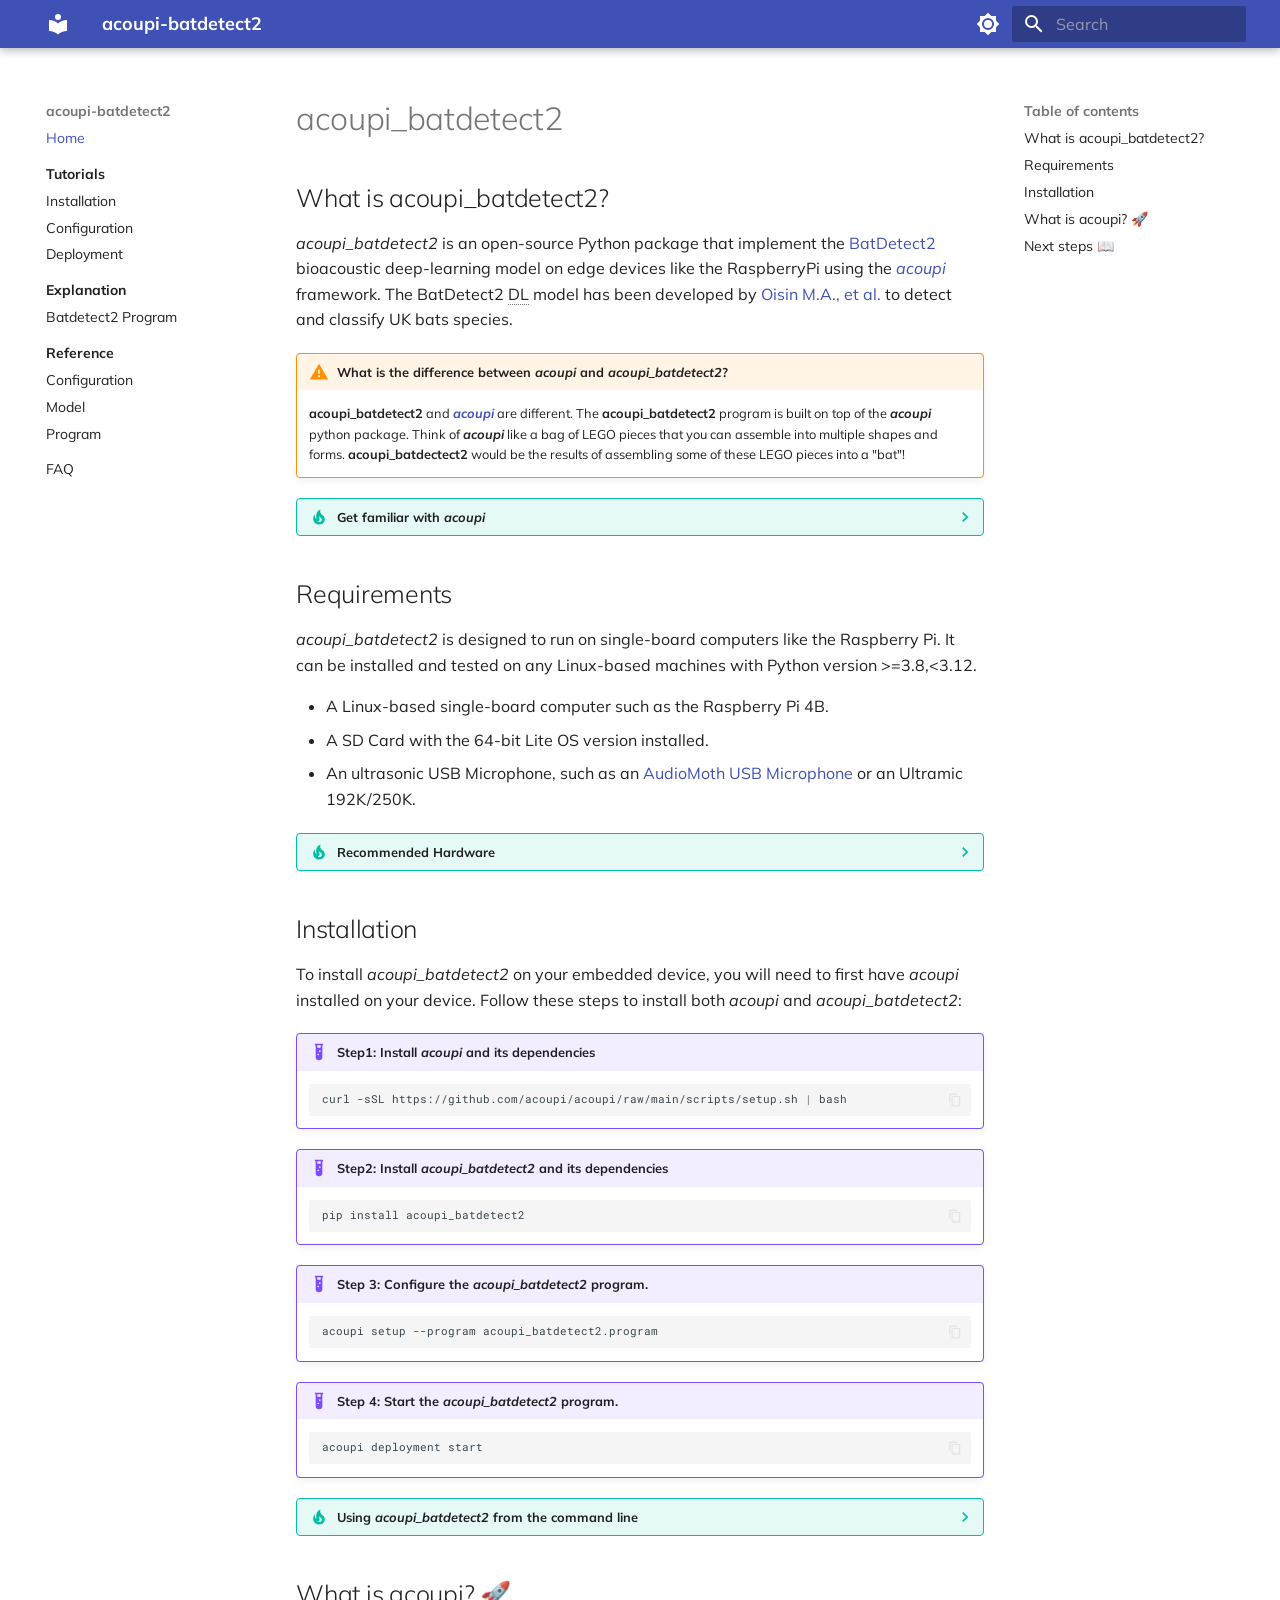
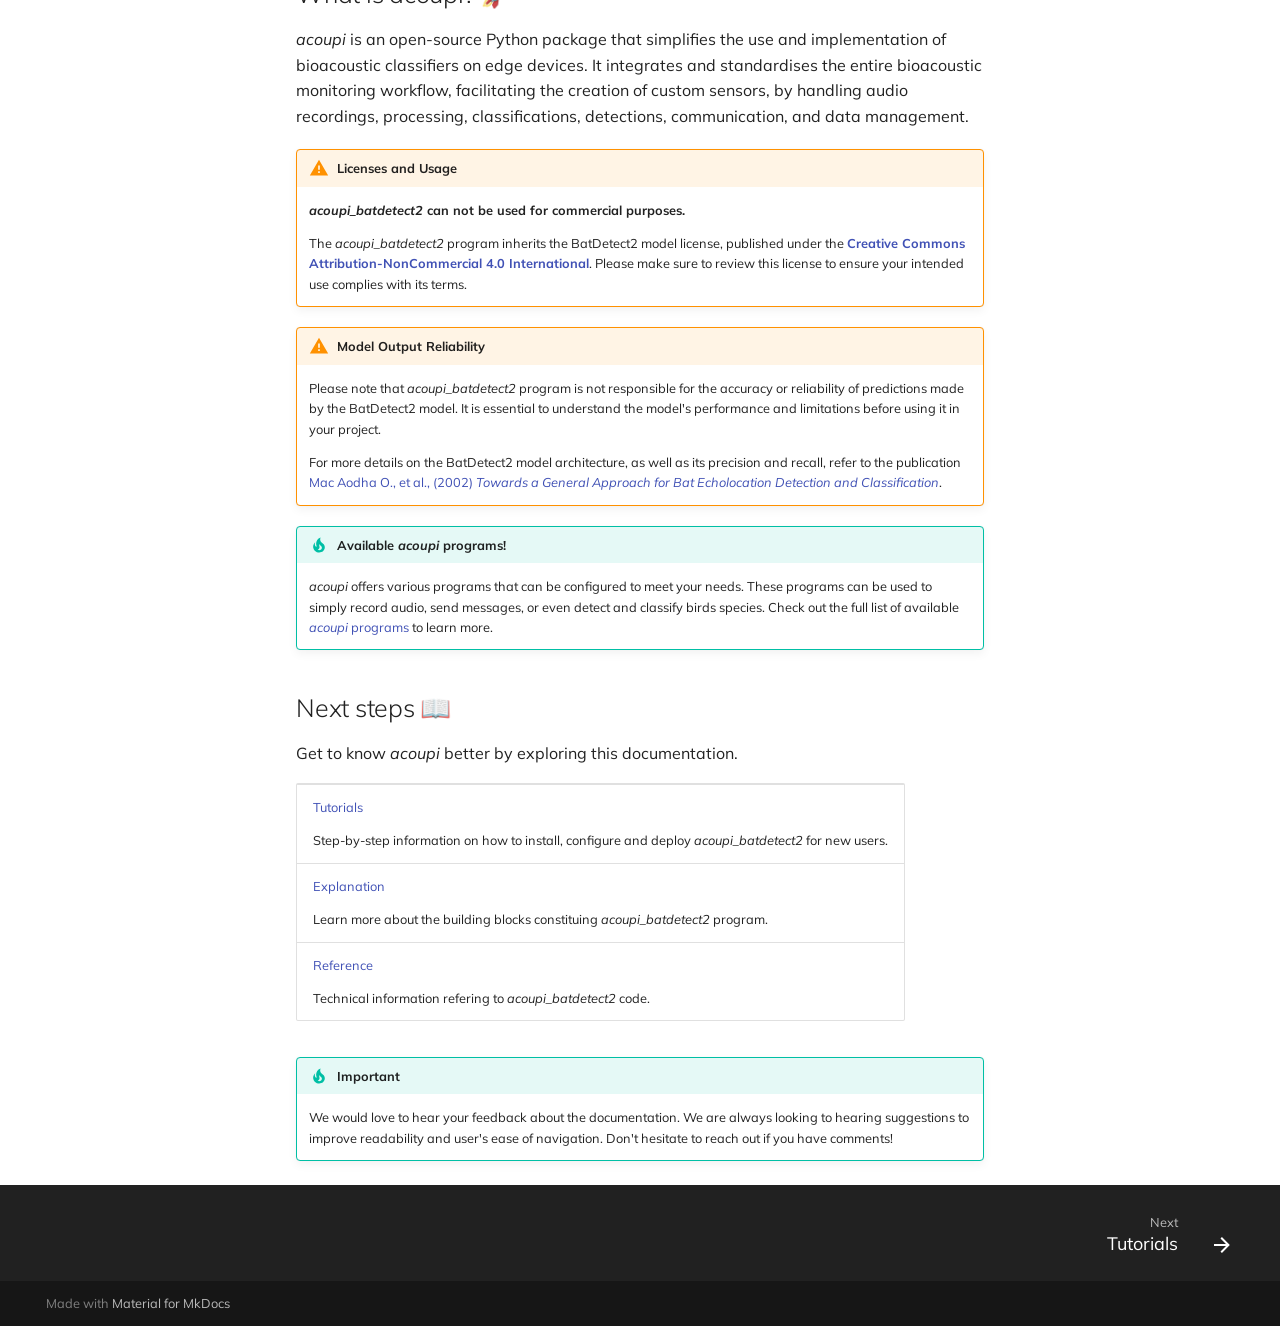
<file: index.html>
<!doctype html>
<html lang="en" class="no-js">
  <head>
    
      <meta charset="utf-8">
      <meta name="viewport" content="width=device-width,initial-scale=1">
      
      
      
        <link rel="canonical" href="https://acoupi.github.io/acoupi-batdetect2/">
      
      
      
        <link rel="next" href="tutorials/">
      
      
      <link rel="icon" href="assets/favicon.svg">
      <meta name="generator" content="mkdocs-1.6.1, mkdocs-material-9.5.42">
    
    
      
        <title>acoupi-batdetect2</title>
      
    
    
      <link rel="stylesheet" href="assets/stylesheets/main.0253249f.min.css">
      
        
        <link rel="stylesheet" href="assets/stylesheets/palette.06af60db.min.css">
      
      


    
    
      
    
    
      
        
        
        <link rel="preconnect" href="https://fonts.gstatic.com" crossorigin>
        <link rel="stylesheet" href="https://fonts.googleapis.com/css?family=Mulish:300,300i,400,400i,700,700i%7CRoboto+Mono:400,400i,700,700i&display=fallback">
        <style>:root{--md-text-font:"Mulish";--md-code-font:"Roboto Mono"}</style>
      
    
    
      <link rel="stylesheet" href="assets/_mkdocstrings.css">
    
      <link rel="stylesheet" href="css/style.css">
    
    <script>__md_scope=new URL(".",location),__md_hash=e=>[...e].reduce(((e,_)=>(e<<5)-e+_.charCodeAt(0)),0),__md_get=(e,_=localStorage,t=__md_scope)=>JSON.parse(_.getItem(t.pathname+"."+e)),__md_set=(e,_,t=localStorage,a=__md_scope)=>{try{t.setItem(a.pathname+"."+e,JSON.stringify(_))}catch(e){}}</script>
    
      

    
    
    
  </head>
  
  
    
    
      
    
    
    
    
    <body dir="ltr" data-md-color-scheme="default" data-md-color-primary="indigo" data-md-color-accent="indigo">
  
    
    <input class="md-toggle" data-md-toggle="drawer" type="checkbox" id="__drawer" autocomplete="off">
    <input class="md-toggle" data-md-toggle="search" type="checkbox" id="__search" autocomplete="off">
    <label class="md-overlay" for="__drawer"></label>
    <div data-md-component="skip">
      
        
        <a href="#acoupi_batdetect2" class="md-skip">
          Skip to content
        </a>
      
    </div>
    <div data-md-component="announce">
      
    </div>
    
    
      

  

<header class="md-header md-header--shadow" data-md-component="header">
  <nav class="md-header__inner md-grid" aria-label="Header">
    <a href="." title="acoupi-batdetect2" class="md-header__button md-logo" aria-label="acoupi-batdetect2" data-md-component="logo">
      
  
  <svg xmlns="http://www.w3.org/2000/svg" viewBox="0 0 24 24"><path d="M12 8a3 3 0 0 0 3-3 3 3 0 0 0-3-3 3 3 0 0 0-3 3 3 3 0 0 0 3 3m0 3.54C9.64 9.35 6.5 8 3 8v11c3.5 0 6.64 1.35 9 3.54 2.36-2.19 5.5-3.54 9-3.54V8c-3.5 0-6.64 1.35-9 3.54"/></svg>

    </a>
    <label class="md-header__button md-icon" for="__drawer">
      
      <svg xmlns="http://www.w3.org/2000/svg" viewBox="0 0 24 24"><path d="M3 6h18v2H3zm0 5h18v2H3zm0 5h18v2H3z"/></svg>
    </label>
    <div class="md-header__title" data-md-component="header-title">
      <div class="md-header__ellipsis">
        <div class="md-header__topic">
          <span class="md-ellipsis">
            acoupi-batdetect2
          </span>
        </div>
        <div class="md-header__topic" data-md-component="header-topic">
          <span class="md-ellipsis">
            
              Home
            
          </span>
        </div>
      </div>
    </div>
    
      
        <form class="md-header__option" data-md-component="palette">
  
    
    
    
    <input class="md-option" data-md-color-media="" data-md-color-scheme="default" data-md-color-primary="indigo" data-md-color-accent="indigo"  aria-label="Switch to dark mode"  type="radio" name="__palette" id="__palette_0">
    
      <label class="md-header__button md-icon" title="Switch to dark mode" for="__palette_1" hidden>
        <svg xmlns="http://www.w3.org/2000/svg" viewBox="0 0 24 24"><path d="M12 8a4 4 0 0 0-4 4 4 4 0 0 0 4 4 4 4 0 0 0 4-4 4 4 0 0 0-4-4m0 10a6 6 0 0 1-6-6 6 6 0 0 1 6-6 6 6 0 0 1 6 6 6 6 0 0 1-6 6m8-9.31V4h-4.69L12 .69 8.69 4H4v4.69L.69 12 4 15.31V20h4.69L12 23.31 15.31 20H20v-4.69L23.31 12z"/></svg>
      </label>
    
  
    
    
    
    <input class="md-option" data-md-color-media="" data-md-color-scheme="slate" data-md-color-primary="indigo" data-md-color-accent="indigo"  aria-label="Switch to light mode"  type="radio" name="__palette" id="__palette_1">
    
      <label class="md-header__button md-icon" title="Switch to light mode" for="__palette_0" hidden>
        <svg xmlns="http://www.w3.org/2000/svg" viewBox="0 0 24 24"><path d="M12 18c-.89 0-1.74-.2-2.5-.55C11.56 16.5 13 14.42 13 12s-1.44-4.5-3.5-5.45C10.26 6.2 11.11 6 12 6a6 6 0 0 1 6 6 6 6 0 0 1-6 6m8-9.31V4h-4.69L12 .69 8.69 4H4v4.69L.69 12 4 15.31V20h4.69L12 23.31 15.31 20H20v-4.69L23.31 12z"/></svg>
      </label>
    
  
</form>
      
    
    
      <script>var palette=__md_get("__palette");if(palette&&palette.color){if("(prefers-color-scheme)"===palette.color.media){var media=matchMedia("(prefers-color-scheme: light)"),input=document.querySelector(media.matches?"[data-md-color-media='(prefers-color-scheme: light)']":"[data-md-color-media='(prefers-color-scheme: dark)']");palette.color.media=input.getAttribute("data-md-color-media"),palette.color.scheme=input.getAttribute("data-md-color-scheme"),palette.color.primary=input.getAttribute("data-md-color-primary"),palette.color.accent=input.getAttribute("data-md-color-accent")}for(var[key,value]of Object.entries(palette.color))document.body.setAttribute("data-md-color-"+key,value)}</script>
    
    
    
      <label class="md-header__button md-icon" for="__search">
        
        <svg xmlns="http://www.w3.org/2000/svg" viewBox="0 0 24 24"><path d="M9.5 3A6.5 6.5 0 0 1 16 9.5c0 1.61-.59 3.09-1.56 4.23l.27.27h.79l5 5-1.5 1.5-5-5v-.79l-.27-.27A6.52 6.52 0 0 1 9.5 16 6.5 6.5 0 0 1 3 9.5 6.5 6.5 0 0 1 9.5 3m0 2C7 5 5 7 5 9.5S7 14 9.5 14 14 12 14 9.5 12 5 9.5 5"/></svg>
      </label>
      <div class="md-search" data-md-component="search" role="dialog">
  <label class="md-search__overlay" for="__search"></label>
  <div class="md-search__inner" role="search">
    <form class="md-search__form" name="search">
      <input type="text" class="md-search__input" name="query" aria-label="Search" placeholder="Search" autocapitalize="off" autocorrect="off" autocomplete="off" spellcheck="false" data-md-component="search-query" required>
      <label class="md-search__icon md-icon" for="__search">
        
        <svg xmlns="http://www.w3.org/2000/svg" viewBox="0 0 24 24"><path d="M9.5 3A6.5 6.5 0 0 1 16 9.5c0 1.61-.59 3.09-1.56 4.23l.27.27h.79l5 5-1.5 1.5-5-5v-.79l-.27-.27A6.52 6.52 0 0 1 9.5 16 6.5 6.5 0 0 1 3 9.5 6.5 6.5 0 0 1 9.5 3m0 2C7 5 5 7 5 9.5S7 14 9.5 14 14 12 14 9.5 12 5 9.5 5"/></svg>
        
        <svg xmlns="http://www.w3.org/2000/svg" viewBox="0 0 24 24"><path d="M20 11v2H8l5.5 5.5-1.42 1.42L4.16 12l7.92-7.92L13.5 5.5 8 11z"/></svg>
      </label>
      <nav class="md-search__options" aria-label="Search">
        
        <button type="reset" class="md-search__icon md-icon" title="Clear" aria-label="Clear" tabindex="-1">
          
          <svg xmlns="http://www.w3.org/2000/svg" viewBox="0 0 24 24"><path d="M19 6.41 17.59 5 12 10.59 6.41 5 5 6.41 10.59 12 5 17.59 6.41 19 12 13.41 17.59 19 19 17.59 13.41 12z"/></svg>
        </button>
      </nav>
      
    </form>
    <div class="md-search__output">
      <div class="md-search__scrollwrap" tabindex="0" data-md-scrollfix>
        <div class="md-search-result" data-md-component="search-result">
          <div class="md-search-result__meta">
            Initializing search
          </div>
          <ol class="md-search-result__list" role="presentation"></ol>
        </div>
      </div>
    </div>
  </div>
</div>
    
    
  </nav>
  
</header>
    
    <div class="md-container" data-md-component="container">
      
      
        
          
        
      
      <main class="md-main" data-md-component="main">
        <div class="md-main__inner md-grid">
          
            
              
              <div class="md-sidebar md-sidebar--primary" data-md-component="sidebar" data-md-type="navigation" >
                <div class="md-sidebar__scrollwrap">
                  <div class="md-sidebar__inner">
                    



<nav class="md-nav md-nav--primary" aria-label="Navigation" data-md-level="0">
  <label class="md-nav__title" for="__drawer">
    <a href="." title="acoupi-batdetect2" class="md-nav__button md-logo" aria-label="acoupi-batdetect2" data-md-component="logo">
      
  
  <svg xmlns="http://www.w3.org/2000/svg" viewBox="0 0 24 24"><path d="M12 8a3 3 0 0 0 3-3 3 3 0 0 0-3-3 3 3 0 0 0-3 3 3 3 0 0 0 3 3m0 3.54C9.64 9.35 6.5 8 3 8v11c3.5 0 6.64 1.35 9 3.54 2.36-2.19 5.5-3.54 9-3.54V8c-3.5 0-6.64 1.35-9 3.54"/></svg>

    </a>
    acoupi-batdetect2
  </label>
  
  <ul class="md-nav__list" data-md-scrollfix>
    
      
      
  
  
    
  
  
  
    <li class="md-nav__item md-nav__item--active">
      
      <input class="md-nav__toggle md-toggle" type="checkbox" id="__toc">
      
      
        
      
      
        <label class="md-nav__link md-nav__link--active" for="__toc">
          
  
  <span class="md-ellipsis">
    Home
  </span>
  

          <span class="md-nav__icon md-icon"></span>
        </label>
      
      <a href="." class="md-nav__link md-nav__link--active">
        
  
  <span class="md-ellipsis">
    Home
  </span>
  

      </a>
      
        

<nav class="md-nav md-nav--secondary" aria-label="Table of contents">
  
  
  
    
  
  
    <label class="md-nav__title" for="__toc">
      <span class="md-nav__icon md-icon"></span>
      Table of contents
    </label>
    <ul class="md-nav__list" data-md-component="toc" data-md-scrollfix>
      
        <li class="md-nav__item">
  <a href="#what_is_acoupi_batdetect2" class="md-nav__link">
    <span class="md-ellipsis">
      What is acoupi_batdetect2?
    </span>
  </a>
  
</li>
      
        <li class="md-nav__item">
  <a href="#requirements" class="md-nav__link">
    <span class="md-ellipsis">
      Requirements
    </span>
  </a>
  
</li>
      
        <li class="md-nav__item">
  <a href="#installation" class="md-nav__link">
    <span class="md-ellipsis">
      Installation
    </span>
  </a>
  
</li>
      
        <li class="md-nav__item">
  <a href="#what_is_acoupi" class="md-nav__link">
    <span class="md-ellipsis">
      What is acoupi? 🚀
    </span>
  </a>
  
</li>
      
        <li class="md-nav__item">
  <a href="#next_steps" class="md-nav__link">
    <span class="md-ellipsis">
      Next steps 📖
    </span>
  </a>
  
</li>
      
    </ul>
  
</nav>
      
    </li>
  

    
      
      
  
  
  
  
    
    
      
        
          
        
      
        
      
        
      
        
      
    
    
      
        
        
      
    
    
    <li class="md-nav__item md-nav__item--section md-nav__item--nested">
      
        
        
        <input class="md-nav__toggle md-toggle " type="checkbox" id="__nav_2" >
        
          
          
          <div class="md-nav__link md-nav__container">
            <a href="tutorials/" class="md-nav__link ">
              
  
  <span class="md-ellipsis">
    Tutorials
  </span>
  

            </a>
            
              
              <label class="md-nav__link " for="__nav_2" id="__nav_2_label" tabindex="">
                <span class="md-nav__icon md-icon"></span>
              </label>
            
          </div>
        
        <nav class="md-nav" data-md-level="1" aria-labelledby="__nav_2_label" aria-expanded="false">
          <label class="md-nav__title" for="__nav_2">
            <span class="md-nav__icon md-icon"></span>
            Tutorials
          </label>
          <ul class="md-nav__list" data-md-scrollfix>
            
              
            
              
                
  
  
  
  
    <li class="md-nav__item">
      <a href="tutorials/installation/" class="md-nav__link">
        
  
  <span class="md-ellipsis">
    Installation
  </span>
  

      </a>
    </li>
  

              
            
              
                
  
  
  
  
    <li class="md-nav__item">
      <a href="tutorials/configuration/" class="md-nav__link">
        
  
  <span class="md-ellipsis">
    Configuration
  </span>
  

      </a>
    </li>
  

              
            
              
                
  
  
  
  
    <li class="md-nav__item">
      <a href="tutorials/deployment/" class="md-nav__link">
        
  
  <span class="md-ellipsis">
    Deployment
  </span>
  

      </a>
    </li>
  

              
            
          </ul>
        </nav>
      
    </li>
  

    
      
      
  
  
  
  
    
    
      
        
          
        
      
        
      
    
    
      
        
        
      
    
    
    <li class="md-nav__item md-nav__item--section md-nav__item--nested">
      
        
        
        <input class="md-nav__toggle md-toggle " type="checkbox" id="__nav_3" >
        
          
          
          <div class="md-nav__link md-nav__container">
            <a href="explanation/" class="md-nav__link ">
              
  
  <span class="md-ellipsis">
    Explanation
  </span>
  

            </a>
            
              
              <label class="md-nav__link " for="__nav_3" id="__nav_3_label" tabindex="">
                <span class="md-nav__icon md-icon"></span>
              </label>
            
          </div>
        
        <nav class="md-nav" data-md-level="1" aria-labelledby="__nav_3_label" aria-expanded="false">
          <label class="md-nav__title" for="__nav_3">
            <span class="md-nav__icon md-icon"></span>
            Explanation
          </label>
          <ul class="md-nav__list" data-md-scrollfix>
            
              
            
              
                
  
  
  
  
    <li class="md-nav__item">
      <a href="explanation/batdetect2_program/" class="md-nav__link">
        
  
  <span class="md-ellipsis">
    Batdetect2 Program
  </span>
  

      </a>
    </li>
  

              
            
          </ul>
        </nav>
      
    </li>
  

    
      
      
  
  
  
  
    
    
      
        
          
        
      
        
      
        
      
        
      
    
    
      
        
        
      
    
    
    <li class="md-nav__item md-nav__item--section md-nav__item--nested">
      
        
        
        <input class="md-nav__toggle md-toggle " type="checkbox" id="__nav_4" >
        
          
          
          <div class="md-nav__link md-nav__container">
            <a href="reference/" class="md-nav__link ">
              
  
  <span class="md-ellipsis">
    Reference
  </span>
  

            </a>
            
              
              <label class="md-nav__link " for="__nav_4" id="__nav_4_label" tabindex="">
                <span class="md-nav__icon md-icon"></span>
              </label>
            
          </div>
        
        <nav class="md-nav" data-md-level="1" aria-labelledby="__nav_4_label" aria-expanded="false">
          <label class="md-nav__title" for="__nav_4">
            <span class="md-nav__icon md-icon"></span>
            Reference
          </label>
          <ul class="md-nav__list" data-md-scrollfix>
            
              
            
              
                
  
  
  
  
    <li class="md-nav__item">
      <a href="reference/configuration/" class="md-nav__link">
        
  
  <span class="md-ellipsis">
    Configuration
  </span>
  

      </a>
    </li>
  

              
            
              
                
  
  
  
  
    <li class="md-nav__item">
      <a href="reference/model/" class="md-nav__link">
        
  
  <span class="md-ellipsis">
    Model
  </span>
  

      </a>
    </li>
  

              
            
              
                
  
  
  
  
    <li class="md-nav__item">
      <a href="reference/program/" class="md-nav__link">
        
  
  <span class="md-ellipsis">
    Program
  </span>
  

      </a>
    </li>
  

              
            
          </ul>
        </nav>
      
    </li>
  

    
      
      
  
  
  
  
    <li class="md-nav__item">
      <a href="faq/" class="md-nav__link">
        
  
  <span class="md-ellipsis">
    FAQ
  </span>
  

      </a>
    </li>
  

    
  </ul>
</nav>
                  </div>
                </div>
              </div>
            
            
              
              <div class="md-sidebar md-sidebar--secondary" data-md-component="sidebar" data-md-type="toc" >
                <div class="md-sidebar__scrollwrap">
                  <div class="md-sidebar__inner">
                    

<nav class="md-nav md-nav--secondary" aria-label="Table of contents">
  
  
  
    
  
  
    <label class="md-nav__title" for="__toc">
      <span class="md-nav__icon md-icon"></span>
      Table of contents
    </label>
    <ul class="md-nav__list" data-md-component="toc" data-md-scrollfix>
      
        <li class="md-nav__item">
  <a href="#what_is_acoupi_batdetect2" class="md-nav__link">
    <span class="md-ellipsis">
      What is acoupi_batdetect2?
    </span>
  </a>
  
</li>
      
        <li class="md-nav__item">
  <a href="#requirements" class="md-nav__link">
    <span class="md-ellipsis">
      Requirements
    </span>
  </a>
  
</li>
      
        <li class="md-nav__item">
  <a href="#installation" class="md-nav__link">
    <span class="md-ellipsis">
      Installation
    </span>
  </a>
  
</li>
      
        <li class="md-nav__item">
  <a href="#what_is_acoupi" class="md-nav__link">
    <span class="md-ellipsis">
      What is acoupi? 🚀
    </span>
  </a>
  
</li>
      
        <li class="md-nav__item">
  <a href="#next_steps" class="md-nav__link">
    <span class="md-ellipsis">
      Next steps 📖
    </span>
  </a>
  
</li>
      
    </ul>
  
</nav>
                  </div>
                </div>
              </div>
            
          
          
            <div class="md-content" data-md-component="content">
              <article class="md-content__inner md-typeset">
                
                  


<div><h1 id="acoupi_batdetect2">acoupi_batdetect2<a class="headerlink" href="#acoupi_batdetect2" title="Permanent link">#</a></h1>
<h2 id="what_is_acoupi_batdetect2">What is acoupi_batdetect2?<a class="headerlink" href="#what_is_acoupi_batdetect2" title="Permanent link">#</a></h2>
<p><em>acoupi_batdetect2</em> is an open-source Python package that implement the <a href="https://github.com/macaodha/batdetect2">BatDetect2</a> bioacoustic deep-learning model on edge devices like the RaspberryPi using the <a href="https://github.com/acoupi"><em>acoupi</em></a> framework. The BatDetect2 <abbr title="Deep Learning">DL</abbr> model has been developed by <a href="https://doi.org/10.1101/2022.12.14.520490">Oisin M.A., et al.</a> to detect and classify UK bats species. </p>
<div class="admonition warning">
<p class="admonition-title">What is the difference between <em>acoupi</em> and <em>acoupi_batdetect2</em>?</p>
<p><strong>acoupi_batdetect2</strong> and <a href="https://acoupi.github.io/acoupi"><strong><em>acoupi</em></strong></a> are different. The <strong>acoupi_batdetect2</strong> program is built on top of the <strong><em>acoupi</em></strong> python package. Think of <strong><em>acoupi</em></strong> like a bag of LEGO pieces that you can assemble into multiple shapes and forms. <strong>acoupi_batdectect2</strong> would be the results of assembling some of these LEGO pieces into a "bat"!</p>
</div>
<details class="tip">
<summary>Get familiar with <em>acoupi</em></summary>
<p><em>acoupi_batdetect2</em> builds on and inherits features from <em>acoupi</em>. If you want to learn more the <a href="https://acoupi.github.io/acoupi"><em>acoupi</em></a> framework, we recommand starting with <em>acoupi's</em> home documentation. </p>
</details>
<h2 id="requirements">Requirements<a class="headerlink" href="#requirements" title="Permanent link">#</a></h2>
<p><em>acoupi_batdetect2</em> is designed to run on single-board computers like the Raspberry Pi.
It can be installed and tested on any Linux-based machines with Python version &gt;=3.8,&lt;3.12.</p>
<ul>
<li>A Linux-based single-board computer such as the Raspberry Pi 4B.</li>
<li>A SD Card with the 64-bit Lite OS version installed.</li>
<li>An ultrasonic USB Microphone, such as an <a href="https://www.openacousticdevices.info/audiomoth">AudioMoth USB Microphone</a> or an Ultramic 192K/250K.</li>
</ul>
<details class="tip">
<summary>Recommended Hardware</summary>
<p>The software has been extensively developed and tested with the <abbr title="Raspberry Pi">RPi</abbr> 4B.
We advise users to select the <abbr title="Raspberry Pi">RPi</abbr> 4B or a device featuring similar specifications.</p>
</details>
<h2 id="installation">Installation<a class="headerlink" href="#installation" title="Permanent link">#</a></h2>
<p>To install <em>acoupi_batdetect2</em> on your embedded device, you will need to first have <em>acoupi</em> installed on your device. Follow these steps to install both <em>acoupi</em> and <em>acoupi_batdetect2</em>:</p>
<div class="admonition example">
<p class="admonition-title">Step1: Install <em>acoupi</em> and its dependencies</p>
<div class="language-bash highlight"><pre><span></span><code><span id="__span-0-1"><a id="__codelineno-0-1" name="__codelineno-0-1" href="#__codelineno-0-1"></a>curl<span class="w"> </span>-sSL<span class="w"> </span>https://github.com/acoupi/acoupi/raw/main/scripts/setup.sh<span class="w"> </span><span class="p">|</span><span class="w"> </span>bash
</span></code></pre></div>
</div>
<div class="admonition example">
<p class="admonition-title">Step2: Install <em>acoupi_batdetect2</em> and its dependencies</p>
<div class="language-bash highlight"><pre><span></span><code><span id="__span-1-1"><a id="__codelineno-1-1" name="__codelineno-1-1" href="#__codelineno-1-1"></a>pip<span class="w"> </span>install<span class="w"> </span>acoupi_batdetect2
</span></code></pre></div>
</div>
<div class="admonition example">
<p class="admonition-title">Step 3: Configure the <em>acoupi_batdetect2</em> program.</p>
<div class="language-bash highlight"><pre><span></span><code><span id="__span-2-1"><a id="__codelineno-2-1" name="__codelineno-2-1" href="#__codelineno-2-1"></a>acoupi<span class="w"> </span>setup<span class="w"> </span>--program<span class="w"> </span>acoupi_batdetect2.program
</span></code></pre></div>
</div>
<div class="admonition example">
<p class="admonition-title">Step 4: Start the <em>acoupi_batdetect2</em> program.</p>
<div class="language-bash highlight"><pre><span></span><code><span id="__span-3-1"><a id="__codelineno-3-1" name="__codelineno-3-1" href="#__codelineno-3-1"></a>acoupi<span class="w"> </span>deployment<span class="w"> </span>start
</span></code></pre></div>
</div>
<details class="tip">
<summary>Using <em>acoupi_batdetect2</em> from the command line</summary>
<p>To check what are the available commands for <em>acoupi_batdetect2</em>, enter <code>acoupi --help</code>. For more details about each of the commands, refer to the <em>acoupi</em> <a href="https://acoupi.github.io/acoupi/reference/cli/"><abbr title="Command Line Interface">CLI</abbr> documentation</a> for further info.</p>
</details>
<h2 id="what_is_acoupi">What is acoupi? 🚀<a class="headerlink" href="#what_is_acoupi" title="Permanent link">#</a></h2>
<p><em>acoupi</em> is an open-source Python package that simplifies the use and implementation of bioacoustic classifiers on edge devices. 
It integrates and standardises the entire bioacoustic monitoring workflow, facilitating the creation of custom sensors, by handling audio recordings, processing, classifications, detections, communication, and data management.</p>
<div class="admonition warning">
<p class="admonition-title">Licenses and Usage</p>
<p><strong><em>acoupi_batdetect2</em> can not be used for commercial purposes.</strong></p>
<p>The <em>acoupi_batdetect2</em> program inherits the BatDetect2 model license, published under the <a href="https://github.com/macaodha/batdetect2?tab=License-1-ov-file#readme"><strong>Creative Commons Attribution-NonCommercial 4.0 International</strong></a>. Please make sure to review this license to ensure your intended use complies with its terms.</p>
</div>
<div class="admonition warning">
<p class="admonition-title">Model Output Reliability</p>
<p>Please note that <em>acoupi_batdetect2</em> program is not responsible for the accuracy or reliability of predictions made by the BatDetect2 model. It is essential to understand the model's performance and limitations before using it in your project.</p>
<p>For more details on the BatDetect2 model architecture, as well as its precision and recall, refer to the publication <a href="https://doi.org/10.1101/2022.12.14.520490">Mac Aodha O., et al., (2002) <em>Towards a General Approach for Bat Echolocation Detection and Classification</em></a>.</p>
</div>
<div class="admonition tip">
<p class="admonition-title">Available <em>acoupi</em> programs!</p>
<p><em>acoupi</em> offers various programs that can be configured to meet your needs. These programs can be used to simply record audio, send messages, or even detect and classify birds species. Check out the full list of available <a href="https://acoupi.github.io/acoupi/explanation/programs/#pre-built_programs"><em>acoupi</em> programs</a> to learn more. </p>
</div>
<h2 id="next_steps">Next steps 📖<a class="headerlink" href="#next_steps" title="Permanent link">#</a></h2>
<p>Get to know <em>acoupi</em> better by exploring this documentation.</p>
<table>
    <tr>
        <td>
            <a href="tutorials">Tutorials</a>
            <p>Step-by-step information on how to install, configure and deploy <i>acoupi_batdetect2</i> for new users.</p>
        </td>
    </tr>
    <tr>
        <td>
            <a href="explanation">Explanation</a>
            <p>Learn more about the building blocks constituing <i>acoupi_batdetect2</i> program.</p>
        </td>
    </tr>
    <tr>
        <td>
            <a href="reference">Reference</a>
            <p>Technical information refering to <i>acoupi_batdetect2</i> code.</p>
        </td>
    </tr>
</table>

<div class="admonition tip">
<p class="admonition-title">Important</p>
<p>We would love to hear your feedback about the documentation. We are always looking to hearing suggestions to improve readability and user's ease of navigation. Don't hesitate to reach out if you have comments!</p>
</div></div>












                
              </article>
            </div>
          
          
<script>var target=document.getElementById(location.hash.slice(1));target&&target.name&&(target.checked=target.name.startsWith("__tabbed_"))</script>
        </div>
        
          <button type="button" class="md-top md-icon" data-md-component="top" hidden>
  
  <svg xmlns="http://www.w3.org/2000/svg" viewBox="0 0 24 24"><path d="M13 20h-2V8l-5.5 5.5-1.42-1.42L12 4.16l7.92 7.92-1.42 1.42L13 8z"/></svg>
  Back to top
</button>
        
      </main>
      
        <footer class="md-footer">
  
    
      
      <nav class="md-footer__inner md-grid" aria-label="Footer" >
        
        
          
          <a href="tutorials/" class="md-footer__link md-footer__link--next" aria-label="Next: Tutorials">
            <div class="md-footer__title">
              <span class="md-footer__direction">
                Next
              </span>
              <div class="md-ellipsis">
                Tutorials
              </div>
            </div>
            <div class="md-footer__button md-icon">
              
              <svg xmlns="http://www.w3.org/2000/svg" viewBox="0 0 24 24"><path d="M4 11v2h12l-5.5 5.5 1.42 1.42L19.84 12l-7.92-7.92L10.5 5.5 16 11z"/></svg>
            </div>
          </a>
        
      </nav>
    
  
  <div class="md-footer-meta md-typeset">
    <div class="md-footer-meta__inner md-grid">
      <div class="md-copyright">
  
  
    Made with
    <a href="https://squidfunk.github.io/mkdocs-material/" target="_blank" rel="noopener">
      Material for MkDocs
    </a>
  
</div>
      
    </div>
  </div>
</footer>
      
    </div>
    <div class="md-dialog" data-md-component="dialog">
      <div class="md-dialog__inner md-typeset"></div>
    </div>
    
    
    <script id="__config" type="application/json">{"base": ".", "features": ["content.code.copy", "navigation.tracking", "navigation.indexes", "navigation.sections", "navigation.top", "navigation.footer", "toc.follow"], "search": "assets/javascripts/workers/search.6ce7567c.min.js", "translations": {"clipboard.copied": "Copied to clipboard", "clipboard.copy": "Copy to clipboard", "search.result.more.one": "1 more on this page", "search.result.more.other": "# more on this page", "search.result.none": "No matching documents", "search.result.one": "1 matching document", "search.result.other": "# matching documents", "search.result.placeholder": "Type to start searching", "search.result.term.missing": "Missing", "select.version": "Select version"}}</script>
    
    
      <script src="assets/javascripts/bundle.83f73b43.min.js"></script>
      
    
  </body>
</html>
</file>
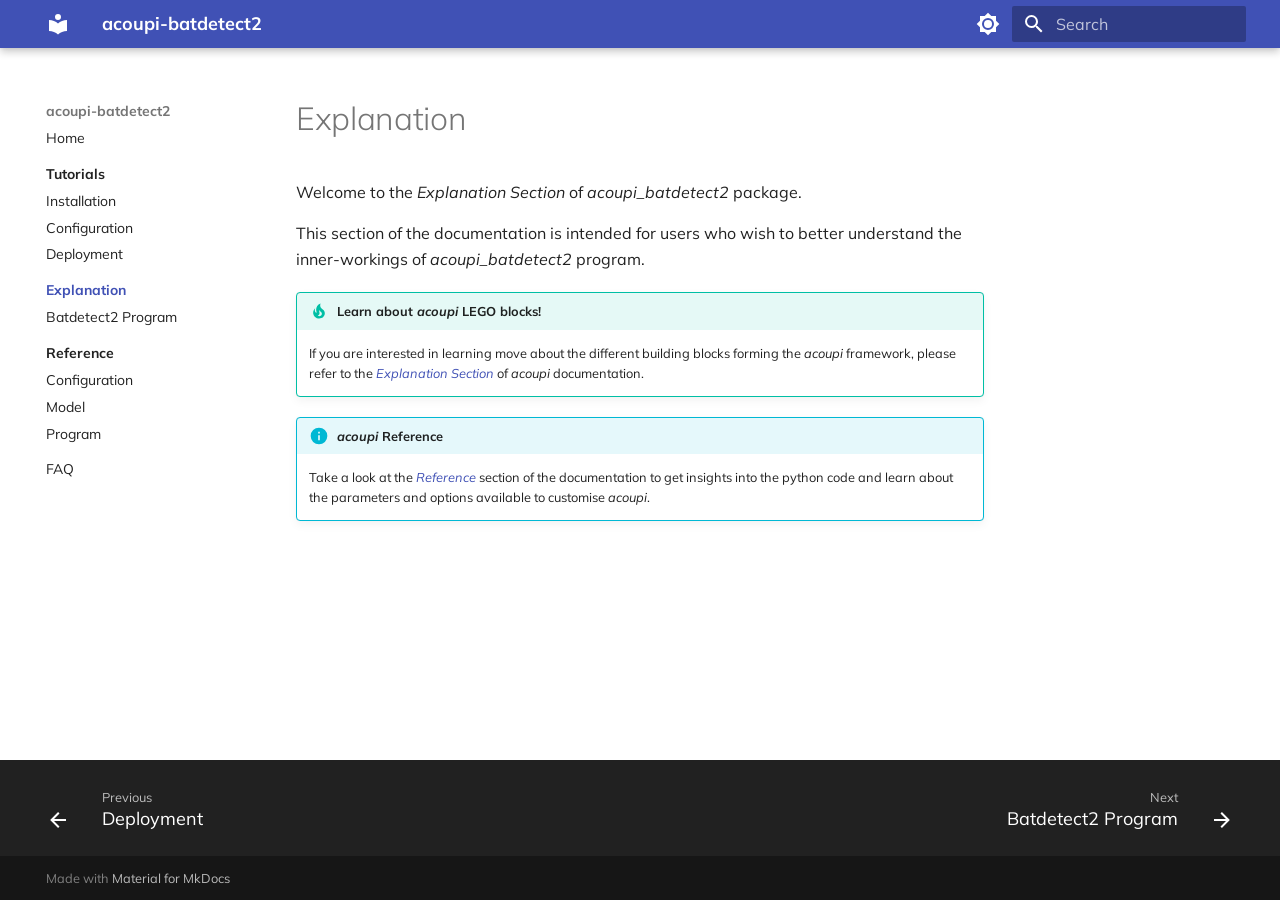
<file: explanation/index.html>
<!doctype html>
<html lang="en" class="no-js">
  <head>
    
      <meta charset="utf-8">
      <meta name="viewport" content="width=device-width,initial-scale=1">
      
      
      
        <link rel="canonical" href="https://acoupi.github.io/acoupi-batdetect2/explanation/">
      
      
        <link rel="prev" href="../tutorials/deployment/">
      
      
        <link rel="next" href="batdetect2_program/">
      
      
      <link rel="icon" href="../assets/favicon.svg">
      <meta name="generator" content="mkdocs-1.6.1, mkdocs-material-9.5.42">
    
    
      
        <title>Explanation - acoupi-batdetect2</title>
      
    
    
      <link rel="stylesheet" href="../assets/stylesheets/main.0253249f.min.css">
      
        
        <link rel="stylesheet" href="../assets/stylesheets/palette.06af60db.min.css">
      
      


    
    
      
    
    
      
        
        
        <link rel="preconnect" href="https://fonts.gstatic.com" crossorigin>
        <link rel="stylesheet" href="https://fonts.googleapis.com/css?family=Mulish:300,300i,400,400i,700,700i%7CRoboto+Mono:400,400i,700,700i&display=fallback">
        <style>:root{--md-text-font:"Mulish";--md-code-font:"Roboto Mono"}</style>
      
    
    
      <link rel="stylesheet" href="../assets/_mkdocstrings.css">
    
      <link rel="stylesheet" href="../css/style.css">
    
    <script>__md_scope=new URL("..",location),__md_hash=e=>[...e].reduce(((e,_)=>(e<<5)-e+_.charCodeAt(0)),0),__md_get=(e,_=localStorage,t=__md_scope)=>JSON.parse(_.getItem(t.pathname+"."+e)),__md_set=(e,_,t=localStorage,a=__md_scope)=>{try{t.setItem(a.pathname+"."+e,JSON.stringify(_))}catch(e){}}</script>
    
      

    
    
    
  </head>
  
  
    
    
      
    
    
    
    
    <body dir="ltr" data-md-color-scheme="default" data-md-color-primary="indigo" data-md-color-accent="indigo">
  
    
    <input class="md-toggle" data-md-toggle="drawer" type="checkbox" id="__drawer" autocomplete="off">
    <input class="md-toggle" data-md-toggle="search" type="checkbox" id="__search" autocomplete="off">
    <label class="md-overlay" for="__drawer"></label>
    <div data-md-component="skip">
      
        
        <a href="#explanation" class="md-skip">
          Skip to content
        </a>
      
    </div>
    <div data-md-component="announce">
      
    </div>
    
    
      

  

<header class="md-header md-header--shadow" data-md-component="header">
  <nav class="md-header__inner md-grid" aria-label="Header">
    <a href=".." title="acoupi-batdetect2" class="md-header__button md-logo" aria-label="acoupi-batdetect2" data-md-component="logo">
      
  
  <svg xmlns="http://www.w3.org/2000/svg" viewBox="0 0 24 24"><path d="M12 8a3 3 0 0 0 3-3 3 3 0 0 0-3-3 3 3 0 0 0-3 3 3 3 0 0 0 3 3m0 3.54C9.64 9.35 6.5 8 3 8v11c3.5 0 6.64 1.35 9 3.54 2.36-2.19 5.5-3.54 9-3.54V8c-3.5 0-6.64 1.35-9 3.54"/></svg>

    </a>
    <label class="md-header__button md-icon" for="__drawer">
      
      <svg xmlns="http://www.w3.org/2000/svg" viewBox="0 0 24 24"><path d="M3 6h18v2H3zm0 5h18v2H3zm0 5h18v2H3z"/></svg>
    </label>
    <div class="md-header__title" data-md-component="header-title">
      <div class="md-header__ellipsis">
        <div class="md-header__topic">
          <span class="md-ellipsis">
            acoupi-batdetect2
          </span>
        </div>
        <div class="md-header__topic" data-md-component="header-topic">
          <span class="md-ellipsis">
            
              Explanation
            
          </span>
        </div>
      </div>
    </div>
    
      
        <form class="md-header__option" data-md-component="palette">
  
    
    
    
    <input class="md-option" data-md-color-media="" data-md-color-scheme="default" data-md-color-primary="indigo" data-md-color-accent="indigo"  aria-label="Switch to dark mode"  type="radio" name="__palette" id="__palette_0">
    
      <label class="md-header__button md-icon" title="Switch to dark mode" for="__palette_1" hidden>
        <svg xmlns="http://www.w3.org/2000/svg" viewBox="0 0 24 24"><path d="M12 8a4 4 0 0 0-4 4 4 4 0 0 0 4 4 4 4 0 0 0 4-4 4 4 0 0 0-4-4m0 10a6 6 0 0 1-6-6 6 6 0 0 1 6-6 6 6 0 0 1 6 6 6 6 0 0 1-6 6m8-9.31V4h-4.69L12 .69 8.69 4H4v4.69L.69 12 4 15.31V20h4.69L12 23.31 15.31 20H20v-4.69L23.31 12z"/></svg>
      </label>
    
  
    
    
    
    <input class="md-option" data-md-color-media="" data-md-color-scheme="slate" data-md-color-primary="indigo" data-md-color-accent="indigo"  aria-label="Switch to light mode"  type="radio" name="__palette" id="__palette_1">
    
      <label class="md-header__button md-icon" title="Switch to light mode" for="__palette_0" hidden>
        <svg xmlns="http://www.w3.org/2000/svg" viewBox="0 0 24 24"><path d="M12 18c-.89 0-1.74-.2-2.5-.55C11.56 16.5 13 14.42 13 12s-1.44-4.5-3.5-5.45C10.26 6.2 11.11 6 12 6a6 6 0 0 1 6 6 6 6 0 0 1-6 6m8-9.31V4h-4.69L12 .69 8.69 4H4v4.69L.69 12 4 15.31V20h4.69L12 23.31 15.31 20H20v-4.69L23.31 12z"/></svg>
      </label>
    
  
</form>
      
    
    
      <script>var palette=__md_get("__palette");if(palette&&palette.color){if("(prefers-color-scheme)"===palette.color.media){var media=matchMedia("(prefers-color-scheme: light)"),input=document.querySelector(media.matches?"[data-md-color-media='(prefers-color-scheme: light)']":"[data-md-color-media='(prefers-color-scheme: dark)']");palette.color.media=input.getAttribute("data-md-color-media"),palette.color.scheme=input.getAttribute("data-md-color-scheme"),palette.color.primary=input.getAttribute("data-md-color-primary"),palette.color.accent=input.getAttribute("data-md-color-accent")}for(var[key,value]of Object.entries(palette.color))document.body.setAttribute("data-md-color-"+key,value)}</script>
    
    
    
      <label class="md-header__button md-icon" for="__search">
        
        <svg xmlns="http://www.w3.org/2000/svg" viewBox="0 0 24 24"><path d="M9.5 3A6.5 6.5 0 0 1 16 9.5c0 1.61-.59 3.09-1.56 4.23l.27.27h.79l5 5-1.5 1.5-5-5v-.79l-.27-.27A6.52 6.52 0 0 1 9.5 16 6.5 6.5 0 0 1 3 9.5 6.5 6.5 0 0 1 9.5 3m0 2C7 5 5 7 5 9.5S7 14 9.5 14 14 12 14 9.5 12 5 9.5 5"/></svg>
      </label>
      <div class="md-search" data-md-component="search" role="dialog">
  <label class="md-search__overlay" for="__search"></label>
  <div class="md-search__inner" role="search">
    <form class="md-search__form" name="search">
      <input type="text" class="md-search__input" name="query" aria-label="Search" placeholder="Search" autocapitalize="off" autocorrect="off" autocomplete="off" spellcheck="false" data-md-component="search-query" required>
      <label class="md-search__icon md-icon" for="__search">
        
        <svg xmlns="http://www.w3.org/2000/svg" viewBox="0 0 24 24"><path d="M9.5 3A6.5 6.5 0 0 1 16 9.5c0 1.61-.59 3.09-1.56 4.23l.27.27h.79l5 5-1.5 1.5-5-5v-.79l-.27-.27A6.52 6.52 0 0 1 9.5 16 6.5 6.5 0 0 1 3 9.5 6.5 6.5 0 0 1 9.5 3m0 2C7 5 5 7 5 9.5S7 14 9.5 14 14 12 14 9.5 12 5 9.5 5"/></svg>
        
        <svg xmlns="http://www.w3.org/2000/svg" viewBox="0 0 24 24"><path d="M20 11v2H8l5.5 5.5-1.42 1.42L4.16 12l7.92-7.92L13.5 5.5 8 11z"/></svg>
      </label>
      <nav class="md-search__options" aria-label="Search">
        
        <button type="reset" class="md-search__icon md-icon" title="Clear" aria-label="Clear" tabindex="-1">
          
          <svg xmlns="http://www.w3.org/2000/svg" viewBox="0 0 24 24"><path d="M19 6.41 17.59 5 12 10.59 6.41 5 5 6.41 10.59 12 5 17.59 6.41 19 12 13.41 17.59 19 19 17.59 13.41 12z"/></svg>
        </button>
      </nav>
      
    </form>
    <div class="md-search__output">
      <div class="md-search__scrollwrap" tabindex="0" data-md-scrollfix>
        <div class="md-search-result" data-md-component="search-result">
          <div class="md-search-result__meta">
            Initializing search
          </div>
          <ol class="md-search-result__list" role="presentation"></ol>
        </div>
      </div>
    </div>
  </div>
</div>
    
    
  </nav>
  
</header>
    
    <div class="md-container" data-md-component="container">
      
      
        
          
        
      
      <main class="md-main" data-md-component="main">
        <div class="md-main__inner md-grid">
          
            
              
              <div class="md-sidebar md-sidebar--primary" data-md-component="sidebar" data-md-type="navigation" >
                <div class="md-sidebar__scrollwrap">
                  <div class="md-sidebar__inner">
                    



<nav class="md-nav md-nav--primary" aria-label="Navigation" data-md-level="0">
  <label class="md-nav__title" for="__drawer">
    <a href=".." title="acoupi-batdetect2" class="md-nav__button md-logo" aria-label="acoupi-batdetect2" data-md-component="logo">
      
  
  <svg xmlns="http://www.w3.org/2000/svg" viewBox="0 0 24 24"><path d="M12 8a3 3 0 0 0 3-3 3 3 0 0 0-3-3 3 3 0 0 0-3 3 3 3 0 0 0 3 3m0 3.54C9.64 9.35 6.5 8 3 8v11c3.5 0 6.64 1.35 9 3.54 2.36-2.19 5.5-3.54 9-3.54V8c-3.5 0-6.64 1.35-9 3.54"/></svg>

    </a>
    acoupi-batdetect2
  </label>
  
  <ul class="md-nav__list" data-md-scrollfix>
    
      
      
  
  
  
  
    <li class="md-nav__item">
      <a href=".." class="md-nav__link">
        
  
  <span class="md-ellipsis">
    Home
  </span>
  

      </a>
    </li>
  

    
      
      
  
  
  
  
    
    
      
        
          
        
      
        
      
        
      
        
      
    
    
      
        
        
      
    
    
    <li class="md-nav__item md-nav__item--section md-nav__item--nested">
      
        
        
        <input class="md-nav__toggle md-toggle " type="checkbox" id="__nav_2" >
        
          
          
          <div class="md-nav__link md-nav__container">
            <a href="../tutorials/" class="md-nav__link ">
              
  
  <span class="md-ellipsis">
    Tutorials
  </span>
  

            </a>
            
              
              <label class="md-nav__link " for="__nav_2" id="__nav_2_label" tabindex="">
                <span class="md-nav__icon md-icon"></span>
              </label>
            
          </div>
        
        <nav class="md-nav" data-md-level="1" aria-labelledby="__nav_2_label" aria-expanded="false">
          <label class="md-nav__title" for="__nav_2">
            <span class="md-nav__icon md-icon"></span>
            Tutorials
          </label>
          <ul class="md-nav__list" data-md-scrollfix>
            
              
            
              
                
  
  
  
  
    <li class="md-nav__item">
      <a href="../tutorials/installation/" class="md-nav__link">
        
  
  <span class="md-ellipsis">
    Installation
  </span>
  

      </a>
    </li>
  

              
            
              
                
  
  
  
  
    <li class="md-nav__item">
      <a href="../tutorials/configuration/" class="md-nav__link">
        
  
  <span class="md-ellipsis">
    Configuration
  </span>
  

      </a>
    </li>
  

              
            
              
                
  
  
  
  
    <li class="md-nav__item">
      <a href="../tutorials/deployment/" class="md-nav__link">
        
  
  <span class="md-ellipsis">
    Deployment
  </span>
  

      </a>
    </li>
  

              
            
          </ul>
        </nav>
      
    </li>
  

    
      
      
  
  
    
  
  
  
    
    
      
        
          
        
      
        
      
    
    
      
        
        
      
    
    
    <li class="md-nav__item md-nav__item--active md-nav__item--section md-nav__item--nested">
      
        
        
        <input class="md-nav__toggle md-toggle " type="checkbox" id="__nav_3" checked>
        
          
          
          <div class="md-nav__link md-nav__container">
            <a href="./" class="md-nav__link md-nav__link--active">
              
  
  <span class="md-ellipsis">
    Explanation
  </span>
  

            </a>
            
              
              <label class="md-nav__link md-nav__link--active" for="__nav_3" id="__nav_3_label" tabindex="">
                <span class="md-nav__icon md-icon"></span>
              </label>
            
          </div>
        
        <nav class="md-nav" data-md-level="1" aria-labelledby="__nav_3_label" aria-expanded="true">
          <label class="md-nav__title" for="__nav_3">
            <span class="md-nav__icon md-icon"></span>
            Explanation
          </label>
          <ul class="md-nav__list" data-md-scrollfix>
            
              
            
              
                
  
  
  
  
    <li class="md-nav__item">
      <a href="batdetect2_program/" class="md-nav__link">
        
  
  <span class="md-ellipsis">
    Batdetect2 Program
  </span>
  

      </a>
    </li>
  

              
            
          </ul>
        </nav>
      
    </li>
  

    
      
      
  
  
  
  
    
    
      
        
          
        
      
        
      
        
      
        
      
    
    
      
        
        
      
    
    
    <li class="md-nav__item md-nav__item--section md-nav__item--nested">
      
        
        
        <input class="md-nav__toggle md-toggle " type="checkbox" id="__nav_4" >
        
          
          
          <div class="md-nav__link md-nav__container">
            <a href="../reference/" class="md-nav__link ">
              
  
  <span class="md-ellipsis">
    Reference
  </span>
  

            </a>
            
              
              <label class="md-nav__link " for="__nav_4" id="__nav_4_label" tabindex="">
                <span class="md-nav__icon md-icon"></span>
              </label>
            
          </div>
        
        <nav class="md-nav" data-md-level="1" aria-labelledby="__nav_4_label" aria-expanded="false">
          <label class="md-nav__title" for="__nav_4">
            <span class="md-nav__icon md-icon"></span>
            Reference
          </label>
          <ul class="md-nav__list" data-md-scrollfix>
            
              
            
              
                
  
  
  
  
    <li class="md-nav__item">
      <a href="../reference/configuration/" class="md-nav__link">
        
  
  <span class="md-ellipsis">
    Configuration
  </span>
  

      </a>
    </li>
  

              
            
              
                
  
  
  
  
    <li class="md-nav__item">
      <a href="../reference/model/" class="md-nav__link">
        
  
  <span class="md-ellipsis">
    Model
  </span>
  

      </a>
    </li>
  

              
            
              
                
  
  
  
  
    <li class="md-nav__item">
      <a href="../reference/program/" class="md-nav__link">
        
  
  <span class="md-ellipsis">
    Program
  </span>
  

      </a>
    </li>
  

              
            
          </ul>
        </nav>
      
    </li>
  

    
      
      
  
  
  
  
    <li class="md-nav__item">
      <a href="../faq/" class="md-nav__link">
        
  
  <span class="md-ellipsis">
    FAQ
  </span>
  

      </a>
    </li>
  

    
  </ul>
</nav>
                  </div>
                </div>
              </div>
            
            
              
              <div class="md-sidebar md-sidebar--secondary" data-md-component="sidebar" data-md-type="toc" >
                <div class="md-sidebar__scrollwrap">
                  <div class="md-sidebar__inner">
                    

<nav class="md-nav md-nav--secondary" aria-label="Table of contents">
  
  
  
    
  
  
</nav>
                  </div>
                </div>
              </div>
            
          
          
            <div class="md-content" data-md-component="content">
              <article class="md-content__inner md-typeset">
                
                  


<div><h1 id="explanation">Explanation<a class="headerlink" href="#explanation" title="Permanent link">#</a></h1>
<p>Welcome to the <em>Explanation Section</em> of <em>acoupi_batdetect2</em> package.</p>
<p>This section of the documentation is intended for users who wish to better understand the inner-workings of <em>acoupi_batdetect2</em> program.</p>
<div class="admonition tip">
<p class="admonition-title">Learn about <em>acoupi</em> LEGO blocks!</p>
<p>If you are interested in learning move about the different building blocks forming the <em>acoupi</em> framework, please refer to the <a href="https://acoupi.github.io/acoupi/explanation/architecture/"><em>Explanation Section</em></a> of <em>acoupi</em> documentation.  </p>
</div>
<div class="admonition info">
<p class="admonition-title"><em>acoupi</em> Reference</p>
<p>Take a look at the <a href="../reference/"><em>Reference</em></a> section of the documentation to get insights into the python code and learn about the parameters and options available to customise <em>acoupi</em>.</p>
</div></div>












                
              </article>
            </div>
          
          
<script>var target=document.getElementById(location.hash.slice(1));target&&target.name&&(target.checked=target.name.startsWith("__tabbed_"))</script>
        </div>
        
          <button type="button" class="md-top md-icon" data-md-component="top" hidden>
  
  <svg xmlns="http://www.w3.org/2000/svg" viewBox="0 0 24 24"><path d="M13 20h-2V8l-5.5 5.5-1.42-1.42L12 4.16l7.92 7.92-1.42 1.42L13 8z"/></svg>
  Back to top
</button>
        
      </main>
      
        <footer class="md-footer">
  
    
      
      <nav class="md-footer__inner md-grid" aria-label="Footer" >
        
          
          <a href="../tutorials/deployment/" class="md-footer__link md-footer__link--prev" aria-label="Previous: Deployment">
            <div class="md-footer__button md-icon">
              
              <svg xmlns="http://www.w3.org/2000/svg" viewBox="0 0 24 24"><path d="M20 11v2H8l5.5 5.5-1.42 1.42L4.16 12l7.92-7.92L13.5 5.5 8 11z"/></svg>
            </div>
            <div class="md-footer__title">
              <span class="md-footer__direction">
                Previous
              </span>
              <div class="md-ellipsis">
                Deployment
              </div>
            </div>
          </a>
        
        
          
          <a href="batdetect2_program/" class="md-footer__link md-footer__link--next" aria-label="Next: Batdetect2 Program">
            <div class="md-footer__title">
              <span class="md-footer__direction">
                Next
              </span>
              <div class="md-ellipsis">
                Batdetect2 Program
              </div>
            </div>
            <div class="md-footer__button md-icon">
              
              <svg xmlns="http://www.w3.org/2000/svg" viewBox="0 0 24 24"><path d="M4 11v2h12l-5.5 5.5 1.42 1.42L19.84 12l-7.92-7.92L10.5 5.5 16 11z"/></svg>
            </div>
          </a>
        
      </nav>
    
  
  <div class="md-footer-meta md-typeset">
    <div class="md-footer-meta__inner md-grid">
      <div class="md-copyright">
  
  
    Made with
    <a href="https://squidfunk.github.io/mkdocs-material/" target="_blank" rel="noopener">
      Material for MkDocs
    </a>
  
</div>
      
    </div>
  </div>
</footer>
      
    </div>
    <div class="md-dialog" data-md-component="dialog">
      <div class="md-dialog__inner md-typeset"></div>
    </div>
    
    
    <script id="__config" type="application/json">{"base": "..", "features": ["content.code.copy", "navigation.tracking", "navigation.indexes", "navigation.sections", "navigation.top", "navigation.footer", "toc.follow"], "search": "../assets/javascripts/workers/search.6ce7567c.min.js", "translations": {"clipboard.copied": "Copied to clipboard", "clipboard.copy": "Copy to clipboard", "search.result.more.one": "1 more on this page", "search.result.more.other": "# more on this page", "search.result.none": "No matching documents", "search.result.one": "1 matching document", "search.result.other": "# matching documents", "search.result.placeholder": "Type to start searching", "search.result.term.missing": "Missing", "select.version": "Select version"}}</script>
    
    
      <script src="../assets/javascripts/bundle.83f73b43.min.js"></script>
      
    
  </body>
</html>
</file>
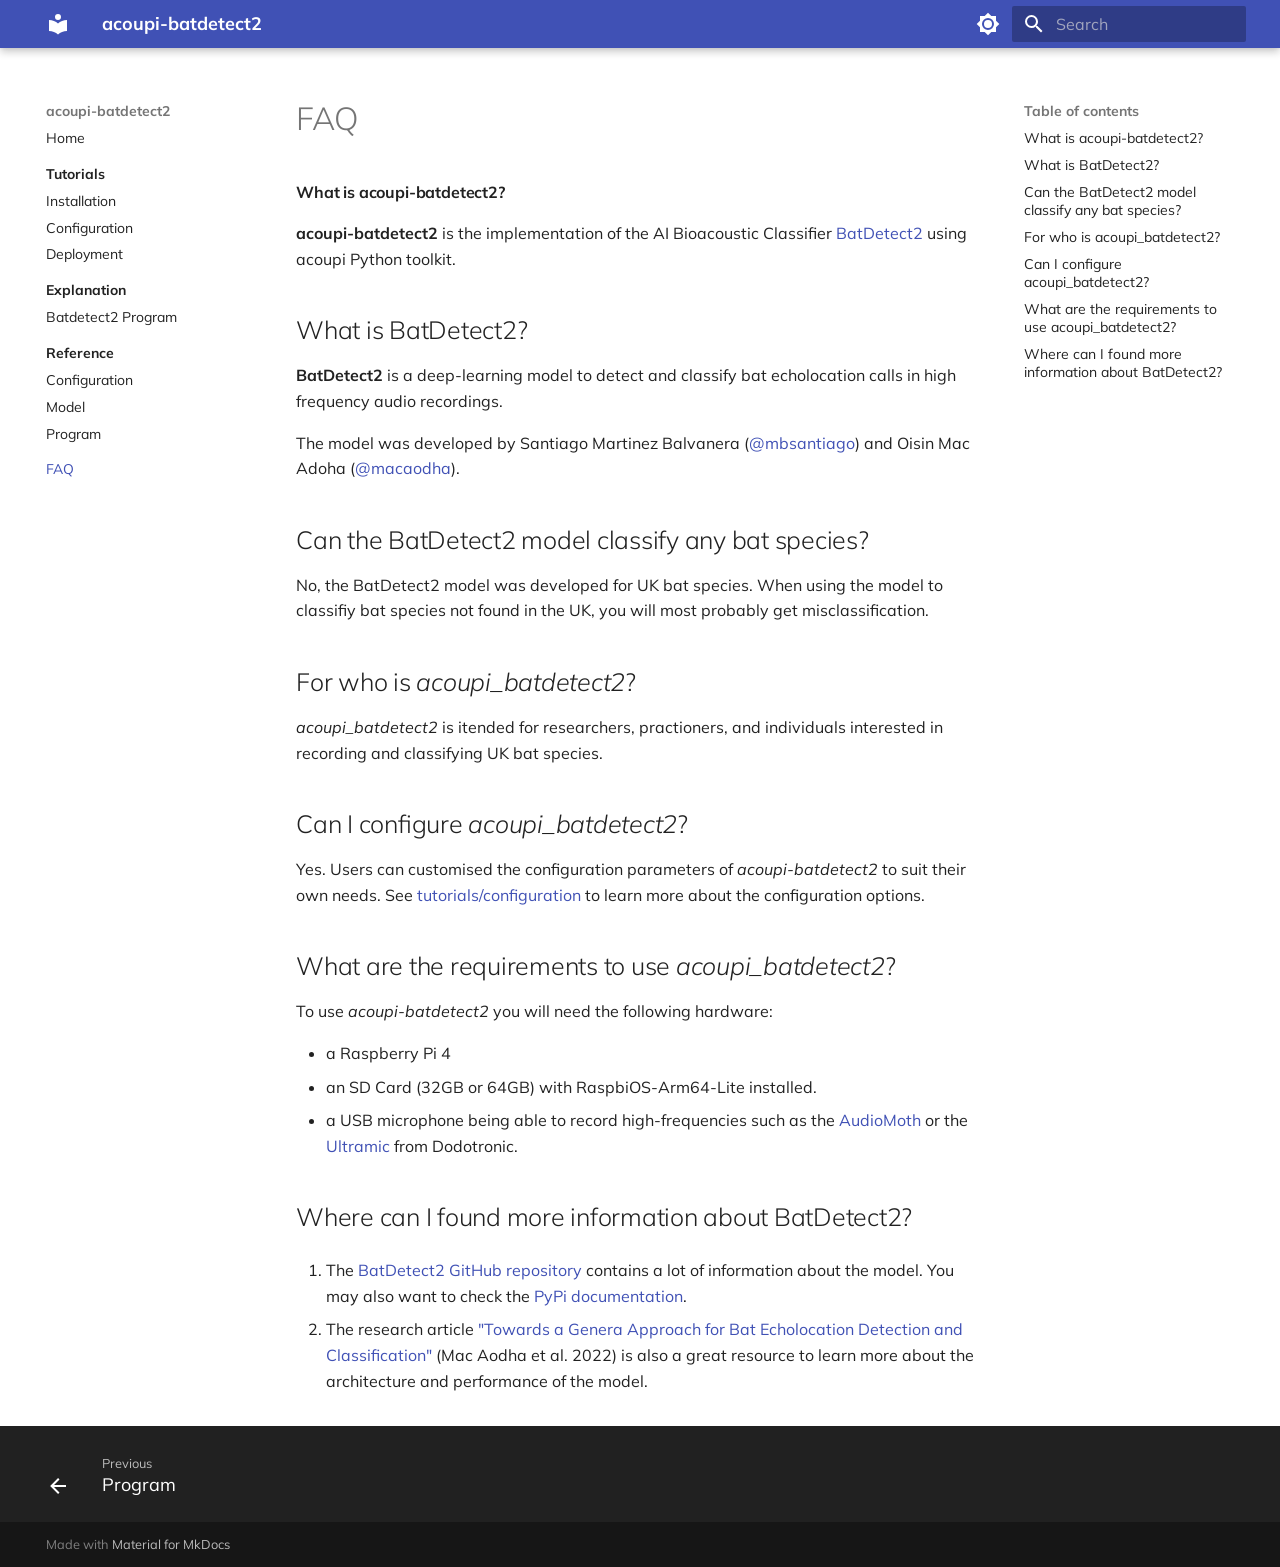
<file: faq/index.html>
<!doctype html>
<html lang="en" class="no-js">
  <head>
    
      <meta charset="utf-8">
      <meta name="viewport" content="width=device-width,initial-scale=1">
      
      
      
        <link rel="canonical" href="https://acoupi.github.io/acoupi-batdetect2/faq/">
      
      
        <link rel="prev" href="../reference/program/">
      
      
      
      <link rel="icon" href="../assets/favicon.svg">
      <meta name="generator" content="mkdocs-1.6.1, mkdocs-material-9.5.42">
    
    
      
        <title>FAQ - acoupi-batdetect2</title>
      
    
    
      <link rel="stylesheet" href="../assets/stylesheets/main.0253249f.min.css">
      
        
        <link rel="stylesheet" href="../assets/stylesheets/palette.06af60db.min.css">
      
      


    
    
      
    
    
      
        
        
        <link rel="preconnect" href="https://fonts.gstatic.com" crossorigin>
        <link rel="stylesheet" href="https://fonts.googleapis.com/css?family=Mulish:300,300i,400,400i,700,700i%7CRoboto+Mono:400,400i,700,700i&display=fallback">
        <style>:root{--md-text-font:"Mulish";--md-code-font:"Roboto Mono"}</style>
      
    
    
      <link rel="stylesheet" href="../assets/_mkdocstrings.css">
    
      <link rel="stylesheet" href="../css/style.css">
    
    <script>__md_scope=new URL("..",location),__md_hash=e=>[...e].reduce(((e,_)=>(e<<5)-e+_.charCodeAt(0)),0),__md_get=(e,_=localStorage,t=__md_scope)=>JSON.parse(_.getItem(t.pathname+"."+e)),__md_set=(e,_,t=localStorage,a=__md_scope)=>{try{t.setItem(a.pathname+"."+e,JSON.stringify(_))}catch(e){}}</script>
    
      

    
    
    
  </head>
  
  
    
    
      
    
    
    
    
    <body dir="ltr" data-md-color-scheme="default" data-md-color-primary="indigo" data-md-color-accent="indigo">
  
    
    <input class="md-toggle" data-md-toggle="drawer" type="checkbox" id="__drawer" autocomplete="off">
    <input class="md-toggle" data-md-toggle="search" type="checkbox" id="__search" autocomplete="off">
    <label class="md-overlay" for="__drawer"></label>
    <div data-md-component="skip">
      
        
        <a href="#faq" class="md-skip">
          Skip to content
        </a>
      
    </div>
    <div data-md-component="announce">
      
    </div>
    
    
      

  

<header class="md-header md-header--shadow" data-md-component="header">
  <nav class="md-header__inner md-grid" aria-label="Header">
    <a href=".." title="acoupi-batdetect2" class="md-header__button md-logo" aria-label="acoupi-batdetect2" data-md-component="logo">
      
  
  <svg xmlns="http://www.w3.org/2000/svg" viewBox="0 0 24 24"><path d="M12 8a3 3 0 0 0 3-3 3 3 0 0 0-3-3 3 3 0 0 0-3 3 3 3 0 0 0 3 3m0 3.54C9.64 9.35 6.5 8 3 8v11c3.5 0 6.64 1.35 9 3.54 2.36-2.19 5.5-3.54 9-3.54V8c-3.5 0-6.64 1.35-9 3.54"/></svg>

    </a>
    <label class="md-header__button md-icon" for="__drawer">
      
      <svg xmlns="http://www.w3.org/2000/svg" viewBox="0 0 24 24"><path d="M3 6h18v2H3zm0 5h18v2H3zm0 5h18v2H3z"/></svg>
    </label>
    <div class="md-header__title" data-md-component="header-title">
      <div class="md-header__ellipsis">
        <div class="md-header__topic">
          <span class="md-ellipsis">
            acoupi-batdetect2
          </span>
        </div>
        <div class="md-header__topic" data-md-component="header-topic">
          <span class="md-ellipsis">
            
              FAQ
            
          </span>
        </div>
      </div>
    </div>
    
      
        <form class="md-header__option" data-md-component="palette">
  
    
    
    
    <input class="md-option" data-md-color-media="" data-md-color-scheme="default" data-md-color-primary="indigo" data-md-color-accent="indigo"  aria-label="Switch to dark mode"  type="radio" name="__palette" id="__palette_0">
    
      <label class="md-header__button md-icon" title="Switch to dark mode" for="__palette_1" hidden>
        <svg xmlns="http://www.w3.org/2000/svg" viewBox="0 0 24 24"><path d="M12 8a4 4 0 0 0-4 4 4 4 0 0 0 4 4 4 4 0 0 0 4-4 4 4 0 0 0-4-4m0 10a6 6 0 0 1-6-6 6 6 0 0 1 6-6 6 6 0 0 1 6 6 6 6 0 0 1-6 6m8-9.31V4h-4.69L12 .69 8.69 4H4v4.69L.69 12 4 15.31V20h4.69L12 23.31 15.31 20H20v-4.69L23.31 12z"/></svg>
      </label>
    
  
    
    
    
    <input class="md-option" data-md-color-media="" data-md-color-scheme="slate" data-md-color-primary="indigo" data-md-color-accent="indigo"  aria-label="Switch to light mode"  type="radio" name="__palette" id="__palette_1">
    
      <label class="md-header__button md-icon" title="Switch to light mode" for="__palette_0" hidden>
        <svg xmlns="http://www.w3.org/2000/svg" viewBox="0 0 24 24"><path d="M12 18c-.89 0-1.74-.2-2.5-.55C11.56 16.5 13 14.42 13 12s-1.44-4.5-3.5-5.45C10.26 6.2 11.11 6 12 6a6 6 0 0 1 6 6 6 6 0 0 1-6 6m8-9.31V4h-4.69L12 .69 8.69 4H4v4.69L.69 12 4 15.31V20h4.69L12 23.31 15.31 20H20v-4.69L23.31 12z"/></svg>
      </label>
    
  
</form>
      
    
    
      <script>var palette=__md_get("__palette");if(palette&&palette.color){if("(prefers-color-scheme)"===palette.color.media){var media=matchMedia("(prefers-color-scheme: light)"),input=document.querySelector(media.matches?"[data-md-color-media='(prefers-color-scheme: light)']":"[data-md-color-media='(prefers-color-scheme: dark)']");palette.color.media=input.getAttribute("data-md-color-media"),palette.color.scheme=input.getAttribute("data-md-color-scheme"),palette.color.primary=input.getAttribute("data-md-color-primary"),palette.color.accent=input.getAttribute("data-md-color-accent")}for(var[key,value]of Object.entries(palette.color))document.body.setAttribute("data-md-color-"+key,value)}</script>
    
    
    
      <label class="md-header__button md-icon" for="__search">
        
        <svg xmlns="http://www.w3.org/2000/svg" viewBox="0 0 24 24"><path d="M9.5 3A6.5 6.5 0 0 1 16 9.5c0 1.61-.59 3.09-1.56 4.23l.27.27h.79l5 5-1.5 1.5-5-5v-.79l-.27-.27A6.52 6.52 0 0 1 9.5 16 6.5 6.5 0 0 1 3 9.5 6.5 6.5 0 0 1 9.5 3m0 2C7 5 5 7 5 9.5S7 14 9.5 14 14 12 14 9.5 12 5 9.5 5"/></svg>
      </label>
      <div class="md-search" data-md-component="search" role="dialog">
  <label class="md-search__overlay" for="__search"></label>
  <div class="md-search__inner" role="search">
    <form class="md-search__form" name="search">
      <input type="text" class="md-search__input" name="query" aria-label="Search" placeholder="Search" autocapitalize="off" autocorrect="off" autocomplete="off" spellcheck="false" data-md-component="search-query" required>
      <label class="md-search__icon md-icon" for="__search">
        
        <svg xmlns="http://www.w3.org/2000/svg" viewBox="0 0 24 24"><path d="M9.5 3A6.5 6.5 0 0 1 16 9.5c0 1.61-.59 3.09-1.56 4.23l.27.27h.79l5 5-1.5 1.5-5-5v-.79l-.27-.27A6.52 6.52 0 0 1 9.5 16 6.5 6.5 0 0 1 3 9.5 6.5 6.5 0 0 1 9.5 3m0 2C7 5 5 7 5 9.5S7 14 9.5 14 14 12 14 9.5 12 5 9.5 5"/></svg>
        
        <svg xmlns="http://www.w3.org/2000/svg" viewBox="0 0 24 24"><path d="M20 11v2H8l5.5 5.5-1.42 1.42L4.16 12l7.92-7.92L13.5 5.5 8 11z"/></svg>
      </label>
      <nav class="md-search__options" aria-label="Search">
        
        <button type="reset" class="md-search__icon md-icon" title="Clear" aria-label="Clear" tabindex="-1">
          
          <svg xmlns="http://www.w3.org/2000/svg" viewBox="0 0 24 24"><path d="M19 6.41 17.59 5 12 10.59 6.41 5 5 6.41 10.59 12 5 17.59 6.41 19 12 13.41 17.59 19 19 17.59 13.41 12z"/></svg>
        </button>
      </nav>
      
    </form>
    <div class="md-search__output">
      <div class="md-search__scrollwrap" tabindex="0" data-md-scrollfix>
        <div class="md-search-result" data-md-component="search-result">
          <div class="md-search-result__meta">
            Initializing search
          </div>
          <ol class="md-search-result__list" role="presentation"></ol>
        </div>
      </div>
    </div>
  </div>
</div>
    
    
  </nav>
  
</header>
    
    <div class="md-container" data-md-component="container">
      
      
        
          
        
      
      <main class="md-main" data-md-component="main">
        <div class="md-main__inner md-grid">
          
            
              
              <div class="md-sidebar md-sidebar--primary" data-md-component="sidebar" data-md-type="navigation" >
                <div class="md-sidebar__scrollwrap">
                  <div class="md-sidebar__inner">
                    



<nav class="md-nav md-nav--primary" aria-label="Navigation" data-md-level="0">
  <label class="md-nav__title" for="__drawer">
    <a href=".." title="acoupi-batdetect2" class="md-nav__button md-logo" aria-label="acoupi-batdetect2" data-md-component="logo">
      
  
  <svg xmlns="http://www.w3.org/2000/svg" viewBox="0 0 24 24"><path d="M12 8a3 3 0 0 0 3-3 3 3 0 0 0-3-3 3 3 0 0 0-3 3 3 3 0 0 0 3 3m0 3.54C9.64 9.35 6.5 8 3 8v11c3.5 0 6.64 1.35 9 3.54 2.36-2.19 5.5-3.54 9-3.54V8c-3.5 0-6.64 1.35-9 3.54"/></svg>

    </a>
    acoupi-batdetect2
  </label>
  
  <ul class="md-nav__list" data-md-scrollfix>
    
      
      
  
  
  
  
    <li class="md-nav__item">
      <a href=".." class="md-nav__link">
        
  
  <span class="md-ellipsis">
    Home
  </span>
  

      </a>
    </li>
  

    
      
      
  
  
  
  
    
    
      
        
          
        
      
        
      
        
      
        
      
    
    
      
        
        
      
    
    
    <li class="md-nav__item md-nav__item--section md-nav__item--nested">
      
        
        
        <input class="md-nav__toggle md-toggle " type="checkbox" id="__nav_2" >
        
          
          
          <div class="md-nav__link md-nav__container">
            <a href="../tutorials/" class="md-nav__link ">
              
  
  <span class="md-ellipsis">
    Tutorials
  </span>
  

            </a>
            
              
              <label class="md-nav__link " for="__nav_2" id="__nav_2_label" tabindex="">
                <span class="md-nav__icon md-icon"></span>
              </label>
            
          </div>
        
        <nav class="md-nav" data-md-level="1" aria-labelledby="__nav_2_label" aria-expanded="false">
          <label class="md-nav__title" for="__nav_2">
            <span class="md-nav__icon md-icon"></span>
            Tutorials
          </label>
          <ul class="md-nav__list" data-md-scrollfix>
            
              
            
              
                
  
  
  
  
    <li class="md-nav__item">
      <a href="../tutorials/installation/" class="md-nav__link">
        
  
  <span class="md-ellipsis">
    Installation
  </span>
  

      </a>
    </li>
  

              
            
              
                
  
  
  
  
    <li class="md-nav__item">
      <a href="../tutorials/configuration/" class="md-nav__link">
        
  
  <span class="md-ellipsis">
    Configuration
  </span>
  

      </a>
    </li>
  

              
            
              
                
  
  
  
  
    <li class="md-nav__item">
      <a href="../tutorials/deployment/" class="md-nav__link">
        
  
  <span class="md-ellipsis">
    Deployment
  </span>
  

      </a>
    </li>
  

              
            
          </ul>
        </nav>
      
    </li>
  

    
      
      
  
  
  
  
    
    
      
        
          
        
      
        
      
    
    
      
        
        
      
    
    
    <li class="md-nav__item md-nav__item--section md-nav__item--nested">
      
        
        
        <input class="md-nav__toggle md-toggle " type="checkbox" id="__nav_3" >
        
          
          
          <div class="md-nav__link md-nav__container">
            <a href="../explanation/" class="md-nav__link ">
              
  
  <span class="md-ellipsis">
    Explanation
  </span>
  

            </a>
            
              
              <label class="md-nav__link " for="__nav_3" id="__nav_3_label" tabindex="">
                <span class="md-nav__icon md-icon"></span>
              </label>
            
          </div>
        
        <nav class="md-nav" data-md-level="1" aria-labelledby="__nav_3_label" aria-expanded="false">
          <label class="md-nav__title" for="__nav_3">
            <span class="md-nav__icon md-icon"></span>
            Explanation
          </label>
          <ul class="md-nav__list" data-md-scrollfix>
            
              
            
              
                
  
  
  
  
    <li class="md-nav__item">
      <a href="../explanation/batdetect2_program/" class="md-nav__link">
        
  
  <span class="md-ellipsis">
    Batdetect2 Program
  </span>
  

      </a>
    </li>
  

              
            
          </ul>
        </nav>
      
    </li>
  

    
      
      
  
  
  
  
    
    
      
        
          
        
      
        
      
        
      
        
      
    
    
      
        
        
      
    
    
    <li class="md-nav__item md-nav__item--section md-nav__item--nested">
      
        
        
        <input class="md-nav__toggle md-toggle " type="checkbox" id="__nav_4" >
        
          
          
          <div class="md-nav__link md-nav__container">
            <a href="../reference/" class="md-nav__link ">
              
  
  <span class="md-ellipsis">
    Reference
  </span>
  

            </a>
            
              
              <label class="md-nav__link " for="__nav_4" id="__nav_4_label" tabindex="">
                <span class="md-nav__icon md-icon"></span>
              </label>
            
          </div>
        
        <nav class="md-nav" data-md-level="1" aria-labelledby="__nav_4_label" aria-expanded="false">
          <label class="md-nav__title" for="__nav_4">
            <span class="md-nav__icon md-icon"></span>
            Reference
          </label>
          <ul class="md-nav__list" data-md-scrollfix>
            
              
            
              
                
  
  
  
  
    <li class="md-nav__item">
      <a href="../reference/configuration/" class="md-nav__link">
        
  
  <span class="md-ellipsis">
    Configuration
  </span>
  

      </a>
    </li>
  

              
            
              
                
  
  
  
  
    <li class="md-nav__item">
      <a href="../reference/model/" class="md-nav__link">
        
  
  <span class="md-ellipsis">
    Model
  </span>
  

      </a>
    </li>
  

              
            
              
                
  
  
  
  
    <li class="md-nav__item">
      <a href="../reference/program/" class="md-nav__link">
        
  
  <span class="md-ellipsis">
    Program
  </span>
  

      </a>
    </li>
  

              
            
          </ul>
        </nav>
      
    </li>
  

    
      
      
  
  
    
  
  
  
    <li class="md-nav__item md-nav__item--active">
      
      <input class="md-nav__toggle md-toggle" type="checkbox" id="__toc">
      
      
        
      
      
        <label class="md-nav__link md-nav__link--active" for="__toc">
          
  
  <span class="md-ellipsis">
    FAQ
  </span>
  

          <span class="md-nav__icon md-icon"></span>
        </label>
      
      <a href="./" class="md-nav__link md-nav__link--active">
        
  
  <span class="md-ellipsis">
    FAQ
  </span>
  

      </a>
      
        

<nav class="md-nav md-nav--secondary" aria-label="Table of contents">
  
  
  
    
  
  
    <label class="md-nav__title" for="__toc">
      <span class="md-nav__icon md-icon"></span>
      Table of contents
    </label>
    <ul class="md-nav__list" data-md-component="toc" data-md-scrollfix>
      
        <li class="md-nav__item">
  <a href="#what_is_acoupi-batdetect2" class="md-nav__link">
    <span class="md-ellipsis">
      What is acoupi-batdetect2?
    </span>
  </a>
  
</li>
      
        <li class="md-nav__item">
  <a href="#what_is_batdetect2" class="md-nav__link">
    <span class="md-ellipsis">
      What is BatDetect2?
    </span>
  </a>
  
</li>
      
        <li class="md-nav__item">
  <a href="#can_the_batdetect2_model_classify_any_bat_species" class="md-nav__link">
    <span class="md-ellipsis">
      Can the BatDetect2 model classify any bat species?
    </span>
  </a>
  
</li>
      
        <li class="md-nav__item">
  <a href="#for_who_is_acoupi_batdetect2" class="md-nav__link">
    <span class="md-ellipsis">
      For who is acoupi_batdetect2?
    </span>
  </a>
  
</li>
      
        <li class="md-nav__item">
  <a href="#can_i_configure_acoupi_batdetect2" class="md-nav__link">
    <span class="md-ellipsis">
      Can I configure acoupi_batdetect2?
    </span>
  </a>
  
</li>
      
        <li class="md-nav__item">
  <a href="#what_are_the_requirements_to_use_acoupi_batdetect2" class="md-nav__link">
    <span class="md-ellipsis">
      What are the requirements to use acoupi_batdetect2?
    </span>
  </a>
  
</li>
      
        <li class="md-nav__item">
  <a href="#where_can_i_found_more_information_about_batdetect2" class="md-nav__link">
    <span class="md-ellipsis">
      Where can I found more information about BatDetect2?
    </span>
  </a>
  
</li>
      
    </ul>
  
</nav>
      
    </li>
  

    
  </ul>
</nav>
                  </div>
                </div>
              </div>
            
            
              
              <div class="md-sidebar md-sidebar--secondary" data-md-component="sidebar" data-md-type="toc" >
                <div class="md-sidebar__scrollwrap">
                  <div class="md-sidebar__inner">
                    

<nav class="md-nav md-nav--secondary" aria-label="Table of contents">
  
  
  
    
  
  
    <label class="md-nav__title" for="__toc">
      <span class="md-nav__icon md-icon"></span>
      Table of contents
    </label>
    <ul class="md-nav__list" data-md-component="toc" data-md-scrollfix>
      
        <li class="md-nav__item">
  <a href="#what_is_acoupi-batdetect2" class="md-nav__link">
    <span class="md-ellipsis">
      What is acoupi-batdetect2?
    </span>
  </a>
  
</li>
      
        <li class="md-nav__item">
  <a href="#what_is_batdetect2" class="md-nav__link">
    <span class="md-ellipsis">
      What is BatDetect2?
    </span>
  </a>
  
</li>
      
        <li class="md-nav__item">
  <a href="#can_the_batdetect2_model_classify_any_bat_species" class="md-nav__link">
    <span class="md-ellipsis">
      Can the BatDetect2 model classify any bat species?
    </span>
  </a>
  
</li>
      
        <li class="md-nav__item">
  <a href="#for_who_is_acoupi_batdetect2" class="md-nav__link">
    <span class="md-ellipsis">
      For who is acoupi_batdetect2?
    </span>
  </a>
  
</li>
      
        <li class="md-nav__item">
  <a href="#can_i_configure_acoupi_batdetect2" class="md-nav__link">
    <span class="md-ellipsis">
      Can I configure acoupi_batdetect2?
    </span>
  </a>
  
</li>
      
        <li class="md-nav__item">
  <a href="#what_are_the_requirements_to_use_acoupi_batdetect2" class="md-nav__link">
    <span class="md-ellipsis">
      What are the requirements to use acoupi_batdetect2?
    </span>
  </a>
  
</li>
      
        <li class="md-nav__item">
  <a href="#where_can_i_found_more_information_about_batdetect2" class="md-nav__link">
    <span class="md-ellipsis">
      Where can I found more information about BatDetect2?
    </span>
  </a>
  
</li>
      
    </ul>
  
</nav>
                  </div>
                </div>
              </div>
            
          
          
            <div class="md-content" data-md-component="content">
              <article class="md-content__inner md-typeset">
                
                  


<div><h1 id="faq">FAQ<a class="headerlink" href="#faq" title="Permanent link">#</a></h1>
<h4 id="what_is_acoupi-batdetect2">What is acoupi-batdetect2?<a class="headerlink" href="#what_is_acoupi-batdetect2" title="Permanent link">#</a></h4>
<p><strong>acoupi-batdetect2</strong> is the implementation of the AI Bioacoustic Classifier <a href="https://github.com/macaodha/batdetect2/tree/main">BatDetect2</a> using acoupi Python toolkit. </p>
<h2 id="what_is_batdetect2">What is BatDetect2?<a class="headerlink" href="#what_is_batdetect2" title="Permanent link">#</a></h2>
<p><strong>BatDetect2</strong> is a deep-learning model to detect and classify bat echolocation calls in high frequency audio recordings. </p>
<p>The model was developed by Santiago Martinez Balvanera (<a href="https://github.com/mbsantiago">@mbsantiago</a>) and Oisin Mac Adoha (<a href="https://github.com/macaodha">@macaodha</a>). </p>
<h2 id="can_the_batdetect2_model_classify_any_bat_species">Can the BatDetect2 model classify any bat species?<a class="headerlink" href="#can_the_batdetect2_model_classify_any_bat_species" title="Permanent link">#</a></h2>
<p>No, the BatDetect2 model was developed for UK bat species. When using the model to classifiy bat species not found in the UK, you will most probably get misclassification. </p>
<h2 id="for_who_is_acoupi_batdetect2">For who is <em>acoupi_batdetect2</em>?<a class="headerlink" href="#for_who_is_acoupi_batdetect2" title="Permanent link">#</a></h2>
<p><em>acoupi_batdetect2</em> is itended for researchers, practioners, and individuals interested in recording and classifying UK bat species. </p>
<h2 id="can_i_configure_acoupi_batdetect2">Can I configure <em>acoupi_batdetect2</em>?<a class="headerlink" href="#can_i_configure_acoupi_batdetect2" title="Permanent link">#</a></h2>
<p>Yes. Users can customised the configuration parameters of <em>acoupi-batdetect2</em> to suit their own needs. See <a href="../tutorials/configuration/">tutorials/configuration</a> to learn more about the configuration options.</p>
<h2 id="what_are_the_requirements_to_use_acoupi_batdetect2">What are the requirements to use <em>acoupi_batdetect2</em>?<a class="headerlink" href="#what_are_the_requirements_to_use_acoupi_batdetect2" title="Permanent link">#</a></h2>
<p>To use <em>acoupi-batdetect2</em> you will need the following hardware:</p>
<ul>
<li>a Raspberry Pi 4</li>
<li>an SD Card (32GB or 64GB) with RaspbiOS-Arm64-Lite installed. </li>
<li>a USB microphone being able to record high-frequencies such as the <a href="https://www.openacousticdevices.info/audiomoth">AudioMoth</a> or the <a href="https://www.dodotronic.com/product/ultramic-um192k/">Ultramic</a> from Dodotronic. </li>
</ul>
<h2 id="where_can_i_found_more_information_about_batdetect2">Where can I found more information about BatDetect2?<a class="headerlink" href="#where_can_i_found_more_information_about_batdetect2" title="Permanent link">#</a></h2>
<ol>
<li>
<p>The <a href="https://github.com/macaodha/batdetect2/tree/main">BatDetect2 GitHub repository</a> contains a lot of information about the model. You may also want to check the <a href="https://pypi.org/project/batdetect2/">PyPi documentation</a>. </p>
</li>
<li>
<p>The research article <a href="https://www.biorxiv.org/content/biorxiv/early/2022/12/16/2022.12.14.520490.full.pdf">"Towards a Genera Approach for Bat Echolocation Detection and Classification"</a> (Mac Aodha et al. 2022) is also a great resource to learn more about the architecture and performance of the model. </p>
</li>
</ol></div>












                
              </article>
            </div>
          
          
<script>var target=document.getElementById(location.hash.slice(1));target&&target.name&&(target.checked=target.name.startsWith("__tabbed_"))</script>
        </div>
        
          <button type="button" class="md-top md-icon" data-md-component="top" hidden>
  
  <svg xmlns="http://www.w3.org/2000/svg" viewBox="0 0 24 24"><path d="M13 20h-2V8l-5.5 5.5-1.42-1.42L12 4.16l7.92 7.92-1.42 1.42L13 8z"/></svg>
  Back to top
</button>
        
      </main>
      
        <footer class="md-footer">
  
    
      
      <nav class="md-footer__inner md-grid" aria-label="Footer" >
        
          
          <a href="../reference/program/" class="md-footer__link md-footer__link--prev" aria-label="Previous: Program">
            <div class="md-footer__button md-icon">
              
              <svg xmlns="http://www.w3.org/2000/svg" viewBox="0 0 24 24"><path d="M20 11v2H8l5.5 5.5-1.42 1.42L4.16 12l7.92-7.92L13.5 5.5 8 11z"/></svg>
            </div>
            <div class="md-footer__title">
              <span class="md-footer__direction">
                Previous
              </span>
              <div class="md-ellipsis">
                Program
              </div>
            </div>
          </a>
        
        
      </nav>
    
  
  <div class="md-footer-meta md-typeset">
    <div class="md-footer-meta__inner md-grid">
      <div class="md-copyright">
  
  
    Made with
    <a href="https://squidfunk.github.io/mkdocs-material/" target="_blank" rel="noopener">
      Material for MkDocs
    </a>
  
</div>
      
    </div>
  </div>
</footer>
      
    </div>
    <div class="md-dialog" data-md-component="dialog">
      <div class="md-dialog__inner md-typeset"></div>
    </div>
    
    
    <script id="__config" type="application/json">{"base": "..", "features": ["content.code.copy", "navigation.tracking", "navigation.indexes", "navigation.sections", "navigation.top", "navigation.footer", "toc.follow"], "search": "../assets/javascripts/workers/search.6ce7567c.min.js", "translations": {"clipboard.copied": "Copied to clipboard", "clipboard.copy": "Copy to clipboard", "search.result.more.one": "1 more on this page", "search.result.more.other": "# more on this page", "search.result.none": "No matching documents", "search.result.one": "1 matching document", "search.result.other": "# matching documents", "search.result.placeholder": "Type to start searching", "search.result.term.missing": "Missing", "select.version": "Select version"}}</script>
    
    
      <script src="../assets/javascripts/bundle.83f73b43.min.js"></script>
      
    
  </body>
</html>
</file>
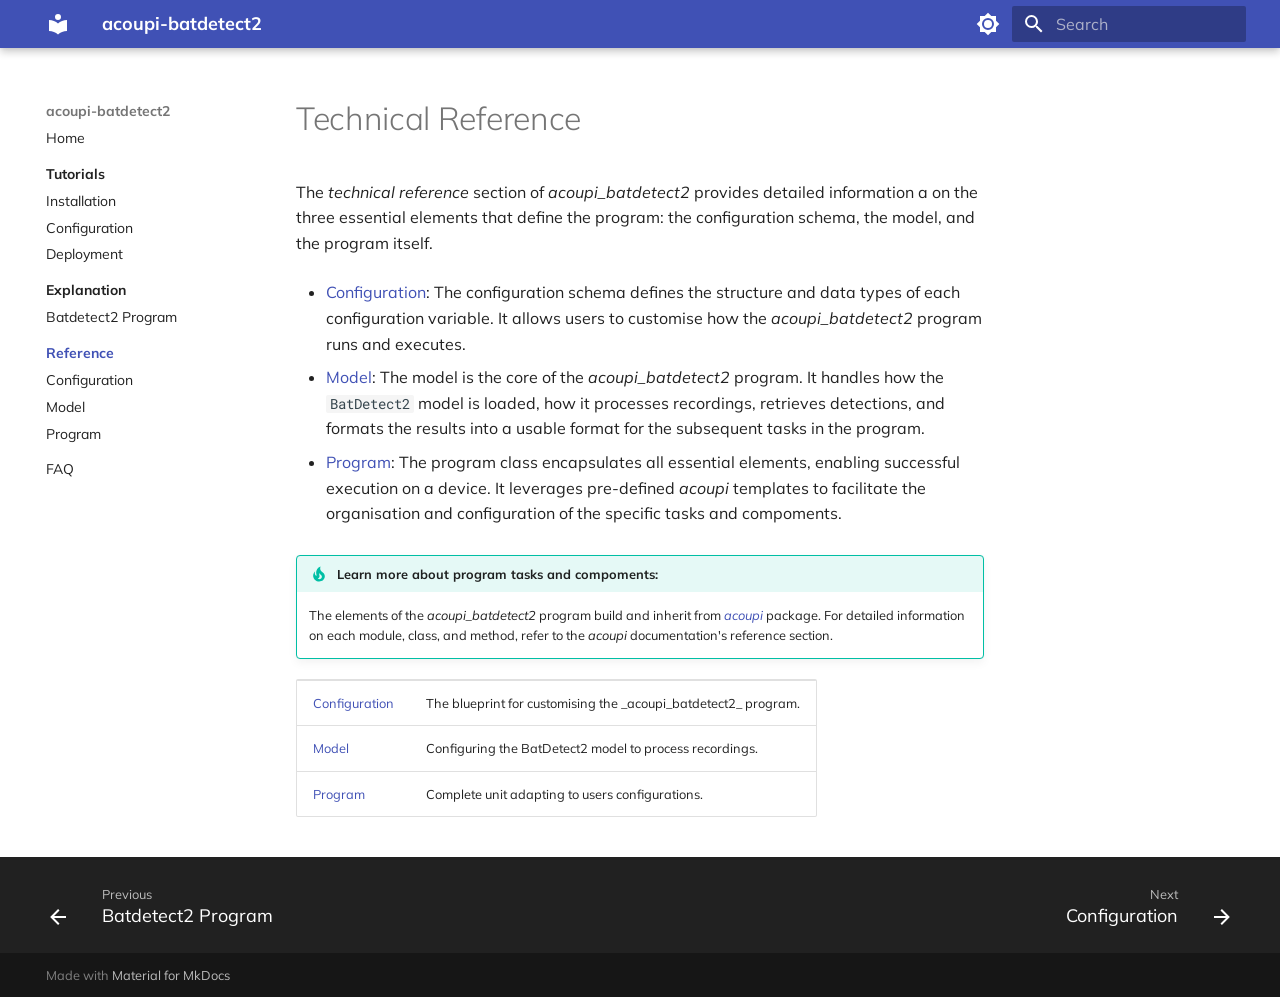
<file: reference/index.html>
<!doctype html>
<html lang="en" class="no-js">
  <head>
    
      <meta charset="utf-8">
      <meta name="viewport" content="width=device-width,initial-scale=1">
      
      
      
        <link rel="canonical" href="https://acoupi.github.io/acoupi-batdetect2/reference/">
      
      
        <link rel="prev" href="../explanation/batdetect2_program/">
      
      
        <link rel="next" href="configuration/">
      
      
      <link rel="icon" href="../assets/favicon.svg">
      <meta name="generator" content="mkdocs-1.6.1, mkdocs-material-9.5.42">
    
    
      
        <title>Technical Reference - acoupi-batdetect2</title>
      
    
    
      <link rel="stylesheet" href="../assets/stylesheets/main.0253249f.min.css">
      
        
        <link rel="stylesheet" href="../assets/stylesheets/palette.06af60db.min.css">
      
      


    
    
      
    
    
      
        
        
        <link rel="preconnect" href="https://fonts.gstatic.com" crossorigin>
        <link rel="stylesheet" href="https://fonts.googleapis.com/css?family=Mulish:300,300i,400,400i,700,700i%7CRoboto+Mono:400,400i,700,700i&display=fallback">
        <style>:root{--md-text-font:"Mulish";--md-code-font:"Roboto Mono"}</style>
      
    
    
      <link rel="stylesheet" href="../assets/_mkdocstrings.css">
    
      <link rel="stylesheet" href="../css/style.css">
    
    <script>__md_scope=new URL("..",location),__md_hash=e=>[...e].reduce(((e,_)=>(e<<5)-e+_.charCodeAt(0)),0),__md_get=(e,_=localStorage,t=__md_scope)=>JSON.parse(_.getItem(t.pathname+"."+e)),__md_set=(e,_,t=localStorage,a=__md_scope)=>{try{t.setItem(a.pathname+"."+e,JSON.stringify(_))}catch(e){}}</script>
    
      

    
    
    
  </head>
  
  
    
    
      
    
    
    
    
    <body dir="ltr" data-md-color-scheme="default" data-md-color-primary="indigo" data-md-color-accent="indigo">
  
    
    <input class="md-toggle" data-md-toggle="drawer" type="checkbox" id="__drawer" autocomplete="off">
    <input class="md-toggle" data-md-toggle="search" type="checkbox" id="__search" autocomplete="off">
    <label class="md-overlay" for="__drawer"></label>
    <div data-md-component="skip">
      
        
        <a href="#technical_reference" class="md-skip">
          Skip to content
        </a>
      
    </div>
    <div data-md-component="announce">
      
    </div>
    
    
      

  

<header class="md-header md-header--shadow" data-md-component="header">
  <nav class="md-header__inner md-grid" aria-label="Header">
    <a href=".." title="acoupi-batdetect2" class="md-header__button md-logo" aria-label="acoupi-batdetect2" data-md-component="logo">
      
  
  <svg xmlns="http://www.w3.org/2000/svg" viewBox="0 0 24 24"><path d="M12 8a3 3 0 0 0 3-3 3 3 0 0 0-3-3 3 3 0 0 0-3 3 3 3 0 0 0 3 3m0 3.54C9.64 9.35 6.5 8 3 8v11c3.5 0 6.64 1.35 9 3.54 2.36-2.19 5.5-3.54 9-3.54V8c-3.5 0-6.64 1.35-9 3.54"/></svg>

    </a>
    <label class="md-header__button md-icon" for="__drawer">
      
      <svg xmlns="http://www.w3.org/2000/svg" viewBox="0 0 24 24"><path d="M3 6h18v2H3zm0 5h18v2H3zm0 5h18v2H3z"/></svg>
    </label>
    <div class="md-header__title" data-md-component="header-title">
      <div class="md-header__ellipsis">
        <div class="md-header__topic">
          <span class="md-ellipsis">
            acoupi-batdetect2
          </span>
        </div>
        <div class="md-header__topic" data-md-component="header-topic">
          <span class="md-ellipsis">
            
              Technical Reference
            
          </span>
        </div>
      </div>
    </div>
    
      
        <form class="md-header__option" data-md-component="palette">
  
    
    
    
    <input class="md-option" data-md-color-media="" data-md-color-scheme="default" data-md-color-primary="indigo" data-md-color-accent="indigo"  aria-label="Switch to dark mode"  type="radio" name="__palette" id="__palette_0">
    
      <label class="md-header__button md-icon" title="Switch to dark mode" for="__palette_1" hidden>
        <svg xmlns="http://www.w3.org/2000/svg" viewBox="0 0 24 24"><path d="M12 8a4 4 0 0 0-4 4 4 4 0 0 0 4 4 4 4 0 0 0 4-4 4 4 0 0 0-4-4m0 10a6 6 0 0 1-6-6 6 6 0 0 1 6-6 6 6 0 0 1 6 6 6 6 0 0 1-6 6m8-9.31V4h-4.69L12 .69 8.69 4H4v4.69L.69 12 4 15.31V20h4.69L12 23.31 15.31 20H20v-4.69L23.31 12z"/></svg>
      </label>
    
  
    
    
    
    <input class="md-option" data-md-color-media="" data-md-color-scheme="slate" data-md-color-primary="indigo" data-md-color-accent="indigo"  aria-label="Switch to light mode"  type="radio" name="__palette" id="__palette_1">
    
      <label class="md-header__button md-icon" title="Switch to light mode" for="__palette_0" hidden>
        <svg xmlns="http://www.w3.org/2000/svg" viewBox="0 0 24 24"><path d="M12 18c-.89 0-1.74-.2-2.5-.55C11.56 16.5 13 14.42 13 12s-1.44-4.5-3.5-5.45C10.26 6.2 11.11 6 12 6a6 6 0 0 1 6 6 6 6 0 0 1-6 6m8-9.31V4h-4.69L12 .69 8.69 4H4v4.69L.69 12 4 15.31V20h4.69L12 23.31 15.31 20H20v-4.69L23.31 12z"/></svg>
      </label>
    
  
</form>
      
    
    
      <script>var palette=__md_get("__palette");if(palette&&palette.color){if("(prefers-color-scheme)"===palette.color.media){var media=matchMedia("(prefers-color-scheme: light)"),input=document.querySelector(media.matches?"[data-md-color-media='(prefers-color-scheme: light)']":"[data-md-color-media='(prefers-color-scheme: dark)']");palette.color.media=input.getAttribute("data-md-color-media"),palette.color.scheme=input.getAttribute("data-md-color-scheme"),palette.color.primary=input.getAttribute("data-md-color-primary"),palette.color.accent=input.getAttribute("data-md-color-accent")}for(var[key,value]of Object.entries(palette.color))document.body.setAttribute("data-md-color-"+key,value)}</script>
    
    
    
      <label class="md-header__button md-icon" for="__search">
        
        <svg xmlns="http://www.w3.org/2000/svg" viewBox="0 0 24 24"><path d="M9.5 3A6.5 6.5 0 0 1 16 9.5c0 1.61-.59 3.09-1.56 4.23l.27.27h.79l5 5-1.5 1.5-5-5v-.79l-.27-.27A6.52 6.52 0 0 1 9.5 16 6.5 6.5 0 0 1 3 9.5 6.5 6.5 0 0 1 9.5 3m0 2C7 5 5 7 5 9.5S7 14 9.5 14 14 12 14 9.5 12 5 9.5 5"/></svg>
      </label>
      <div class="md-search" data-md-component="search" role="dialog">
  <label class="md-search__overlay" for="__search"></label>
  <div class="md-search__inner" role="search">
    <form class="md-search__form" name="search">
      <input type="text" class="md-search__input" name="query" aria-label="Search" placeholder="Search" autocapitalize="off" autocorrect="off" autocomplete="off" spellcheck="false" data-md-component="search-query" required>
      <label class="md-search__icon md-icon" for="__search">
        
        <svg xmlns="http://www.w3.org/2000/svg" viewBox="0 0 24 24"><path d="M9.5 3A6.5 6.5 0 0 1 16 9.5c0 1.61-.59 3.09-1.56 4.23l.27.27h.79l5 5-1.5 1.5-5-5v-.79l-.27-.27A6.52 6.52 0 0 1 9.5 16 6.5 6.5 0 0 1 3 9.5 6.5 6.5 0 0 1 9.5 3m0 2C7 5 5 7 5 9.5S7 14 9.5 14 14 12 14 9.5 12 5 9.5 5"/></svg>
        
        <svg xmlns="http://www.w3.org/2000/svg" viewBox="0 0 24 24"><path d="M20 11v2H8l5.5 5.5-1.42 1.42L4.16 12l7.92-7.92L13.5 5.5 8 11z"/></svg>
      </label>
      <nav class="md-search__options" aria-label="Search">
        
        <button type="reset" class="md-search__icon md-icon" title="Clear" aria-label="Clear" tabindex="-1">
          
          <svg xmlns="http://www.w3.org/2000/svg" viewBox="0 0 24 24"><path d="M19 6.41 17.59 5 12 10.59 6.41 5 5 6.41 10.59 12 5 17.59 6.41 19 12 13.41 17.59 19 19 17.59 13.41 12z"/></svg>
        </button>
      </nav>
      
    </form>
    <div class="md-search__output">
      <div class="md-search__scrollwrap" tabindex="0" data-md-scrollfix>
        <div class="md-search-result" data-md-component="search-result">
          <div class="md-search-result__meta">
            Initializing search
          </div>
          <ol class="md-search-result__list" role="presentation"></ol>
        </div>
      </div>
    </div>
  </div>
</div>
    
    
  </nav>
  
</header>
    
    <div class="md-container" data-md-component="container">
      
      
        
          
        
      
      <main class="md-main" data-md-component="main">
        <div class="md-main__inner md-grid">
          
            
              
              <div class="md-sidebar md-sidebar--primary" data-md-component="sidebar" data-md-type="navigation" >
                <div class="md-sidebar__scrollwrap">
                  <div class="md-sidebar__inner">
                    



<nav class="md-nav md-nav--primary" aria-label="Navigation" data-md-level="0">
  <label class="md-nav__title" for="__drawer">
    <a href=".." title="acoupi-batdetect2" class="md-nav__button md-logo" aria-label="acoupi-batdetect2" data-md-component="logo">
      
  
  <svg xmlns="http://www.w3.org/2000/svg" viewBox="0 0 24 24"><path d="M12 8a3 3 0 0 0 3-3 3 3 0 0 0-3-3 3 3 0 0 0-3 3 3 3 0 0 0 3 3m0 3.54C9.64 9.35 6.5 8 3 8v11c3.5 0 6.64 1.35 9 3.54 2.36-2.19 5.5-3.54 9-3.54V8c-3.5 0-6.64 1.35-9 3.54"/></svg>

    </a>
    acoupi-batdetect2
  </label>
  
  <ul class="md-nav__list" data-md-scrollfix>
    
      
      
  
  
  
  
    <li class="md-nav__item">
      <a href=".." class="md-nav__link">
        
  
  <span class="md-ellipsis">
    Home
  </span>
  

      </a>
    </li>
  

    
      
      
  
  
  
  
    
    
      
        
          
        
      
        
      
        
      
        
      
    
    
      
        
        
      
    
    
    <li class="md-nav__item md-nav__item--section md-nav__item--nested">
      
        
        
        <input class="md-nav__toggle md-toggle " type="checkbox" id="__nav_2" >
        
          
          
          <div class="md-nav__link md-nav__container">
            <a href="../tutorials/" class="md-nav__link ">
              
  
  <span class="md-ellipsis">
    Tutorials
  </span>
  

            </a>
            
              
              <label class="md-nav__link " for="__nav_2" id="__nav_2_label" tabindex="">
                <span class="md-nav__icon md-icon"></span>
              </label>
            
          </div>
        
        <nav class="md-nav" data-md-level="1" aria-labelledby="__nav_2_label" aria-expanded="false">
          <label class="md-nav__title" for="__nav_2">
            <span class="md-nav__icon md-icon"></span>
            Tutorials
          </label>
          <ul class="md-nav__list" data-md-scrollfix>
            
              
            
              
                
  
  
  
  
    <li class="md-nav__item">
      <a href="../tutorials/installation/" class="md-nav__link">
        
  
  <span class="md-ellipsis">
    Installation
  </span>
  

      </a>
    </li>
  

              
            
              
                
  
  
  
  
    <li class="md-nav__item">
      <a href="../tutorials/configuration/" class="md-nav__link">
        
  
  <span class="md-ellipsis">
    Configuration
  </span>
  

      </a>
    </li>
  

              
            
              
                
  
  
  
  
    <li class="md-nav__item">
      <a href="../tutorials/deployment/" class="md-nav__link">
        
  
  <span class="md-ellipsis">
    Deployment
  </span>
  

      </a>
    </li>
  

              
            
          </ul>
        </nav>
      
    </li>
  

    
      
      
  
  
  
  
    
    
      
        
          
        
      
        
      
    
    
      
        
        
      
    
    
    <li class="md-nav__item md-nav__item--section md-nav__item--nested">
      
        
        
        <input class="md-nav__toggle md-toggle " type="checkbox" id="__nav_3" >
        
          
          
          <div class="md-nav__link md-nav__container">
            <a href="../explanation/" class="md-nav__link ">
              
  
  <span class="md-ellipsis">
    Explanation
  </span>
  

            </a>
            
              
              <label class="md-nav__link " for="__nav_3" id="__nav_3_label" tabindex="">
                <span class="md-nav__icon md-icon"></span>
              </label>
            
          </div>
        
        <nav class="md-nav" data-md-level="1" aria-labelledby="__nav_3_label" aria-expanded="false">
          <label class="md-nav__title" for="__nav_3">
            <span class="md-nav__icon md-icon"></span>
            Explanation
          </label>
          <ul class="md-nav__list" data-md-scrollfix>
            
              
            
              
                
  
  
  
  
    <li class="md-nav__item">
      <a href="../explanation/batdetect2_program/" class="md-nav__link">
        
  
  <span class="md-ellipsis">
    Batdetect2 Program
  </span>
  

      </a>
    </li>
  

              
            
          </ul>
        </nav>
      
    </li>
  

    
      
      
  
  
    
  
  
  
    
    
      
        
          
        
      
        
      
        
      
        
      
    
    
      
        
        
      
    
    
    <li class="md-nav__item md-nav__item--active md-nav__item--section md-nav__item--nested">
      
        
        
        <input class="md-nav__toggle md-toggle " type="checkbox" id="__nav_4" checked>
        
          
          
          <div class="md-nav__link md-nav__container">
            <a href="./" class="md-nav__link md-nav__link--active">
              
  
  <span class="md-ellipsis">
    Reference
  </span>
  

            </a>
            
              
              <label class="md-nav__link md-nav__link--active" for="__nav_4" id="__nav_4_label" tabindex="">
                <span class="md-nav__icon md-icon"></span>
              </label>
            
          </div>
        
        <nav class="md-nav" data-md-level="1" aria-labelledby="__nav_4_label" aria-expanded="true">
          <label class="md-nav__title" for="__nav_4">
            <span class="md-nav__icon md-icon"></span>
            Reference
          </label>
          <ul class="md-nav__list" data-md-scrollfix>
            
              
            
              
                
  
  
  
  
    <li class="md-nav__item">
      <a href="configuration/" class="md-nav__link">
        
  
  <span class="md-ellipsis">
    Configuration
  </span>
  

      </a>
    </li>
  

              
            
              
                
  
  
  
  
    <li class="md-nav__item">
      <a href="model/" class="md-nav__link">
        
  
  <span class="md-ellipsis">
    Model
  </span>
  

      </a>
    </li>
  

              
            
              
                
  
  
  
  
    <li class="md-nav__item">
      <a href="program/" class="md-nav__link">
        
  
  <span class="md-ellipsis">
    Program
  </span>
  

      </a>
    </li>
  

              
            
          </ul>
        </nav>
      
    </li>
  

    
      
      
  
  
  
  
    <li class="md-nav__item">
      <a href="../faq/" class="md-nav__link">
        
  
  <span class="md-ellipsis">
    FAQ
  </span>
  

      </a>
    </li>
  

    
  </ul>
</nav>
                  </div>
                </div>
              </div>
            
            
              
              <div class="md-sidebar md-sidebar--secondary" data-md-component="sidebar" data-md-type="toc" >
                <div class="md-sidebar__scrollwrap">
                  <div class="md-sidebar__inner">
                    

<nav class="md-nav md-nav--secondary" aria-label="Table of contents">
  
  
  
    
  
  
</nav>
                  </div>
                </div>
              </div>
            
          
          
            <div class="md-content" data-md-component="content">
              <article class="md-content__inner md-typeset">
                
                  


<div><h1 id="technical_reference">Technical Reference<a class="headerlink" href="#technical_reference" title="Permanent link">#</a></h1>
<p>The <em>technical reference</em> section of <em>acoupi_batdetect2</em> provides detailed information a
on the three essential elements that define the program: the configuration schema, the model, 
and the program itself.</p>
<ul>
<li>
<p><a href="configuration/">Configuration</a>: The configuration schema defines the structure and data types of each configuration variable. It allows users to customise how the <em>acoupi_batdetect2</em> program runs and executes. </p>
</li>
<li>
<p><a href="model/">Model</a>: The model is the core of the <em>acoupi_batdetect2</em> program. It handles how the <code>BatDetect2</code> model is loaded, how it processes recordings, retrieves detections, and formats the results into a usable format for the subsequent tasks in the program.</p>
</li>
<li>
<p><a href="program/">Program</a>: The program class encapsulates all essential elements, enabling successful execution on a device. It leverages pre-defined <em>acoupi</em> templates to facilitate the organisation and configuration of the specific tasks and compoments. </p>
</li>
</ul>
<div class="admonition tip">
<p class="admonition-title">Learn more about program tasks and compoments:</p>
<p>The elements of the <em>acoupi_batdetect2</em> program build and inherit from <a href="https://acoupi.github.io/acoupi/reference"><em>acoupi</em></a> package. For detailed information on each module, class, and method, refer to the <em>acoupi</em> documentation's reference section.</p>
</div>
<table>
  <tr>
    <td>
      <a href="configuration">Configuration</a>
    </td>
    <td>
      <p>The blueprint for customising the _acoupi_batdetect2_ program.</p>
    </td>
  </tr>
  <tr>
    <td>
      <a href="model">Model</a>
    </td>
    <td>
      <p>Configuring the BatDetect2 model to process recordings.</p>
    </td>
  </tr>
  <tr>
    <td>
      <a href="Program">Program</a>
    </td>
    <td>
      <p>Complete unit adapting to users configurations.</p>
    </td>
  </tr>
</table></div>












                
              </article>
            </div>
          
          
<script>var target=document.getElementById(location.hash.slice(1));target&&target.name&&(target.checked=target.name.startsWith("__tabbed_"))</script>
        </div>
        
          <button type="button" class="md-top md-icon" data-md-component="top" hidden>
  
  <svg xmlns="http://www.w3.org/2000/svg" viewBox="0 0 24 24"><path d="M13 20h-2V8l-5.5 5.5-1.42-1.42L12 4.16l7.92 7.92-1.42 1.42L13 8z"/></svg>
  Back to top
</button>
        
      </main>
      
        <footer class="md-footer">
  
    
      
      <nav class="md-footer__inner md-grid" aria-label="Footer" >
        
          
          <a href="../explanation/batdetect2_program/" class="md-footer__link md-footer__link--prev" aria-label="Previous: Batdetect2 Program">
            <div class="md-footer__button md-icon">
              
              <svg xmlns="http://www.w3.org/2000/svg" viewBox="0 0 24 24"><path d="M20 11v2H8l5.5 5.5-1.42 1.42L4.16 12l7.92-7.92L13.5 5.5 8 11z"/></svg>
            </div>
            <div class="md-footer__title">
              <span class="md-footer__direction">
                Previous
              </span>
              <div class="md-ellipsis">
                Batdetect2 Program
              </div>
            </div>
          </a>
        
        
          
          <a href="configuration/" class="md-footer__link md-footer__link--next" aria-label="Next: Configuration">
            <div class="md-footer__title">
              <span class="md-footer__direction">
                Next
              </span>
              <div class="md-ellipsis">
                Configuration
              </div>
            </div>
            <div class="md-footer__button md-icon">
              
              <svg xmlns="http://www.w3.org/2000/svg" viewBox="0 0 24 24"><path d="M4 11v2h12l-5.5 5.5 1.42 1.42L19.84 12l-7.92-7.92L10.5 5.5 16 11z"/></svg>
            </div>
          </a>
        
      </nav>
    
  
  <div class="md-footer-meta md-typeset">
    <div class="md-footer-meta__inner md-grid">
      <div class="md-copyright">
  
  
    Made with
    <a href="https://squidfunk.github.io/mkdocs-material/" target="_blank" rel="noopener">
      Material for MkDocs
    </a>
  
</div>
      
    </div>
  </div>
</footer>
      
    </div>
    <div class="md-dialog" data-md-component="dialog">
      <div class="md-dialog__inner md-typeset"></div>
    </div>
    
    
    <script id="__config" type="application/json">{"base": "..", "features": ["content.code.copy", "navigation.tracking", "navigation.indexes", "navigation.sections", "navigation.top", "navigation.footer", "toc.follow"], "search": "../assets/javascripts/workers/search.6ce7567c.min.js", "translations": {"clipboard.copied": "Copied to clipboard", "clipboard.copy": "Copy to clipboard", "search.result.more.one": "1 more on this page", "search.result.more.other": "# more on this page", "search.result.none": "No matching documents", "search.result.one": "1 matching document", "search.result.other": "# matching documents", "search.result.placeholder": "Type to start searching", "search.result.term.missing": "Missing", "select.version": "Select version"}}</script>
    
    
      <script src="../assets/javascripts/bundle.83f73b43.min.js"></script>
      
    
  </body>
</html>
</file>
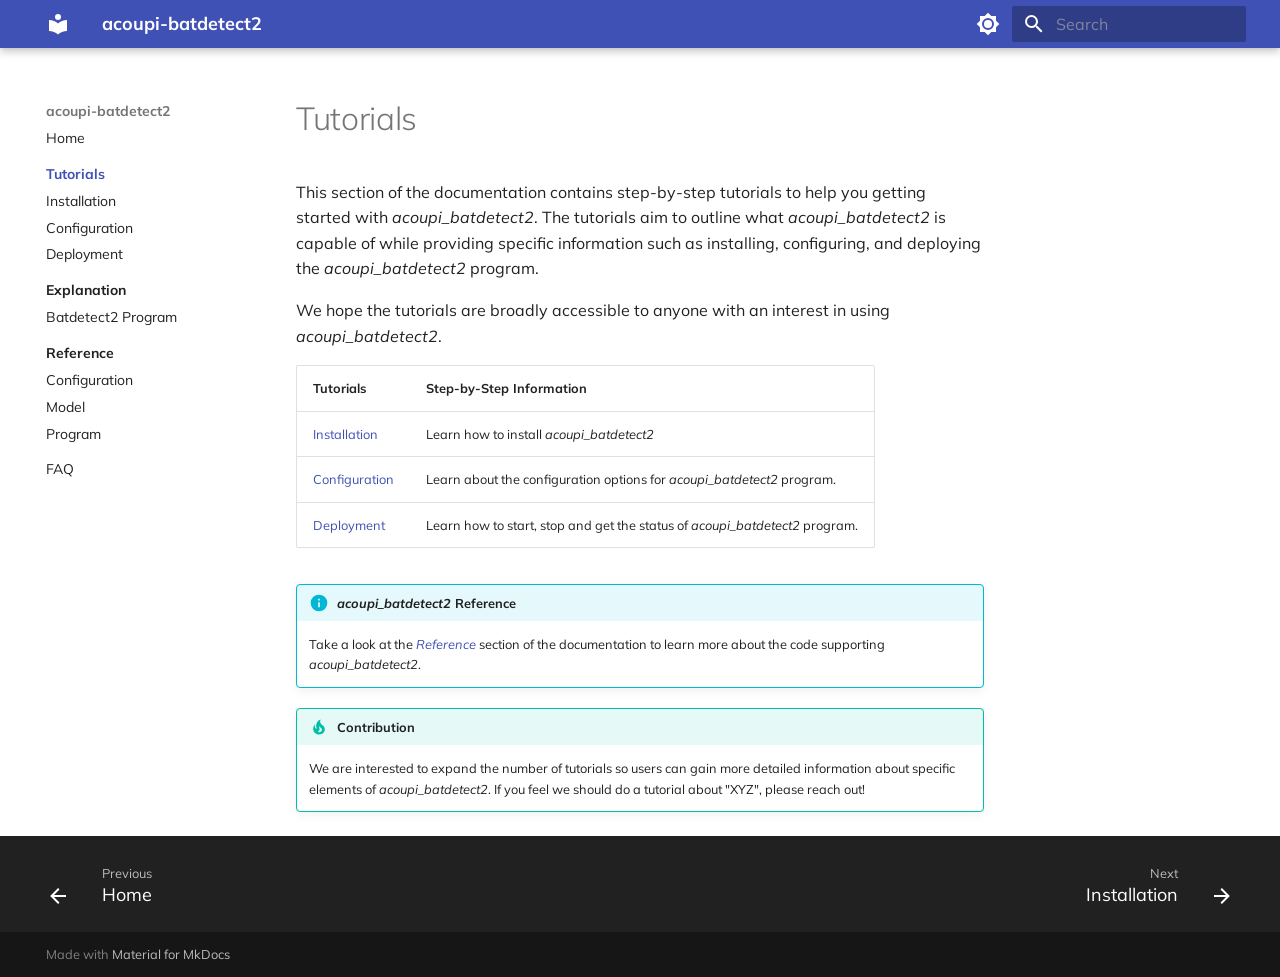
<file: tutorials/index.html>
<!doctype html>
<html lang="en" class="no-js">
  <head>
    
      <meta charset="utf-8">
      <meta name="viewport" content="width=device-width,initial-scale=1">
      
      
      
        <link rel="canonical" href="https://acoupi.github.io/acoupi-batdetect2/tutorials/">
      
      
        <link rel="prev" href="..">
      
      
        <link rel="next" href="installation/">
      
      
      <link rel="icon" href="../assets/favicon.svg">
      <meta name="generator" content="mkdocs-1.6.1, mkdocs-material-9.5.42">
    
    
      
        <title>Tutorials - acoupi-batdetect2</title>
      
    
    
      <link rel="stylesheet" href="../assets/stylesheets/main.0253249f.min.css">
      
        
        <link rel="stylesheet" href="../assets/stylesheets/palette.06af60db.min.css">
      
      


    
    
      
    
    
      
        
        
        <link rel="preconnect" href="https://fonts.gstatic.com" crossorigin>
        <link rel="stylesheet" href="https://fonts.googleapis.com/css?family=Mulish:300,300i,400,400i,700,700i%7CRoboto+Mono:400,400i,700,700i&display=fallback">
        <style>:root{--md-text-font:"Mulish";--md-code-font:"Roboto Mono"}</style>
      
    
    
      <link rel="stylesheet" href="../assets/_mkdocstrings.css">
    
      <link rel="stylesheet" href="../css/style.css">
    
    <script>__md_scope=new URL("..",location),__md_hash=e=>[...e].reduce(((e,_)=>(e<<5)-e+_.charCodeAt(0)),0),__md_get=(e,_=localStorage,t=__md_scope)=>JSON.parse(_.getItem(t.pathname+"."+e)),__md_set=(e,_,t=localStorage,a=__md_scope)=>{try{t.setItem(a.pathname+"."+e,JSON.stringify(_))}catch(e){}}</script>
    
      

    
    
    
  </head>
  
  
    
    
      
    
    
    
    
    <body dir="ltr" data-md-color-scheme="default" data-md-color-primary="indigo" data-md-color-accent="indigo">
  
    
    <input class="md-toggle" data-md-toggle="drawer" type="checkbox" id="__drawer" autocomplete="off">
    <input class="md-toggle" data-md-toggle="search" type="checkbox" id="__search" autocomplete="off">
    <label class="md-overlay" for="__drawer"></label>
    <div data-md-component="skip">
      
        
        <a href="#tutorials" class="md-skip">
          Skip to content
        </a>
      
    </div>
    <div data-md-component="announce">
      
    </div>
    
    
      

  

<header class="md-header md-header--shadow" data-md-component="header">
  <nav class="md-header__inner md-grid" aria-label="Header">
    <a href=".." title="acoupi-batdetect2" class="md-header__button md-logo" aria-label="acoupi-batdetect2" data-md-component="logo">
      
  
  <svg xmlns="http://www.w3.org/2000/svg" viewBox="0 0 24 24"><path d="M12 8a3 3 0 0 0 3-3 3 3 0 0 0-3-3 3 3 0 0 0-3 3 3 3 0 0 0 3 3m0 3.54C9.64 9.35 6.5 8 3 8v11c3.5 0 6.64 1.35 9 3.54 2.36-2.19 5.5-3.54 9-3.54V8c-3.5 0-6.64 1.35-9 3.54"/></svg>

    </a>
    <label class="md-header__button md-icon" for="__drawer">
      
      <svg xmlns="http://www.w3.org/2000/svg" viewBox="0 0 24 24"><path d="M3 6h18v2H3zm0 5h18v2H3zm0 5h18v2H3z"/></svg>
    </label>
    <div class="md-header__title" data-md-component="header-title">
      <div class="md-header__ellipsis">
        <div class="md-header__topic">
          <span class="md-ellipsis">
            acoupi-batdetect2
          </span>
        </div>
        <div class="md-header__topic" data-md-component="header-topic">
          <span class="md-ellipsis">
            
              Tutorials
            
          </span>
        </div>
      </div>
    </div>
    
      
        <form class="md-header__option" data-md-component="palette">
  
    
    
    
    <input class="md-option" data-md-color-media="" data-md-color-scheme="default" data-md-color-primary="indigo" data-md-color-accent="indigo"  aria-label="Switch to dark mode"  type="radio" name="__palette" id="__palette_0">
    
      <label class="md-header__button md-icon" title="Switch to dark mode" for="__palette_1" hidden>
        <svg xmlns="http://www.w3.org/2000/svg" viewBox="0 0 24 24"><path d="M12 8a4 4 0 0 0-4 4 4 4 0 0 0 4 4 4 4 0 0 0 4-4 4 4 0 0 0-4-4m0 10a6 6 0 0 1-6-6 6 6 0 0 1 6-6 6 6 0 0 1 6 6 6 6 0 0 1-6 6m8-9.31V4h-4.69L12 .69 8.69 4H4v4.69L.69 12 4 15.31V20h4.69L12 23.31 15.31 20H20v-4.69L23.31 12z"/></svg>
      </label>
    
  
    
    
    
    <input class="md-option" data-md-color-media="" data-md-color-scheme="slate" data-md-color-primary="indigo" data-md-color-accent="indigo"  aria-label="Switch to light mode"  type="radio" name="__palette" id="__palette_1">
    
      <label class="md-header__button md-icon" title="Switch to light mode" for="__palette_0" hidden>
        <svg xmlns="http://www.w3.org/2000/svg" viewBox="0 0 24 24"><path d="M12 18c-.89 0-1.74-.2-2.5-.55C11.56 16.5 13 14.42 13 12s-1.44-4.5-3.5-5.45C10.26 6.2 11.11 6 12 6a6 6 0 0 1 6 6 6 6 0 0 1-6 6m8-9.31V4h-4.69L12 .69 8.69 4H4v4.69L.69 12 4 15.31V20h4.69L12 23.31 15.31 20H20v-4.69L23.31 12z"/></svg>
      </label>
    
  
</form>
      
    
    
      <script>var palette=__md_get("__palette");if(palette&&palette.color){if("(prefers-color-scheme)"===palette.color.media){var media=matchMedia("(prefers-color-scheme: light)"),input=document.querySelector(media.matches?"[data-md-color-media='(prefers-color-scheme: light)']":"[data-md-color-media='(prefers-color-scheme: dark)']");palette.color.media=input.getAttribute("data-md-color-media"),palette.color.scheme=input.getAttribute("data-md-color-scheme"),palette.color.primary=input.getAttribute("data-md-color-primary"),palette.color.accent=input.getAttribute("data-md-color-accent")}for(var[key,value]of Object.entries(palette.color))document.body.setAttribute("data-md-color-"+key,value)}</script>
    
    
    
      <label class="md-header__button md-icon" for="__search">
        
        <svg xmlns="http://www.w3.org/2000/svg" viewBox="0 0 24 24"><path d="M9.5 3A6.5 6.5 0 0 1 16 9.5c0 1.61-.59 3.09-1.56 4.23l.27.27h.79l5 5-1.5 1.5-5-5v-.79l-.27-.27A6.52 6.52 0 0 1 9.5 16 6.5 6.5 0 0 1 3 9.5 6.5 6.5 0 0 1 9.5 3m0 2C7 5 5 7 5 9.5S7 14 9.5 14 14 12 14 9.5 12 5 9.5 5"/></svg>
      </label>
      <div class="md-search" data-md-component="search" role="dialog">
  <label class="md-search__overlay" for="__search"></label>
  <div class="md-search__inner" role="search">
    <form class="md-search__form" name="search">
      <input type="text" class="md-search__input" name="query" aria-label="Search" placeholder="Search" autocapitalize="off" autocorrect="off" autocomplete="off" spellcheck="false" data-md-component="search-query" required>
      <label class="md-search__icon md-icon" for="__search">
        
        <svg xmlns="http://www.w3.org/2000/svg" viewBox="0 0 24 24"><path d="M9.5 3A6.5 6.5 0 0 1 16 9.5c0 1.61-.59 3.09-1.56 4.23l.27.27h.79l5 5-1.5 1.5-5-5v-.79l-.27-.27A6.52 6.52 0 0 1 9.5 16 6.5 6.5 0 0 1 3 9.5 6.5 6.5 0 0 1 9.5 3m0 2C7 5 5 7 5 9.5S7 14 9.5 14 14 12 14 9.5 12 5 9.5 5"/></svg>
        
        <svg xmlns="http://www.w3.org/2000/svg" viewBox="0 0 24 24"><path d="M20 11v2H8l5.5 5.5-1.42 1.42L4.16 12l7.92-7.92L13.5 5.5 8 11z"/></svg>
      </label>
      <nav class="md-search__options" aria-label="Search">
        
        <button type="reset" class="md-search__icon md-icon" title="Clear" aria-label="Clear" tabindex="-1">
          
          <svg xmlns="http://www.w3.org/2000/svg" viewBox="0 0 24 24"><path d="M19 6.41 17.59 5 12 10.59 6.41 5 5 6.41 10.59 12 5 17.59 6.41 19 12 13.41 17.59 19 19 17.59 13.41 12z"/></svg>
        </button>
      </nav>
      
    </form>
    <div class="md-search__output">
      <div class="md-search__scrollwrap" tabindex="0" data-md-scrollfix>
        <div class="md-search-result" data-md-component="search-result">
          <div class="md-search-result__meta">
            Initializing search
          </div>
          <ol class="md-search-result__list" role="presentation"></ol>
        </div>
      </div>
    </div>
  </div>
</div>
    
    
  </nav>
  
</header>
    
    <div class="md-container" data-md-component="container">
      
      
        
          
        
      
      <main class="md-main" data-md-component="main">
        <div class="md-main__inner md-grid">
          
            
              
              <div class="md-sidebar md-sidebar--primary" data-md-component="sidebar" data-md-type="navigation" >
                <div class="md-sidebar__scrollwrap">
                  <div class="md-sidebar__inner">
                    



<nav class="md-nav md-nav--primary" aria-label="Navigation" data-md-level="0">
  <label class="md-nav__title" for="__drawer">
    <a href=".." title="acoupi-batdetect2" class="md-nav__button md-logo" aria-label="acoupi-batdetect2" data-md-component="logo">
      
  
  <svg xmlns="http://www.w3.org/2000/svg" viewBox="0 0 24 24"><path d="M12 8a3 3 0 0 0 3-3 3 3 0 0 0-3-3 3 3 0 0 0-3 3 3 3 0 0 0 3 3m0 3.54C9.64 9.35 6.5 8 3 8v11c3.5 0 6.64 1.35 9 3.54 2.36-2.19 5.5-3.54 9-3.54V8c-3.5 0-6.64 1.35-9 3.54"/></svg>

    </a>
    acoupi-batdetect2
  </label>
  
  <ul class="md-nav__list" data-md-scrollfix>
    
      
      
  
  
  
  
    <li class="md-nav__item">
      <a href=".." class="md-nav__link">
        
  
  <span class="md-ellipsis">
    Home
  </span>
  

      </a>
    </li>
  

    
      
      
  
  
    
  
  
  
    
    
      
        
          
        
      
        
      
        
      
        
      
    
    
      
        
        
      
    
    
    <li class="md-nav__item md-nav__item--active md-nav__item--section md-nav__item--nested">
      
        
        
        <input class="md-nav__toggle md-toggle " type="checkbox" id="__nav_2" checked>
        
          
          
          <div class="md-nav__link md-nav__container">
            <a href="./" class="md-nav__link md-nav__link--active">
              
  
  <span class="md-ellipsis">
    Tutorials
  </span>
  

            </a>
            
              
              <label class="md-nav__link md-nav__link--active" for="__nav_2" id="__nav_2_label" tabindex="">
                <span class="md-nav__icon md-icon"></span>
              </label>
            
          </div>
        
        <nav class="md-nav" data-md-level="1" aria-labelledby="__nav_2_label" aria-expanded="true">
          <label class="md-nav__title" for="__nav_2">
            <span class="md-nav__icon md-icon"></span>
            Tutorials
          </label>
          <ul class="md-nav__list" data-md-scrollfix>
            
              
            
              
                
  
  
  
  
    <li class="md-nav__item">
      <a href="installation/" class="md-nav__link">
        
  
  <span class="md-ellipsis">
    Installation
  </span>
  

      </a>
    </li>
  

              
            
              
                
  
  
  
  
    <li class="md-nav__item">
      <a href="configuration/" class="md-nav__link">
        
  
  <span class="md-ellipsis">
    Configuration
  </span>
  

      </a>
    </li>
  

              
            
              
                
  
  
  
  
    <li class="md-nav__item">
      <a href="deployment/" class="md-nav__link">
        
  
  <span class="md-ellipsis">
    Deployment
  </span>
  

      </a>
    </li>
  

              
            
          </ul>
        </nav>
      
    </li>
  

    
      
      
  
  
  
  
    
    
      
        
          
        
      
        
      
    
    
      
        
        
      
    
    
    <li class="md-nav__item md-nav__item--section md-nav__item--nested">
      
        
        
        <input class="md-nav__toggle md-toggle " type="checkbox" id="__nav_3" >
        
          
          
          <div class="md-nav__link md-nav__container">
            <a href="../explanation/" class="md-nav__link ">
              
  
  <span class="md-ellipsis">
    Explanation
  </span>
  

            </a>
            
              
              <label class="md-nav__link " for="__nav_3" id="__nav_3_label" tabindex="">
                <span class="md-nav__icon md-icon"></span>
              </label>
            
          </div>
        
        <nav class="md-nav" data-md-level="1" aria-labelledby="__nav_3_label" aria-expanded="false">
          <label class="md-nav__title" for="__nav_3">
            <span class="md-nav__icon md-icon"></span>
            Explanation
          </label>
          <ul class="md-nav__list" data-md-scrollfix>
            
              
            
              
                
  
  
  
  
    <li class="md-nav__item">
      <a href="../explanation/batdetect2_program/" class="md-nav__link">
        
  
  <span class="md-ellipsis">
    Batdetect2 Program
  </span>
  

      </a>
    </li>
  

              
            
          </ul>
        </nav>
      
    </li>
  

    
      
      
  
  
  
  
    
    
      
        
          
        
      
        
      
        
      
        
      
    
    
      
        
        
      
    
    
    <li class="md-nav__item md-nav__item--section md-nav__item--nested">
      
        
        
        <input class="md-nav__toggle md-toggle " type="checkbox" id="__nav_4" >
        
          
          
          <div class="md-nav__link md-nav__container">
            <a href="../reference/" class="md-nav__link ">
              
  
  <span class="md-ellipsis">
    Reference
  </span>
  

            </a>
            
              
              <label class="md-nav__link " for="__nav_4" id="__nav_4_label" tabindex="">
                <span class="md-nav__icon md-icon"></span>
              </label>
            
          </div>
        
        <nav class="md-nav" data-md-level="1" aria-labelledby="__nav_4_label" aria-expanded="false">
          <label class="md-nav__title" for="__nav_4">
            <span class="md-nav__icon md-icon"></span>
            Reference
          </label>
          <ul class="md-nav__list" data-md-scrollfix>
            
              
            
              
                
  
  
  
  
    <li class="md-nav__item">
      <a href="../reference/configuration/" class="md-nav__link">
        
  
  <span class="md-ellipsis">
    Configuration
  </span>
  

      </a>
    </li>
  

              
            
              
                
  
  
  
  
    <li class="md-nav__item">
      <a href="../reference/model/" class="md-nav__link">
        
  
  <span class="md-ellipsis">
    Model
  </span>
  

      </a>
    </li>
  

              
            
              
                
  
  
  
  
    <li class="md-nav__item">
      <a href="../reference/program/" class="md-nav__link">
        
  
  <span class="md-ellipsis">
    Program
  </span>
  

      </a>
    </li>
  

              
            
          </ul>
        </nav>
      
    </li>
  

    
      
      
  
  
  
  
    <li class="md-nav__item">
      <a href="../faq/" class="md-nav__link">
        
  
  <span class="md-ellipsis">
    FAQ
  </span>
  

      </a>
    </li>
  

    
  </ul>
</nav>
                  </div>
                </div>
              </div>
            
            
              
              <div class="md-sidebar md-sidebar--secondary" data-md-component="sidebar" data-md-type="toc" >
                <div class="md-sidebar__scrollwrap">
                  <div class="md-sidebar__inner">
                    

<nav class="md-nav md-nav--secondary" aria-label="Table of contents">
  
  
  
    
  
  
</nav>
                  </div>
                </div>
              </div>
            
          
          
            <div class="md-content" data-md-component="content">
              <article class="md-content__inner md-typeset">
                
                  


<div><h1 id="tutorials">Tutorials<a class="headerlink" href="#tutorials" title="Permanent link">#</a></h1>
<p>This section of the documentation contains step-by-step tutorials to help you getting started with <em>acoupi_batdetect2</em>.
The tutorials aim to outline what <em>acoupi_batdetect2</em> is capable of while providing specific information such as installing, configuring, and deploying the <em>acoupi_batdetect2</em> program.</p>
<p>We hope the tutorials are broadly accessible to anyone with an interest in using <em>acoupi_batdetect2</em>.</p>
<div class="md-table">
  <table>
    <thead>
      <tr>
        <th>
          <strong>Tutorials</strong>
        </th>
        <th>Step-by-Step Information</th>
      </tr>
    </thead>
    <tbody>
      <tr>
        <td>
          <a href="installation">Installation</a>
        </td>
        <td>Learn how to install <i>acoupi_batdetect2</i></td>
      </tr>
      <tr>
        <td>
          <a href="configuration">Configuration</a>
        </td>
        <td>Learn about the configuration options for <i>acoupi_batdetect2</i> program.</td>
      </tr>
      <tr>
        <td>
          <a href="deployment">Deployment</a>
        </td>
        <td>Learn how to start, stop and get the status of <i>acoupi_batdetect2</i> program.</td>
      </tr>
    </tbody>
  </table>
</div>

<div class="admonition info">
<p class="admonition-title"><em>acoupi_batdetect2</em> Reference</p>
<p>Take a look at the <a href="../reference/"><em>Reference</em></a> section of the documentation to learn more about the code supporting <em>acoupi_batdetect2</em>.</p>
</div>
<div class="admonition tip">
<p class="admonition-title">Contribution</p>
<p>We are interested to expand the number of tutorials so users can gain more detailed information about specific elements of <em>acoupi_batdetect2</em>. If you feel we should do a tutorial about "XYZ", please reach out!</p>
</div></div>












                
              </article>
            </div>
          
          
<script>var target=document.getElementById(location.hash.slice(1));target&&target.name&&(target.checked=target.name.startsWith("__tabbed_"))</script>
        </div>
        
          <button type="button" class="md-top md-icon" data-md-component="top" hidden>
  
  <svg xmlns="http://www.w3.org/2000/svg" viewBox="0 0 24 24"><path d="M13 20h-2V8l-5.5 5.5-1.42-1.42L12 4.16l7.92 7.92-1.42 1.42L13 8z"/></svg>
  Back to top
</button>
        
      </main>
      
        <footer class="md-footer">
  
    
      
      <nav class="md-footer__inner md-grid" aria-label="Footer" >
        
          
          <a href=".." class="md-footer__link md-footer__link--prev" aria-label="Previous: Home">
            <div class="md-footer__button md-icon">
              
              <svg xmlns="http://www.w3.org/2000/svg" viewBox="0 0 24 24"><path d="M20 11v2H8l5.5 5.5-1.42 1.42L4.16 12l7.92-7.92L13.5 5.5 8 11z"/></svg>
            </div>
            <div class="md-footer__title">
              <span class="md-footer__direction">
                Previous
              </span>
              <div class="md-ellipsis">
                Home
              </div>
            </div>
          </a>
        
        
          
          <a href="installation/" class="md-footer__link md-footer__link--next" aria-label="Next: Installation">
            <div class="md-footer__title">
              <span class="md-footer__direction">
                Next
              </span>
              <div class="md-ellipsis">
                Installation
              </div>
            </div>
            <div class="md-footer__button md-icon">
              
              <svg xmlns="http://www.w3.org/2000/svg" viewBox="0 0 24 24"><path d="M4 11v2h12l-5.5 5.5 1.42 1.42L19.84 12l-7.92-7.92L10.5 5.5 16 11z"/></svg>
            </div>
          </a>
        
      </nav>
    
  
  <div class="md-footer-meta md-typeset">
    <div class="md-footer-meta__inner md-grid">
      <div class="md-copyright">
  
  
    Made with
    <a href="https://squidfunk.github.io/mkdocs-material/" target="_blank" rel="noopener">
      Material for MkDocs
    </a>
  
</div>
      
    </div>
  </div>
</footer>
      
    </div>
    <div class="md-dialog" data-md-component="dialog">
      <div class="md-dialog__inner md-typeset"></div>
    </div>
    
    
    <script id="__config" type="application/json">{"base": "..", "features": ["content.code.copy", "navigation.tracking", "navigation.indexes", "navigation.sections", "navigation.top", "navigation.footer", "toc.follow"], "search": "../assets/javascripts/workers/search.6ce7567c.min.js", "translations": {"clipboard.copied": "Copied to clipboard", "clipboard.copy": "Copy to clipboard", "search.result.more.one": "1 more on this page", "search.result.more.other": "# more on this page", "search.result.none": "No matching documents", "search.result.one": "1 matching document", "search.result.other": "# matching documents", "search.result.placeholder": "Type to start searching", "search.result.term.missing": "Missing", "select.version": "Select version"}}</script>
    
    
      <script src="../assets/javascripts/bundle.83f73b43.min.js"></script>
      
    
  </body>
</html>
</file>
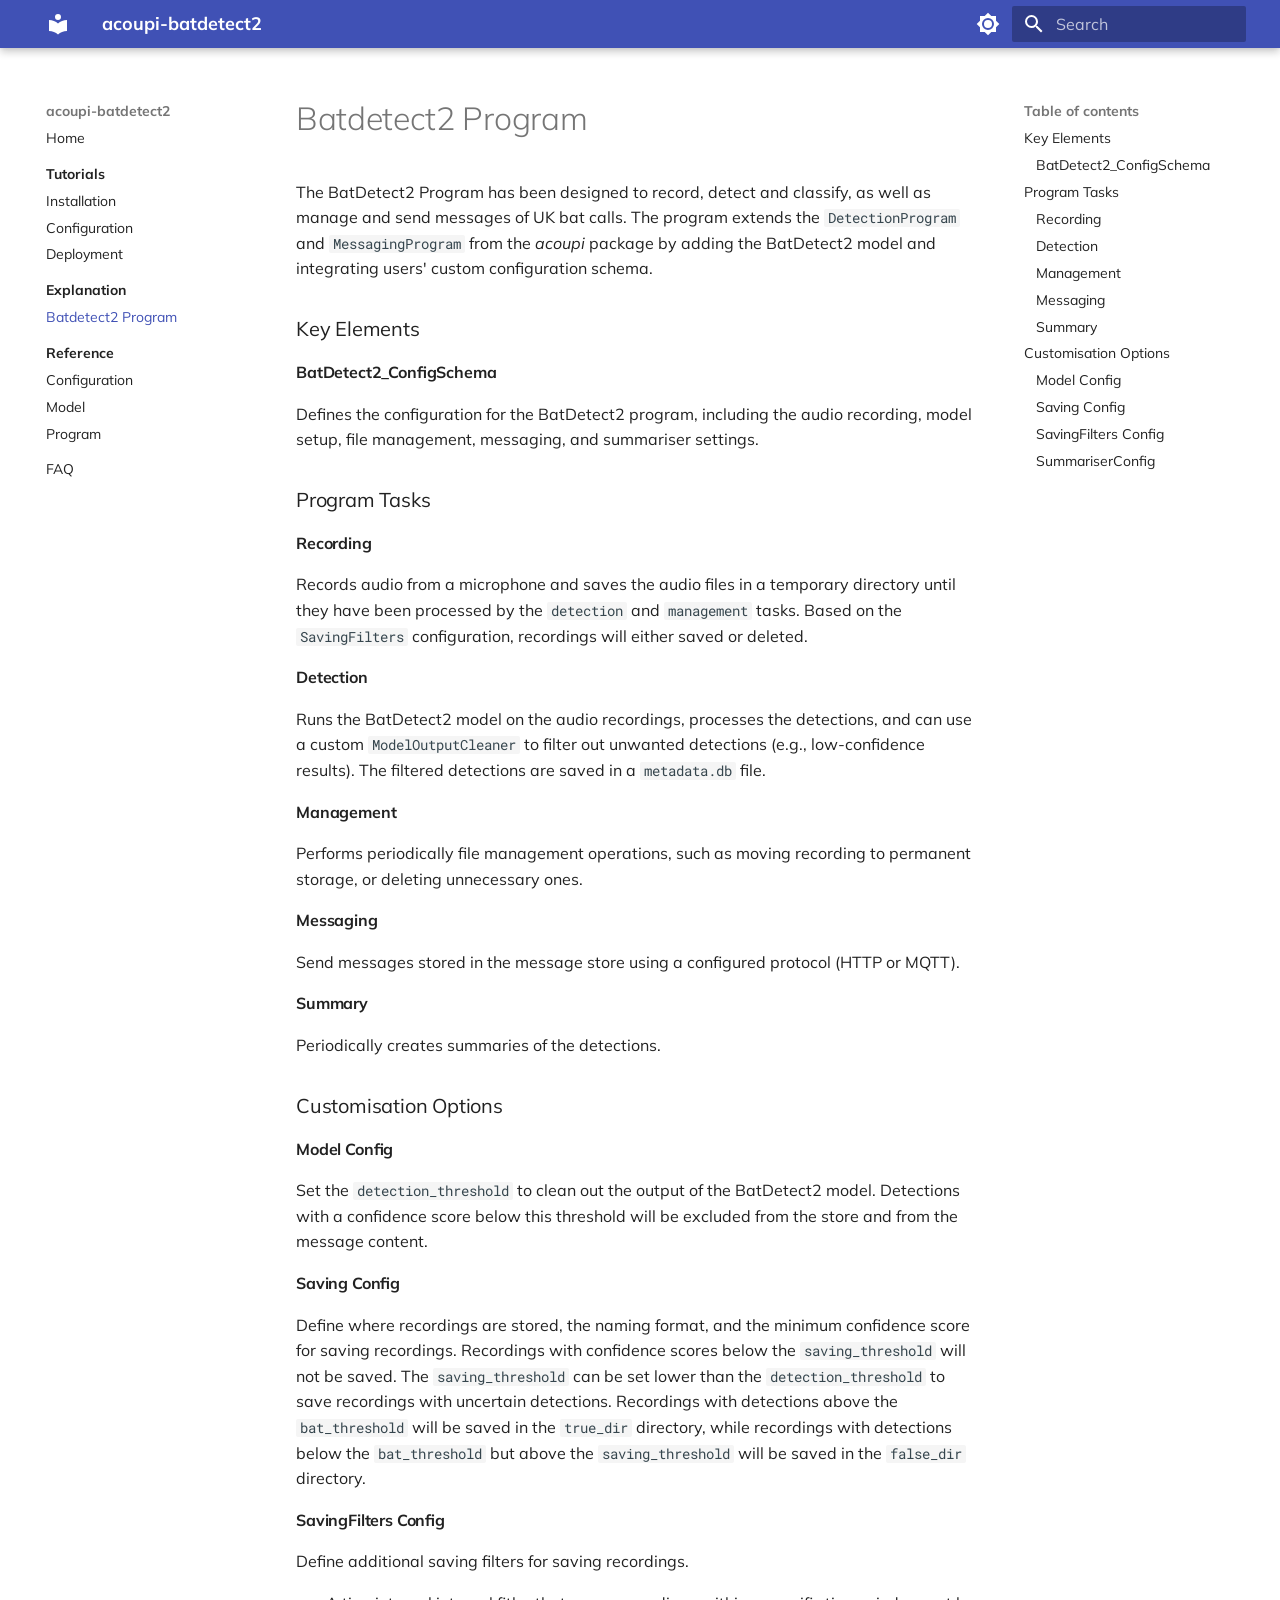
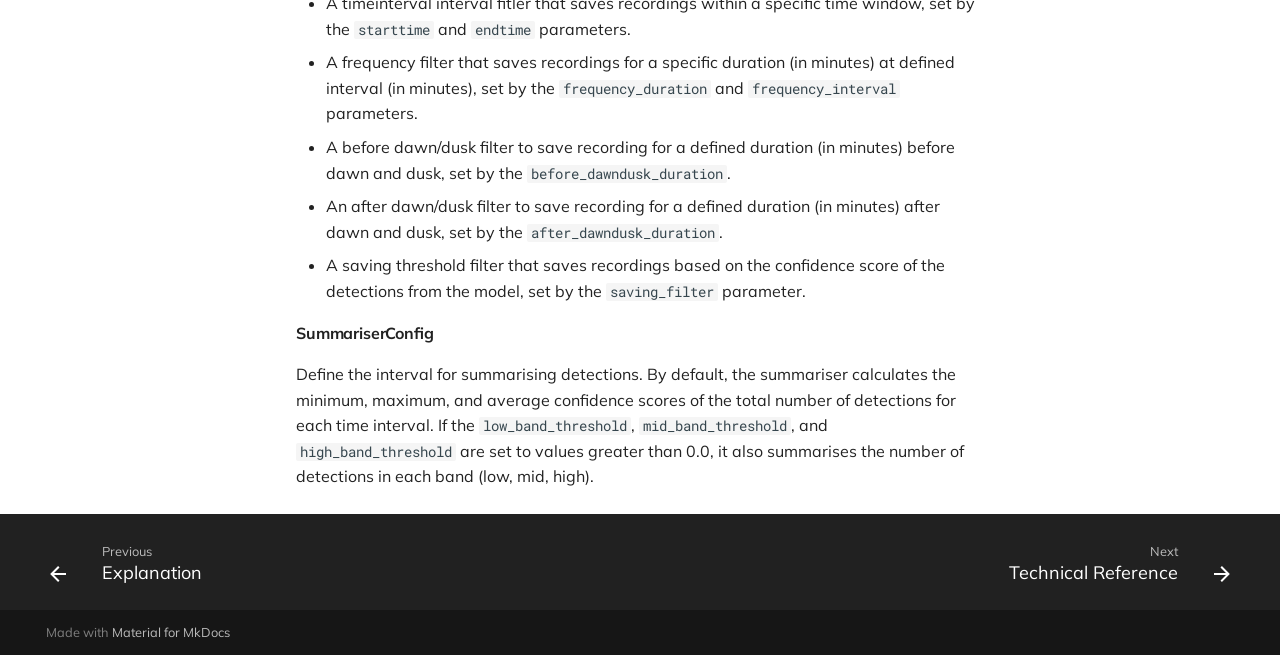
<file: explanation/batdetect2_program/index.html>
<!doctype html>
<html lang="en" class="no-js">
  <head>
    
      <meta charset="utf-8">
      <meta name="viewport" content="width=device-width,initial-scale=1">
      
      
      
        <link rel="canonical" href="https://acoupi.github.io/acoupi-batdetect2/explanation/batdetect2_program/">
      
      
        <link rel="prev" href="../">
      
      
        <link rel="next" href="../../reference/">
      
      
      <link rel="icon" href="../../assets/favicon.svg">
      <meta name="generator" content="mkdocs-1.6.1, mkdocs-material-9.5.42">
    
    
      
        <title>Batdetect2 Program - acoupi-batdetect2</title>
      
    
    
      <link rel="stylesheet" href="../../assets/stylesheets/main.0253249f.min.css">
      
        
        <link rel="stylesheet" href="../../assets/stylesheets/palette.06af60db.min.css">
      
      


    
    
      
    
    
      
        
        
        <link rel="preconnect" href="https://fonts.gstatic.com" crossorigin>
        <link rel="stylesheet" href="https://fonts.googleapis.com/css?family=Mulish:300,300i,400,400i,700,700i%7CRoboto+Mono:400,400i,700,700i&display=fallback">
        <style>:root{--md-text-font:"Mulish";--md-code-font:"Roboto Mono"}</style>
      
    
    
      <link rel="stylesheet" href="../../assets/_mkdocstrings.css">
    
      <link rel="stylesheet" href="../../css/style.css">
    
    <script>__md_scope=new URL("../..",location),__md_hash=e=>[...e].reduce(((e,_)=>(e<<5)-e+_.charCodeAt(0)),0),__md_get=(e,_=localStorage,t=__md_scope)=>JSON.parse(_.getItem(t.pathname+"."+e)),__md_set=(e,_,t=localStorage,a=__md_scope)=>{try{t.setItem(a.pathname+"."+e,JSON.stringify(_))}catch(e){}}</script>
    
      

    
    
    
  </head>
  
  
    
    
      
    
    
    
    
    <body dir="ltr" data-md-color-scheme="default" data-md-color-primary="indigo" data-md-color-accent="indigo">
  
    
    <input class="md-toggle" data-md-toggle="drawer" type="checkbox" id="__drawer" autocomplete="off">
    <input class="md-toggle" data-md-toggle="search" type="checkbox" id="__search" autocomplete="off">
    <label class="md-overlay" for="__drawer"></label>
    <div data-md-component="skip">
      
        
        <a href="#batdetect2_program" class="md-skip">
          Skip to content
        </a>
      
    </div>
    <div data-md-component="announce">
      
    </div>
    
    
      

  

<header class="md-header md-header--shadow" data-md-component="header">
  <nav class="md-header__inner md-grid" aria-label="Header">
    <a href="../.." title="acoupi-batdetect2" class="md-header__button md-logo" aria-label="acoupi-batdetect2" data-md-component="logo">
      
  
  <svg xmlns="http://www.w3.org/2000/svg" viewBox="0 0 24 24"><path d="M12 8a3 3 0 0 0 3-3 3 3 0 0 0-3-3 3 3 0 0 0-3 3 3 3 0 0 0 3 3m0 3.54C9.64 9.35 6.5 8 3 8v11c3.5 0 6.64 1.35 9 3.54 2.36-2.19 5.5-3.54 9-3.54V8c-3.5 0-6.64 1.35-9 3.54"/></svg>

    </a>
    <label class="md-header__button md-icon" for="__drawer">
      
      <svg xmlns="http://www.w3.org/2000/svg" viewBox="0 0 24 24"><path d="M3 6h18v2H3zm0 5h18v2H3zm0 5h18v2H3z"/></svg>
    </label>
    <div class="md-header__title" data-md-component="header-title">
      <div class="md-header__ellipsis">
        <div class="md-header__topic">
          <span class="md-ellipsis">
            acoupi-batdetect2
          </span>
        </div>
        <div class="md-header__topic" data-md-component="header-topic">
          <span class="md-ellipsis">
            
              Batdetect2 Program
            
          </span>
        </div>
      </div>
    </div>
    
      
        <form class="md-header__option" data-md-component="palette">
  
    
    
    
    <input class="md-option" data-md-color-media="" data-md-color-scheme="default" data-md-color-primary="indigo" data-md-color-accent="indigo"  aria-label="Switch to dark mode"  type="radio" name="__palette" id="__palette_0">
    
      <label class="md-header__button md-icon" title="Switch to dark mode" for="__palette_1" hidden>
        <svg xmlns="http://www.w3.org/2000/svg" viewBox="0 0 24 24"><path d="M12 8a4 4 0 0 0-4 4 4 4 0 0 0 4 4 4 4 0 0 0 4-4 4 4 0 0 0-4-4m0 10a6 6 0 0 1-6-6 6 6 0 0 1 6-6 6 6 0 0 1 6 6 6 6 0 0 1-6 6m8-9.31V4h-4.69L12 .69 8.69 4H4v4.69L.69 12 4 15.31V20h4.69L12 23.31 15.31 20H20v-4.69L23.31 12z"/></svg>
      </label>
    
  
    
    
    
    <input class="md-option" data-md-color-media="" data-md-color-scheme="slate" data-md-color-primary="indigo" data-md-color-accent="indigo"  aria-label="Switch to light mode"  type="radio" name="__palette" id="__palette_1">
    
      <label class="md-header__button md-icon" title="Switch to light mode" for="__palette_0" hidden>
        <svg xmlns="http://www.w3.org/2000/svg" viewBox="0 0 24 24"><path d="M12 18c-.89 0-1.74-.2-2.5-.55C11.56 16.5 13 14.42 13 12s-1.44-4.5-3.5-5.45C10.26 6.2 11.11 6 12 6a6 6 0 0 1 6 6 6 6 0 0 1-6 6m8-9.31V4h-4.69L12 .69 8.69 4H4v4.69L.69 12 4 15.31V20h4.69L12 23.31 15.31 20H20v-4.69L23.31 12z"/></svg>
      </label>
    
  
</form>
      
    
    
      <script>var palette=__md_get("__palette");if(palette&&palette.color){if("(prefers-color-scheme)"===palette.color.media){var media=matchMedia("(prefers-color-scheme: light)"),input=document.querySelector(media.matches?"[data-md-color-media='(prefers-color-scheme: light)']":"[data-md-color-media='(prefers-color-scheme: dark)']");palette.color.media=input.getAttribute("data-md-color-media"),palette.color.scheme=input.getAttribute("data-md-color-scheme"),palette.color.primary=input.getAttribute("data-md-color-primary"),palette.color.accent=input.getAttribute("data-md-color-accent")}for(var[key,value]of Object.entries(palette.color))document.body.setAttribute("data-md-color-"+key,value)}</script>
    
    
    
      <label class="md-header__button md-icon" for="__search">
        
        <svg xmlns="http://www.w3.org/2000/svg" viewBox="0 0 24 24"><path d="M9.5 3A6.5 6.5 0 0 1 16 9.5c0 1.61-.59 3.09-1.56 4.23l.27.27h.79l5 5-1.5 1.5-5-5v-.79l-.27-.27A6.52 6.52 0 0 1 9.5 16 6.5 6.5 0 0 1 3 9.5 6.5 6.5 0 0 1 9.5 3m0 2C7 5 5 7 5 9.5S7 14 9.5 14 14 12 14 9.5 12 5 9.5 5"/></svg>
      </label>
      <div class="md-search" data-md-component="search" role="dialog">
  <label class="md-search__overlay" for="__search"></label>
  <div class="md-search__inner" role="search">
    <form class="md-search__form" name="search">
      <input type="text" class="md-search__input" name="query" aria-label="Search" placeholder="Search" autocapitalize="off" autocorrect="off" autocomplete="off" spellcheck="false" data-md-component="search-query" required>
      <label class="md-search__icon md-icon" for="__search">
        
        <svg xmlns="http://www.w3.org/2000/svg" viewBox="0 0 24 24"><path d="M9.5 3A6.5 6.5 0 0 1 16 9.5c0 1.61-.59 3.09-1.56 4.23l.27.27h.79l5 5-1.5 1.5-5-5v-.79l-.27-.27A6.52 6.52 0 0 1 9.5 16 6.5 6.5 0 0 1 3 9.5 6.5 6.5 0 0 1 9.5 3m0 2C7 5 5 7 5 9.5S7 14 9.5 14 14 12 14 9.5 12 5 9.5 5"/></svg>
        
        <svg xmlns="http://www.w3.org/2000/svg" viewBox="0 0 24 24"><path d="M20 11v2H8l5.5 5.5-1.42 1.42L4.16 12l7.92-7.92L13.5 5.5 8 11z"/></svg>
      </label>
      <nav class="md-search__options" aria-label="Search">
        
        <button type="reset" class="md-search__icon md-icon" title="Clear" aria-label="Clear" tabindex="-1">
          
          <svg xmlns="http://www.w3.org/2000/svg" viewBox="0 0 24 24"><path d="M19 6.41 17.59 5 12 10.59 6.41 5 5 6.41 10.59 12 5 17.59 6.41 19 12 13.41 17.59 19 19 17.59 13.41 12z"/></svg>
        </button>
      </nav>
      
    </form>
    <div class="md-search__output">
      <div class="md-search__scrollwrap" tabindex="0" data-md-scrollfix>
        <div class="md-search-result" data-md-component="search-result">
          <div class="md-search-result__meta">
            Initializing search
          </div>
          <ol class="md-search-result__list" role="presentation"></ol>
        </div>
      </div>
    </div>
  </div>
</div>
    
    
  </nav>
  
</header>
    
    <div class="md-container" data-md-component="container">
      
      
        
          
        
      
      <main class="md-main" data-md-component="main">
        <div class="md-main__inner md-grid">
          
            
              
              <div class="md-sidebar md-sidebar--primary" data-md-component="sidebar" data-md-type="navigation" >
                <div class="md-sidebar__scrollwrap">
                  <div class="md-sidebar__inner">
                    



<nav class="md-nav md-nav--primary" aria-label="Navigation" data-md-level="0">
  <label class="md-nav__title" for="__drawer">
    <a href="../.." title="acoupi-batdetect2" class="md-nav__button md-logo" aria-label="acoupi-batdetect2" data-md-component="logo">
      
  
  <svg xmlns="http://www.w3.org/2000/svg" viewBox="0 0 24 24"><path d="M12 8a3 3 0 0 0 3-3 3 3 0 0 0-3-3 3 3 0 0 0-3 3 3 3 0 0 0 3 3m0 3.54C9.64 9.35 6.5 8 3 8v11c3.5 0 6.64 1.35 9 3.54 2.36-2.19 5.5-3.54 9-3.54V8c-3.5 0-6.64 1.35-9 3.54"/></svg>

    </a>
    acoupi-batdetect2
  </label>
  
  <ul class="md-nav__list" data-md-scrollfix>
    
      
      
  
  
  
  
    <li class="md-nav__item">
      <a href="../.." class="md-nav__link">
        
  
  <span class="md-ellipsis">
    Home
  </span>
  

      </a>
    </li>
  

    
      
      
  
  
  
  
    
    
      
        
          
        
      
        
      
        
      
        
      
    
    
      
        
        
      
    
    
    <li class="md-nav__item md-nav__item--section md-nav__item--nested">
      
        
        
        <input class="md-nav__toggle md-toggle " type="checkbox" id="__nav_2" >
        
          
          
          <div class="md-nav__link md-nav__container">
            <a href="../../tutorials/" class="md-nav__link ">
              
  
  <span class="md-ellipsis">
    Tutorials
  </span>
  

            </a>
            
              
              <label class="md-nav__link " for="__nav_2" id="__nav_2_label" tabindex="">
                <span class="md-nav__icon md-icon"></span>
              </label>
            
          </div>
        
        <nav class="md-nav" data-md-level="1" aria-labelledby="__nav_2_label" aria-expanded="false">
          <label class="md-nav__title" for="__nav_2">
            <span class="md-nav__icon md-icon"></span>
            Tutorials
          </label>
          <ul class="md-nav__list" data-md-scrollfix>
            
              
            
              
                
  
  
  
  
    <li class="md-nav__item">
      <a href="../../tutorials/installation/" class="md-nav__link">
        
  
  <span class="md-ellipsis">
    Installation
  </span>
  

      </a>
    </li>
  

              
            
              
                
  
  
  
  
    <li class="md-nav__item">
      <a href="../../tutorials/configuration/" class="md-nav__link">
        
  
  <span class="md-ellipsis">
    Configuration
  </span>
  

      </a>
    </li>
  

              
            
              
                
  
  
  
  
    <li class="md-nav__item">
      <a href="../../tutorials/deployment/" class="md-nav__link">
        
  
  <span class="md-ellipsis">
    Deployment
  </span>
  

      </a>
    </li>
  

              
            
          </ul>
        </nav>
      
    </li>
  

    
      
      
  
  
    
  
  
  
    
    
      
        
          
        
      
        
      
    
    
      
        
        
      
    
    
    <li class="md-nav__item md-nav__item--active md-nav__item--section md-nav__item--nested">
      
        
        
        <input class="md-nav__toggle md-toggle " type="checkbox" id="__nav_3" checked>
        
          
          
          <div class="md-nav__link md-nav__container">
            <a href="../" class="md-nav__link ">
              
  
  <span class="md-ellipsis">
    Explanation
  </span>
  

            </a>
            
              
              <label class="md-nav__link " for="__nav_3" id="__nav_3_label" tabindex="">
                <span class="md-nav__icon md-icon"></span>
              </label>
            
          </div>
        
        <nav class="md-nav" data-md-level="1" aria-labelledby="__nav_3_label" aria-expanded="true">
          <label class="md-nav__title" for="__nav_3">
            <span class="md-nav__icon md-icon"></span>
            Explanation
          </label>
          <ul class="md-nav__list" data-md-scrollfix>
            
              
            
              
                
  
  
    
  
  
  
    <li class="md-nav__item md-nav__item--active">
      
      <input class="md-nav__toggle md-toggle" type="checkbox" id="__toc">
      
      
        
      
      
        <label class="md-nav__link md-nav__link--active" for="__toc">
          
  
  <span class="md-ellipsis">
    Batdetect2 Program
  </span>
  

          <span class="md-nav__icon md-icon"></span>
        </label>
      
      <a href="./" class="md-nav__link md-nav__link--active">
        
  
  <span class="md-ellipsis">
    Batdetect2 Program
  </span>
  

      </a>
      
        

<nav class="md-nav md-nav--secondary" aria-label="Table of contents">
  
  
  
    
  
  
    <label class="md-nav__title" for="__toc">
      <span class="md-nav__icon md-icon"></span>
      Table of contents
    </label>
    <ul class="md-nav__list" data-md-component="toc" data-md-scrollfix>
      
        <li class="md-nav__item">
  <a href="#key_elements" class="md-nav__link">
    <span class="md-ellipsis">
      Key Elements
    </span>
  </a>
  
    <nav class="md-nav" aria-label="Key Elements">
      <ul class="md-nav__list">
        
          <li class="md-nav__item">
  <a href="#batdetect2_configschema" class="md-nav__link">
    <span class="md-ellipsis">
      BatDetect2_ConfigSchema
    </span>
  </a>
  
</li>
        
      </ul>
    </nav>
  
</li>
      
        <li class="md-nav__item">
  <a href="#program_tasks" class="md-nav__link">
    <span class="md-ellipsis">
      Program Tasks
    </span>
  </a>
  
    <nav class="md-nav" aria-label="Program Tasks">
      <ul class="md-nav__list">
        
          <li class="md-nav__item">
  <a href="#recording" class="md-nav__link">
    <span class="md-ellipsis">
      Recording
    </span>
  </a>
  
</li>
        
          <li class="md-nav__item">
  <a href="#detection" class="md-nav__link">
    <span class="md-ellipsis">
      Detection
    </span>
  </a>
  
</li>
        
          <li class="md-nav__item">
  <a href="#management" class="md-nav__link">
    <span class="md-ellipsis">
      Management
    </span>
  </a>
  
</li>
        
          <li class="md-nav__item">
  <a href="#messaging" class="md-nav__link">
    <span class="md-ellipsis">
      Messaging
    </span>
  </a>
  
</li>
        
          <li class="md-nav__item">
  <a href="#summary" class="md-nav__link">
    <span class="md-ellipsis">
      Summary
    </span>
  </a>
  
</li>
        
      </ul>
    </nav>
  
</li>
      
        <li class="md-nav__item">
  <a href="#customisation_options" class="md-nav__link">
    <span class="md-ellipsis">
      Customisation Options
    </span>
  </a>
  
    <nav class="md-nav" aria-label="Customisation Options">
      <ul class="md-nav__list">
        
          <li class="md-nav__item">
  <a href="#model_config" class="md-nav__link">
    <span class="md-ellipsis">
      Model Config
    </span>
  </a>
  
</li>
        
          <li class="md-nav__item">
  <a href="#saving_config" class="md-nav__link">
    <span class="md-ellipsis">
      Saving Config
    </span>
  </a>
  
</li>
        
          <li class="md-nav__item">
  <a href="#savingfilters_config" class="md-nav__link">
    <span class="md-ellipsis">
      SavingFilters Config
    </span>
  </a>
  
</li>
        
          <li class="md-nav__item">
  <a href="#summariserconfig" class="md-nav__link">
    <span class="md-ellipsis">
      SummariserConfig
    </span>
  </a>
  
</li>
        
      </ul>
    </nav>
  
</li>
      
    </ul>
  
</nav>
      
    </li>
  

              
            
          </ul>
        </nav>
      
    </li>
  

    
      
      
  
  
  
  
    
    
      
        
          
        
      
        
      
        
      
        
      
    
    
      
        
        
      
    
    
    <li class="md-nav__item md-nav__item--section md-nav__item--nested">
      
        
        
        <input class="md-nav__toggle md-toggle " type="checkbox" id="__nav_4" >
        
          
          
          <div class="md-nav__link md-nav__container">
            <a href="../../reference/" class="md-nav__link ">
              
  
  <span class="md-ellipsis">
    Reference
  </span>
  

            </a>
            
              
              <label class="md-nav__link " for="__nav_4" id="__nav_4_label" tabindex="">
                <span class="md-nav__icon md-icon"></span>
              </label>
            
          </div>
        
        <nav class="md-nav" data-md-level="1" aria-labelledby="__nav_4_label" aria-expanded="false">
          <label class="md-nav__title" for="__nav_4">
            <span class="md-nav__icon md-icon"></span>
            Reference
          </label>
          <ul class="md-nav__list" data-md-scrollfix>
            
              
            
              
                
  
  
  
  
    <li class="md-nav__item">
      <a href="../../reference/configuration/" class="md-nav__link">
        
  
  <span class="md-ellipsis">
    Configuration
  </span>
  

      </a>
    </li>
  

              
            
              
                
  
  
  
  
    <li class="md-nav__item">
      <a href="../../reference/model/" class="md-nav__link">
        
  
  <span class="md-ellipsis">
    Model
  </span>
  

      </a>
    </li>
  

              
            
              
                
  
  
  
  
    <li class="md-nav__item">
      <a href="../../reference/program/" class="md-nav__link">
        
  
  <span class="md-ellipsis">
    Program
  </span>
  

      </a>
    </li>
  

              
            
          </ul>
        </nav>
      
    </li>
  

    
      
      
  
  
  
  
    <li class="md-nav__item">
      <a href="../../faq/" class="md-nav__link">
        
  
  <span class="md-ellipsis">
    FAQ
  </span>
  

      </a>
    </li>
  

    
  </ul>
</nav>
                  </div>
                </div>
              </div>
            
            
              
              <div class="md-sidebar md-sidebar--secondary" data-md-component="sidebar" data-md-type="toc" >
                <div class="md-sidebar__scrollwrap">
                  <div class="md-sidebar__inner">
                    

<nav class="md-nav md-nav--secondary" aria-label="Table of contents">
  
  
  
    
  
  
    <label class="md-nav__title" for="__toc">
      <span class="md-nav__icon md-icon"></span>
      Table of contents
    </label>
    <ul class="md-nav__list" data-md-component="toc" data-md-scrollfix>
      
        <li class="md-nav__item">
  <a href="#key_elements" class="md-nav__link">
    <span class="md-ellipsis">
      Key Elements
    </span>
  </a>
  
    <nav class="md-nav" aria-label="Key Elements">
      <ul class="md-nav__list">
        
          <li class="md-nav__item">
  <a href="#batdetect2_configschema" class="md-nav__link">
    <span class="md-ellipsis">
      BatDetect2_ConfigSchema
    </span>
  </a>
  
</li>
        
      </ul>
    </nav>
  
</li>
      
        <li class="md-nav__item">
  <a href="#program_tasks" class="md-nav__link">
    <span class="md-ellipsis">
      Program Tasks
    </span>
  </a>
  
    <nav class="md-nav" aria-label="Program Tasks">
      <ul class="md-nav__list">
        
          <li class="md-nav__item">
  <a href="#recording" class="md-nav__link">
    <span class="md-ellipsis">
      Recording
    </span>
  </a>
  
</li>
        
          <li class="md-nav__item">
  <a href="#detection" class="md-nav__link">
    <span class="md-ellipsis">
      Detection
    </span>
  </a>
  
</li>
        
          <li class="md-nav__item">
  <a href="#management" class="md-nav__link">
    <span class="md-ellipsis">
      Management
    </span>
  </a>
  
</li>
        
          <li class="md-nav__item">
  <a href="#messaging" class="md-nav__link">
    <span class="md-ellipsis">
      Messaging
    </span>
  </a>
  
</li>
        
          <li class="md-nav__item">
  <a href="#summary" class="md-nav__link">
    <span class="md-ellipsis">
      Summary
    </span>
  </a>
  
</li>
        
      </ul>
    </nav>
  
</li>
      
        <li class="md-nav__item">
  <a href="#customisation_options" class="md-nav__link">
    <span class="md-ellipsis">
      Customisation Options
    </span>
  </a>
  
    <nav class="md-nav" aria-label="Customisation Options">
      <ul class="md-nav__list">
        
          <li class="md-nav__item">
  <a href="#model_config" class="md-nav__link">
    <span class="md-ellipsis">
      Model Config
    </span>
  </a>
  
</li>
        
          <li class="md-nav__item">
  <a href="#saving_config" class="md-nav__link">
    <span class="md-ellipsis">
      Saving Config
    </span>
  </a>
  
</li>
        
          <li class="md-nav__item">
  <a href="#savingfilters_config" class="md-nav__link">
    <span class="md-ellipsis">
      SavingFilters Config
    </span>
  </a>
  
</li>
        
          <li class="md-nav__item">
  <a href="#summariserconfig" class="md-nav__link">
    <span class="md-ellipsis">
      SummariserConfig
    </span>
  </a>
  
</li>
        
      </ul>
    </nav>
  
</li>
      
    </ul>
  
</nav>
                  </div>
                </div>
              </div>
            
          
          
            <div class="md-content" data-md-component="content">
              <article class="md-content__inner md-typeset">
                
                  


<div><h1 id="batdetect2_program">Batdetect2 Program<a class="headerlink" href="#batdetect2_program" title="Permanent link">#</a></h1>
<p>The BatDetect2 Program has been designed to record, detect and classify, as well as manage and send messages of UK bat calls. The program extends the <code>DetectionProgram</code> and <code>MessagingProgram</code> from the <em>acoupi</em> package by adding the BatDetect2 model and integrating users' custom configuration schema.</p>
<h3 id="key_elements">Key Elements<a class="headerlink" href="#key_elements" title="Permanent link">#</a></h3>
<h4 id="batdetect2_configschema">BatDetect2_ConfigSchema<a class="headerlink" href="#batdetect2_configschema" title="Permanent link">#</a></h4>
<p>Defines the configuration for the BatDetect2 program, including the audio recording, model setup, file management, messaging, and summariser settings.</p>
<h3 id="program_tasks">Program Tasks<a class="headerlink" href="#program_tasks" title="Permanent link">#</a></h3>
<h4 id="recording">Recording<a class="headerlink" href="#recording" title="Permanent link">#</a></h4>
<p>Records audio from a microphone and saves the audio files
in a temporary directory until they have been processed by the <code>detection</code> 
and <code>management</code> tasks. Based on the <code>SavingFilters</code> configuration, recordings 
will either saved or deleted.</p>
<h4 id="detection">Detection<a class="headerlink" href="#detection" title="Permanent link">#</a></h4>
<p>Runs the BatDetect2 model on the audio recordings, processes
the detections, and can use a custom <code>ModelOutputCleaner</code> to filter out unwanted
detections (e.g., low-confidence results). The filtered detections are saved in
a <code>metadata.db</code> file. </p>
<h4 id="management">Management<a class="headerlink" href="#management" title="Permanent link">#</a></h4>
<p>Performs periodically file management operations, 
such as moving recording to permanent storage, or deleting unnecessary ones.</p>
<h4 id="messaging">Messaging<a class="headerlink" href="#messaging" title="Permanent link">#</a></h4>
<p>Send messages stored in the message store using a configured protocol (HTTP or MQTT). </p>
<h4 id="summary">Summary<a class="headerlink" href="#summary" title="Permanent link">#</a></h4>
<p>Periodically creates summaries of the detections. </p>
<h3 id="customisation_options">Customisation Options<a class="headerlink" href="#customisation_options" title="Permanent link">#</a></h3>
<h4 id="model_config">Model Config<a class="headerlink" href="#model_config" title="Permanent link">#</a></h4>
<p>Set the <code>detection_threshold</code> to clean out the output of the 
BatDetect2 model. Detections with a confidence score below this threshold 
will be excluded from the store and from the message content.</p>
<h4 id="saving_config">Saving Config<a class="headerlink" href="#saving_config" title="Permanent link">#</a></h4>
<p>Define where recordings are stored, the naming format, and 
the minimum confidence score for saving recordings. Recordings with confidence 
scores below the <code>saving_threshold</code> will not be saved. The <code>saving_threshold</code> 
can be set lower than the <code>detection_threshold</code> to save recordings with uncertain detections. Recordings with detections above the <code>bat_threshold</code> will be 
saved in the <code>true_dir</code> directory, while recordings with detections below 
the <code>bat_threshold</code> but above the <code>saving_threshold</code> will be saved in 
the <code>false_dir</code> directory. </p>
<h4 id="savingfilters_config">SavingFilters Config<a class="headerlink" href="#savingfilters_config" title="Permanent link">#</a></h4>
<p>Define additional saving filters for saving recordings. </p>
<ul>
<li>A timeinterval interval fitler that saves recordings within a specific time window, set by the <code>starttime</code> and <code>endtime</code> parameters. </li>
<li>A frequency filter that saves recordings for a specific duration (in minutes) at defined interval (in minutes), set by the <code>frequency_duration</code> and <code>frequency_interval</code> parameters.</li>
<li>A before dawn/dusk filter to save recording for a defined duration (in minutes) before dawn and dusk, set by the <code>before_dawndusk_duration</code>.</li>
<li>An after dawn/dusk filter to save recording for a defined duration (in minutes) after dawn and dusk, set by the <code>after_dawndusk_duration</code>.</li>
<li>A saving threshold filter that saves recordings based on the confidence score of the detections from the model, set by the <code>saving_filter</code> parameter.</li>
</ul>
<h4 id="summariserconfig">SummariserConfig<a class="headerlink" href="#summariserconfig" title="Permanent link">#</a></h4>
<p>Define the interval for summarising detections. 
By default, the summariser calculates the minimum, maximum, and average 
confidence scores of the total number of detections for each time interval. 
If the <code>low_band_threshold</code>, <code>mid_band_threshold</code>, and <code>high_band_threshold</code> are 
set to values greater than 0.0, it also summarises the number of detections in 
each band (low, mid, high).</p></div>












                
              </article>
            </div>
          
          
<script>var target=document.getElementById(location.hash.slice(1));target&&target.name&&(target.checked=target.name.startsWith("__tabbed_"))</script>
        </div>
        
          <button type="button" class="md-top md-icon" data-md-component="top" hidden>
  
  <svg xmlns="http://www.w3.org/2000/svg" viewBox="0 0 24 24"><path d="M13 20h-2V8l-5.5 5.5-1.42-1.42L12 4.16l7.92 7.92-1.42 1.42L13 8z"/></svg>
  Back to top
</button>
        
      </main>
      
        <footer class="md-footer">
  
    
      
      <nav class="md-footer__inner md-grid" aria-label="Footer" >
        
          
          <a href="../" class="md-footer__link md-footer__link--prev" aria-label="Previous: Explanation">
            <div class="md-footer__button md-icon">
              
              <svg xmlns="http://www.w3.org/2000/svg" viewBox="0 0 24 24"><path d="M20 11v2H8l5.5 5.5-1.42 1.42L4.16 12l7.92-7.92L13.5 5.5 8 11z"/></svg>
            </div>
            <div class="md-footer__title">
              <span class="md-footer__direction">
                Previous
              </span>
              <div class="md-ellipsis">
                Explanation
              </div>
            </div>
          </a>
        
        
          
          <a href="../../reference/" class="md-footer__link md-footer__link--next" aria-label="Next: Technical Reference">
            <div class="md-footer__title">
              <span class="md-footer__direction">
                Next
              </span>
              <div class="md-ellipsis">
                Technical Reference
              </div>
            </div>
            <div class="md-footer__button md-icon">
              
              <svg xmlns="http://www.w3.org/2000/svg" viewBox="0 0 24 24"><path d="M4 11v2h12l-5.5 5.5 1.42 1.42L19.84 12l-7.92-7.92L10.5 5.5 16 11z"/></svg>
            </div>
          </a>
        
      </nav>
    
  
  <div class="md-footer-meta md-typeset">
    <div class="md-footer-meta__inner md-grid">
      <div class="md-copyright">
  
  
    Made with
    <a href="https://squidfunk.github.io/mkdocs-material/" target="_blank" rel="noopener">
      Material for MkDocs
    </a>
  
</div>
      
    </div>
  </div>
</footer>
      
    </div>
    <div class="md-dialog" data-md-component="dialog">
      <div class="md-dialog__inner md-typeset"></div>
    </div>
    
    
    <script id="__config" type="application/json">{"base": "../..", "features": ["content.code.copy", "navigation.tracking", "navigation.indexes", "navigation.sections", "navigation.top", "navigation.footer", "toc.follow"], "search": "../../assets/javascripts/workers/search.6ce7567c.min.js", "translations": {"clipboard.copied": "Copied to clipboard", "clipboard.copy": "Copy to clipboard", "search.result.more.one": "1 more on this page", "search.result.more.other": "# more on this page", "search.result.none": "No matching documents", "search.result.one": "1 matching document", "search.result.other": "# matching documents", "search.result.placeholder": "Type to start searching", "search.result.term.missing": "Missing", "select.version": "Select version"}}</script>
    
    
      <script src="../../assets/javascripts/bundle.83f73b43.min.js"></script>
      
    
  </body>
</html>
</file>
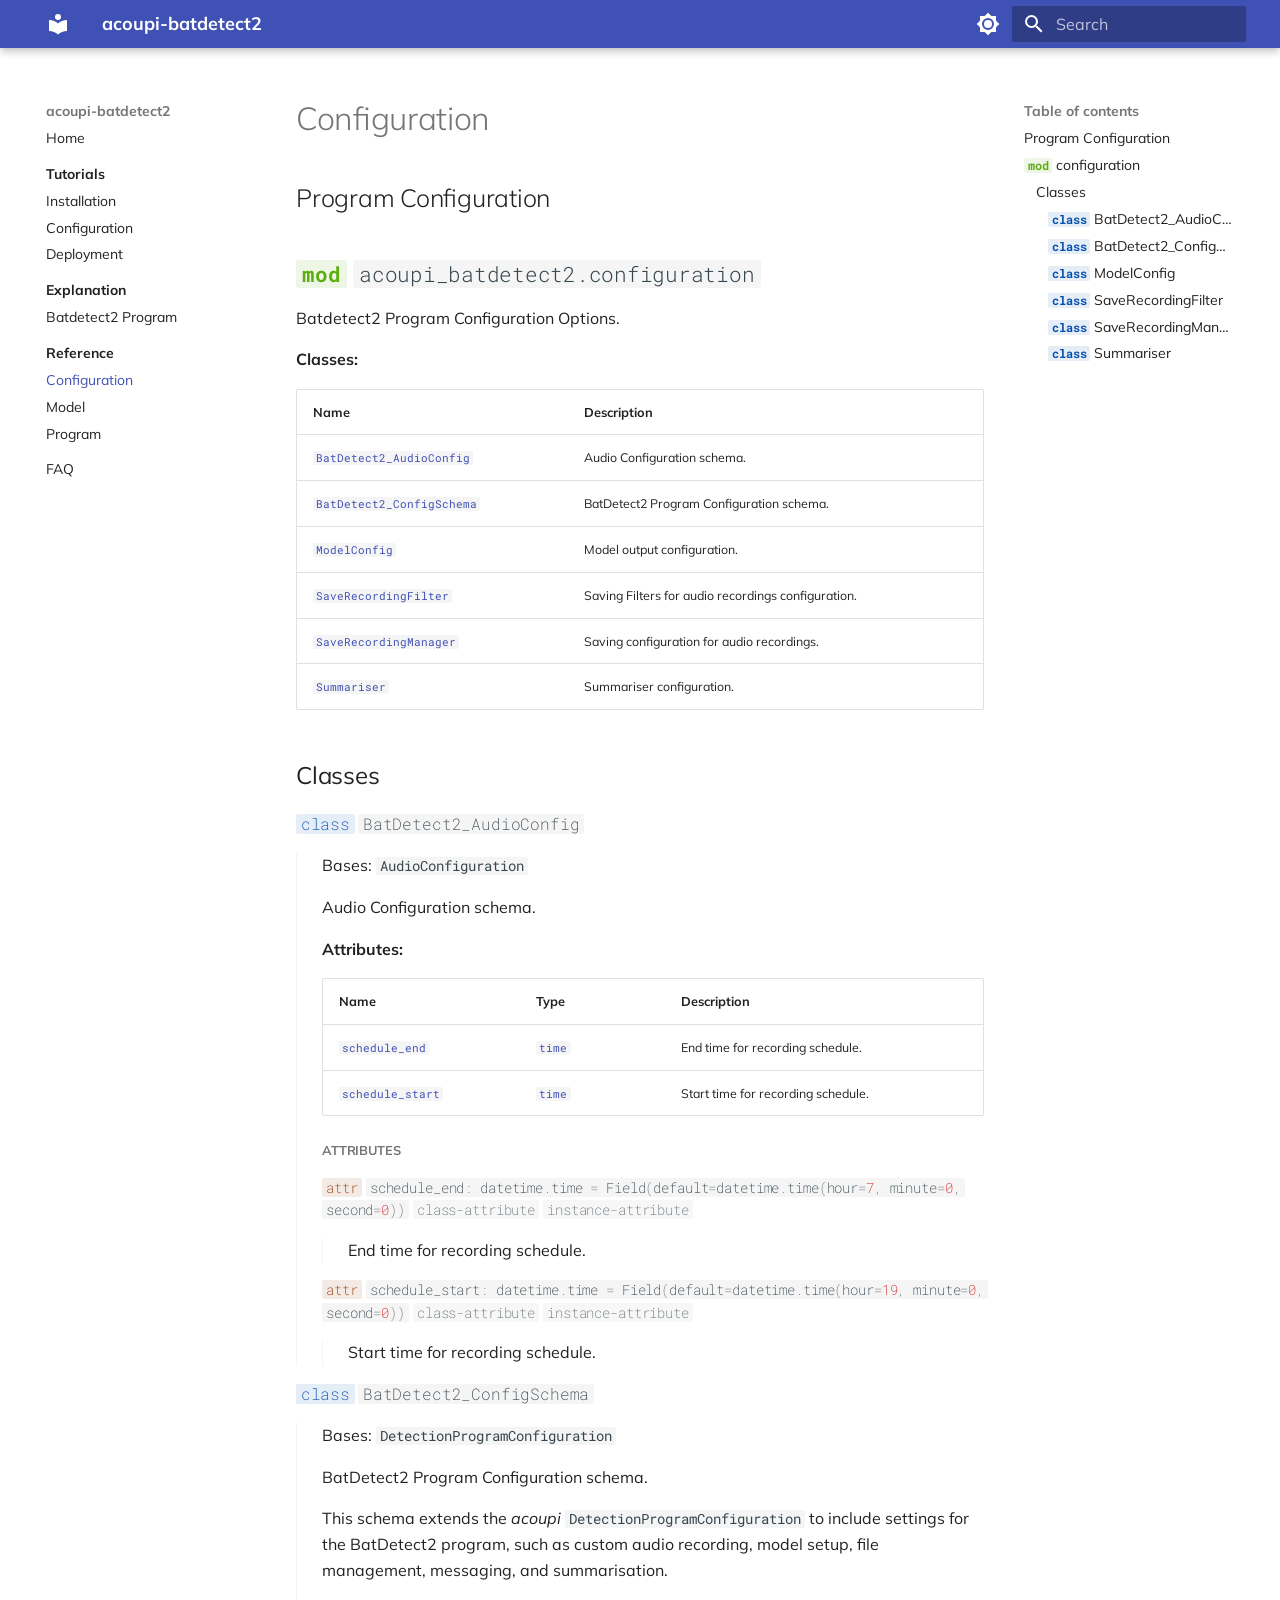
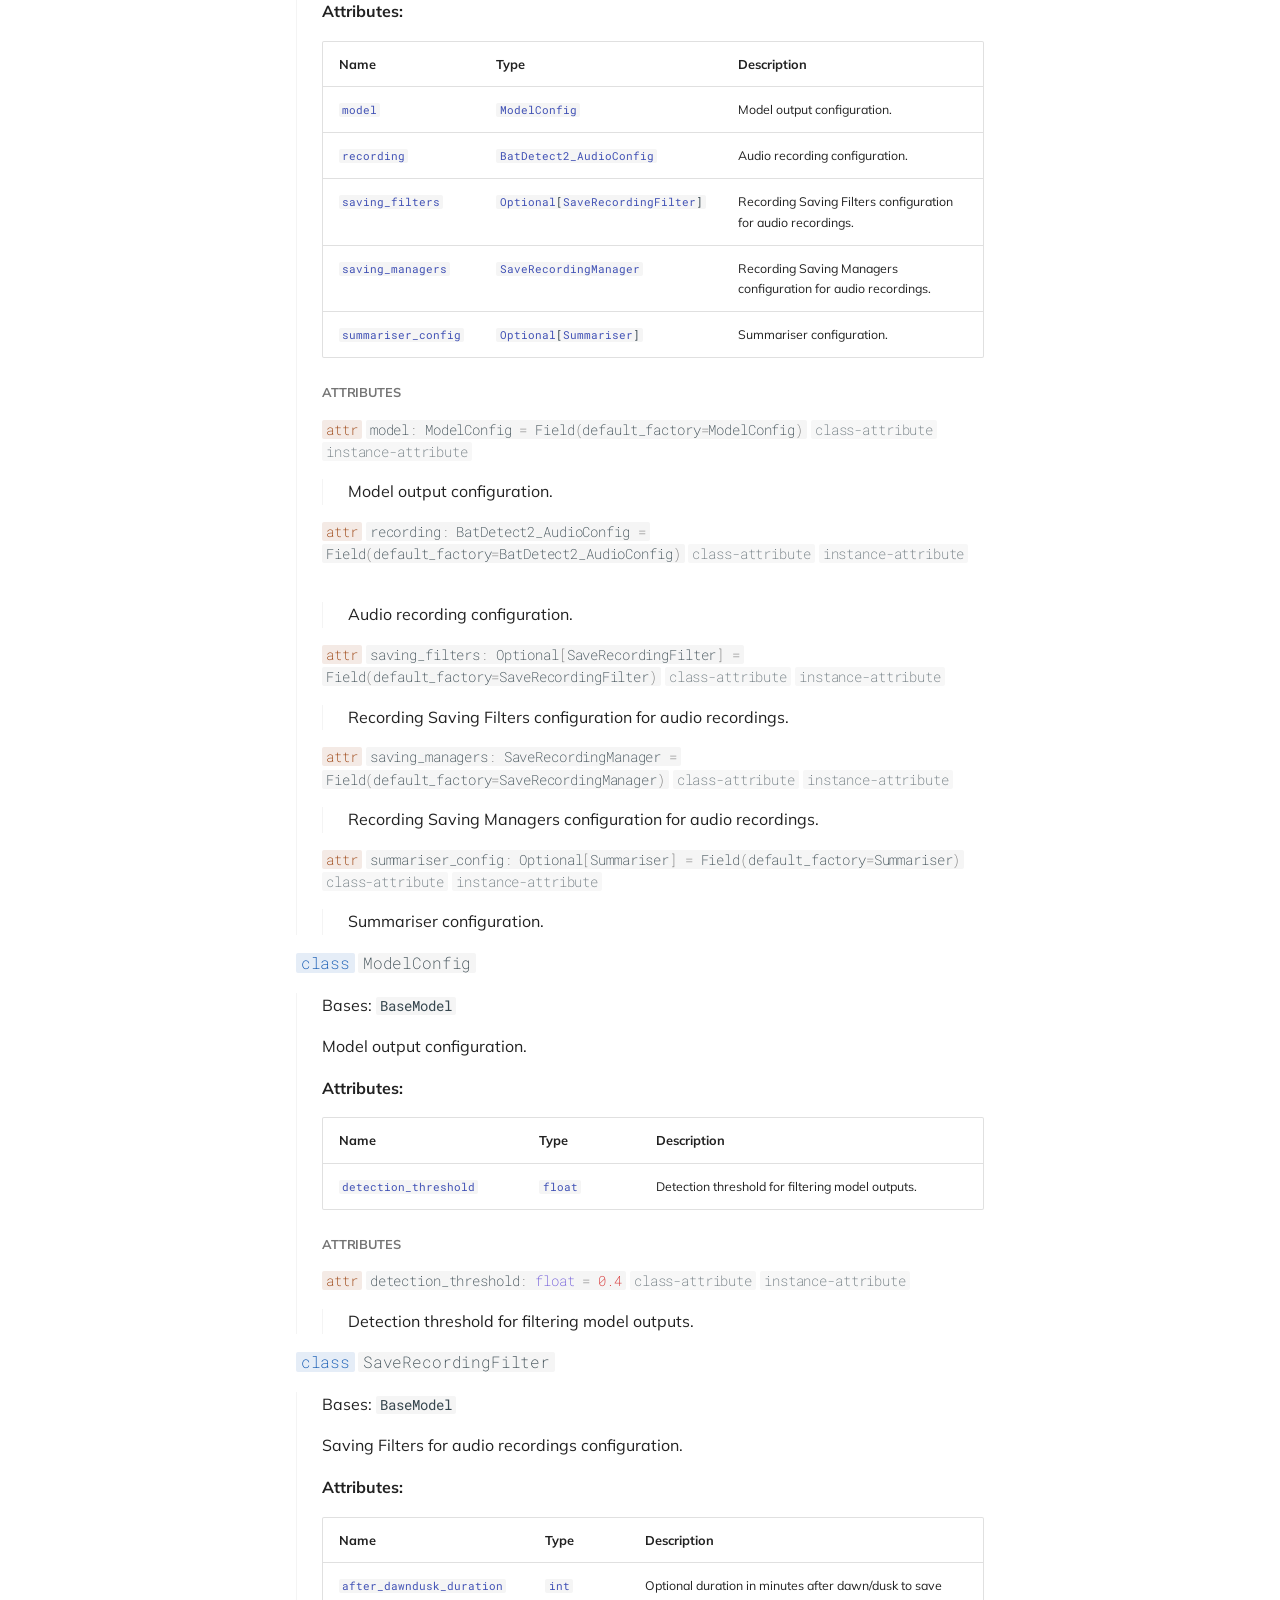
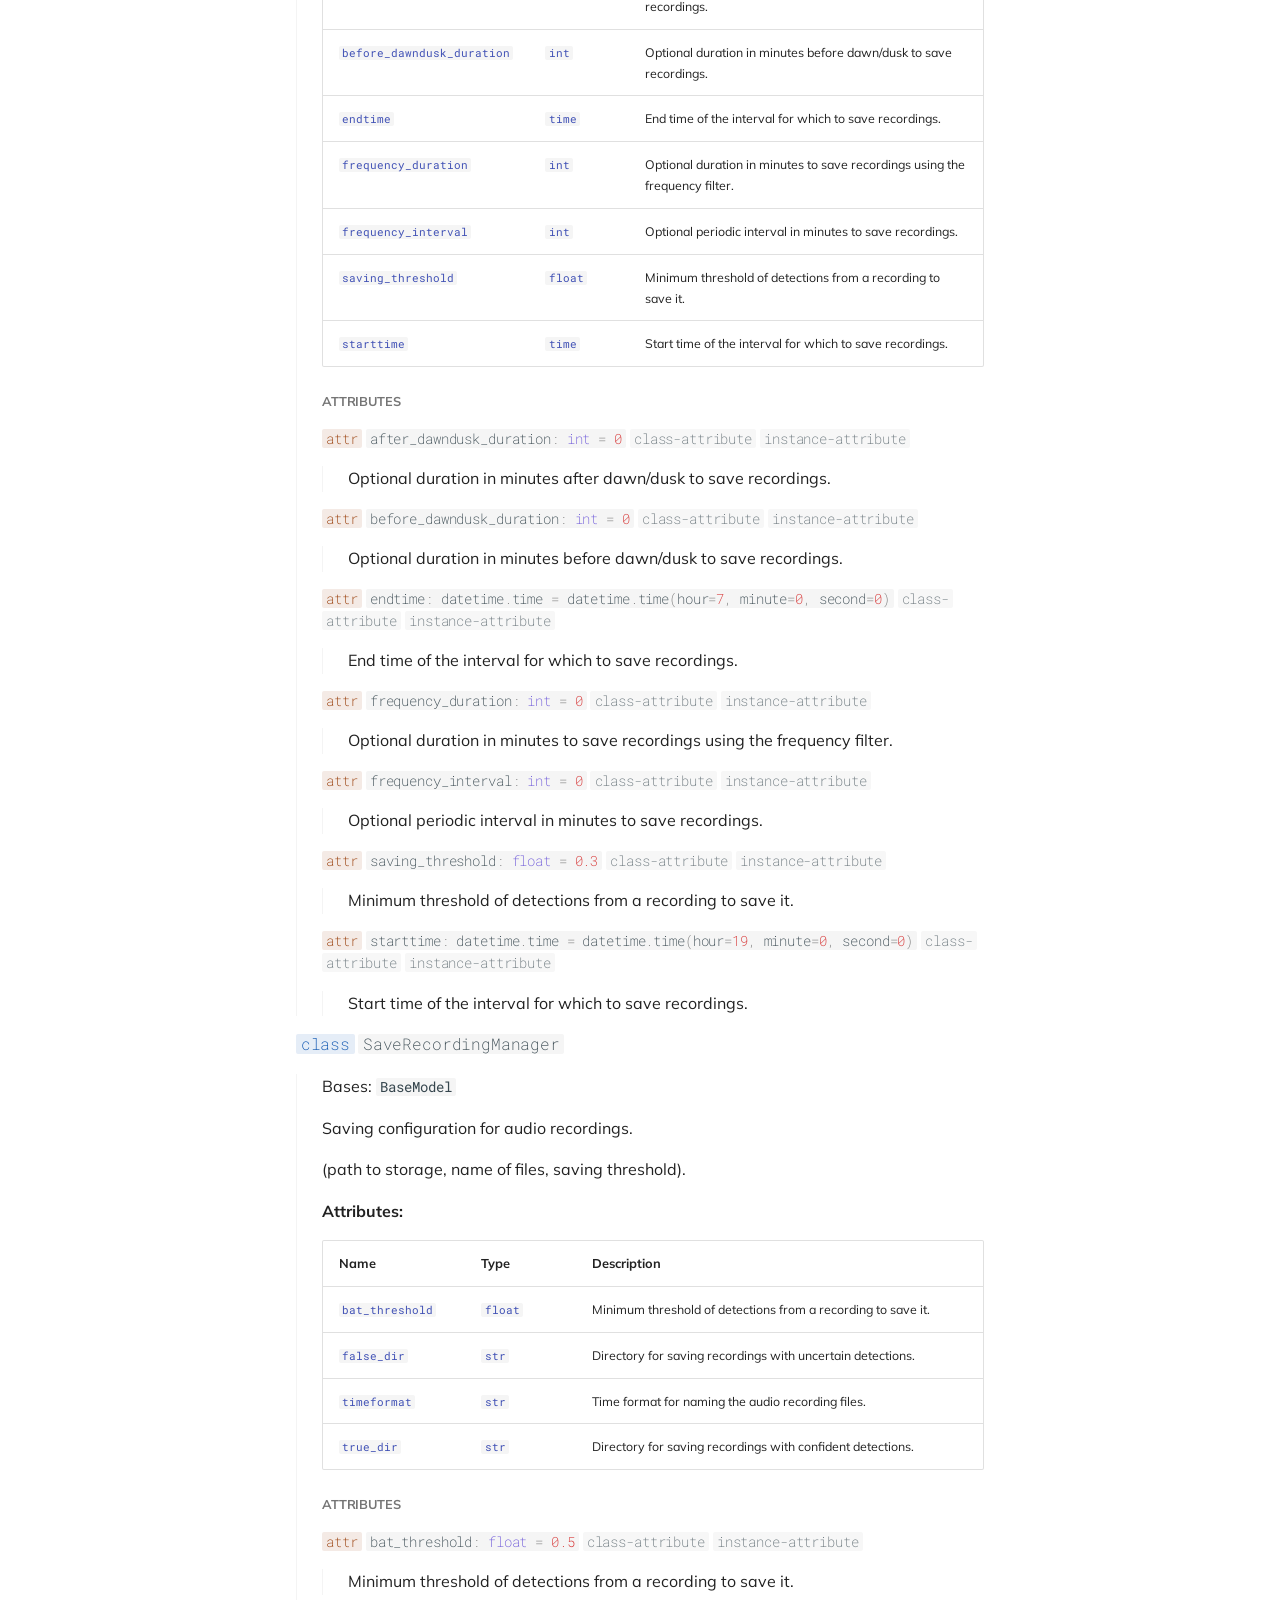
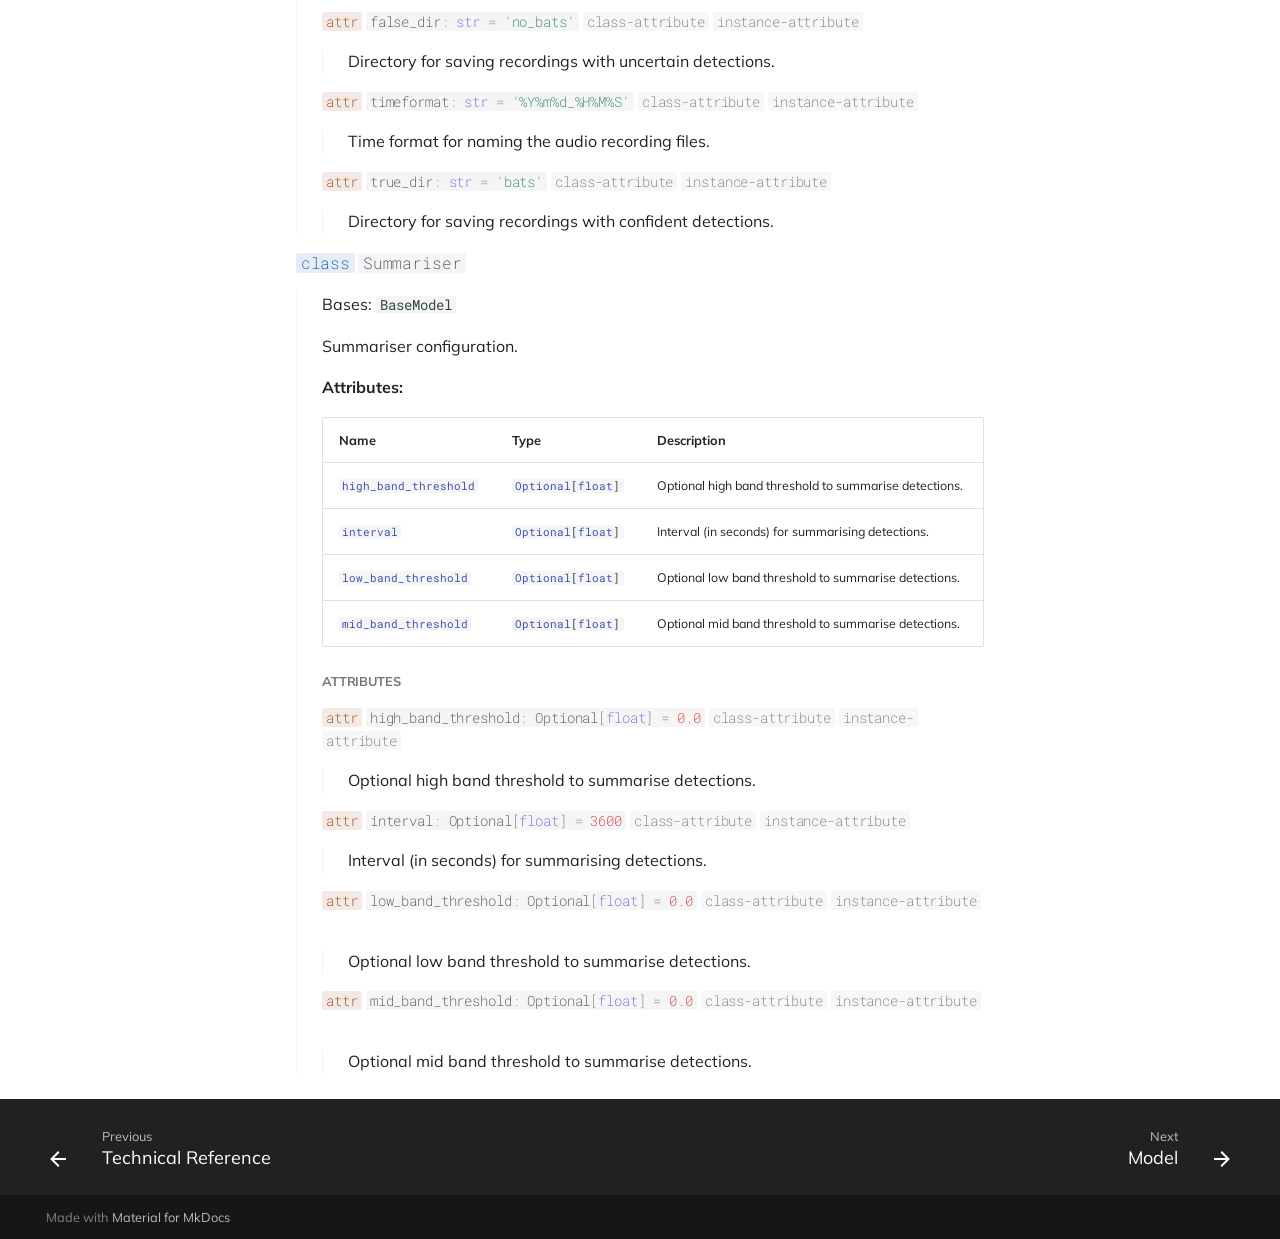
<file: reference/configuration/index.html>
<!doctype html>
<html lang="en" class="no-js">
  <head>
    
      <meta charset="utf-8">
      <meta name="viewport" content="width=device-width,initial-scale=1">
      
      
      
        <link rel="canonical" href="https://acoupi.github.io/acoupi-batdetect2/reference/configuration/">
      
      
        <link rel="prev" href="../">
      
      
        <link rel="next" href="../model/">
      
      
      <link rel="icon" href="../../assets/favicon.svg">
      <meta name="generator" content="mkdocs-1.6.1, mkdocs-material-9.5.42">
    
    
      
        <title>Configuration - acoupi-batdetect2</title>
      
    
    
      <link rel="stylesheet" href="../../assets/stylesheets/main.0253249f.min.css">
      
        
        <link rel="stylesheet" href="../../assets/stylesheets/palette.06af60db.min.css">
      
      


    
    
      
    
    
      
        
        
        <link rel="preconnect" href="https://fonts.gstatic.com" crossorigin>
        <link rel="stylesheet" href="https://fonts.googleapis.com/css?family=Mulish:300,300i,400,400i,700,700i%7CRoboto+Mono:400,400i,700,700i&display=fallback">
        <style>:root{--md-text-font:"Mulish";--md-code-font:"Roboto Mono"}</style>
      
    
    
      <link rel="stylesheet" href="../../assets/_mkdocstrings.css">
    
      <link rel="stylesheet" href="../../css/style.css">
    
    <script>__md_scope=new URL("../..",location),__md_hash=e=>[...e].reduce(((e,_)=>(e<<5)-e+_.charCodeAt(0)),0),__md_get=(e,_=localStorage,t=__md_scope)=>JSON.parse(_.getItem(t.pathname+"."+e)),__md_set=(e,_,t=localStorage,a=__md_scope)=>{try{t.setItem(a.pathname+"."+e,JSON.stringify(_))}catch(e){}}</script>
    
      

    
    
    
  </head>
  
  
    
    
      
    
    
    
    
    <body dir="ltr" data-md-color-scheme="default" data-md-color-primary="indigo" data-md-color-accent="indigo">
  
    
    <input class="md-toggle" data-md-toggle="drawer" type="checkbox" id="__drawer" autocomplete="off">
    <input class="md-toggle" data-md-toggle="search" type="checkbox" id="__search" autocomplete="off">
    <label class="md-overlay" for="__drawer"></label>
    <div data-md-component="skip">
      
        
        <a href="#configuration" class="md-skip">
          Skip to content
        </a>
      
    </div>
    <div data-md-component="announce">
      
    </div>
    
    
      

  

<header class="md-header md-header--shadow" data-md-component="header">
  <nav class="md-header__inner md-grid" aria-label="Header">
    <a href="../.." title="acoupi-batdetect2" class="md-header__button md-logo" aria-label="acoupi-batdetect2" data-md-component="logo">
      
  
  <svg xmlns="http://www.w3.org/2000/svg" viewBox="0 0 24 24"><path d="M12 8a3 3 0 0 0 3-3 3 3 0 0 0-3-3 3 3 0 0 0-3 3 3 3 0 0 0 3 3m0 3.54C9.64 9.35 6.5 8 3 8v11c3.5 0 6.64 1.35 9 3.54 2.36-2.19 5.5-3.54 9-3.54V8c-3.5 0-6.64 1.35-9 3.54"/></svg>

    </a>
    <label class="md-header__button md-icon" for="__drawer">
      
      <svg xmlns="http://www.w3.org/2000/svg" viewBox="0 0 24 24"><path d="M3 6h18v2H3zm0 5h18v2H3zm0 5h18v2H3z"/></svg>
    </label>
    <div class="md-header__title" data-md-component="header-title">
      <div class="md-header__ellipsis">
        <div class="md-header__topic">
          <span class="md-ellipsis">
            acoupi-batdetect2
          </span>
        </div>
        <div class="md-header__topic" data-md-component="header-topic">
          <span class="md-ellipsis">
            
              Configuration
            
          </span>
        </div>
      </div>
    </div>
    
      
        <form class="md-header__option" data-md-component="palette">
  
    
    
    
    <input class="md-option" data-md-color-media="" data-md-color-scheme="default" data-md-color-primary="indigo" data-md-color-accent="indigo"  aria-label="Switch to dark mode"  type="radio" name="__palette" id="__palette_0">
    
      <label class="md-header__button md-icon" title="Switch to dark mode" for="__palette_1" hidden>
        <svg xmlns="http://www.w3.org/2000/svg" viewBox="0 0 24 24"><path d="M12 8a4 4 0 0 0-4 4 4 4 0 0 0 4 4 4 4 0 0 0 4-4 4 4 0 0 0-4-4m0 10a6 6 0 0 1-6-6 6 6 0 0 1 6-6 6 6 0 0 1 6 6 6 6 0 0 1-6 6m8-9.31V4h-4.69L12 .69 8.69 4H4v4.69L.69 12 4 15.31V20h4.69L12 23.31 15.31 20H20v-4.69L23.31 12z"/></svg>
      </label>
    
  
    
    
    
    <input class="md-option" data-md-color-media="" data-md-color-scheme="slate" data-md-color-primary="indigo" data-md-color-accent="indigo"  aria-label="Switch to light mode"  type="radio" name="__palette" id="__palette_1">
    
      <label class="md-header__button md-icon" title="Switch to light mode" for="__palette_0" hidden>
        <svg xmlns="http://www.w3.org/2000/svg" viewBox="0 0 24 24"><path d="M12 18c-.89 0-1.74-.2-2.5-.55C11.56 16.5 13 14.42 13 12s-1.44-4.5-3.5-5.45C10.26 6.2 11.11 6 12 6a6 6 0 0 1 6 6 6 6 0 0 1-6 6m8-9.31V4h-4.69L12 .69 8.69 4H4v4.69L.69 12 4 15.31V20h4.69L12 23.31 15.31 20H20v-4.69L23.31 12z"/></svg>
      </label>
    
  
</form>
      
    
    
      <script>var palette=__md_get("__palette");if(palette&&palette.color){if("(prefers-color-scheme)"===palette.color.media){var media=matchMedia("(prefers-color-scheme: light)"),input=document.querySelector(media.matches?"[data-md-color-media='(prefers-color-scheme: light)']":"[data-md-color-media='(prefers-color-scheme: dark)']");palette.color.media=input.getAttribute("data-md-color-media"),palette.color.scheme=input.getAttribute("data-md-color-scheme"),palette.color.primary=input.getAttribute("data-md-color-primary"),palette.color.accent=input.getAttribute("data-md-color-accent")}for(var[key,value]of Object.entries(palette.color))document.body.setAttribute("data-md-color-"+key,value)}</script>
    
    
    
      <label class="md-header__button md-icon" for="__search">
        
        <svg xmlns="http://www.w3.org/2000/svg" viewBox="0 0 24 24"><path d="M9.5 3A6.5 6.5 0 0 1 16 9.5c0 1.61-.59 3.09-1.56 4.23l.27.27h.79l5 5-1.5 1.5-5-5v-.79l-.27-.27A6.52 6.52 0 0 1 9.5 16 6.5 6.5 0 0 1 3 9.5 6.5 6.5 0 0 1 9.5 3m0 2C7 5 5 7 5 9.5S7 14 9.5 14 14 12 14 9.5 12 5 9.5 5"/></svg>
      </label>
      <div class="md-search" data-md-component="search" role="dialog">
  <label class="md-search__overlay" for="__search"></label>
  <div class="md-search__inner" role="search">
    <form class="md-search__form" name="search">
      <input type="text" class="md-search__input" name="query" aria-label="Search" placeholder="Search" autocapitalize="off" autocorrect="off" autocomplete="off" spellcheck="false" data-md-component="search-query" required>
      <label class="md-search__icon md-icon" for="__search">
        
        <svg xmlns="http://www.w3.org/2000/svg" viewBox="0 0 24 24"><path d="M9.5 3A6.5 6.5 0 0 1 16 9.5c0 1.61-.59 3.09-1.56 4.23l.27.27h.79l5 5-1.5 1.5-5-5v-.79l-.27-.27A6.52 6.52 0 0 1 9.5 16 6.5 6.5 0 0 1 3 9.5 6.5 6.5 0 0 1 9.5 3m0 2C7 5 5 7 5 9.5S7 14 9.5 14 14 12 14 9.5 12 5 9.5 5"/></svg>
        
        <svg xmlns="http://www.w3.org/2000/svg" viewBox="0 0 24 24"><path d="M20 11v2H8l5.5 5.5-1.42 1.42L4.16 12l7.92-7.92L13.5 5.5 8 11z"/></svg>
      </label>
      <nav class="md-search__options" aria-label="Search">
        
        <button type="reset" class="md-search__icon md-icon" title="Clear" aria-label="Clear" tabindex="-1">
          
          <svg xmlns="http://www.w3.org/2000/svg" viewBox="0 0 24 24"><path d="M19 6.41 17.59 5 12 10.59 6.41 5 5 6.41 10.59 12 5 17.59 6.41 19 12 13.41 17.59 19 19 17.59 13.41 12z"/></svg>
        </button>
      </nav>
      
    </form>
    <div class="md-search__output">
      <div class="md-search__scrollwrap" tabindex="0" data-md-scrollfix>
        <div class="md-search-result" data-md-component="search-result">
          <div class="md-search-result__meta">
            Initializing search
          </div>
          <ol class="md-search-result__list" role="presentation"></ol>
        </div>
      </div>
    </div>
  </div>
</div>
    
    
  </nav>
  
</header>
    
    <div class="md-container" data-md-component="container">
      
      
        
          
        
      
      <main class="md-main" data-md-component="main">
        <div class="md-main__inner md-grid">
          
            
              
              <div class="md-sidebar md-sidebar--primary" data-md-component="sidebar" data-md-type="navigation" >
                <div class="md-sidebar__scrollwrap">
                  <div class="md-sidebar__inner">
                    



<nav class="md-nav md-nav--primary" aria-label="Navigation" data-md-level="0">
  <label class="md-nav__title" for="__drawer">
    <a href="../.." title="acoupi-batdetect2" class="md-nav__button md-logo" aria-label="acoupi-batdetect2" data-md-component="logo">
      
  
  <svg xmlns="http://www.w3.org/2000/svg" viewBox="0 0 24 24"><path d="M12 8a3 3 0 0 0 3-3 3 3 0 0 0-3-3 3 3 0 0 0-3 3 3 3 0 0 0 3 3m0 3.54C9.64 9.35 6.5 8 3 8v11c3.5 0 6.64 1.35 9 3.54 2.36-2.19 5.5-3.54 9-3.54V8c-3.5 0-6.64 1.35-9 3.54"/></svg>

    </a>
    acoupi-batdetect2
  </label>
  
  <ul class="md-nav__list" data-md-scrollfix>
    
      
      
  
  
  
  
    <li class="md-nav__item">
      <a href="../.." class="md-nav__link">
        
  
  <span class="md-ellipsis">
    Home
  </span>
  

      </a>
    </li>
  

    
      
      
  
  
  
  
    
    
      
        
          
        
      
        
      
        
      
        
      
    
    
      
        
        
      
    
    
    <li class="md-nav__item md-nav__item--section md-nav__item--nested">
      
        
        
        <input class="md-nav__toggle md-toggle " type="checkbox" id="__nav_2" >
        
          
          
          <div class="md-nav__link md-nav__container">
            <a href="../../tutorials/" class="md-nav__link ">
              
  
  <span class="md-ellipsis">
    Tutorials
  </span>
  

            </a>
            
              
              <label class="md-nav__link " for="__nav_2" id="__nav_2_label" tabindex="">
                <span class="md-nav__icon md-icon"></span>
              </label>
            
          </div>
        
        <nav class="md-nav" data-md-level="1" aria-labelledby="__nav_2_label" aria-expanded="false">
          <label class="md-nav__title" for="__nav_2">
            <span class="md-nav__icon md-icon"></span>
            Tutorials
          </label>
          <ul class="md-nav__list" data-md-scrollfix>
            
              
            
              
                
  
  
  
  
    <li class="md-nav__item">
      <a href="../../tutorials/installation/" class="md-nav__link">
        
  
  <span class="md-ellipsis">
    Installation
  </span>
  

      </a>
    </li>
  

              
            
              
                
  
  
  
  
    <li class="md-nav__item">
      <a href="../../tutorials/configuration/" class="md-nav__link">
        
  
  <span class="md-ellipsis">
    Configuration
  </span>
  

      </a>
    </li>
  

              
            
              
                
  
  
  
  
    <li class="md-nav__item">
      <a href="../../tutorials/deployment/" class="md-nav__link">
        
  
  <span class="md-ellipsis">
    Deployment
  </span>
  

      </a>
    </li>
  

              
            
          </ul>
        </nav>
      
    </li>
  

    
      
      
  
  
  
  
    
    
      
        
          
        
      
        
      
    
    
      
        
        
      
    
    
    <li class="md-nav__item md-nav__item--section md-nav__item--nested">
      
        
        
        <input class="md-nav__toggle md-toggle " type="checkbox" id="__nav_3" >
        
          
          
          <div class="md-nav__link md-nav__container">
            <a href="../../explanation/" class="md-nav__link ">
              
  
  <span class="md-ellipsis">
    Explanation
  </span>
  

            </a>
            
              
              <label class="md-nav__link " for="__nav_3" id="__nav_3_label" tabindex="">
                <span class="md-nav__icon md-icon"></span>
              </label>
            
          </div>
        
        <nav class="md-nav" data-md-level="1" aria-labelledby="__nav_3_label" aria-expanded="false">
          <label class="md-nav__title" for="__nav_3">
            <span class="md-nav__icon md-icon"></span>
            Explanation
          </label>
          <ul class="md-nav__list" data-md-scrollfix>
            
              
            
              
                
  
  
  
  
    <li class="md-nav__item">
      <a href="../../explanation/batdetect2_program/" class="md-nav__link">
        
  
  <span class="md-ellipsis">
    Batdetect2 Program
  </span>
  

      </a>
    </li>
  

              
            
          </ul>
        </nav>
      
    </li>
  

    
      
      
  
  
    
  
  
  
    
    
      
        
          
        
      
        
      
        
      
        
      
    
    
      
        
        
      
    
    
    <li class="md-nav__item md-nav__item--active md-nav__item--section md-nav__item--nested">
      
        
        
        <input class="md-nav__toggle md-toggle " type="checkbox" id="__nav_4" checked>
        
          
          
          <div class="md-nav__link md-nav__container">
            <a href="../" class="md-nav__link ">
              
  
  <span class="md-ellipsis">
    Reference
  </span>
  

            </a>
            
              
              <label class="md-nav__link " for="__nav_4" id="__nav_4_label" tabindex="">
                <span class="md-nav__icon md-icon"></span>
              </label>
            
          </div>
        
        <nav class="md-nav" data-md-level="1" aria-labelledby="__nav_4_label" aria-expanded="true">
          <label class="md-nav__title" for="__nav_4">
            <span class="md-nav__icon md-icon"></span>
            Reference
          </label>
          <ul class="md-nav__list" data-md-scrollfix>
            
              
            
              
                
  
  
    
  
  
  
    <li class="md-nav__item md-nav__item--active">
      
      <input class="md-nav__toggle md-toggle" type="checkbox" id="__toc">
      
      
        
      
      
        <label class="md-nav__link md-nav__link--active" for="__toc">
          
  
  <span class="md-ellipsis">
    Configuration
  </span>
  

          <span class="md-nav__icon md-icon"></span>
        </label>
      
      <a href="./" class="md-nav__link md-nav__link--active">
        
  
  <span class="md-ellipsis">
    Configuration
  </span>
  

      </a>
      
        

<nav class="md-nav md-nav--secondary" aria-label="Table of contents">
  
  
  
    
  
  
    <label class="md-nav__title" for="__toc">
      <span class="md-nav__icon md-icon"></span>
      Table of contents
    </label>
    <ul class="md-nav__list" data-md-component="toc" data-md-scrollfix>
      
        <li class="md-nav__item">
  <a href="#program_configuration" class="md-nav__link">
    <span class="md-ellipsis">
      Program Configuration
    </span>
  </a>
  
</li>
      
        <li class="md-nav__item">
  <a href="#acoupi_batdetect2.configuration" class="md-nav__link">
    <span class="md-ellipsis">
      <code class="doc-symbol doc-symbol-toc doc-symbol-module"></code>&nbsp;configuration
    </span>
  </a>
  
    <nav class="md-nav" aria-label=" configuration">
      <ul class="md-nav__list">
        
          <li class="md-nav__item">
  <a href="#acoupi_batdetect2.configuration-classes" class="md-nav__link">
    <span class="md-ellipsis">
      Classes
    </span>
  </a>
  
    <nav class="md-nav" aria-label="Classes">
      <ul class="md-nav__list">
        
          <li class="md-nav__item">
  <a href="#acoupi_batdetect2.configuration.BatDetect2_AudioConfig" class="md-nav__link">
    <span class="md-ellipsis">
      <code class="doc-symbol doc-symbol-toc doc-symbol-class"></code>&nbsp;BatDetect2_AudioConfig
    </span>
  </a>
  
</li>
        
          <li class="md-nav__item">
  <a href="#acoupi_batdetect2.configuration.BatDetect2_ConfigSchema" class="md-nav__link">
    <span class="md-ellipsis">
      <code class="doc-symbol doc-symbol-toc doc-symbol-class"></code>&nbsp;BatDetect2_ConfigSchema
    </span>
  </a>
  
</li>
        
          <li class="md-nav__item">
  <a href="#acoupi_batdetect2.configuration.ModelConfig" class="md-nav__link">
    <span class="md-ellipsis">
      <code class="doc-symbol doc-symbol-toc doc-symbol-class"></code>&nbsp;ModelConfig
    </span>
  </a>
  
</li>
        
          <li class="md-nav__item">
  <a href="#acoupi_batdetect2.configuration.SaveRecordingFilter" class="md-nav__link">
    <span class="md-ellipsis">
      <code class="doc-symbol doc-symbol-toc doc-symbol-class"></code>&nbsp;SaveRecordingFilter
    </span>
  </a>
  
</li>
        
          <li class="md-nav__item">
  <a href="#acoupi_batdetect2.configuration.SaveRecordingManager" class="md-nav__link">
    <span class="md-ellipsis">
      <code class="doc-symbol doc-symbol-toc doc-symbol-class"></code>&nbsp;SaveRecordingManager
    </span>
  </a>
  
</li>
        
          <li class="md-nav__item">
  <a href="#acoupi_batdetect2.configuration.Summariser" class="md-nav__link">
    <span class="md-ellipsis">
      <code class="doc-symbol doc-symbol-toc doc-symbol-class"></code>&nbsp;Summariser
    </span>
  </a>
  
</li>
        
      </ul>
    </nav>
  
</li>
        
      </ul>
    </nav>
  
</li>
      
    </ul>
  
</nav>
      
    </li>
  

              
            
              
                
  
  
  
  
    <li class="md-nav__item">
      <a href="../model/" class="md-nav__link">
        
  
  <span class="md-ellipsis">
    Model
  </span>
  

      </a>
    </li>
  

              
            
              
                
  
  
  
  
    <li class="md-nav__item">
      <a href="../program/" class="md-nav__link">
        
  
  <span class="md-ellipsis">
    Program
  </span>
  

      </a>
    </li>
  

              
            
          </ul>
        </nav>
      
    </li>
  

    
      
      
  
  
  
  
    <li class="md-nav__item">
      <a href="../../faq/" class="md-nav__link">
        
  
  <span class="md-ellipsis">
    FAQ
  </span>
  

      </a>
    </li>
  

    
  </ul>
</nav>
                  </div>
                </div>
              </div>
            
            
              
              <div class="md-sidebar md-sidebar--secondary" data-md-component="sidebar" data-md-type="toc" >
                <div class="md-sidebar__scrollwrap">
                  <div class="md-sidebar__inner">
                    

<nav class="md-nav md-nav--secondary" aria-label="Table of contents">
  
  
  
    
  
  
    <label class="md-nav__title" for="__toc">
      <span class="md-nav__icon md-icon"></span>
      Table of contents
    </label>
    <ul class="md-nav__list" data-md-component="toc" data-md-scrollfix>
      
        <li class="md-nav__item">
  <a href="#program_configuration" class="md-nav__link">
    <span class="md-ellipsis">
      Program Configuration
    </span>
  </a>
  
</li>
      
        <li class="md-nav__item">
  <a href="#acoupi_batdetect2.configuration" class="md-nav__link">
    <span class="md-ellipsis">
      <code class="doc-symbol doc-symbol-toc doc-symbol-module"></code>&nbsp;configuration
    </span>
  </a>
  
    <nav class="md-nav" aria-label=" configuration">
      <ul class="md-nav__list">
        
          <li class="md-nav__item">
  <a href="#acoupi_batdetect2.configuration-classes" class="md-nav__link">
    <span class="md-ellipsis">
      Classes
    </span>
  </a>
  
    <nav class="md-nav" aria-label="Classes">
      <ul class="md-nav__list">
        
          <li class="md-nav__item">
  <a href="#acoupi_batdetect2.configuration.BatDetect2_AudioConfig" class="md-nav__link">
    <span class="md-ellipsis">
      <code class="doc-symbol doc-symbol-toc doc-symbol-class"></code>&nbsp;BatDetect2_AudioConfig
    </span>
  </a>
  
</li>
        
          <li class="md-nav__item">
  <a href="#acoupi_batdetect2.configuration.BatDetect2_ConfigSchema" class="md-nav__link">
    <span class="md-ellipsis">
      <code class="doc-symbol doc-symbol-toc doc-symbol-class"></code>&nbsp;BatDetect2_ConfigSchema
    </span>
  </a>
  
</li>
        
          <li class="md-nav__item">
  <a href="#acoupi_batdetect2.configuration.ModelConfig" class="md-nav__link">
    <span class="md-ellipsis">
      <code class="doc-symbol doc-symbol-toc doc-symbol-class"></code>&nbsp;ModelConfig
    </span>
  </a>
  
</li>
        
          <li class="md-nav__item">
  <a href="#acoupi_batdetect2.configuration.SaveRecordingFilter" class="md-nav__link">
    <span class="md-ellipsis">
      <code class="doc-symbol doc-symbol-toc doc-symbol-class"></code>&nbsp;SaveRecordingFilter
    </span>
  </a>
  
</li>
        
          <li class="md-nav__item">
  <a href="#acoupi_batdetect2.configuration.SaveRecordingManager" class="md-nav__link">
    <span class="md-ellipsis">
      <code class="doc-symbol doc-symbol-toc doc-symbol-class"></code>&nbsp;SaveRecordingManager
    </span>
  </a>
  
</li>
        
          <li class="md-nav__item">
  <a href="#acoupi_batdetect2.configuration.Summariser" class="md-nav__link">
    <span class="md-ellipsis">
      <code class="doc-symbol doc-symbol-toc doc-symbol-class"></code>&nbsp;Summariser
    </span>
  </a>
  
</li>
        
      </ul>
    </nav>
  
</li>
        
      </ul>
    </nav>
  
</li>
      
    </ul>
  
</nav>
                  </div>
                </div>
              </div>
            
          
          
            <div class="md-content" data-md-component="content">
              <article class="md-content__inner md-typeset">
                
                  


<div><h1 id="configuration">Configuration<a class="headerlink" href="#configuration" title="Permanent link">#</a></h1>
<h2 id="program_configuration">Program Configuration<a class="headerlink" href="#program_configuration" title="Permanent link">#</a></h2>


<div class="doc doc-object doc-module">



<h2 id="acoupi_batdetect2.configuration" class="doc doc-heading">
<code class="doc-symbol doc-symbol-heading doc-symbol-module"></code>            <code>acoupi_batdetect2.configuration</code>


<a href="#acoupi_batdetect2.configuration" class="headerlink" title="Permanent link">#</a></h2>

    <div class="doc doc-contents first">

        <p>Batdetect2 Program Configuration Options.</p>







<p><span class="doc-section-title">Classes:</span></p>
    <table>
      <thead>
        <tr>
          <th>Name</th>
          <th>Description</th>
        </tr>
      </thead>
      <tbody>
          <tr class="doc-section-item">
            <td><code><a class="autorefs autorefs-internal" title="acoupi_batdetect2.configuration.BatDetect2_AudioConfig" href="#acoupi_batdetect2.configuration.BatDetect2_AudioConfig">BatDetect2_AudioConfig</a></code></td>
            <td>
              <div class="doc-md-description">
                <p>Audio Configuration schema.</p>
              </div>
            </td>
          </tr>
          <tr class="doc-section-item">
            <td><code><a class="autorefs autorefs-internal" title="acoupi_batdetect2.configuration.BatDetect2_ConfigSchema" href="#acoupi_batdetect2.configuration.BatDetect2_ConfigSchema">BatDetect2_ConfigSchema</a></code></td>
            <td>
              <div class="doc-md-description">
                <p>BatDetect2 Program Configuration schema.</p>
              </div>
            </td>
          </tr>
          <tr class="doc-section-item">
            <td><code><a class="autorefs autorefs-internal" title="acoupi_batdetect2.configuration.ModelConfig" href="#acoupi_batdetect2.configuration.ModelConfig">ModelConfig</a></code></td>
            <td>
              <div class="doc-md-description">
                <p>Model output configuration.</p>
              </div>
            </td>
          </tr>
          <tr class="doc-section-item">
            <td><code><a class="autorefs autorefs-internal" title="acoupi_batdetect2.configuration.SaveRecordingFilter" href="#acoupi_batdetect2.configuration.SaveRecordingFilter">SaveRecordingFilter</a></code></td>
            <td>
              <div class="doc-md-description">
                <p>Saving Filters for audio recordings configuration.</p>
              </div>
            </td>
          </tr>
          <tr class="doc-section-item">
            <td><code><a class="autorefs autorefs-internal" title="acoupi_batdetect2.configuration.SaveRecordingManager" href="#acoupi_batdetect2.configuration.SaveRecordingManager">SaveRecordingManager</a></code></td>
            <td>
              <div class="doc-md-description">
                <p>Saving configuration for audio recordings.</p>
              </div>
            </td>
          </tr>
          <tr class="doc-section-item">
            <td><code><a class="autorefs autorefs-internal" title="acoupi_batdetect2.configuration.Summariser" href="#acoupi_batdetect2.configuration.Summariser">Summariser</a></code></td>
            <td>
              <div class="doc-md-description">
                <p>Summariser configuration.</p>
              </div>
            </td>
          </tr>
      </tbody>
    </table>







  <div class="doc doc-children">






<h3 id="acoupi_batdetect2.configuration-classes">Classes<a href="#acoupi_batdetect2.configuration-classes" class="headerlink" title="Permanent link">#</a></h3>

<div class="doc doc-object doc-class">



<h4 id="acoupi_batdetect2.configuration.BatDetect2_AudioConfig" class="doc doc-heading">
<code class="doc-symbol doc-symbol-heading doc-symbol-class"></code>            <code>BatDetect2_AudioConfig</code>


<a href="#acoupi_batdetect2.configuration.BatDetect2_AudioConfig" class="headerlink" title="Permanent link">#</a></h4>


    <div class="doc doc-contents ">
            <p class="doc doc-class-bases">
              Bases: <code><span title="acoupi.programs.templates.AudioConfiguration">AudioConfiguration</span></code></p>


        <p>Audio Configuration schema.</p>











<p><span class="doc-section-title">Attributes:</span></p>
    <table>
      <thead>
        <tr>
          <th>Name</th>
          <th>Type</th>
          <th>Description</th>
        </tr>
      </thead>
      <tbody>
          <tr class="doc-section-item">
            <td><code><a class="autorefs autorefs-internal" title="acoupi_batdetect2.configuration.BatDetect2_AudioConfig.schedule_end" href="#acoupi_batdetect2.configuration.BatDetect2_AudioConfig.schedule_end">schedule_end</a></code></td>
            <td>
                  <code><a class="autorefs autorefs-external" title="datetime.time" href="https://docs.python.org/3.11/library/datetime.html#datetime.time">time</a></code>
            </td>
            <td>
              <div class="doc-md-description">
                <p>End time for recording schedule.</p>
              </div>
            </td>
          </tr>
          <tr class="doc-section-item">
            <td><code><a class="autorefs autorefs-internal" title="acoupi_batdetect2.configuration.BatDetect2_AudioConfig.schedule_start" href="#acoupi_batdetect2.configuration.BatDetect2_AudioConfig.schedule_start">schedule_start</a></code></td>
            <td>
                  <code><a class="autorefs autorefs-external" title="datetime.time" href="https://docs.python.org/3.11/library/datetime.html#datetime.time">time</a></code>
            </td>
            <td>
              <div class="doc-md-description">
                <p>Start time for recording schedule.</p>
              </div>
            </td>
          </tr>
      </tbody>
    </table>




  <div class="doc doc-children">





<h5 id="acoupi_batdetect2.configuration.BatDetect2_AudioConfig-attributes">Attributes<a href="#acoupi_batdetect2.configuration.BatDetect2_AudioConfig-attributes" class="headerlink" title="Permanent link">#</a></h5>

<div class="doc doc-object doc-attribute">



<h6 id="acoupi_batdetect2.configuration.BatDetect2_AudioConfig.schedule_end" class="doc doc-heading">
<code class="doc-symbol doc-symbol-heading doc-symbol-attribute"></code>            <code class="highlight language-python"><span class="n">schedule_end</span><span class="p">:</span> <span class="n">datetime</span><span class="o">.</span><span class="n">time</span> <span class="o">=</span> <span class="n">Field</span><span class="p">(</span><span class="n">default</span><span class="o">=</span><span class="n">datetime</span><span class="o">.</span><span class="n">time</span><span class="p">(</span><span class="n">hour</span><span class="o">=</span><span class="mi">7</span><span class="p">,</span> <span class="n">minute</span><span class="o">=</span><span class="mi">0</span><span class="p">,</span> <span class="n">second</span><span class="o">=</span><span class="mi">0</span><span class="p">))</span></code>

  <span class="doc doc-labels">
      <small class="doc doc-label doc-label-class-attribute"><code>class-attribute</code></small>
      <small class="doc doc-label doc-label-instance-attribute"><code>instance-attribute</code></small>
  </span>

<a href="#acoupi_batdetect2.configuration.BatDetect2_AudioConfig.schedule_end" class="headerlink" title="Permanent link">#</a></h6>


    <div class="doc doc-contents ">

        <p>End time for recording schedule.</p>
    </div>

</div>

<div class="doc doc-object doc-attribute">



<h6 id="acoupi_batdetect2.configuration.BatDetect2_AudioConfig.schedule_start" class="doc doc-heading">
<code class="doc-symbol doc-symbol-heading doc-symbol-attribute"></code>            <code class="highlight language-python"><span class="n">schedule_start</span><span class="p">:</span> <span class="n">datetime</span><span class="o">.</span><span class="n">time</span> <span class="o">=</span> <span class="n">Field</span><span class="p">(</span><span class="n">default</span><span class="o">=</span><span class="n">datetime</span><span class="o">.</span><span class="n">time</span><span class="p">(</span><span class="n">hour</span><span class="o">=</span><span class="mi">19</span><span class="p">,</span> <span class="n">minute</span><span class="o">=</span><span class="mi">0</span><span class="p">,</span> <span class="n">second</span><span class="o">=</span><span class="mi">0</span><span class="p">))</span></code>

  <span class="doc doc-labels">
      <small class="doc doc-label doc-label-class-attribute"><code>class-attribute</code></small>
      <small class="doc doc-label doc-label-instance-attribute"><code>instance-attribute</code></small>
  </span>

<a href="#acoupi_batdetect2.configuration.BatDetect2_AudioConfig.schedule_start" class="headerlink" title="Permanent link">#</a></h6>


    <div class="doc doc-contents ">

        <p>Start time for recording schedule.</p>
    </div>

</div>





  </div>

    </div>

</div>

<div class="doc doc-object doc-class">



<h4 id="acoupi_batdetect2.configuration.BatDetect2_ConfigSchema" class="doc doc-heading">
<code class="doc-symbol doc-symbol-heading doc-symbol-class"></code>            <code>BatDetect2_ConfigSchema</code>


<a href="#acoupi_batdetect2.configuration.BatDetect2_ConfigSchema" class="headerlink" title="Permanent link">#</a></h4>


    <div class="doc doc-contents ">
            <p class="doc doc-class-bases">
              Bases: <code><span title="acoupi.programs.templates.DetectionProgramConfiguration">DetectionProgramConfiguration</span></code></p>


        <p>BatDetect2 Program Configuration schema.</p>
<p>This schema extends the <em>acoupi</em> <code>DetectionProgramConfiguration</code> to
include settings for the BatDetect2 program, such as custom audio recording,
model setup, file management, messaging, and summarisation.</p>











<p><span class="doc-section-title">Attributes:</span></p>
    <table>
      <thead>
        <tr>
          <th>Name</th>
          <th>Type</th>
          <th>Description</th>
        </tr>
      </thead>
      <tbody>
          <tr class="doc-section-item">
            <td><code><a class="autorefs autorefs-internal" title="acoupi_batdetect2.configuration.BatDetect2_ConfigSchema.model" href="#acoupi_batdetect2.configuration.BatDetect2_ConfigSchema.model">model</a></code></td>
            <td>
                  <code><a class="autorefs autorefs-internal" title="acoupi_batdetect2.configuration.ModelConfig" href="#acoupi_batdetect2.configuration.ModelConfig">ModelConfig</a></code>
            </td>
            <td>
              <div class="doc-md-description">
                <p>Model output configuration.</p>
              </div>
            </td>
          </tr>
          <tr class="doc-section-item">
            <td><code><a class="autorefs autorefs-internal" title="acoupi_batdetect2.configuration.BatDetect2_ConfigSchema.recording" href="#acoupi_batdetect2.configuration.BatDetect2_ConfigSchema.recording">recording</a></code></td>
            <td>
                  <code><a class="autorefs autorefs-internal" title="acoupi_batdetect2.configuration.BatDetect2_AudioConfig" href="#acoupi_batdetect2.configuration.BatDetect2_AudioConfig">BatDetect2_AudioConfig</a></code>
            </td>
            <td>
              <div class="doc-md-description">
                <p>Audio recording configuration.</p>
              </div>
            </td>
          </tr>
          <tr class="doc-section-item">
            <td><code><a class="autorefs autorefs-internal" title="acoupi_batdetect2.configuration.BatDetect2_ConfigSchema.saving_filters" href="#acoupi_batdetect2.configuration.BatDetect2_ConfigSchema.saving_filters">saving_filters</a></code></td>
            <td>
                  <code><a class="autorefs autorefs-external" title="typing.Optional" href="https://docs.python.org/3.11/library/typing.html#typing.Optional">Optional</a>[<a class="autorefs autorefs-internal" title="acoupi_batdetect2.configuration.SaveRecordingFilter" href="#acoupi_batdetect2.configuration.SaveRecordingFilter">SaveRecordingFilter</a>]</code>
            </td>
            <td>
              <div class="doc-md-description">
                <p>Recording Saving Filters configuration for audio recordings.</p>
              </div>
            </td>
          </tr>
          <tr class="doc-section-item">
            <td><code><a class="autorefs autorefs-internal" title="acoupi_batdetect2.configuration.BatDetect2_ConfigSchema.saving_managers" href="#acoupi_batdetect2.configuration.BatDetect2_ConfigSchema.saving_managers">saving_managers</a></code></td>
            <td>
                  <code><a class="autorefs autorefs-internal" title="acoupi_batdetect2.configuration.SaveRecordingManager" href="#acoupi_batdetect2.configuration.SaveRecordingManager">SaveRecordingManager</a></code>
            </td>
            <td>
              <div class="doc-md-description">
                <p>Recording Saving Managers configuration for audio recordings.</p>
              </div>
            </td>
          </tr>
          <tr class="doc-section-item">
            <td><code><a class="autorefs autorefs-internal" title="acoupi_batdetect2.configuration.BatDetect2_ConfigSchema.summariser_config" href="#acoupi_batdetect2.configuration.BatDetect2_ConfigSchema.summariser_config">summariser_config</a></code></td>
            <td>
                  <code><a class="autorefs autorefs-external" title="typing.Optional" href="https://docs.python.org/3.11/library/typing.html#typing.Optional">Optional</a>[<a class="autorefs autorefs-internal" title="acoupi_batdetect2.configuration.Summariser" href="#acoupi_batdetect2.configuration.Summariser">Summariser</a>]</code>
            </td>
            <td>
              <div class="doc-md-description">
                <p>Summariser configuration.</p>
              </div>
            </td>
          </tr>
      </tbody>
    </table>




  <div class="doc doc-children">





<h5 id="acoupi_batdetect2.configuration.BatDetect2_ConfigSchema-attributes">Attributes<a href="#acoupi_batdetect2.configuration.BatDetect2_ConfigSchema-attributes" class="headerlink" title="Permanent link">#</a></h5>

<div class="doc doc-object doc-attribute">



<h6 id="acoupi_batdetect2.configuration.BatDetect2_ConfigSchema.model" class="doc doc-heading">
<code class="doc-symbol doc-symbol-heading doc-symbol-attribute"></code>            <code class="highlight language-python"><span class="n">model</span><span class="p">:</span> <span class="n">ModelConfig</span> <span class="o">=</span> <span class="n">Field</span><span class="p">(</span><span class="n">default_factory</span><span class="o">=</span><span class="n">ModelConfig</span><span class="p">)</span></code>

  <span class="doc doc-labels">
      <small class="doc doc-label doc-label-class-attribute"><code>class-attribute</code></small>
      <small class="doc doc-label doc-label-instance-attribute"><code>instance-attribute</code></small>
  </span>

<a href="#acoupi_batdetect2.configuration.BatDetect2_ConfigSchema.model" class="headerlink" title="Permanent link">#</a></h6>


    <div class="doc doc-contents ">

        <p>Model output configuration.</p>
    </div>

</div>

<div class="doc doc-object doc-attribute">



<h6 id="acoupi_batdetect2.configuration.BatDetect2_ConfigSchema.recording" class="doc doc-heading">
<code class="doc-symbol doc-symbol-heading doc-symbol-attribute"></code>            <code class="highlight language-python"><span class="n">recording</span><span class="p">:</span> <span class="n">BatDetect2_AudioConfig</span> <span class="o">=</span> <span class="n">Field</span><span class="p">(</span><span class="n">default_factory</span><span class="o">=</span><span class="n">BatDetect2_AudioConfig</span><span class="p">)</span></code>

  <span class="doc doc-labels">
      <small class="doc doc-label doc-label-class-attribute"><code>class-attribute</code></small>
      <small class="doc doc-label doc-label-instance-attribute"><code>instance-attribute</code></small>
  </span>

<a href="#acoupi_batdetect2.configuration.BatDetect2_ConfigSchema.recording" class="headerlink" title="Permanent link">#</a></h6>


    <div class="doc doc-contents ">

        <p>Audio recording configuration.</p>
    </div>

</div>

<div class="doc doc-object doc-attribute">



<h6 id="acoupi_batdetect2.configuration.BatDetect2_ConfigSchema.saving_filters" class="doc doc-heading">
<code class="doc-symbol doc-symbol-heading doc-symbol-attribute"></code>            <code class="highlight language-python"><span class="n">saving_filters</span><span class="p">:</span> <span class="n">Optional</span><span class="p">[</span><span class="n">SaveRecordingFilter</span><span class="p">]</span> <span class="o">=</span> <span class="n">Field</span><span class="p">(</span><span class="n">default_factory</span><span class="o">=</span><span class="n">SaveRecordingFilter</span><span class="p">)</span></code>

  <span class="doc doc-labels">
      <small class="doc doc-label doc-label-class-attribute"><code>class-attribute</code></small>
      <small class="doc doc-label doc-label-instance-attribute"><code>instance-attribute</code></small>
  </span>

<a href="#acoupi_batdetect2.configuration.BatDetect2_ConfigSchema.saving_filters" class="headerlink" title="Permanent link">#</a></h6>


    <div class="doc doc-contents ">

        <p>Recording Saving Filters configuration for audio recordings.</p>
    </div>

</div>

<div class="doc doc-object doc-attribute">



<h6 id="acoupi_batdetect2.configuration.BatDetect2_ConfigSchema.saving_managers" class="doc doc-heading">
<code class="doc-symbol doc-symbol-heading doc-symbol-attribute"></code>            <code class="highlight language-python"><span class="n">saving_managers</span><span class="p">:</span> <span class="n">SaveRecordingManager</span> <span class="o">=</span> <span class="n">Field</span><span class="p">(</span><span class="n">default_factory</span><span class="o">=</span><span class="n">SaveRecordingManager</span><span class="p">)</span></code>

  <span class="doc doc-labels">
      <small class="doc doc-label doc-label-class-attribute"><code>class-attribute</code></small>
      <small class="doc doc-label doc-label-instance-attribute"><code>instance-attribute</code></small>
  </span>

<a href="#acoupi_batdetect2.configuration.BatDetect2_ConfigSchema.saving_managers" class="headerlink" title="Permanent link">#</a></h6>


    <div class="doc doc-contents ">

        <p>Recording Saving Managers configuration for audio recordings.</p>
    </div>

</div>

<div class="doc doc-object doc-attribute">



<h6 id="acoupi_batdetect2.configuration.BatDetect2_ConfigSchema.summariser_config" class="doc doc-heading">
<code class="doc-symbol doc-symbol-heading doc-symbol-attribute"></code>            <code class="highlight language-python"><span class="n">summariser_config</span><span class="p">:</span> <span class="n">Optional</span><span class="p">[</span><span class="n">Summariser</span><span class="p">]</span> <span class="o">=</span> <span class="n">Field</span><span class="p">(</span><span class="n">default_factory</span><span class="o">=</span><span class="n">Summariser</span><span class="p">)</span></code>

  <span class="doc doc-labels">
      <small class="doc doc-label doc-label-class-attribute"><code>class-attribute</code></small>
      <small class="doc doc-label doc-label-instance-attribute"><code>instance-attribute</code></small>
  </span>

<a href="#acoupi_batdetect2.configuration.BatDetect2_ConfigSchema.summariser_config" class="headerlink" title="Permanent link">#</a></h6>


    <div class="doc doc-contents ">

        <p>Summariser configuration.</p>
    </div>

</div>





  </div>

    </div>

</div>

<div class="doc doc-object doc-class">



<h4 id="acoupi_batdetect2.configuration.ModelConfig" class="doc doc-heading">
<code class="doc-symbol doc-symbol-heading doc-symbol-class"></code>            <code>ModelConfig</code>


<a href="#acoupi_batdetect2.configuration.ModelConfig" class="headerlink" title="Permanent link">#</a></h4>


    <div class="doc doc-contents ">
            <p class="doc doc-class-bases">
              Bases: <code><span title="pydantic.BaseModel">BaseModel</span></code></p>


        <p>Model output configuration.</p>











<p><span class="doc-section-title">Attributes:</span></p>
    <table>
      <thead>
        <tr>
          <th>Name</th>
          <th>Type</th>
          <th>Description</th>
        </tr>
      </thead>
      <tbody>
          <tr class="doc-section-item">
            <td><code><a class="autorefs autorefs-internal" title="acoupi_batdetect2.configuration.ModelConfig.detection_threshold" href="#acoupi_batdetect2.configuration.ModelConfig.detection_threshold">detection_threshold</a></code></td>
            <td>
                  <code><a class="autorefs autorefs-external" href="https://docs.python.org/3.11/library/functions.html#float">float</a></code>
            </td>
            <td>
              <div class="doc-md-description">
                <p>Detection threshold for filtering model outputs.</p>
              </div>
            </td>
          </tr>
      </tbody>
    </table>




  <div class="doc doc-children">





<h5 id="acoupi_batdetect2.configuration.ModelConfig-attributes">Attributes<a href="#acoupi_batdetect2.configuration.ModelConfig-attributes" class="headerlink" title="Permanent link">#</a></h5>

<div class="doc doc-object doc-attribute">



<h6 id="acoupi_batdetect2.configuration.ModelConfig.detection_threshold" class="doc doc-heading">
<code class="doc-symbol doc-symbol-heading doc-symbol-attribute"></code>            <code class="highlight language-python"><span class="n">detection_threshold</span><span class="p">:</span> <span class="nb">float</span> <span class="o">=</span> <span class="mf">0.4</span></code>

  <span class="doc doc-labels">
      <small class="doc doc-label doc-label-class-attribute"><code>class-attribute</code></small>
      <small class="doc doc-label doc-label-instance-attribute"><code>instance-attribute</code></small>
  </span>

<a href="#acoupi_batdetect2.configuration.ModelConfig.detection_threshold" class="headerlink" title="Permanent link">#</a></h6>


    <div class="doc doc-contents ">

        <p>Detection threshold for filtering model outputs.</p>
    </div>

</div>





  </div>

    </div>

</div>

<div class="doc doc-object doc-class">



<h4 id="acoupi_batdetect2.configuration.SaveRecordingFilter" class="doc doc-heading">
<code class="doc-symbol doc-symbol-heading doc-symbol-class"></code>            <code>SaveRecordingFilter</code>


<a href="#acoupi_batdetect2.configuration.SaveRecordingFilter" class="headerlink" title="Permanent link">#</a></h4>


    <div class="doc doc-contents ">
            <p class="doc doc-class-bases">
              Bases: <code><span title="pydantic.BaseModel">BaseModel</span></code></p>


        <p>Saving Filters for audio recordings configuration.</p>











<p><span class="doc-section-title">Attributes:</span></p>
    <table>
      <thead>
        <tr>
          <th>Name</th>
          <th>Type</th>
          <th>Description</th>
        </tr>
      </thead>
      <tbody>
          <tr class="doc-section-item">
            <td><code><a class="autorefs autorefs-internal" title="acoupi_batdetect2.configuration.SaveRecordingFilter.after_dawndusk_duration" href="#acoupi_batdetect2.configuration.SaveRecordingFilter.after_dawndusk_duration">after_dawndusk_duration</a></code></td>
            <td>
                  <code><a class="autorefs autorefs-external" href="https://docs.python.org/3.11/library/functions.html#int">int</a></code>
            </td>
            <td>
              <div class="doc-md-description">
                <p>Optional duration in minutes after dawn/dusk to save recordings.</p>
              </div>
            </td>
          </tr>
          <tr class="doc-section-item">
            <td><code><a class="autorefs autorefs-internal" title="acoupi_batdetect2.configuration.SaveRecordingFilter.before_dawndusk_duration" href="#acoupi_batdetect2.configuration.SaveRecordingFilter.before_dawndusk_duration">before_dawndusk_duration</a></code></td>
            <td>
                  <code><a class="autorefs autorefs-external" href="https://docs.python.org/3.11/library/functions.html#int">int</a></code>
            </td>
            <td>
              <div class="doc-md-description">
                <p>Optional duration in minutes before dawn/dusk to save recordings.</p>
              </div>
            </td>
          </tr>
          <tr class="doc-section-item">
            <td><code><a class="autorefs autorefs-internal" title="acoupi_batdetect2.configuration.SaveRecordingFilter.endtime" href="#acoupi_batdetect2.configuration.SaveRecordingFilter.endtime">endtime</a></code></td>
            <td>
                  <code><a class="autorefs autorefs-external" title="datetime.time" href="https://docs.python.org/3.11/library/datetime.html#datetime.time">time</a></code>
            </td>
            <td>
              <div class="doc-md-description">
                <p>End time of the interval for which to save recordings.</p>
              </div>
            </td>
          </tr>
          <tr class="doc-section-item">
            <td><code><a class="autorefs autorefs-internal" title="acoupi_batdetect2.configuration.SaveRecordingFilter.frequency_duration" href="#acoupi_batdetect2.configuration.SaveRecordingFilter.frequency_duration">frequency_duration</a></code></td>
            <td>
                  <code><a class="autorefs autorefs-external" href="https://docs.python.org/3.11/library/functions.html#int">int</a></code>
            </td>
            <td>
              <div class="doc-md-description">
                <p>Optional duration in minutes to save recordings using the frequency filter.</p>
              </div>
            </td>
          </tr>
          <tr class="doc-section-item">
            <td><code><a class="autorefs autorefs-internal" title="acoupi_batdetect2.configuration.SaveRecordingFilter.frequency_interval" href="#acoupi_batdetect2.configuration.SaveRecordingFilter.frequency_interval">frequency_interval</a></code></td>
            <td>
                  <code><a class="autorefs autorefs-external" href="https://docs.python.org/3.11/library/functions.html#int">int</a></code>
            </td>
            <td>
              <div class="doc-md-description">
                <p>Optional periodic interval in minutes to save recordings.</p>
              </div>
            </td>
          </tr>
          <tr class="doc-section-item">
            <td><code><a class="autorefs autorefs-internal" title="acoupi_batdetect2.configuration.SaveRecordingFilter.saving_threshold" href="#acoupi_batdetect2.configuration.SaveRecordingFilter.saving_threshold">saving_threshold</a></code></td>
            <td>
                  <code><a class="autorefs autorefs-external" href="https://docs.python.org/3.11/library/functions.html#float">float</a></code>
            </td>
            <td>
              <div class="doc-md-description">
                <p>Minimum threshold of detections from a recording to save it.</p>
              </div>
            </td>
          </tr>
          <tr class="doc-section-item">
            <td><code><a class="autorefs autorefs-internal" title="acoupi_batdetect2.configuration.SaveRecordingFilter.starttime" href="#acoupi_batdetect2.configuration.SaveRecordingFilter.starttime">starttime</a></code></td>
            <td>
                  <code><a class="autorefs autorefs-external" title="datetime.time" href="https://docs.python.org/3.11/library/datetime.html#datetime.time">time</a></code>
            </td>
            <td>
              <div class="doc-md-description">
                <p>Start time of the interval for which to save recordings.</p>
              </div>
            </td>
          </tr>
      </tbody>
    </table>




  <div class="doc doc-children">





<h5 id="acoupi_batdetect2.configuration.SaveRecordingFilter-attributes">Attributes<a href="#acoupi_batdetect2.configuration.SaveRecordingFilter-attributes" class="headerlink" title="Permanent link">#</a></h5>

<div class="doc doc-object doc-attribute">



<h6 id="acoupi_batdetect2.configuration.SaveRecordingFilter.after_dawndusk_duration" class="doc doc-heading">
<code class="doc-symbol doc-symbol-heading doc-symbol-attribute"></code>            <code class="highlight language-python"><span class="n">after_dawndusk_duration</span><span class="p">:</span> <span class="nb">int</span> <span class="o">=</span> <span class="mi">0</span></code>

  <span class="doc doc-labels">
      <small class="doc doc-label doc-label-class-attribute"><code>class-attribute</code></small>
      <small class="doc doc-label doc-label-instance-attribute"><code>instance-attribute</code></small>
  </span>

<a href="#acoupi_batdetect2.configuration.SaveRecordingFilter.after_dawndusk_duration" class="headerlink" title="Permanent link">#</a></h6>


    <div class="doc doc-contents ">

        <p>Optional duration in minutes after dawn/dusk to save recordings.</p>
    </div>

</div>

<div class="doc doc-object doc-attribute">



<h6 id="acoupi_batdetect2.configuration.SaveRecordingFilter.before_dawndusk_duration" class="doc doc-heading">
<code class="doc-symbol doc-symbol-heading doc-symbol-attribute"></code>            <code class="highlight language-python"><span class="n">before_dawndusk_duration</span><span class="p">:</span> <span class="nb">int</span> <span class="o">=</span> <span class="mi">0</span></code>

  <span class="doc doc-labels">
      <small class="doc doc-label doc-label-class-attribute"><code>class-attribute</code></small>
      <small class="doc doc-label doc-label-instance-attribute"><code>instance-attribute</code></small>
  </span>

<a href="#acoupi_batdetect2.configuration.SaveRecordingFilter.before_dawndusk_duration" class="headerlink" title="Permanent link">#</a></h6>


    <div class="doc doc-contents ">

        <p>Optional duration in minutes before dawn/dusk to save recordings.</p>
    </div>

</div>

<div class="doc doc-object doc-attribute">



<h6 id="acoupi_batdetect2.configuration.SaveRecordingFilter.endtime" class="doc doc-heading">
<code class="doc-symbol doc-symbol-heading doc-symbol-attribute"></code>            <code class="highlight language-python"><span class="n">endtime</span><span class="p">:</span> <span class="n">datetime</span><span class="o">.</span><span class="n">time</span> <span class="o">=</span> <span class="n">datetime</span><span class="o">.</span><span class="n">time</span><span class="p">(</span><span class="n">hour</span><span class="o">=</span><span class="mi">7</span><span class="p">,</span> <span class="n">minute</span><span class="o">=</span><span class="mi">0</span><span class="p">,</span> <span class="n">second</span><span class="o">=</span><span class="mi">0</span><span class="p">)</span></code>

  <span class="doc doc-labels">
      <small class="doc doc-label doc-label-class-attribute"><code>class-attribute</code></small>
      <small class="doc doc-label doc-label-instance-attribute"><code>instance-attribute</code></small>
  </span>

<a href="#acoupi_batdetect2.configuration.SaveRecordingFilter.endtime" class="headerlink" title="Permanent link">#</a></h6>


    <div class="doc doc-contents ">

        <p>End time of the interval for which to save recordings.</p>
    </div>

</div>

<div class="doc doc-object doc-attribute">



<h6 id="acoupi_batdetect2.configuration.SaveRecordingFilter.frequency_duration" class="doc doc-heading">
<code class="doc-symbol doc-symbol-heading doc-symbol-attribute"></code>            <code class="highlight language-python"><span class="n">frequency_duration</span><span class="p">:</span> <span class="nb">int</span> <span class="o">=</span> <span class="mi">0</span></code>

  <span class="doc doc-labels">
      <small class="doc doc-label doc-label-class-attribute"><code>class-attribute</code></small>
      <small class="doc doc-label doc-label-instance-attribute"><code>instance-attribute</code></small>
  </span>

<a href="#acoupi_batdetect2.configuration.SaveRecordingFilter.frequency_duration" class="headerlink" title="Permanent link">#</a></h6>


    <div class="doc doc-contents ">

        <p>Optional duration in minutes to save recordings using the frequency filter.</p>
    </div>

</div>

<div class="doc doc-object doc-attribute">



<h6 id="acoupi_batdetect2.configuration.SaveRecordingFilter.frequency_interval" class="doc doc-heading">
<code class="doc-symbol doc-symbol-heading doc-symbol-attribute"></code>            <code class="highlight language-python"><span class="n">frequency_interval</span><span class="p">:</span> <span class="nb">int</span> <span class="o">=</span> <span class="mi">0</span></code>

  <span class="doc doc-labels">
      <small class="doc doc-label doc-label-class-attribute"><code>class-attribute</code></small>
      <small class="doc doc-label doc-label-instance-attribute"><code>instance-attribute</code></small>
  </span>

<a href="#acoupi_batdetect2.configuration.SaveRecordingFilter.frequency_interval" class="headerlink" title="Permanent link">#</a></h6>


    <div class="doc doc-contents ">

        <p>Optional periodic interval in minutes to save recordings.</p>
    </div>

</div>

<div class="doc doc-object doc-attribute">



<h6 id="acoupi_batdetect2.configuration.SaveRecordingFilter.saving_threshold" class="doc doc-heading">
<code class="doc-symbol doc-symbol-heading doc-symbol-attribute"></code>            <code class="highlight language-python"><span class="n">saving_threshold</span><span class="p">:</span> <span class="nb">float</span> <span class="o">=</span> <span class="mf">0.3</span></code>

  <span class="doc doc-labels">
      <small class="doc doc-label doc-label-class-attribute"><code>class-attribute</code></small>
      <small class="doc doc-label doc-label-instance-attribute"><code>instance-attribute</code></small>
  </span>

<a href="#acoupi_batdetect2.configuration.SaveRecordingFilter.saving_threshold" class="headerlink" title="Permanent link">#</a></h6>


    <div class="doc doc-contents ">

        <p>Minimum threshold of detections from a recording to save it.</p>
    </div>

</div>

<div class="doc doc-object doc-attribute">



<h6 id="acoupi_batdetect2.configuration.SaveRecordingFilter.starttime" class="doc doc-heading">
<code class="doc-symbol doc-symbol-heading doc-symbol-attribute"></code>            <code class="highlight language-python"><span class="n">starttime</span><span class="p">:</span> <span class="n">datetime</span><span class="o">.</span><span class="n">time</span> <span class="o">=</span> <span class="n">datetime</span><span class="o">.</span><span class="n">time</span><span class="p">(</span><span class="n">hour</span><span class="o">=</span><span class="mi">19</span><span class="p">,</span> <span class="n">minute</span><span class="o">=</span><span class="mi">0</span><span class="p">,</span> <span class="n">second</span><span class="o">=</span><span class="mi">0</span><span class="p">)</span></code>

  <span class="doc doc-labels">
      <small class="doc doc-label doc-label-class-attribute"><code>class-attribute</code></small>
      <small class="doc doc-label doc-label-instance-attribute"><code>instance-attribute</code></small>
  </span>

<a href="#acoupi_batdetect2.configuration.SaveRecordingFilter.starttime" class="headerlink" title="Permanent link">#</a></h6>


    <div class="doc doc-contents ">

        <p>Start time of the interval for which to save recordings.</p>
    </div>

</div>





  </div>

    </div>

</div>

<div class="doc doc-object doc-class">



<h4 id="acoupi_batdetect2.configuration.SaveRecordingManager" class="doc doc-heading">
<code class="doc-symbol doc-symbol-heading doc-symbol-class"></code>            <code>SaveRecordingManager</code>


<a href="#acoupi_batdetect2.configuration.SaveRecordingManager" class="headerlink" title="Permanent link">#</a></h4>


    <div class="doc doc-contents ">
            <p class="doc doc-class-bases">
              Bases: <code><span title="pydantic.BaseModel">BaseModel</span></code></p>


        <p>Saving configuration for audio recordings.</p>
<p>(path to storage, name of files, saving threshold).</p>











<p><span class="doc-section-title">Attributes:</span></p>
    <table>
      <thead>
        <tr>
          <th>Name</th>
          <th>Type</th>
          <th>Description</th>
        </tr>
      </thead>
      <tbody>
          <tr class="doc-section-item">
            <td><code><a class="autorefs autorefs-internal" title="acoupi_batdetect2.configuration.SaveRecordingManager.bat_threshold" href="#acoupi_batdetect2.configuration.SaveRecordingManager.bat_threshold">bat_threshold</a></code></td>
            <td>
                  <code><a class="autorefs autorefs-external" href="https://docs.python.org/3.11/library/functions.html#float">float</a></code>
            </td>
            <td>
              <div class="doc-md-description">
                <p>Minimum threshold of detections from a recording to save it.</p>
              </div>
            </td>
          </tr>
          <tr class="doc-section-item">
            <td><code><a class="autorefs autorefs-internal" title="acoupi_batdetect2.configuration.SaveRecordingManager.false_dir" href="#acoupi_batdetect2.configuration.SaveRecordingManager.false_dir">false_dir</a></code></td>
            <td>
                  <code><a class="autorefs autorefs-external" href="https://docs.python.org/3.11/library/stdtypes.html#str">str</a></code>
            </td>
            <td>
              <div class="doc-md-description">
                <p>Directory for saving recordings with uncertain detections.</p>
              </div>
            </td>
          </tr>
          <tr class="doc-section-item">
            <td><code><a class="autorefs autorefs-internal" title="acoupi_batdetect2.configuration.SaveRecordingManager.timeformat" href="#acoupi_batdetect2.configuration.SaveRecordingManager.timeformat">timeformat</a></code></td>
            <td>
                  <code><a class="autorefs autorefs-external" href="https://docs.python.org/3.11/library/stdtypes.html#str">str</a></code>
            </td>
            <td>
              <div class="doc-md-description">
                <p>Time format for naming the audio recording files.</p>
              </div>
            </td>
          </tr>
          <tr class="doc-section-item">
            <td><code><a class="autorefs autorefs-internal" title="acoupi_batdetect2.configuration.SaveRecordingManager.true_dir" href="#acoupi_batdetect2.configuration.SaveRecordingManager.true_dir">true_dir</a></code></td>
            <td>
                  <code><a class="autorefs autorefs-external" href="https://docs.python.org/3.11/library/stdtypes.html#str">str</a></code>
            </td>
            <td>
              <div class="doc-md-description">
                <p>Directory for saving recordings with confident detections.</p>
              </div>
            </td>
          </tr>
      </tbody>
    </table>




  <div class="doc doc-children">





<h5 id="acoupi_batdetect2.configuration.SaveRecordingManager-attributes">Attributes<a href="#acoupi_batdetect2.configuration.SaveRecordingManager-attributes" class="headerlink" title="Permanent link">#</a></h5>

<div class="doc doc-object doc-attribute">



<h6 id="acoupi_batdetect2.configuration.SaveRecordingManager.bat_threshold" class="doc doc-heading">
<code class="doc-symbol doc-symbol-heading doc-symbol-attribute"></code>            <code class="highlight language-python"><span class="n">bat_threshold</span><span class="p">:</span> <span class="nb">float</span> <span class="o">=</span> <span class="mf">0.5</span></code>

  <span class="doc doc-labels">
      <small class="doc doc-label doc-label-class-attribute"><code>class-attribute</code></small>
      <small class="doc doc-label doc-label-instance-attribute"><code>instance-attribute</code></small>
  </span>

<a href="#acoupi_batdetect2.configuration.SaveRecordingManager.bat_threshold" class="headerlink" title="Permanent link">#</a></h6>


    <div class="doc doc-contents ">

        <p>Minimum threshold of detections from a recording to save it.</p>
    </div>

</div>

<div class="doc doc-object doc-attribute">



<h6 id="acoupi_batdetect2.configuration.SaveRecordingManager.false_dir" class="doc doc-heading">
<code class="doc-symbol doc-symbol-heading doc-symbol-attribute"></code>            <code class="highlight language-python"><span class="n">false_dir</span><span class="p">:</span> <span class="nb">str</span> <span class="o">=</span> <span class="s1">'no_bats'</span></code>

  <span class="doc doc-labels">
      <small class="doc doc-label doc-label-class-attribute"><code>class-attribute</code></small>
      <small class="doc doc-label doc-label-instance-attribute"><code>instance-attribute</code></small>
  </span>

<a href="#acoupi_batdetect2.configuration.SaveRecordingManager.false_dir" class="headerlink" title="Permanent link">#</a></h6>


    <div class="doc doc-contents ">

        <p>Directory for saving recordings with uncertain detections.</p>
    </div>

</div>

<div class="doc doc-object doc-attribute">



<h6 id="acoupi_batdetect2.configuration.SaveRecordingManager.timeformat" class="doc doc-heading">
<code class="doc-symbol doc-symbol-heading doc-symbol-attribute"></code>            <code class="highlight language-python"><span class="n">timeformat</span><span class="p">:</span> <span class="nb">str</span> <span class="o">=</span> <span class="s1">'%Y%m</span><span class="si">%d</span><span class="s1">_%H%M%S'</span></code>

  <span class="doc doc-labels">
      <small class="doc doc-label doc-label-class-attribute"><code>class-attribute</code></small>
      <small class="doc doc-label doc-label-instance-attribute"><code>instance-attribute</code></small>
  </span>

<a href="#acoupi_batdetect2.configuration.SaveRecordingManager.timeformat" class="headerlink" title="Permanent link">#</a></h6>


    <div class="doc doc-contents ">

        <p>Time format for naming the audio recording files.</p>
    </div>

</div>

<div class="doc doc-object doc-attribute">



<h6 id="acoupi_batdetect2.configuration.SaveRecordingManager.true_dir" class="doc doc-heading">
<code class="doc-symbol doc-symbol-heading doc-symbol-attribute"></code>            <code class="highlight language-python"><span class="n">true_dir</span><span class="p">:</span> <span class="nb">str</span> <span class="o">=</span> <span class="s1">'bats'</span></code>

  <span class="doc doc-labels">
      <small class="doc doc-label doc-label-class-attribute"><code>class-attribute</code></small>
      <small class="doc doc-label doc-label-instance-attribute"><code>instance-attribute</code></small>
  </span>

<a href="#acoupi_batdetect2.configuration.SaveRecordingManager.true_dir" class="headerlink" title="Permanent link">#</a></h6>


    <div class="doc doc-contents ">

        <p>Directory for saving recordings with confident detections.</p>
    </div>

</div>





  </div>

    </div>

</div>

<div class="doc doc-object doc-class">



<h4 id="acoupi_batdetect2.configuration.Summariser" class="doc doc-heading">
<code class="doc-symbol doc-symbol-heading doc-symbol-class"></code>            <code>Summariser</code>


<a href="#acoupi_batdetect2.configuration.Summariser" class="headerlink" title="Permanent link">#</a></h4>


    <div class="doc doc-contents ">
            <p class="doc doc-class-bases">
              Bases: <code><span title="pydantic.BaseModel">BaseModel</span></code></p>


        <p>Summariser configuration.</p>











<p><span class="doc-section-title">Attributes:</span></p>
    <table>
      <thead>
        <tr>
          <th>Name</th>
          <th>Type</th>
          <th>Description</th>
        </tr>
      </thead>
      <tbody>
          <tr class="doc-section-item">
            <td><code><a class="autorefs autorefs-internal" title="acoupi_batdetect2.configuration.Summariser.high_band_threshold" href="#acoupi_batdetect2.configuration.Summariser.high_band_threshold">high_band_threshold</a></code></td>
            <td>
                  <code><a class="autorefs autorefs-external" title="typing.Optional" href="https://docs.python.org/3.11/library/typing.html#typing.Optional">Optional</a>[<a class="autorefs autorefs-external" href="https://docs.python.org/3.11/library/functions.html#float">float</a>]</code>
            </td>
            <td>
              <div class="doc-md-description">
                <p>Optional high band threshold to summarise detections.</p>
              </div>
            </td>
          </tr>
          <tr class="doc-section-item">
            <td><code><a class="autorefs autorefs-internal" title="acoupi_batdetect2.configuration.Summariser.interval" href="#acoupi_batdetect2.configuration.Summariser.interval">interval</a></code></td>
            <td>
                  <code><a class="autorefs autorefs-external" title="typing.Optional" href="https://docs.python.org/3.11/library/typing.html#typing.Optional">Optional</a>[<a class="autorefs autorefs-external" href="https://docs.python.org/3.11/library/functions.html#float">float</a>]</code>
            </td>
            <td>
              <div class="doc-md-description">
                <p>Interval (in seconds) for summarising detections.</p>
              </div>
            </td>
          </tr>
          <tr class="doc-section-item">
            <td><code><a class="autorefs autorefs-internal" title="acoupi_batdetect2.configuration.Summariser.low_band_threshold" href="#acoupi_batdetect2.configuration.Summariser.low_band_threshold">low_band_threshold</a></code></td>
            <td>
                  <code><a class="autorefs autorefs-external" title="typing.Optional" href="https://docs.python.org/3.11/library/typing.html#typing.Optional">Optional</a>[<a class="autorefs autorefs-external" href="https://docs.python.org/3.11/library/functions.html#float">float</a>]</code>
            </td>
            <td>
              <div class="doc-md-description">
                <p>Optional low band threshold to summarise detections.</p>
              </div>
            </td>
          </tr>
          <tr class="doc-section-item">
            <td><code><a class="autorefs autorefs-internal" title="acoupi_batdetect2.configuration.Summariser.mid_band_threshold" href="#acoupi_batdetect2.configuration.Summariser.mid_band_threshold">mid_band_threshold</a></code></td>
            <td>
                  <code><a class="autorefs autorefs-external" title="typing.Optional" href="https://docs.python.org/3.11/library/typing.html#typing.Optional">Optional</a>[<a class="autorefs autorefs-external" href="https://docs.python.org/3.11/library/functions.html#float">float</a>]</code>
            </td>
            <td>
              <div class="doc-md-description">
                <p>Optional mid band threshold to summarise detections.</p>
              </div>
            </td>
          </tr>
      </tbody>
    </table>




  <div class="doc doc-children">





<h5 id="acoupi_batdetect2.configuration.Summariser-attributes">Attributes<a href="#acoupi_batdetect2.configuration.Summariser-attributes" class="headerlink" title="Permanent link">#</a></h5>

<div class="doc doc-object doc-attribute">



<h6 id="acoupi_batdetect2.configuration.Summariser.high_band_threshold" class="doc doc-heading">
<code class="doc-symbol doc-symbol-heading doc-symbol-attribute"></code>            <code class="highlight language-python"><span class="n">high_band_threshold</span><span class="p">:</span> <span class="n">Optional</span><span class="p">[</span><span class="nb">float</span><span class="p">]</span> <span class="o">=</span> <span class="mf">0.0</span></code>

  <span class="doc doc-labels">
      <small class="doc doc-label doc-label-class-attribute"><code>class-attribute</code></small>
      <small class="doc doc-label doc-label-instance-attribute"><code>instance-attribute</code></small>
  </span>

<a href="#acoupi_batdetect2.configuration.Summariser.high_band_threshold" class="headerlink" title="Permanent link">#</a></h6>


    <div class="doc doc-contents ">

        <p>Optional high band threshold to summarise detections.</p>
    </div>

</div>

<div class="doc doc-object doc-attribute">



<h6 id="acoupi_batdetect2.configuration.Summariser.interval" class="doc doc-heading">
<code class="doc-symbol doc-symbol-heading doc-symbol-attribute"></code>            <code class="highlight language-python"><span class="n">interval</span><span class="p">:</span> <span class="n">Optional</span><span class="p">[</span><span class="nb">float</span><span class="p">]</span> <span class="o">=</span> <span class="mi">3600</span></code>

  <span class="doc doc-labels">
      <small class="doc doc-label doc-label-class-attribute"><code>class-attribute</code></small>
      <small class="doc doc-label doc-label-instance-attribute"><code>instance-attribute</code></small>
  </span>

<a href="#acoupi_batdetect2.configuration.Summariser.interval" class="headerlink" title="Permanent link">#</a></h6>


    <div class="doc doc-contents ">

        <p>Interval (in seconds) for summarising detections.</p>
    </div>

</div>

<div class="doc doc-object doc-attribute">



<h6 id="acoupi_batdetect2.configuration.Summariser.low_band_threshold" class="doc doc-heading">
<code class="doc-symbol doc-symbol-heading doc-symbol-attribute"></code>            <code class="highlight language-python"><span class="n">low_band_threshold</span><span class="p">:</span> <span class="n">Optional</span><span class="p">[</span><span class="nb">float</span><span class="p">]</span> <span class="o">=</span> <span class="mf">0.0</span></code>

  <span class="doc doc-labels">
      <small class="doc doc-label doc-label-class-attribute"><code>class-attribute</code></small>
      <small class="doc doc-label doc-label-instance-attribute"><code>instance-attribute</code></small>
  </span>

<a href="#acoupi_batdetect2.configuration.Summariser.low_band_threshold" class="headerlink" title="Permanent link">#</a></h6>


    <div class="doc doc-contents ">

        <p>Optional low band threshold to summarise detections.</p>
    </div>

</div>

<div class="doc doc-object doc-attribute">



<h6 id="acoupi_batdetect2.configuration.Summariser.mid_band_threshold" class="doc doc-heading">
<code class="doc-symbol doc-symbol-heading doc-symbol-attribute"></code>            <code class="highlight language-python"><span class="n">mid_band_threshold</span><span class="p">:</span> <span class="n">Optional</span><span class="p">[</span><span class="nb">float</span><span class="p">]</span> <span class="o">=</span> <span class="mf">0.0</span></code>

  <span class="doc doc-labels">
      <small class="doc doc-label doc-label-class-attribute"><code>class-attribute</code></small>
      <small class="doc doc-label doc-label-instance-attribute"><code>instance-attribute</code></small>
  </span>

<a href="#acoupi_batdetect2.configuration.Summariser.mid_band_threshold" class="headerlink" title="Permanent link">#</a></h6>


    <div class="doc doc-contents ">

        <p>Optional mid band threshold to summarise detections.</p>
    </div>

</div>





  </div>

    </div>

</div>




  </div>

    </div>

</div></div>












                
              </article>
            </div>
          
          
<script>var target=document.getElementById(location.hash.slice(1));target&&target.name&&(target.checked=target.name.startsWith("__tabbed_"))</script>
        </div>
        
          <button type="button" class="md-top md-icon" data-md-component="top" hidden>
  
  <svg xmlns="http://www.w3.org/2000/svg" viewBox="0 0 24 24"><path d="M13 20h-2V8l-5.5 5.5-1.42-1.42L12 4.16l7.92 7.92-1.42 1.42L13 8z"/></svg>
  Back to top
</button>
        
      </main>
      
        <footer class="md-footer">
  
    
      
      <nav class="md-footer__inner md-grid" aria-label="Footer" >
        
          
          <a href="../" class="md-footer__link md-footer__link--prev" aria-label="Previous: Technical Reference">
            <div class="md-footer__button md-icon">
              
              <svg xmlns="http://www.w3.org/2000/svg" viewBox="0 0 24 24"><path d="M20 11v2H8l5.5 5.5-1.42 1.42L4.16 12l7.92-7.92L13.5 5.5 8 11z"/></svg>
            </div>
            <div class="md-footer__title">
              <span class="md-footer__direction">
                Previous
              </span>
              <div class="md-ellipsis">
                Technical Reference
              </div>
            </div>
          </a>
        
        
          
          <a href="../model/" class="md-footer__link md-footer__link--next" aria-label="Next: Model">
            <div class="md-footer__title">
              <span class="md-footer__direction">
                Next
              </span>
              <div class="md-ellipsis">
                Model
              </div>
            </div>
            <div class="md-footer__button md-icon">
              
              <svg xmlns="http://www.w3.org/2000/svg" viewBox="0 0 24 24"><path d="M4 11v2h12l-5.5 5.5 1.42 1.42L19.84 12l-7.92-7.92L10.5 5.5 16 11z"/></svg>
            </div>
          </a>
        
      </nav>
    
  
  <div class="md-footer-meta md-typeset">
    <div class="md-footer-meta__inner md-grid">
      <div class="md-copyright">
  
  
    Made with
    <a href="https://squidfunk.github.io/mkdocs-material/" target="_blank" rel="noopener">
      Material for MkDocs
    </a>
  
</div>
      
    </div>
  </div>
</footer>
      
    </div>
    <div class="md-dialog" data-md-component="dialog">
      <div class="md-dialog__inner md-typeset"></div>
    </div>
    
    
    <script id="__config" type="application/json">{"base": "../..", "features": ["content.code.copy", "navigation.tracking", "navigation.indexes", "navigation.sections", "navigation.top", "navigation.footer", "toc.follow"], "search": "../../assets/javascripts/workers/search.6ce7567c.min.js", "translations": {"clipboard.copied": "Copied to clipboard", "clipboard.copy": "Copy to clipboard", "search.result.more.one": "1 more on this page", "search.result.more.other": "# more on this page", "search.result.none": "No matching documents", "search.result.one": "1 matching document", "search.result.other": "# matching documents", "search.result.placeholder": "Type to start searching", "search.result.term.missing": "Missing", "select.version": "Select version"}}</script>
    
    
      <script src="../../assets/javascripts/bundle.83f73b43.min.js"></script>
      
    
  </body>
</html>
</file>
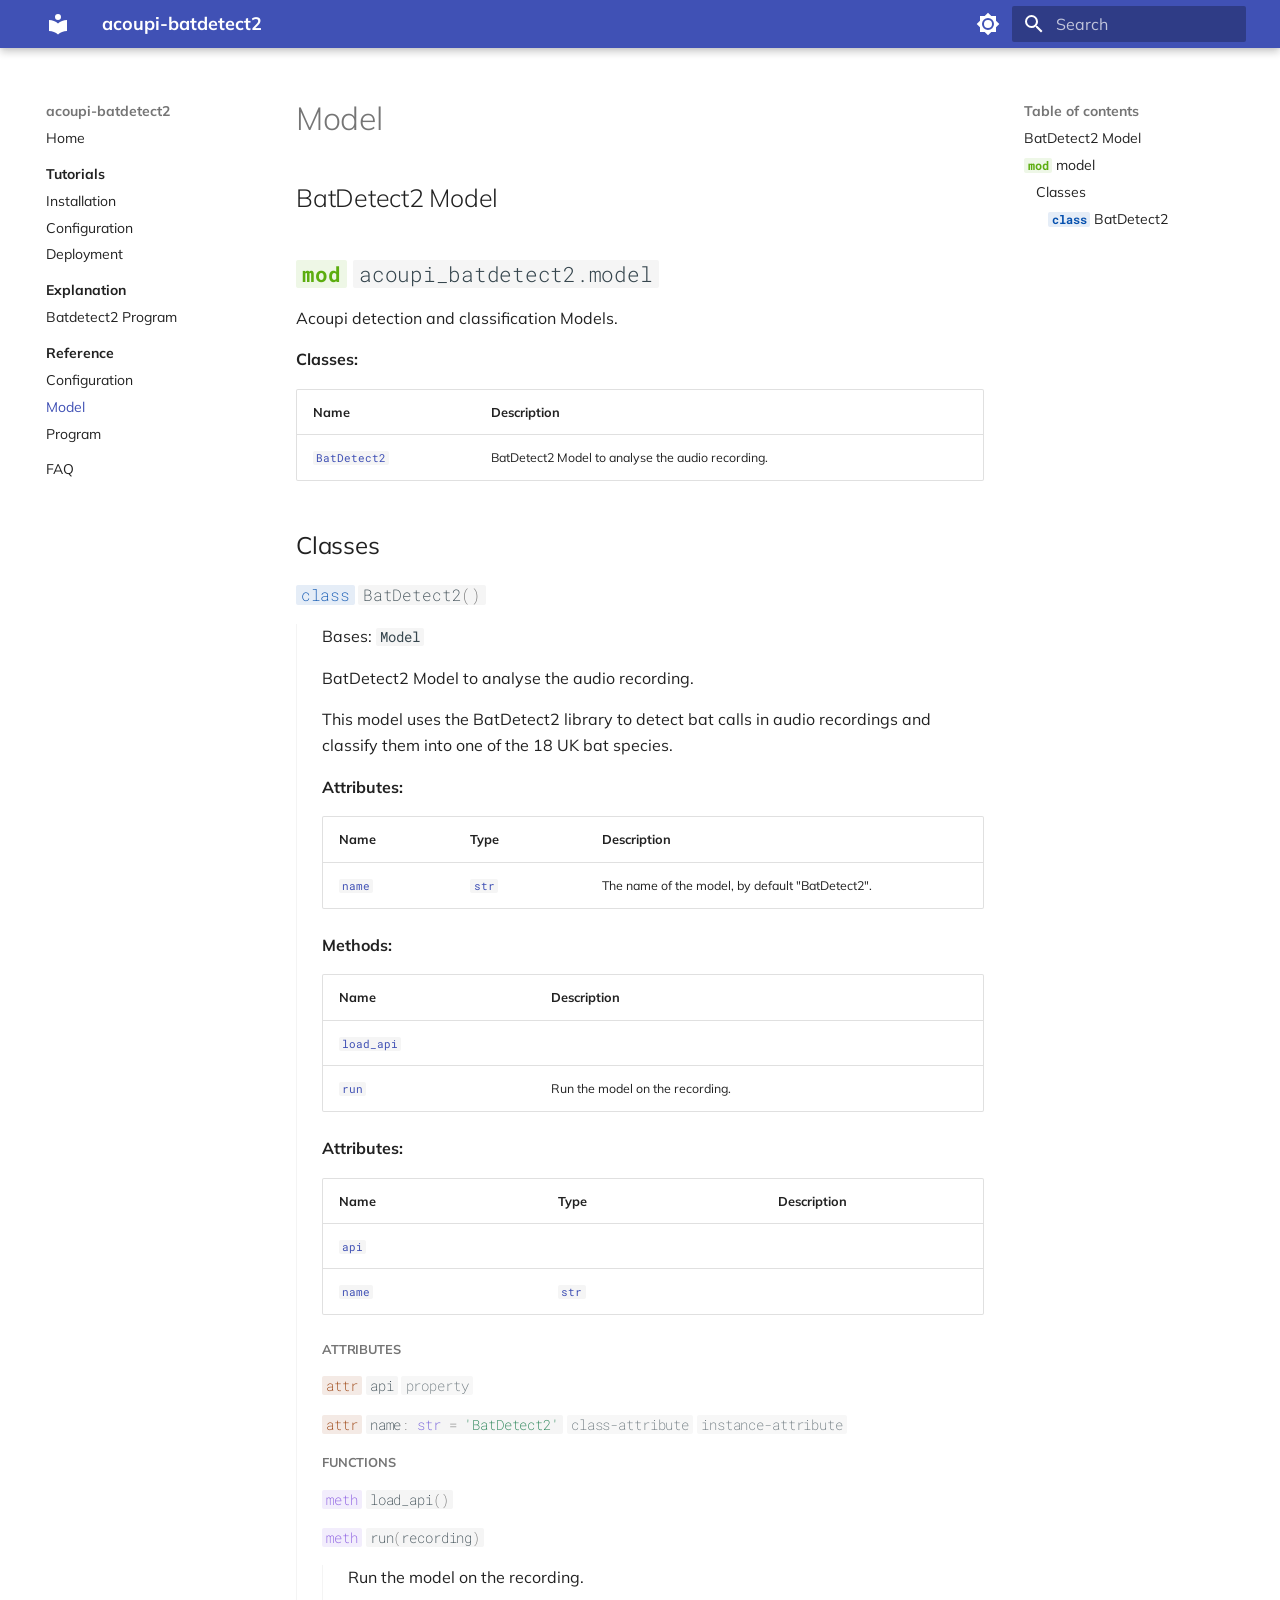
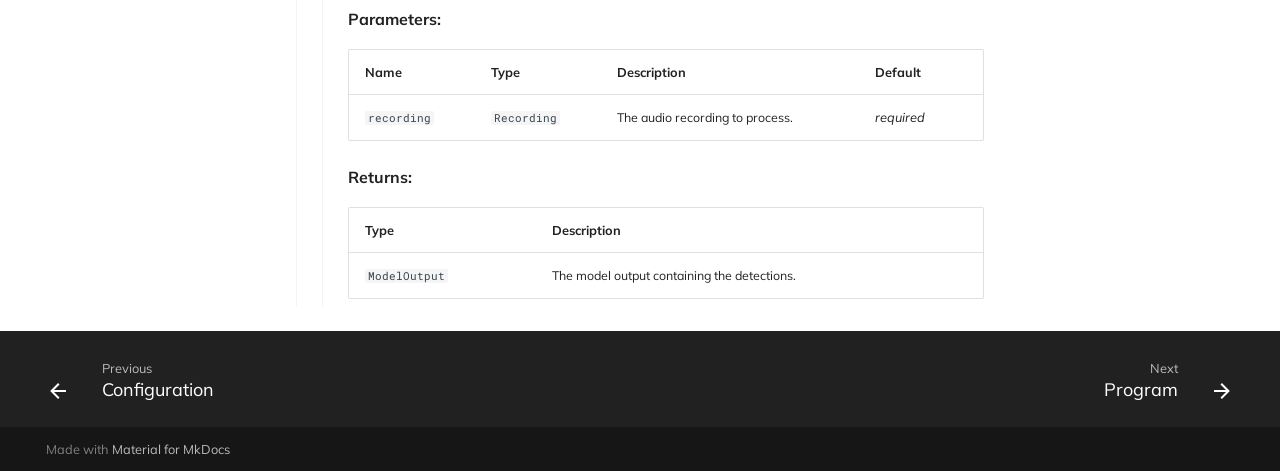
<file: reference/model/index.html>
<!doctype html>
<html lang="en" class="no-js">
  <head>
    
      <meta charset="utf-8">
      <meta name="viewport" content="width=device-width,initial-scale=1">
      
      
      
        <link rel="canonical" href="https://acoupi.github.io/acoupi-batdetect2/reference/model/">
      
      
        <link rel="prev" href="../configuration/">
      
      
        <link rel="next" href="../program/">
      
      
      <link rel="icon" href="../../assets/favicon.svg">
      <meta name="generator" content="mkdocs-1.6.1, mkdocs-material-9.5.42">
    
    
      
        <title>Model - acoupi-batdetect2</title>
      
    
    
      <link rel="stylesheet" href="../../assets/stylesheets/main.0253249f.min.css">
      
        
        <link rel="stylesheet" href="../../assets/stylesheets/palette.06af60db.min.css">
      
      


    
    
      
    
    
      
        
        
        <link rel="preconnect" href="https://fonts.gstatic.com" crossorigin>
        <link rel="stylesheet" href="https://fonts.googleapis.com/css?family=Mulish:300,300i,400,400i,700,700i%7CRoboto+Mono:400,400i,700,700i&display=fallback">
        <style>:root{--md-text-font:"Mulish";--md-code-font:"Roboto Mono"}</style>
      
    
    
      <link rel="stylesheet" href="../../assets/_mkdocstrings.css">
    
      <link rel="stylesheet" href="../../css/style.css">
    
    <script>__md_scope=new URL("../..",location),__md_hash=e=>[...e].reduce(((e,_)=>(e<<5)-e+_.charCodeAt(0)),0),__md_get=(e,_=localStorage,t=__md_scope)=>JSON.parse(_.getItem(t.pathname+"."+e)),__md_set=(e,_,t=localStorage,a=__md_scope)=>{try{t.setItem(a.pathname+"."+e,JSON.stringify(_))}catch(e){}}</script>
    
      

    
    
    
  </head>
  
  
    
    
      
    
    
    
    
    <body dir="ltr" data-md-color-scheme="default" data-md-color-primary="indigo" data-md-color-accent="indigo">
  
    
    <input class="md-toggle" data-md-toggle="drawer" type="checkbox" id="__drawer" autocomplete="off">
    <input class="md-toggle" data-md-toggle="search" type="checkbox" id="__search" autocomplete="off">
    <label class="md-overlay" for="__drawer"></label>
    <div data-md-component="skip">
      
        
        <a href="#model" class="md-skip">
          Skip to content
        </a>
      
    </div>
    <div data-md-component="announce">
      
    </div>
    
    
      

  

<header class="md-header md-header--shadow" data-md-component="header">
  <nav class="md-header__inner md-grid" aria-label="Header">
    <a href="../.." title="acoupi-batdetect2" class="md-header__button md-logo" aria-label="acoupi-batdetect2" data-md-component="logo">
      
  
  <svg xmlns="http://www.w3.org/2000/svg" viewBox="0 0 24 24"><path d="M12 8a3 3 0 0 0 3-3 3 3 0 0 0-3-3 3 3 0 0 0-3 3 3 3 0 0 0 3 3m0 3.54C9.64 9.35 6.5 8 3 8v11c3.5 0 6.64 1.35 9 3.54 2.36-2.19 5.5-3.54 9-3.54V8c-3.5 0-6.64 1.35-9 3.54"/></svg>

    </a>
    <label class="md-header__button md-icon" for="__drawer">
      
      <svg xmlns="http://www.w3.org/2000/svg" viewBox="0 0 24 24"><path d="M3 6h18v2H3zm0 5h18v2H3zm0 5h18v2H3z"/></svg>
    </label>
    <div class="md-header__title" data-md-component="header-title">
      <div class="md-header__ellipsis">
        <div class="md-header__topic">
          <span class="md-ellipsis">
            acoupi-batdetect2
          </span>
        </div>
        <div class="md-header__topic" data-md-component="header-topic">
          <span class="md-ellipsis">
            
              Model
            
          </span>
        </div>
      </div>
    </div>
    
      
        <form class="md-header__option" data-md-component="palette">
  
    
    
    
    <input class="md-option" data-md-color-media="" data-md-color-scheme="default" data-md-color-primary="indigo" data-md-color-accent="indigo"  aria-label="Switch to dark mode"  type="radio" name="__palette" id="__palette_0">
    
      <label class="md-header__button md-icon" title="Switch to dark mode" for="__palette_1" hidden>
        <svg xmlns="http://www.w3.org/2000/svg" viewBox="0 0 24 24"><path d="M12 8a4 4 0 0 0-4 4 4 4 0 0 0 4 4 4 4 0 0 0 4-4 4 4 0 0 0-4-4m0 10a6 6 0 0 1-6-6 6 6 0 0 1 6-6 6 6 0 0 1 6 6 6 6 0 0 1-6 6m8-9.31V4h-4.69L12 .69 8.69 4H4v4.69L.69 12 4 15.31V20h4.69L12 23.31 15.31 20H20v-4.69L23.31 12z"/></svg>
      </label>
    
  
    
    
    
    <input class="md-option" data-md-color-media="" data-md-color-scheme="slate" data-md-color-primary="indigo" data-md-color-accent="indigo"  aria-label="Switch to light mode"  type="radio" name="__palette" id="__palette_1">
    
      <label class="md-header__button md-icon" title="Switch to light mode" for="__palette_0" hidden>
        <svg xmlns="http://www.w3.org/2000/svg" viewBox="0 0 24 24"><path d="M12 18c-.89 0-1.74-.2-2.5-.55C11.56 16.5 13 14.42 13 12s-1.44-4.5-3.5-5.45C10.26 6.2 11.11 6 12 6a6 6 0 0 1 6 6 6 6 0 0 1-6 6m8-9.31V4h-4.69L12 .69 8.69 4H4v4.69L.69 12 4 15.31V20h4.69L12 23.31 15.31 20H20v-4.69L23.31 12z"/></svg>
      </label>
    
  
</form>
      
    
    
      <script>var palette=__md_get("__palette");if(palette&&palette.color){if("(prefers-color-scheme)"===palette.color.media){var media=matchMedia("(prefers-color-scheme: light)"),input=document.querySelector(media.matches?"[data-md-color-media='(prefers-color-scheme: light)']":"[data-md-color-media='(prefers-color-scheme: dark)']");palette.color.media=input.getAttribute("data-md-color-media"),palette.color.scheme=input.getAttribute("data-md-color-scheme"),palette.color.primary=input.getAttribute("data-md-color-primary"),palette.color.accent=input.getAttribute("data-md-color-accent")}for(var[key,value]of Object.entries(palette.color))document.body.setAttribute("data-md-color-"+key,value)}</script>
    
    
    
      <label class="md-header__button md-icon" for="__search">
        
        <svg xmlns="http://www.w3.org/2000/svg" viewBox="0 0 24 24"><path d="M9.5 3A6.5 6.5 0 0 1 16 9.5c0 1.61-.59 3.09-1.56 4.23l.27.27h.79l5 5-1.5 1.5-5-5v-.79l-.27-.27A6.52 6.52 0 0 1 9.5 16 6.5 6.5 0 0 1 3 9.5 6.5 6.5 0 0 1 9.5 3m0 2C7 5 5 7 5 9.5S7 14 9.5 14 14 12 14 9.5 12 5 9.5 5"/></svg>
      </label>
      <div class="md-search" data-md-component="search" role="dialog">
  <label class="md-search__overlay" for="__search"></label>
  <div class="md-search__inner" role="search">
    <form class="md-search__form" name="search">
      <input type="text" class="md-search__input" name="query" aria-label="Search" placeholder="Search" autocapitalize="off" autocorrect="off" autocomplete="off" spellcheck="false" data-md-component="search-query" required>
      <label class="md-search__icon md-icon" for="__search">
        
        <svg xmlns="http://www.w3.org/2000/svg" viewBox="0 0 24 24"><path d="M9.5 3A6.5 6.5 0 0 1 16 9.5c0 1.61-.59 3.09-1.56 4.23l.27.27h.79l5 5-1.5 1.5-5-5v-.79l-.27-.27A6.52 6.52 0 0 1 9.5 16 6.5 6.5 0 0 1 3 9.5 6.5 6.5 0 0 1 9.5 3m0 2C7 5 5 7 5 9.5S7 14 9.5 14 14 12 14 9.5 12 5 9.5 5"/></svg>
        
        <svg xmlns="http://www.w3.org/2000/svg" viewBox="0 0 24 24"><path d="M20 11v2H8l5.5 5.5-1.42 1.42L4.16 12l7.92-7.92L13.5 5.5 8 11z"/></svg>
      </label>
      <nav class="md-search__options" aria-label="Search">
        
        <button type="reset" class="md-search__icon md-icon" title="Clear" aria-label="Clear" tabindex="-1">
          
          <svg xmlns="http://www.w3.org/2000/svg" viewBox="0 0 24 24"><path d="M19 6.41 17.59 5 12 10.59 6.41 5 5 6.41 10.59 12 5 17.59 6.41 19 12 13.41 17.59 19 19 17.59 13.41 12z"/></svg>
        </button>
      </nav>
      
    </form>
    <div class="md-search__output">
      <div class="md-search__scrollwrap" tabindex="0" data-md-scrollfix>
        <div class="md-search-result" data-md-component="search-result">
          <div class="md-search-result__meta">
            Initializing search
          </div>
          <ol class="md-search-result__list" role="presentation"></ol>
        </div>
      </div>
    </div>
  </div>
</div>
    
    
  </nav>
  
</header>
    
    <div class="md-container" data-md-component="container">
      
      
        
          
        
      
      <main class="md-main" data-md-component="main">
        <div class="md-main__inner md-grid">
          
            
              
              <div class="md-sidebar md-sidebar--primary" data-md-component="sidebar" data-md-type="navigation" >
                <div class="md-sidebar__scrollwrap">
                  <div class="md-sidebar__inner">
                    



<nav class="md-nav md-nav--primary" aria-label="Navigation" data-md-level="0">
  <label class="md-nav__title" for="__drawer">
    <a href="../.." title="acoupi-batdetect2" class="md-nav__button md-logo" aria-label="acoupi-batdetect2" data-md-component="logo">
      
  
  <svg xmlns="http://www.w3.org/2000/svg" viewBox="0 0 24 24"><path d="M12 8a3 3 0 0 0 3-3 3 3 0 0 0-3-3 3 3 0 0 0-3 3 3 3 0 0 0 3 3m0 3.54C9.64 9.35 6.5 8 3 8v11c3.5 0 6.64 1.35 9 3.54 2.36-2.19 5.5-3.54 9-3.54V8c-3.5 0-6.64 1.35-9 3.54"/></svg>

    </a>
    acoupi-batdetect2
  </label>
  
  <ul class="md-nav__list" data-md-scrollfix>
    
      
      
  
  
  
  
    <li class="md-nav__item">
      <a href="../.." class="md-nav__link">
        
  
  <span class="md-ellipsis">
    Home
  </span>
  

      </a>
    </li>
  

    
      
      
  
  
  
  
    
    
      
        
          
        
      
        
      
        
      
        
      
    
    
      
        
        
      
    
    
    <li class="md-nav__item md-nav__item--section md-nav__item--nested">
      
        
        
        <input class="md-nav__toggle md-toggle " type="checkbox" id="__nav_2" >
        
          
          
          <div class="md-nav__link md-nav__container">
            <a href="../../tutorials/" class="md-nav__link ">
              
  
  <span class="md-ellipsis">
    Tutorials
  </span>
  

            </a>
            
              
              <label class="md-nav__link " for="__nav_2" id="__nav_2_label" tabindex="">
                <span class="md-nav__icon md-icon"></span>
              </label>
            
          </div>
        
        <nav class="md-nav" data-md-level="1" aria-labelledby="__nav_2_label" aria-expanded="false">
          <label class="md-nav__title" for="__nav_2">
            <span class="md-nav__icon md-icon"></span>
            Tutorials
          </label>
          <ul class="md-nav__list" data-md-scrollfix>
            
              
            
              
                
  
  
  
  
    <li class="md-nav__item">
      <a href="../../tutorials/installation/" class="md-nav__link">
        
  
  <span class="md-ellipsis">
    Installation
  </span>
  

      </a>
    </li>
  

              
            
              
                
  
  
  
  
    <li class="md-nav__item">
      <a href="../../tutorials/configuration/" class="md-nav__link">
        
  
  <span class="md-ellipsis">
    Configuration
  </span>
  

      </a>
    </li>
  

              
            
              
                
  
  
  
  
    <li class="md-nav__item">
      <a href="../../tutorials/deployment/" class="md-nav__link">
        
  
  <span class="md-ellipsis">
    Deployment
  </span>
  

      </a>
    </li>
  

              
            
          </ul>
        </nav>
      
    </li>
  

    
      
      
  
  
  
  
    
    
      
        
          
        
      
        
      
    
    
      
        
        
      
    
    
    <li class="md-nav__item md-nav__item--section md-nav__item--nested">
      
        
        
        <input class="md-nav__toggle md-toggle " type="checkbox" id="__nav_3" >
        
          
          
          <div class="md-nav__link md-nav__container">
            <a href="../../explanation/" class="md-nav__link ">
              
  
  <span class="md-ellipsis">
    Explanation
  </span>
  

            </a>
            
              
              <label class="md-nav__link " for="__nav_3" id="__nav_3_label" tabindex="">
                <span class="md-nav__icon md-icon"></span>
              </label>
            
          </div>
        
        <nav class="md-nav" data-md-level="1" aria-labelledby="__nav_3_label" aria-expanded="false">
          <label class="md-nav__title" for="__nav_3">
            <span class="md-nav__icon md-icon"></span>
            Explanation
          </label>
          <ul class="md-nav__list" data-md-scrollfix>
            
              
            
              
                
  
  
  
  
    <li class="md-nav__item">
      <a href="../../explanation/batdetect2_program/" class="md-nav__link">
        
  
  <span class="md-ellipsis">
    Batdetect2 Program
  </span>
  

      </a>
    </li>
  

              
            
          </ul>
        </nav>
      
    </li>
  

    
      
      
  
  
    
  
  
  
    
    
      
        
          
        
      
        
      
        
      
        
      
    
    
      
        
        
      
    
    
    <li class="md-nav__item md-nav__item--active md-nav__item--section md-nav__item--nested">
      
        
        
        <input class="md-nav__toggle md-toggle " type="checkbox" id="__nav_4" checked>
        
          
          
          <div class="md-nav__link md-nav__container">
            <a href="../" class="md-nav__link ">
              
  
  <span class="md-ellipsis">
    Reference
  </span>
  

            </a>
            
              
              <label class="md-nav__link " for="__nav_4" id="__nav_4_label" tabindex="">
                <span class="md-nav__icon md-icon"></span>
              </label>
            
          </div>
        
        <nav class="md-nav" data-md-level="1" aria-labelledby="__nav_4_label" aria-expanded="true">
          <label class="md-nav__title" for="__nav_4">
            <span class="md-nav__icon md-icon"></span>
            Reference
          </label>
          <ul class="md-nav__list" data-md-scrollfix>
            
              
            
              
                
  
  
  
  
    <li class="md-nav__item">
      <a href="../configuration/" class="md-nav__link">
        
  
  <span class="md-ellipsis">
    Configuration
  </span>
  

      </a>
    </li>
  

              
            
              
                
  
  
    
  
  
  
    <li class="md-nav__item md-nav__item--active">
      
      <input class="md-nav__toggle md-toggle" type="checkbox" id="__toc">
      
      
        
      
      
        <label class="md-nav__link md-nav__link--active" for="__toc">
          
  
  <span class="md-ellipsis">
    Model
  </span>
  

          <span class="md-nav__icon md-icon"></span>
        </label>
      
      <a href="./" class="md-nav__link md-nav__link--active">
        
  
  <span class="md-ellipsis">
    Model
  </span>
  

      </a>
      
        

<nav class="md-nav md-nav--secondary" aria-label="Table of contents">
  
  
  
    
  
  
    <label class="md-nav__title" for="__toc">
      <span class="md-nav__icon md-icon"></span>
      Table of contents
    </label>
    <ul class="md-nav__list" data-md-component="toc" data-md-scrollfix>
      
        <li class="md-nav__item">
  <a href="#batdetect2_model" class="md-nav__link">
    <span class="md-ellipsis">
      BatDetect2 Model
    </span>
  </a>
  
</li>
      
        <li class="md-nav__item">
  <a href="#acoupi_batdetect2.model" class="md-nav__link">
    <span class="md-ellipsis">
      <code class="doc-symbol doc-symbol-toc doc-symbol-module"></code>&nbsp;model
    </span>
  </a>
  
    <nav class="md-nav" aria-label=" model">
      <ul class="md-nav__list">
        
          <li class="md-nav__item">
  <a href="#acoupi_batdetect2.model-classes" class="md-nav__link">
    <span class="md-ellipsis">
      Classes
    </span>
  </a>
  
    <nav class="md-nav" aria-label="Classes">
      <ul class="md-nav__list">
        
          <li class="md-nav__item">
  <a href="#acoupi_batdetect2.model.BatDetect2" class="md-nav__link">
    <span class="md-ellipsis">
      <code class="doc-symbol doc-symbol-toc doc-symbol-class"></code>&nbsp;BatDetect2
    </span>
  </a>
  
</li>
        
      </ul>
    </nav>
  
</li>
        
      </ul>
    </nav>
  
</li>
      
    </ul>
  
</nav>
      
    </li>
  

              
            
              
                
  
  
  
  
    <li class="md-nav__item">
      <a href="../program/" class="md-nav__link">
        
  
  <span class="md-ellipsis">
    Program
  </span>
  

      </a>
    </li>
  

              
            
          </ul>
        </nav>
      
    </li>
  

    
      
      
  
  
  
  
    <li class="md-nav__item">
      <a href="../../faq/" class="md-nav__link">
        
  
  <span class="md-ellipsis">
    FAQ
  </span>
  

      </a>
    </li>
  

    
  </ul>
</nav>
                  </div>
                </div>
              </div>
            
            
              
              <div class="md-sidebar md-sidebar--secondary" data-md-component="sidebar" data-md-type="toc" >
                <div class="md-sidebar__scrollwrap">
                  <div class="md-sidebar__inner">
                    

<nav class="md-nav md-nav--secondary" aria-label="Table of contents">
  
  
  
    
  
  
    <label class="md-nav__title" for="__toc">
      <span class="md-nav__icon md-icon"></span>
      Table of contents
    </label>
    <ul class="md-nav__list" data-md-component="toc" data-md-scrollfix>
      
        <li class="md-nav__item">
  <a href="#batdetect2_model" class="md-nav__link">
    <span class="md-ellipsis">
      BatDetect2 Model
    </span>
  </a>
  
</li>
      
        <li class="md-nav__item">
  <a href="#acoupi_batdetect2.model" class="md-nav__link">
    <span class="md-ellipsis">
      <code class="doc-symbol doc-symbol-toc doc-symbol-module"></code>&nbsp;model
    </span>
  </a>
  
    <nav class="md-nav" aria-label=" model">
      <ul class="md-nav__list">
        
          <li class="md-nav__item">
  <a href="#acoupi_batdetect2.model-classes" class="md-nav__link">
    <span class="md-ellipsis">
      Classes
    </span>
  </a>
  
    <nav class="md-nav" aria-label="Classes">
      <ul class="md-nav__list">
        
          <li class="md-nav__item">
  <a href="#acoupi_batdetect2.model.BatDetect2" class="md-nav__link">
    <span class="md-ellipsis">
      <code class="doc-symbol doc-symbol-toc doc-symbol-class"></code>&nbsp;BatDetect2
    </span>
  </a>
  
</li>
        
      </ul>
    </nav>
  
</li>
        
      </ul>
    </nav>
  
</li>
      
    </ul>
  
</nav>
                  </div>
                </div>
              </div>
            
          
          
            <div class="md-content" data-md-component="content">
              <article class="md-content__inner md-typeset">
                
                  


<div><h1 id="model">Model<a class="headerlink" href="#model" title="Permanent link">#</a></h1>
<h2 id="batdetect2_model">BatDetect2 Model<a class="headerlink" href="#batdetect2_model" title="Permanent link">#</a></h2>


<div class="doc doc-object doc-module">



<h2 id="acoupi_batdetect2.model" class="doc doc-heading">
<code class="doc-symbol doc-symbol-heading doc-symbol-module"></code>            <code>acoupi_batdetect2.model</code>


<a href="#acoupi_batdetect2.model" class="headerlink" title="Permanent link">#</a></h2>

    <div class="doc doc-contents first">

        <p>Acoupi detection and classification Models.</p>







<p><span class="doc-section-title">Classes:</span></p>
    <table>
      <thead>
        <tr>
          <th>Name</th>
          <th>Description</th>
        </tr>
      </thead>
      <tbody>
          <tr class="doc-section-item">
            <td><code><a class="autorefs autorefs-internal" title="acoupi_batdetect2.model.BatDetect2" href="#acoupi_batdetect2.model.BatDetect2">BatDetect2</a></code></td>
            <td>
              <div class="doc-md-description">
                <p>BatDetect2 Model to analyse the audio recording.</p>
              </div>
            </td>
          </tr>
      </tbody>
    </table>







  <div class="doc doc-children">






<h3 id="acoupi_batdetect2.model-classes">Classes<a href="#acoupi_batdetect2.model-classes" class="headerlink" title="Permanent link">#</a></h3>

<div class="doc doc-object doc-class">



<h4 id="acoupi_batdetect2.model.BatDetect2" class="doc doc-heading">
<code class="doc-symbol doc-symbol-heading doc-symbol-class"></code>              <code class="highlight language-python"><span class="n">BatDetect2</span><span class="p">()</span></code>

<a href="#acoupi_batdetect2.model.BatDetect2" class="headerlink" title="Permanent link">#</a></h4>


    <div class="doc doc-contents ">
            <p class="doc doc-class-bases">
              Bases: <code><span title="acoupi.components.types.Model">Model</span></code></p>


        <p>BatDetect2 Model to analyse the audio recording.</p>
<p>This model uses the BatDetect2 library to detect bat calls in audio
recordings and classify them into one of the 18 UK bat species.</p>


<p><span class="doc-section-title">Attributes:</span></p>
    <table>
      <thead>
        <tr>
          <th>Name</th>
          <th>Type</th>
          <th>Description</th>
        </tr>
      </thead>
      <tbody>
          <tr class="doc-section-item">
            <td><code><a class="autorefs autorefs-internal" title="acoupi_batdetect2.model.BatDetect2.name" href="#acoupi_batdetect2.model.BatDetect2.name">name</a></code></td>
            <td>
                  <code><a class="autorefs autorefs-external" href="https://docs.python.org/3.11/library/stdtypes.html#str">str</a></code>
            </td>
            <td>
              <div class="doc-md-description">
                <p>The name of the model, by default "BatDetect2".</p>
              </div>
            </td>
          </tr>
      </tbody>
    </table>









<p><span class="doc-section-title">Methods:</span></p>
    <table>
      <thead>
        <tr>
          <th>Name</th>
          <th>Description</th>
        </tr>
      </thead>
      <tbody>
            <tr class="doc-section-item">
              <td><code><a class="autorefs autorefs-internal" title="acoupi_batdetect2.model.BatDetect2.load_api" href="#acoupi_batdetect2.model.BatDetect2.load_api">load_api</a></code></td>
              <td>
                <div class="doc-md-description">
                  
                </div>
              </td>
            </tr>
            <tr class="doc-section-item">
              <td><code><a class="autorefs autorefs-internal" title="acoupi_batdetect2.model.BatDetect2.run" href="#acoupi_batdetect2.model.BatDetect2.run">run</a></code></td>
              <td>
                <div class="doc-md-description">
                  <p>Run the model on the recording.</p>
                </div>
              </td>
            </tr>
      </tbody>
    </table>




<p><span class="doc-section-title">Attributes:</span></p>
    <table>
      <thead>
        <tr>
          <th>Name</th>
          <th>Type</th>
          <th>Description</th>
        </tr>
      </thead>
      <tbody>
          <tr class="doc-section-item">
            <td><code><a class="autorefs autorefs-internal" title="acoupi_batdetect2.model.BatDetect2.api" href="#acoupi_batdetect2.model.BatDetect2.api">api</a></code></td>
            <td>
            </td>
            <td>
              <div class="doc-md-description">
                
              </div>
            </td>
          </tr>
          <tr class="doc-section-item">
            <td><code><a class="autorefs autorefs-internal" title="acoupi_batdetect2.model.BatDetect2.name" href="#acoupi_batdetect2.model.BatDetect2.name">name</a></code></td>
            <td>
                  <code><a class="autorefs autorefs-external" href="https://docs.python.org/3.11/library/stdtypes.html#str">str</a></code>
            </td>
            <td>
              <div class="doc-md-description">
                
              </div>
            </td>
          </tr>
      </tbody>
    </table>




  <div class="doc doc-children">





<h5 id="acoupi_batdetect2.model.BatDetect2-attributes">Attributes<a href="#acoupi_batdetect2.model.BatDetect2-attributes" class="headerlink" title="Permanent link">#</a></h5>

<div class="doc doc-object doc-attribute">



<h6 id="acoupi_batdetect2.model.BatDetect2.api" class="doc doc-heading">
<code class="doc-symbol doc-symbol-heading doc-symbol-attribute"></code>            <code class="highlight language-python"><span class="n">api</span></code>

  <span class="doc doc-labels">
      <small class="doc doc-label doc-label-property"><code>property</code></small>
  </span>

<a href="#acoupi_batdetect2.model.BatDetect2.api" class="headerlink" title="Permanent link">#</a></h6>


    <div class="doc doc-contents ">
    </div>

</div>

<div class="doc doc-object doc-attribute">



<h6 id="acoupi_batdetect2.model.BatDetect2.name" class="doc doc-heading">
<code class="doc-symbol doc-symbol-heading doc-symbol-attribute"></code>            <code class="highlight language-python"><span class="n">name</span><span class="p">:</span> <span class="nb">str</span> <span class="o">=</span> <span class="s1">'BatDetect2'</span></code>

  <span class="doc doc-labels">
      <small class="doc doc-label doc-label-class-attribute"><code>class-attribute</code></small>
      <small class="doc doc-label doc-label-instance-attribute"><code>instance-attribute</code></small>
  </span>

<a href="#acoupi_batdetect2.model.BatDetect2.name" class="headerlink" title="Permanent link">#</a></h6>


    <div class="doc doc-contents ">
    </div>

</div>

<h5 id="acoupi_batdetect2.model.BatDetect2-functions">Functions<a href="#acoupi_batdetect2.model.BatDetect2-functions" class="headerlink" title="Permanent link">#</a></h5>

<div class="doc doc-object doc-function">


<h6 id="acoupi_batdetect2.model.BatDetect2.load_api" class="doc doc-heading">
<code class="doc-symbol doc-symbol-heading doc-symbol-method"></code>            <code class="highlight language-python"><span class="n">load_api</span><span class="p">()</span></code>

<a href="#acoupi_batdetect2.model.BatDetect2.load_api" class="headerlink" title="Permanent link">#</a></h6>


    <div class="doc doc-contents ">

    </div>

</div>

<div class="doc doc-object doc-function">


<h6 id="acoupi_batdetect2.model.BatDetect2.run" class="doc doc-heading">
<code class="doc-symbol doc-symbol-heading doc-symbol-method"></code>            <code class="highlight language-python"><span class="n">run</span><span class="p">(</span><span class="n">recording</span><span class="p">)</span></code>

<a href="#acoupi_batdetect2.model.BatDetect2.run" class="headerlink" title="Permanent link">#</a></h6>


    <div class="doc doc-contents ">

        <p>Run the model on the recording.</p>


<p><span class="doc-section-title">Parameters:</span></p>
    <table>
      <thead>
        <tr>
          <th>Name</th>
          <th>Type</th>
          <th>Description</th>
          <th>Default</th>
        </tr>
      </thead>
      <tbody>
          <tr class="doc-section-item">
            <td>
                <code>recording</code>
            </td>
            <td>
                  <code><span title="acoupi.data.Recording">Recording</span></code>
            </td>
            <td>
              <div class="doc-md-description">
                <p>The audio recording to process.</p>
              </div>
            </td>
            <td>
                <em>required</em>
            </td>
          </tr>
      </tbody>
    </table>


    <p><span class="doc-section-title">Returns:</span></p>
    <table>
      <thead>
        <tr>
          <th>Type</th>
          <th>Description</th>
        </tr>
      </thead>
      <tbody>
          <tr class="doc-section-item">
            <td>
                  <code><span title="acoupi.data.ModelOutput">ModelOutput</span></code>
            </td>
            <td>
              <div class="doc-md-description">
                <p>The model output containing the detections.</p>
              </div>
            </td>
          </tr>
      </tbody>
    </table>

    </div>

</div>



  </div>

    </div>

</div>




  </div>

    </div>

</div></div>












                
              </article>
            </div>
          
          
<script>var target=document.getElementById(location.hash.slice(1));target&&target.name&&(target.checked=target.name.startsWith("__tabbed_"))</script>
        </div>
        
          <button type="button" class="md-top md-icon" data-md-component="top" hidden>
  
  <svg xmlns="http://www.w3.org/2000/svg" viewBox="0 0 24 24"><path d="M13 20h-2V8l-5.5 5.5-1.42-1.42L12 4.16l7.92 7.92-1.42 1.42L13 8z"/></svg>
  Back to top
</button>
        
      </main>
      
        <footer class="md-footer">
  
    
      
      <nav class="md-footer__inner md-grid" aria-label="Footer" >
        
          
          <a href="../configuration/" class="md-footer__link md-footer__link--prev" aria-label="Previous: Configuration">
            <div class="md-footer__button md-icon">
              
              <svg xmlns="http://www.w3.org/2000/svg" viewBox="0 0 24 24"><path d="M20 11v2H8l5.5 5.5-1.42 1.42L4.16 12l7.92-7.92L13.5 5.5 8 11z"/></svg>
            </div>
            <div class="md-footer__title">
              <span class="md-footer__direction">
                Previous
              </span>
              <div class="md-ellipsis">
                Configuration
              </div>
            </div>
          </a>
        
        
          
          <a href="../program/" class="md-footer__link md-footer__link--next" aria-label="Next: Program">
            <div class="md-footer__title">
              <span class="md-footer__direction">
                Next
              </span>
              <div class="md-ellipsis">
                Program
              </div>
            </div>
            <div class="md-footer__button md-icon">
              
              <svg xmlns="http://www.w3.org/2000/svg" viewBox="0 0 24 24"><path d="M4 11v2h12l-5.5 5.5 1.42 1.42L19.84 12l-7.92-7.92L10.5 5.5 16 11z"/></svg>
            </div>
          </a>
        
      </nav>
    
  
  <div class="md-footer-meta md-typeset">
    <div class="md-footer-meta__inner md-grid">
      <div class="md-copyright">
  
  
    Made with
    <a href="https://squidfunk.github.io/mkdocs-material/" target="_blank" rel="noopener">
      Material for MkDocs
    </a>
  
</div>
      
    </div>
  </div>
</footer>
      
    </div>
    <div class="md-dialog" data-md-component="dialog">
      <div class="md-dialog__inner md-typeset"></div>
    </div>
    
    
    <script id="__config" type="application/json">{"base": "../..", "features": ["content.code.copy", "navigation.tracking", "navigation.indexes", "navigation.sections", "navigation.top", "navigation.footer", "toc.follow"], "search": "../../assets/javascripts/workers/search.6ce7567c.min.js", "translations": {"clipboard.copied": "Copied to clipboard", "clipboard.copy": "Copy to clipboard", "search.result.more.one": "1 more on this page", "search.result.more.other": "# more on this page", "search.result.none": "No matching documents", "search.result.one": "1 matching document", "search.result.other": "# matching documents", "search.result.placeholder": "Type to start searching", "search.result.term.missing": "Missing", "select.version": "Select version"}}</script>
    
    
      <script src="../../assets/javascripts/bundle.83f73b43.min.js"></script>
      
    
  </body>
</html>
</file>
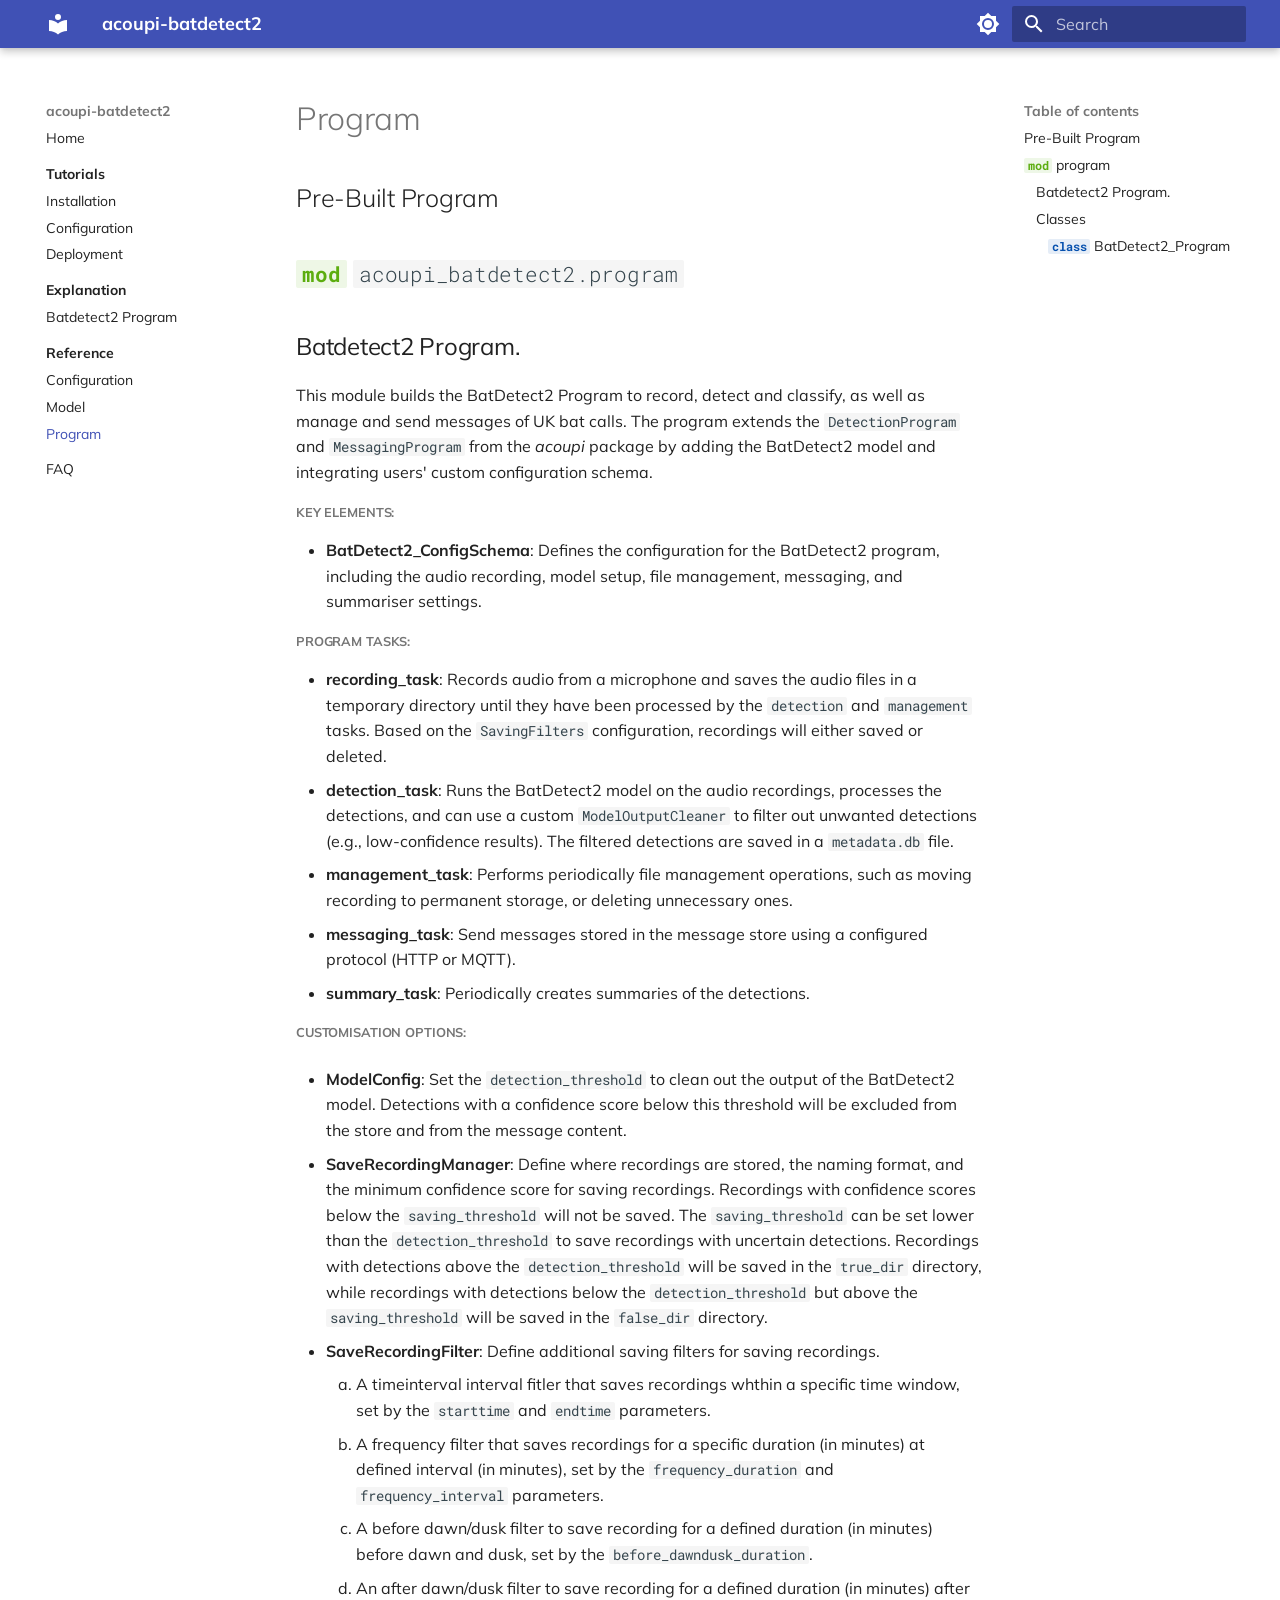
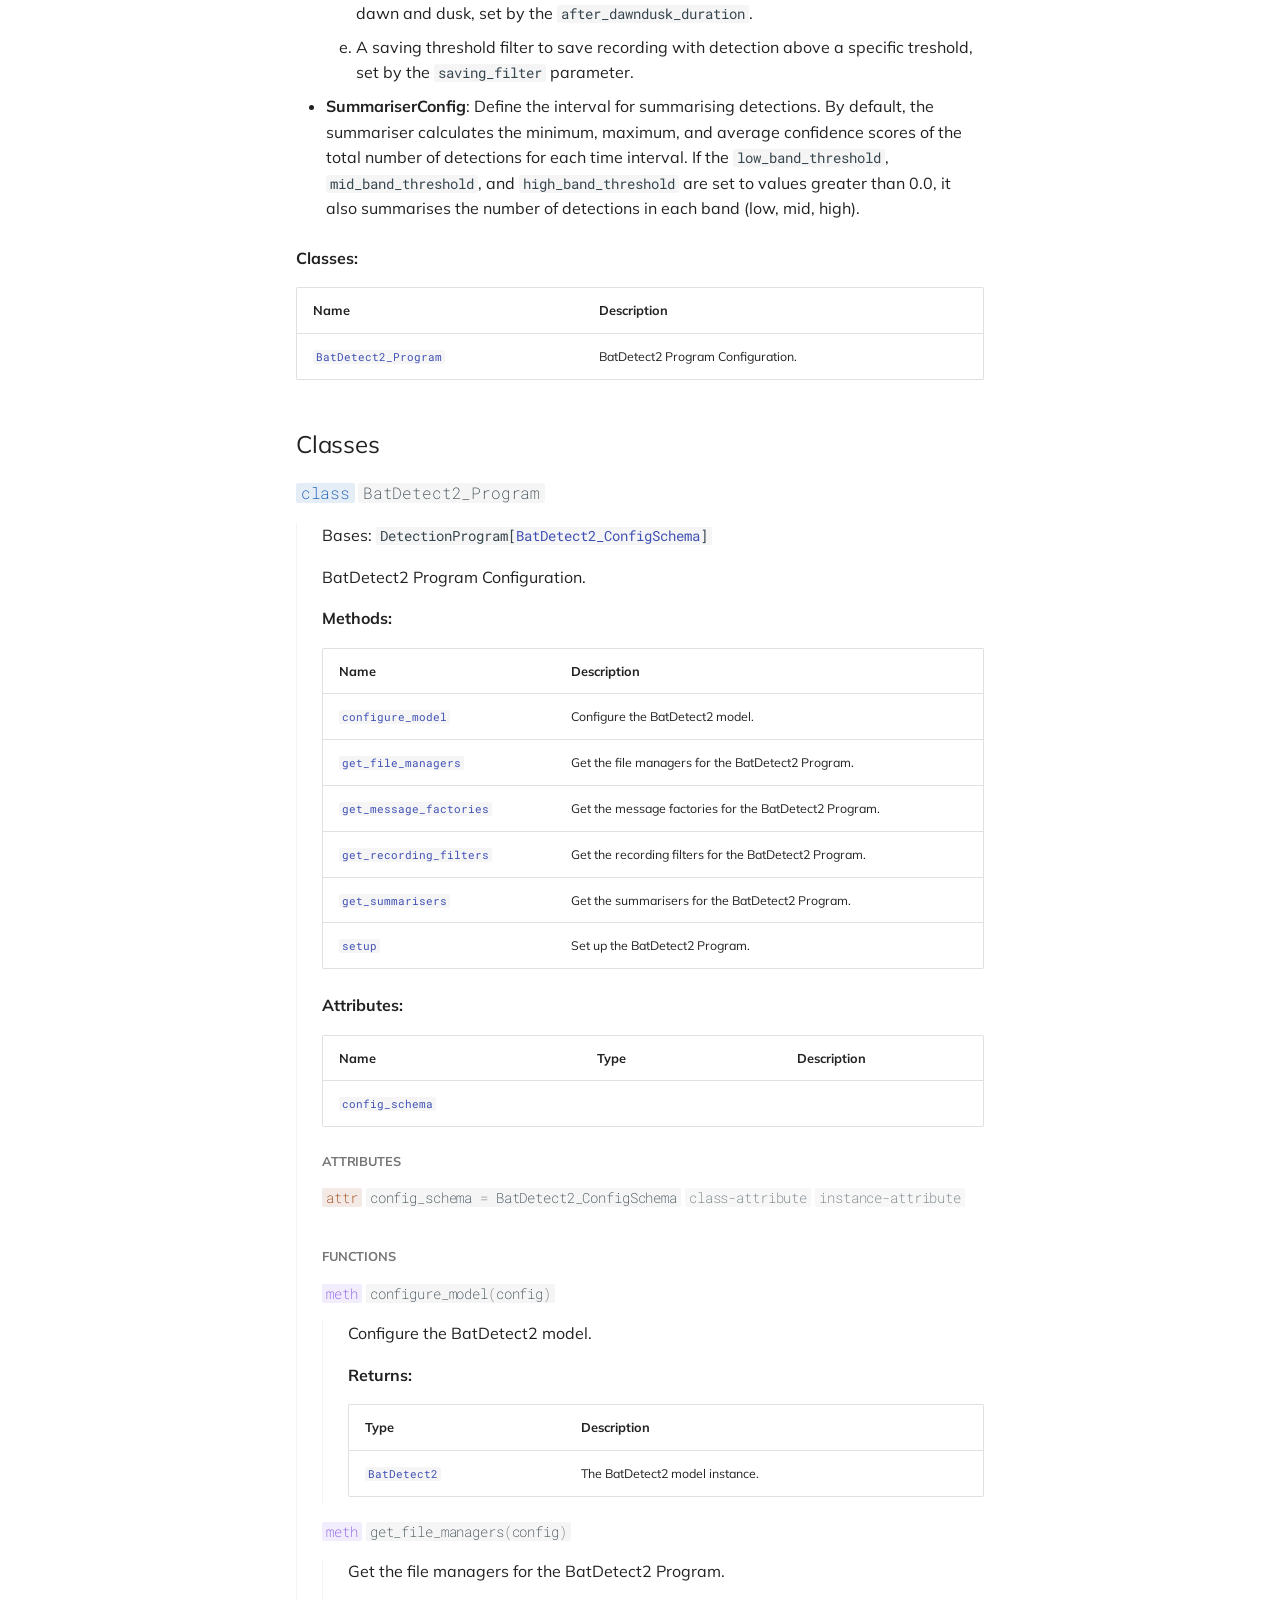
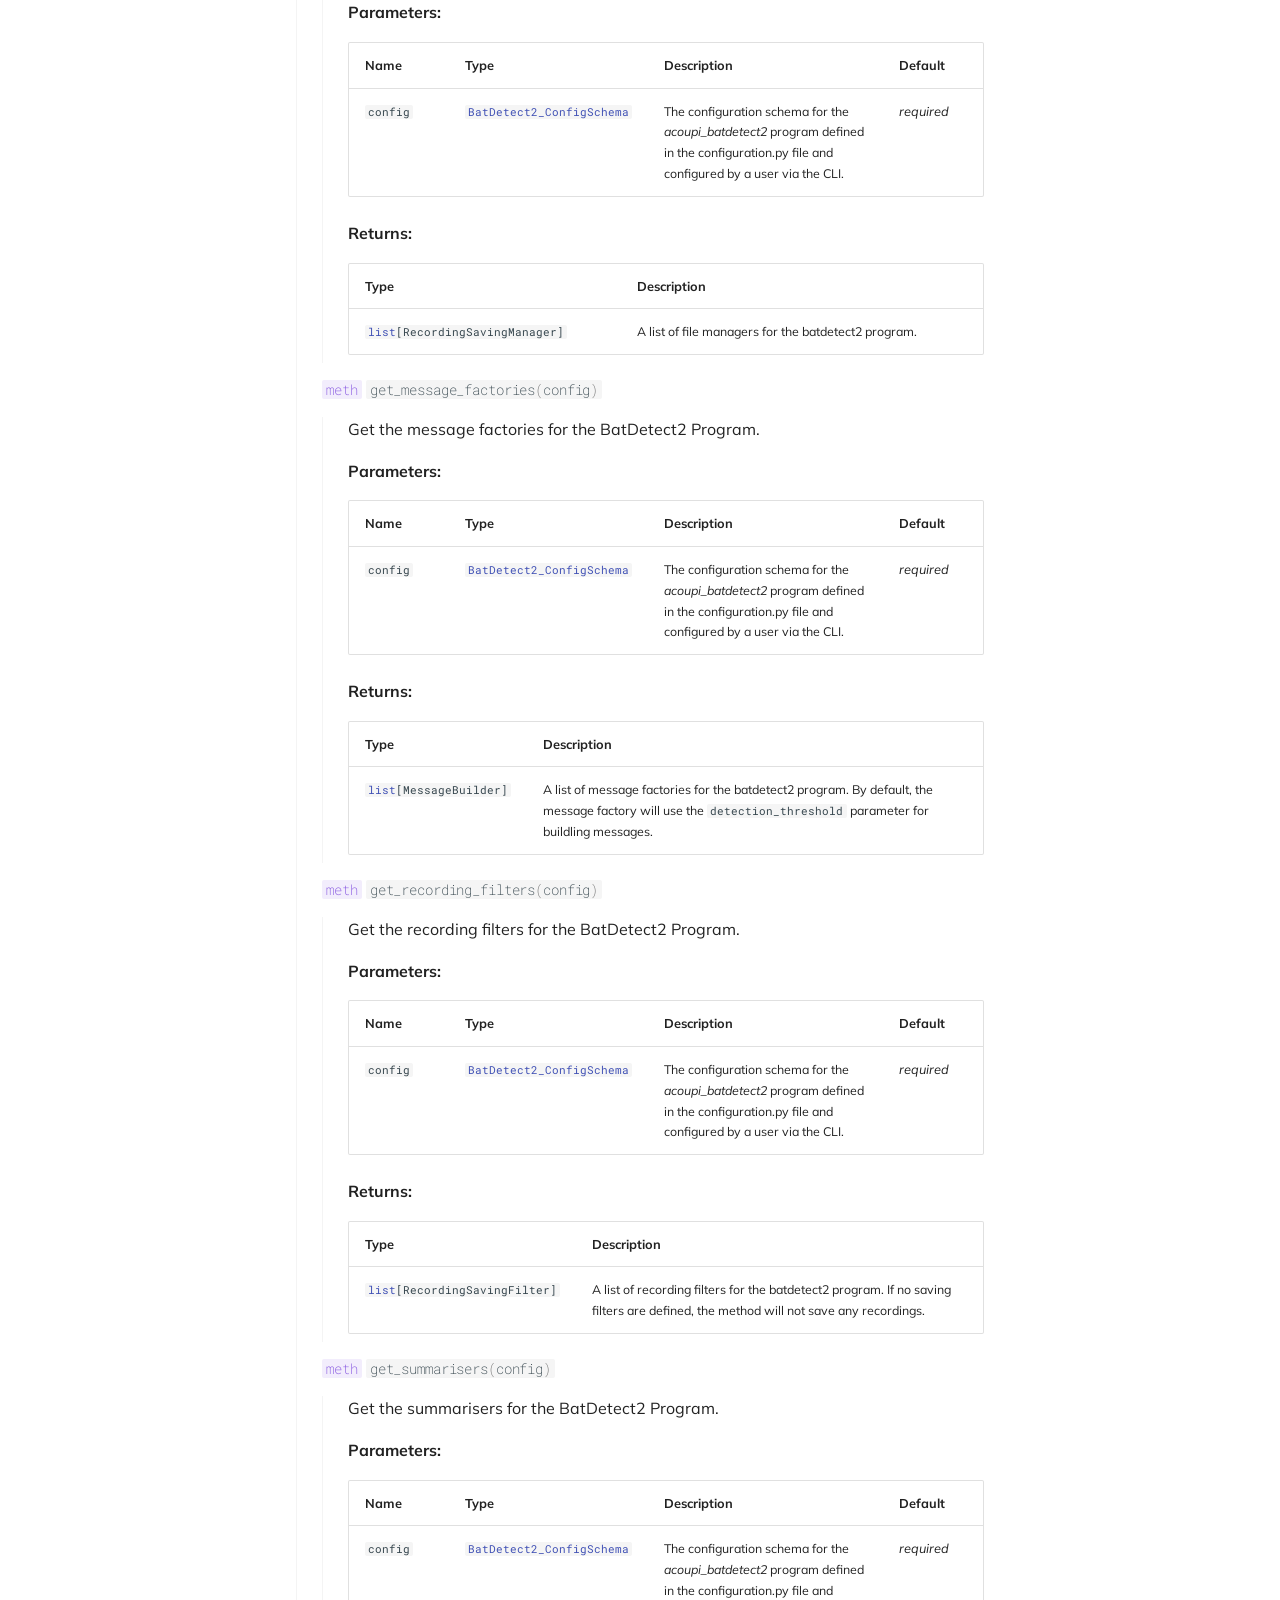
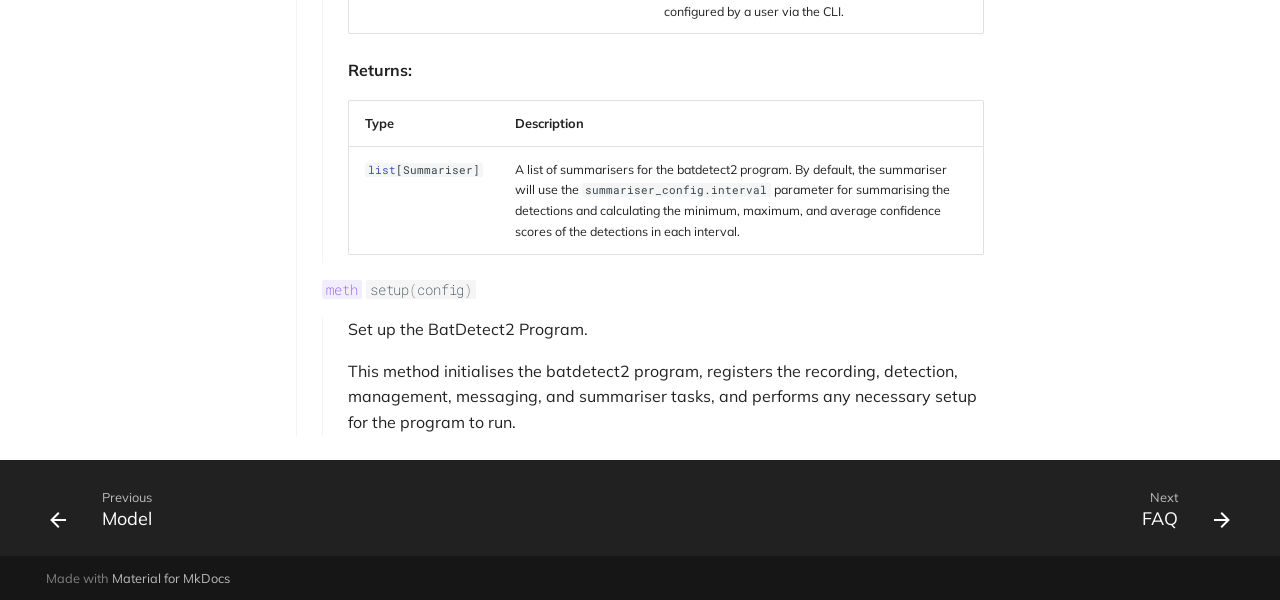
<file: reference/program/index.html>
<!doctype html>
<html lang="en" class="no-js">
  <head>
    
      <meta charset="utf-8">
      <meta name="viewport" content="width=device-width,initial-scale=1">
      
      
      
        <link rel="canonical" href="https://acoupi.github.io/acoupi-batdetect2/reference/program/">
      
      
        <link rel="prev" href="../model/">
      
      
        <link rel="next" href="../../faq/">
      
      
      <link rel="icon" href="../../assets/favicon.svg">
      <meta name="generator" content="mkdocs-1.6.1, mkdocs-material-9.5.42">
    
    
      
        <title>Program - acoupi-batdetect2</title>
      
    
    
      <link rel="stylesheet" href="../../assets/stylesheets/main.0253249f.min.css">
      
        
        <link rel="stylesheet" href="../../assets/stylesheets/palette.06af60db.min.css">
      
      


    
    
      
    
    
      
        
        
        <link rel="preconnect" href="https://fonts.gstatic.com" crossorigin>
        <link rel="stylesheet" href="https://fonts.googleapis.com/css?family=Mulish:300,300i,400,400i,700,700i%7CRoboto+Mono:400,400i,700,700i&display=fallback">
        <style>:root{--md-text-font:"Mulish";--md-code-font:"Roboto Mono"}</style>
      
    
    
      <link rel="stylesheet" href="../../assets/_mkdocstrings.css">
    
      <link rel="stylesheet" href="../../css/style.css">
    
    <script>__md_scope=new URL("../..",location),__md_hash=e=>[...e].reduce(((e,_)=>(e<<5)-e+_.charCodeAt(0)),0),__md_get=(e,_=localStorage,t=__md_scope)=>JSON.parse(_.getItem(t.pathname+"."+e)),__md_set=(e,_,t=localStorage,a=__md_scope)=>{try{t.setItem(a.pathname+"."+e,JSON.stringify(_))}catch(e){}}</script>
    
      

    
    
    
  </head>
  
  
    
    
      
    
    
    
    
    <body dir="ltr" data-md-color-scheme="default" data-md-color-primary="indigo" data-md-color-accent="indigo">
  
    
    <input class="md-toggle" data-md-toggle="drawer" type="checkbox" id="__drawer" autocomplete="off">
    <input class="md-toggle" data-md-toggle="search" type="checkbox" id="__search" autocomplete="off">
    <label class="md-overlay" for="__drawer"></label>
    <div data-md-component="skip">
      
        
        <a href="#program" class="md-skip">
          Skip to content
        </a>
      
    </div>
    <div data-md-component="announce">
      
    </div>
    
    
      

  

<header class="md-header md-header--shadow" data-md-component="header">
  <nav class="md-header__inner md-grid" aria-label="Header">
    <a href="../.." title="acoupi-batdetect2" class="md-header__button md-logo" aria-label="acoupi-batdetect2" data-md-component="logo">
      
  
  <svg xmlns="http://www.w3.org/2000/svg" viewBox="0 0 24 24"><path d="M12 8a3 3 0 0 0 3-3 3 3 0 0 0-3-3 3 3 0 0 0-3 3 3 3 0 0 0 3 3m0 3.54C9.64 9.35 6.5 8 3 8v11c3.5 0 6.64 1.35 9 3.54 2.36-2.19 5.5-3.54 9-3.54V8c-3.5 0-6.64 1.35-9 3.54"/></svg>

    </a>
    <label class="md-header__button md-icon" for="__drawer">
      
      <svg xmlns="http://www.w3.org/2000/svg" viewBox="0 0 24 24"><path d="M3 6h18v2H3zm0 5h18v2H3zm0 5h18v2H3z"/></svg>
    </label>
    <div class="md-header__title" data-md-component="header-title">
      <div class="md-header__ellipsis">
        <div class="md-header__topic">
          <span class="md-ellipsis">
            acoupi-batdetect2
          </span>
        </div>
        <div class="md-header__topic" data-md-component="header-topic">
          <span class="md-ellipsis">
            
              Program
            
          </span>
        </div>
      </div>
    </div>
    
      
        <form class="md-header__option" data-md-component="palette">
  
    
    
    
    <input class="md-option" data-md-color-media="" data-md-color-scheme="default" data-md-color-primary="indigo" data-md-color-accent="indigo"  aria-label="Switch to dark mode"  type="radio" name="__palette" id="__palette_0">
    
      <label class="md-header__button md-icon" title="Switch to dark mode" for="__palette_1" hidden>
        <svg xmlns="http://www.w3.org/2000/svg" viewBox="0 0 24 24"><path d="M12 8a4 4 0 0 0-4 4 4 4 0 0 0 4 4 4 4 0 0 0 4-4 4 4 0 0 0-4-4m0 10a6 6 0 0 1-6-6 6 6 0 0 1 6-6 6 6 0 0 1 6 6 6 6 0 0 1-6 6m8-9.31V4h-4.69L12 .69 8.69 4H4v4.69L.69 12 4 15.31V20h4.69L12 23.31 15.31 20H20v-4.69L23.31 12z"/></svg>
      </label>
    
  
    
    
    
    <input class="md-option" data-md-color-media="" data-md-color-scheme="slate" data-md-color-primary="indigo" data-md-color-accent="indigo"  aria-label="Switch to light mode"  type="radio" name="__palette" id="__palette_1">
    
      <label class="md-header__button md-icon" title="Switch to light mode" for="__palette_0" hidden>
        <svg xmlns="http://www.w3.org/2000/svg" viewBox="0 0 24 24"><path d="M12 18c-.89 0-1.74-.2-2.5-.55C11.56 16.5 13 14.42 13 12s-1.44-4.5-3.5-5.45C10.26 6.2 11.11 6 12 6a6 6 0 0 1 6 6 6 6 0 0 1-6 6m8-9.31V4h-4.69L12 .69 8.69 4H4v4.69L.69 12 4 15.31V20h4.69L12 23.31 15.31 20H20v-4.69L23.31 12z"/></svg>
      </label>
    
  
</form>
      
    
    
      <script>var palette=__md_get("__palette");if(palette&&palette.color){if("(prefers-color-scheme)"===palette.color.media){var media=matchMedia("(prefers-color-scheme: light)"),input=document.querySelector(media.matches?"[data-md-color-media='(prefers-color-scheme: light)']":"[data-md-color-media='(prefers-color-scheme: dark)']");palette.color.media=input.getAttribute("data-md-color-media"),palette.color.scheme=input.getAttribute("data-md-color-scheme"),palette.color.primary=input.getAttribute("data-md-color-primary"),palette.color.accent=input.getAttribute("data-md-color-accent")}for(var[key,value]of Object.entries(palette.color))document.body.setAttribute("data-md-color-"+key,value)}</script>
    
    
    
      <label class="md-header__button md-icon" for="__search">
        
        <svg xmlns="http://www.w3.org/2000/svg" viewBox="0 0 24 24"><path d="M9.5 3A6.5 6.5 0 0 1 16 9.5c0 1.61-.59 3.09-1.56 4.23l.27.27h.79l5 5-1.5 1.5-5-5v-.79l-.27-.27A6.52 6.52 0 0 1 9.5 16 6.5 6.5 0 0 1 3 9.5 6.5 6.5 0 0 1 9.5 3m0 2C7 5 5 7 5 9.5S7 14 9.5 14 14 12 14 9.5 12 5 9.5 5"/></svg>
      </label>
      <div class="md-search" data-md-component="search" role="dialog">
  <label class="md-search__overlay" for="__search"></label>
  <div class="md-search__inner" role="search">
    <form class="md-search__form" name="search">
      <input type="text" class="md-search__input" name="query" aria-label="Search" placeholder="Search" autocapitalize="off" autocorrect="off" autocomplete="off" spellcheck="false" data-md-component="search-query" required>
      <label class="md-search__icon md-icon" for="__search">
        
        <svg xmlns="http://www.w3.org/2000/svg" viewBox="0 0 24 24"><path d="M9.5 3A6.5 6.5 0 0 1 16 9.5c0 1.61-.59 3.09-1.56 4.23l.27.27h.79l5 5-1.5 1.5-5-5v-.79l-.27-.27A6.52 6.52 0 0 1 9.5 16 6.5 6.5 0 0 1 3 9.5 6.5 6.5 0 0 1 9.5 3m0 2C7 5 5 7 5 9.5S7 14 9.5 14 14 12 14 9.5 12 5 9.5 5"/></svg>
        
        <svg xmlns="http://www.w3.org/2000/svg" viewBox="0 0 24 24"><path d="M20 11v2H8l5.5 5.5-1.42 1.42L4.16 12l7.92-7.92L13.5 5.5 8 11z"/></svg>
      </label>
      <nav class="md-search__options" aria-label="Search">
        
        <button type="reset" class="md-search__icon md-icon" title="Clear" aria-label="Clear" tabindex="-1">
          
          <svg xmlns="http://www.w3.org/2000/svg" viewBox="0 0 24 24"><path d="M19 6.41 17.59 5 12 10.59 6.41 5 5 6.41 10.59 12 5 17.59 6.41 19 12 13.41 17.59 19 19 17.59 13.41 12z"/></svg>
        </button>
      </nav>
      
    </form>
    <div class="md-search__output">
      <div class="md-search__scrollwrap" tabindex="0" data-md-scrollfix>
        <div class="md-search-result" data-md-component="search-result">
          <div class="md-search-result__meta">
            Initializing search
          </div>
          <ol class="md-search-result__list" role="presentation"></ol>
        </div>
      </div>
    </div>
  </div>
</div>
    
    
  </nav>
  
</header>
    
    <div class="md-container" data-md-component="container">
      
      
        
          
        
      
      <main class="md-main" data-md-component="main">
        <div class="md-main__inner md-grid">
          
            
              
              <div class="md-sidebar md-sidebar--primary" data-md-component="sidebar" data-md-type="navigation" >
                <div class="md-sidebar__scrollwrap">
                  <div class="md-sidebar__inner">
                    



<nav class="md-nav md-nav--primary" aria-label="Navigation" data-md-level="0">
  <label class="md-nav__title" for="__drawer">
    <a href="../.." title="acoupi-batdetect2" class="md-nav__button md-logo" aria-label="acoupi-batdetect2" data-md-component="logo">
      
  
  <svg xmlns="http://www.w3.org/2000/svg" viewBox="0 0 24 24"><path d="M12 8a3 3 0 0 0 3-3 3 3 0 0 0-3-3 3 3 0 0 0-3 3 3 3 0 0 0 3 3m0 3.54C9.64 9.35 6.5 8 3 8v11c3.5 0 6.64 1.35 9 3.54 2.36-2.19 5.5-3.54 9-3.54V8c-3.5 0-6.64 1.35-9 3.54"/></svg>

    </a>
    acoupi-batdetect2
  </label>
  
  <ul class="md-nav__list" data-md-scrollfix>
    
      
      
  
  
  
  
    <li class="md-nav__item">
      <a href="../.." class="md-nav__link">
        
  
  <span class="md-ellipsis">
    Home
  </span>
  

      </a>
    </li>
  

    
      
      
  
  
  
  
    
    
      
        
          
        
      
        
      
        
      
        
      
    
    
      
        
        
      
    
    
    <li class="md-nav__item md-nav__item--section md-nav__item--nested">
      
        
        
        <input class="md-nav__toggle md-toggle " type="checkbox" id="__nav_2" >
        
          
          
          <div class="md-nav__link md-nav__container">
            <a href="../../tutorials/" class="md-nav__link ">
              
  
  <span class="md-ellipsis">
    Tutorials
  </span>
  

            </a>
            
              
              <label class="md-nav__link " for="__nav_2" id="__nav_2_label" tabindex="">
                <span class="md-nav__icon md-icon"></span>
              </label>
            
          </div>
        
        <nav class="md-nav" data-md-level="1" aria-labelledby="__nav_2_label" aria-expanded="false">
          <label class="md-nav__title" for="__nav_2">
            <span class="md-nav__icon md-icon"></span>
            Tutorials
          </label>
          <ul class="md-nav__list" data-md-scrollfix>
            
              
            
              
                
  
  
  
  
    <li class="md-nav__item">
      <a href="../../tutorials/installation/" class="md-nav__link">
        
  
  <span class="md-ellipsis">
    Installation
  </span>
  

      </a>
    </li>
  

              
            
              
                
  
  
  
  
    <li class="md-nav__item">
      <a href="../../tutorials/configuration/" class="md-nav__link">
        
  
  <span class="md-ellipsis">
    Configuration
  </span>
  

      </a>
    </li>
  

              
            
              
                
  
  
  
  
    <li class="md-nav__item">
      <a href="../../tutorials/deployment/" class="md-nav__link">
        
  
  <span class="md-ellipsis">
    Deployment
  </span>
  

      </a>
    </li>
  

              
            
          </ul>
        </nav>
      
    </li>
  

    
      
      
  
  
  
  
    
    
      
        
          
        
      
        
      
    
    
      
        
        
      
    
    
    <li class="md-nav__item md-nav__item--section md-nav__item--nested">
      
        
        
        <input class="md-nav__toggle md-toggle " type="checkbox" id="__nav_3" >
        
          
          
          <div class="md-nav__link md-nav__container">
            <a href="../../explanation/" class="md-nav__link ">
              
  
  <span class="md-ellipsis">
    Explanation
  </span>
  

            </a>
            
              
              <label class="md-nav__link " for="__nav_3" id="__nav_3_label" tabindex="">
                <span class="md-nav__icon md-icon"></span>
              </label>
            
          </div>
        
        <nav class="md-nav" data-md-level="1" aria-labelledby="__nav_3_label" aria-expanded="false">
          <label class="md-nav__title" for="__nav_3">
            <span class="md-nav__icon md-icon"></span>
            Explanation
          </label>
          <ul class="md-nav__list" data-md-scrollfix>
            
              
            
              
                
  
  
  
  
    <li class="md-nav__item">
      <a href="../../explanation/batdetect2_program/" class="md-nav__link">
        
  
  <span class="md-ellipsis">
    Batdetect2 Program
  </span>
  

      </a>
    </li>
  

              
            
          </ul>
        </nav>
      
    </li>
  

    
      
      
  
  
    
  
  
  
    
    
      
        
          
        
      
        
      
        
      
        
      
    
    
      
        
        
      
    
    
    <li class="md-nav__item md-nav__item--active md-nav__item--section md-nav__item--nested">
      
        
        
        <input class="md-nav__toggle md-toggle " type="checkbox" id="__nav_4" checked>
        
          
          
          <div class="md-nav__link md-nav__container">
            <a href="../" class="md-nav__link ">
              
  
  <span class="md-ellipsis">
    Reference
  </span>
  

            </a>
            
              
              <label class="md-nav__link " for="__nav_4" id="__nav_4_label" tabindex="">
                <span class="md-nav__icon md-icon"></span>
              </label>
            
          </div>
        
        <nav class="md-nav" data-md-level="1" aria-labelledby="__nav_4_label" aria-expanded="true">
          <label class="md-nav__title" for="__nav_4">
            <span class="md-nav__icon md-icon"></span>
            Reference
          </label>
          <ul class="md-nav__list" data-md-scrollfix>
            
              
            
              
                
  
  
  
  
    <li class="md-nav__item">
      <a href="../configuration/" class="md-nav__link">
        
  
  <span class="md-ellipsis">
    Configuration
  </span>
  

      </a>
    </li>
  

              
            
              
                
  
  
  
  
    <li class="md-nav__item">
      <a href="../model/" class="md-nav__link">
        
  
  <span class="md-ellipsis">
    Model
  </span>
  

      </a>
    </li>
  

              
            
              
                
  
  
    
  
  
  
    <li class="md-nav__item md-nav__item--active">
      
      <input class="md-nav__toggle md-toggle" type="checkbox" id="__toc">
      
      
        
      
      
        <label class="md-nav__link md-nav__link--active" for="__toc">
          
  
  <span class="md-ellipsis">
    Program
  </span>
  

          <span class="md-nav__icon md-icon"></span>
        </label>
      
      <a href="./" class="md-nav__link md-nav__link--active">
        
  
  <span class="md-ellipsis">
    Program
  </span>
  

      </a>
      
        

<nav class="md-nav md-nav--secondary" aria-label="Table of contents">
  
  
  
    
  
  
    <label class="md-nav__title" for="__toc">
      <span class="md-nav__icon md-icon"></span>
      Table of contents
    </label>
    <ul class="md-nav__list" data-md-component="toc" data-md-scrollfix>
      
        <li class="md-nav__item">
  <a href="#pre-built_program" class="md-nav__link">
    <span class="md-ellipsis">
      Pre-Built Program
    </span>
  </a>
  
</li>
      
        <li class="md-nav__item">
  <a href="#acoupi_batdetect2.program" class="md-nav__link">
    <span class="md-ellipsis">
      <code class="doc-symbol doc-symbol-toc doc-symbol-module"></code>&nbsp;program
    </span>
  </a>
  
    <nav class="md-nav" aria-label=" program">
      <ul class="md-nav__list">
        
          <li class="md-nav__item">
  <a href="#acoupi_batdetect2.program--batdetect2_program" class="md-nav__link">
    <span class="md-ellipsis">
      Batdetect2 Program.
    </span>
  </a>
  
</li>
        
          <li class="md-nav__item">
  <a href="#acoupi_batdetect2.program-classes" class="md-nav__link">
    <span class="md-ellipsis">
      Classes
    </span>
  </a>
  
    <nav class="md-nav" aria-label="Classes">
      <ul class="md-nav__list">
        
          <li class="md-nav__item">
  <a href="#acoupi_batdetect2.program.BatDetect2_Program" class="md-nav__link">
    <span class="md-ellipsis">
      <code class="doc-symbol doc-symbol-toc doc-symbol-class"></code>&nbsp;BatDetect2_Program
    </span>
  </a>
  
</li>
        
      </ul>
    </nav>
  
</li>
        
      </ul>
    </nav>
  
</li>
      
    </ul>
  
</nav>
      
    </li>
  

              
            
          </ul>
        </nav>
      
    </li>
  

    
      
      
  
  
  
  
    <li class="md-nav__item">
      <a href="../../faq/" class="md-nav__link">
        
  
  <span class="md-ellipsis">
    FAQ
  </span>
  

      </a>
    </li>
  

    
  </ul>
</nav>
                  </div>
                </div>
              </div>
            
            
              
              <div class="md-sidebar md-sidebar--secondary" data-md-component="sidebar" data-md-type="toc" >
                <div class="md-sidebar__scrollwrap">
                  <div class="md-sidebar__inner">
                    

<nav class="md-nav md-nav--secondary" aria-label="Table of contents">
  
  
  
    
  
  
    <label class="md-nav__title" for="__toc">
      <span class="md-nav__icon md-icon"></span>
      Table of contents
    </label>
    <ul class="md-nav__list" data-md-component="toc" data-md-scrollfix>
      
        <li class="md-nav__item">
  <a href="#pre-built_program" class="md-nav__link">
    <span class="md-ellipsis">
      Pre-Built Program
    </span>
  </a>
  
</li>
      
        <li class="md-nav__item">
  <a href="#acoupi_batdetect2.program" class="md-nav__link">
    <span class="md-ellipsis">
      <code class="doc-symbol doc-symbol-toc doc-symbol-module"></code>&nbsp;program
    </span>
  </a>
  
    <nav class="md-nav" aria-label=" program">
      <ul class="md-nav__list">
        
          <li class="md-nav__item">
  <a href="#acoupi_batdetect2.program--batdetect2_program" class="md-nav__link">
    <span class="md-ellipsis">
      Batdetect2 Program.
    </span>
  </a>
  
</li>
        
          <li class="md-nav__item">
  <a href="#acoupi_batdetect2.program-classes" class="md-nav__link">
    <span class="md-ellipsis">
      Classes
    </span>
  </a>
  
    <nav class="md-nav" aria-label="Classes">
      <ul class="md-nav__list">
        
          <li class="md-nav__item">
  <a href="#acoupi_batdetect2.program.BatDetect2_Program" class="md-nav__link">
    <span class="md-ellipsis">
      <code class="doc-symbol doc-symbol-toc doc-symbol-class"></code>&nbsp;BatDetect2_Program
    </span>
  </a>
  
</li>
        
      </ul>
    </nav>
  
</li>
        
      </ul>
    </nav>
  
</li>
      
    </ul>
  
</nav>
                  </div>
                </div>
              </div>
            
          
          
            <div class="md-content" data-md-component="content">
              <article class="md-content__inner md-typeset">
                
                  


<div><h1 id="program">Program<a class="headerlink" href="#program" title="Permanent link">#</a></h1>
<h2 id="pre-built_program">Pre-Built Program<a class="headerlink" href="#pre-built_program" title="Permanent link">#</a></h2>


<div class="doc doc-object doc-module">



<h2 id="acoupi_batdetect2.program" class="doc doc-heading">
<code class="doc-symbol doc-symbol-heading doc-symbol-module"></code>            <code>acoupi_batdetect2.program</code>


<a href="#acoupi_batdetect2.program" class="headerlink" title="Permanent link">#</a></h2>

    <div class="doc doc-contents first">

        <h3 id="acoupi_batdetect2.program--batdetect2_program">Batdetect2 Program.<a class="headerlink" href="#acoupi_batdetect2.program--batdetect2_program" title="Permanent link">#</a></h3>
<p>This module builds the BatDetect2 Program to record, detect and classify, as well as
manage and send messages of UK bat calls. The program extends the <code>DetectionProgram</code>
and <code>MessagingProgram</code> from the <em>acoupi</em> package by adding the BatDetect2 model
and integrating users' custom configuration schema.</p>
<h5 id="acoupi_batdetect2.program--key_elements">Key Elements:<a class="headerlink" href="#acoupi_batdetect2.program--key_elements" title="Permanent link">#</a></h5>
<ul>
<li><strong>BatDetect2_ConfigSchema</strong>: Defines the configuration for the BatDetect2
program, including the audio recording, model setup, file management, messaging,
and summariser settings.</li>
</ul>
<h5 id="acoupi_batdetect2.program--program_tasks">Program Tasks:<a class="headerlink" href="#acoupi_batdetect2.program--program_tasks" title="Permanent link">#</a></h5>
<ul>
<li><strong>recording_task</strong>: Records audio from a microphone and saves the audio files
in a temporary directory until they have been processed by the <code>detection</code>
and <code>management</code> tasks. Based on the <code>SavingFilters</code> configuration, recordings
will either saved or deleted.</li>
<li><strong>detection_task</strong>: Runs the BatDetect2 model on the audio recordings, processes
the detections, and can use a custom <code>ModelOutputCleaner</code> to filter out unwanted
detections (e.g., low-confidence results). The filtered detections are saved in
a <code>metadata.db</code> file.</li>
<li><strong>management_task</strong>: Performs periodically file management operations,
such as moving recording to permanent storage, or deleting unnecessary ones.</li>
<li><strong>messaging_task</strong>: Send messages stored in the message store using a
configured protocol (HTTP or MQTT).</li>
<li><strong>summary_task</strong>: Periodically creates summaries of the detections.</li>
</ul>
<h5 id="acoupi_batdetect2.program--customisation_options">Customisation Options:<a class="headerlink" href="#acoupi_batdetect2.program--customisation_options" title="Permanent link">#</a></h5>
<ul>
<li>
<p><strong>ModelConfig</strong>: Set the <code>detection_threshold</code> to clean out the output of the
BatDetect2 model. Detections with a confidence score below this threshold
will be excluded from the store and from the message content.</p>
</li>
<li>
<p><strong>SaveRecordingManager</strong>: Define where recordings are stored, the naming format, and
the minimum confidence score for saving recordings. Recordings with confidence
scores below the <code>saving_threshold</code> will not be saved. The <code>saving_threshold</code>
can be set lower than the <code>detection_threshold</code> to save recordings with uncertain
detections. Recordings with detections above the <code>detection_threshold</code> will be
saved in the <code>true_dir</code> directory, while recordings with detections below
the <code>detection_threshold</code> but above the <code>saving_threshold</code> will be saved in
the <code>false_dir</code> directory.</p>
</li>
<li>
<p><strong>SaveRecordingFilter</strong>: Define additional saving filters for saving recordings.</p>
<ol>
<li>A timeinterval interval fitler that saves recordings whthin a specific time
 window, set by the <code>starttime</code> and <code>endtime</code> parameters.</li>
<li>A frequency filter that saves recordings for a specific duration
 (in minutes) at defined interval (in minutes), set by the <code>frequency_duration</code>
 and <code>frequency_interval</code> parameters.</li>
<li>A before dawn/dusk filter to save recording for a defined duration
 (in minutes) before dawn and dusk, set by the <code>before_dawndusk_duration</code>.</li>
<li>An after dawn/dusk filter to save recording for a defined duration
 (in minutes) after dawn and dusk, set by the <code>after_dawndusk_duration</code>.</li>
<li>A saving threshold filter to save recording with detection above a specific 
treshold, set by the <code>saving_filter</code> parameter. </li>
</ol>
</li>
<li>
<p><strong>SummariserConfig</strong>: Define the interval for summarising detections.
By default, the summariser calculates the minimum, maximum, and average
confidence scores of the total number of detections for each time interval.
If the <code>low_band_threshold</code>, <code>mid_band_threshold</code>, and <code>high_band_threshold</code> are
set to values greater than 0.0, it also summarises the number of detections in
each band (low, mid, high).</p>
</li>
</ul>







<p><span class="doc-section-title">Classes:</span></p>
    <table>
      <thead>
        <tr>
          <th>Name</th>
          <th>Description</th>
        </tr>
      </thead>
      <tbody>
          <tr class="doc-section-item">
            <td><code><a class="autorefs autorefs-internal" title="acoupi_batdetect2.program.BatDetect2_Program" href="#acoupi_batdetect2.program.BatDetect2_Program">BatDetect2_Program</a></code></td>
            <td>
              <div class="doc-md-description">
                <p>BatDetect2 Program Configuration.</p>
              </div>
            </td>
          </tr>
      </tbody>
    </table>







  <div class="doc doc-children">






<h3 id="acoupi_batdetect2.program-classes">Classes<a href="#acoupi_batdetect2.program-classes" class="headerlink" title="Permanent link">#</a></h3>

<div class="doc doc-object doc-class">



<h4 id="acoupi_batdetect2.program.BatDetect2_Program" class="doc doc-heading">
<code class="doc-symbol doc-symbol-heading doc-symbol-class"></code>            <code>BatDetect2_Program</code>


<a href="#acoupi_batdetect2.program.BatDetect2_Program" class="headerlink" title="Permanent link">#</a></h4>


    <div class="doc doc-contents ">
            <p class="doc doc-class-bases">
              Bases: <code><span title="acoupi.programs.templates.DetectionProgram">DetectionProgram</span>[<a class="autorefs autorefs-internal" title="acoupi_batdetect2.configuration.BatDetect2_ConfigSchema" href="../configuration/#acoupi_batdetect2.configuration.BatDetect2_ConfigSchema">BatDetect2_ConfigSchema</a>]</code></p>


        <p>BatDetect2 Program Configuration.</p>









<p><span class="doc-section-title">Methods:</span></p>
    <table>
      <thead>
        <tr>
          <th>Name</th>
          <th>Description</th>
        </tr>
      </thead>
      <tbody>
            <tr class="doc-section-item">
              <td><code><a class="autorefs autorefs-internal" title="acoupi_batdetect2.program.BatDetect2_Program.configure_model" href="#acoupi_batdetect2.program.BatDetect2_Program.configure_model">configure_model</a></code></td>
              <td>
                <div class="doc-md-description">
                  <p>Configure the BatDetect2 model.</p>
                </div>
              </td>
            </tr>
            <tr class="doc-section-item">
              <td><code><a class="autorefs autorefs-internal" title="acoupi_batdetect2.program.BatDetect2_Program.get_file_managers" href="#acoupi_batdetect2.program.BatDetect2_Program.get_file_managers">get_file_managers</a></code></td>
              <td>
                <div class="doc-md-description">
                  <p>Get the file managers for the BatDetect2 Program.</p>
                </div>
              </td>
            </tr>
            <tr class="doc-section-item">
              <td><code><a class="autorefs autorefs-internal" title="acoupi_batdetect2.program.BatDetect2_Program.get_message_factories" href="#acoupi_batdetect2.program.BatDetect2_Program.get_message_factories">get_message_factories</a></code></td>
              <td>
                <div class="doc-md-description">
                  <p>Get the message factories for the BatDetect2 Program.</p>
                </div>
              </td>
            </tr>
            <tr class="doc-section-item">
              <td><code><a class="autorefs autorefs-internal" title="acoupi_batdetect2.program.BatDetect2_Program.get_recording_filters" href="#acoupi_batdetect2.program.BatDetect2_Program.get_recording_filters">get_recording_filters</a></code></td>
              <td>
                <div class="doc-md-description">
                  <p>Get the recording filters for the BatDetect2 Program.</p>
                </div>
              </td>
            </tr>
            <tr class="doc-section-item">
              <td><code><a class="autorefs autorefs-internal" title="acoupi_batdetect2.program.BatDetect2_Program.get_summarisers" href="#acoupi_batdetect2.program.BatDetect2_Program.get_summarisers">get_summarisers</a></code></td>
              <td>
                <div class="doc-md-description">
                  <p>Get the summarisers for the BatDetect2 Program.</p>
                </div>
              </td>
            </tr>
            <tr class="doc-section-item">
              <td><code><a class="autorefs autorefs-internal" title="acoupi_batdetect2.program.BatDetect2_Program.setup" href="#acoupi_batdetect2.program.BatDetect2_Program.setup">setup</a></code></td>
              <td>
                <div class="doc-md-description">
                  <p>Set up the BatDetect2 Program.</p>
                </div>
              </td>
            </tr>
      </tbody>
    </table>




<p><span class="doc-section-title">Attributes:</span></p>
    <table>
      <thead>
        <tr>
          <th>Name</th>
          <th>Type</th>
          <th>Description</th>
        </tr>
      </thead>
      <tbody>
          <tr class="doc-section-item">
            <td><code><a class="autorefs autorefs-internal" title="acoupi_batdetect2.program.BatDetect2_Program.config_schema" href="#acoupi_batdetect2.program.BatDetect2_Program.config_schema">config_schema</a></code></td>
            <td>
            </td>
            <td>
              <div class="doc-md-description">
                
              </div>
            </td>
          </tr>
      </tbody>
    </table>




  <div class="doc doc-children">





<h5 id="acoupi_batdetect2.program.BatDetect2_Program-attributes">Attributes<a href="#acoupi_batdetect2.program.BatDetect2_Program-attributes" class="headerlink" title="Permanent link">#</a></h5>

<div class="doc doc-object doc-attribute">



<h6 id="acoupi_batdetect2.program.BatDetect2_Program.config_schema" class="doc doc-heading">
<code class="doc-symbol doc-symbol-heading doc-symbol-attribute"></code>            <code class="highlight language-python"><span class="n">config_schema</span> <span class="o">=</span> <span class="n">BatDetect2_ConfigSchema</span></code>

  <span class="doc doc-labels">
      <small class="doc doc-label doc-label-class-attribute"><code>class-attribute</code></small>
      <small class="doc doc-label doc-label-instance-attribute"><code>instance-attribute</code></small>
  </span>

<a href="#acoupi_batdetect2.program.BatDetect2_Program.config_schema" class="headerlink" title="Permanent link">#</a></h6>


    <div class="doc doc-contents ">
    </div>

</div>

<h5 id="acoupi_batdetect2.program.BatDetect2_Program-functions">Functions<a href="#acoupi_batdetect2.program.BatDetect2_Program-functions" class="headerlink" title="Permanent link">#</a></h5>

<div class="doc doc-object doc-function">


<h6 id="acoupi_batdetect2.program.BatDetect2_Program.configure_model" class="doc doc-heading">
<code class="doc-symbol doc-symbol-heading doc-symbol-method"></code>            <code class="highlight language-python"><span class="n">configure_model</span><span class="p">(</span><span class="n">config</span><span class="p">)</span></code>

<a href="#acoupi_batdetect2.program.BatDetect2_Program.configure_model" class="headerlink" title="Permanent link">#</a></h6>


    <div class="doc doc-contents ">

        <p>Configure the BatDetect2 model.</p>


    <p><span class="doc-section-title">Returns:</span></p>
    <table>
      <thead>
        <tr>
          <th>Type</th>
          <th>Description</th>
        </tr>
      </thead>
      <tbody>
          <tr class="doc-section-item">
            <td>
                  <code><a class="autorefs autorefs-internal" title="acoupi_batdetect2.model.BatDetect2" href="../model/#acoupi_batdetect2.model.BatDetect2">BatDetect2</a></code>
            </td>
            <td>
              <div class="doc-md-description">
                <p>The BatDetect2 model instance.</p>
              </div>
            </td>
          </tr>
      </tbody>
    </table>

    </div>

</div>

<div class="doc doc-object doc-function">


<h6 id="acoupi_batdetect2.program.BatDetect2_Program.get_file_managers" class="doc doc-heading">
<code class="doc-symbol doc-symbol-heading doc-symbol-method"></code>            <code class="highlight language-python"><span class="n">get_file_managers</span><span class="p">(</span><span class="n">config</span><span class="p">)</span></code>

<a href="#acoupi_batdetect2.program.BatDetect2_Program.get_file_managers" class="headerlink" title="Permanent link">#</a></h6>


    <div class="doc doc-contents ">

        <p>Get the file managers for the BatDetect2 Program.</p>


<p><span class="doc-section-title">Parameters:</span></p>
    <table>
      <thead>
        <tr>
          <th>Name</th>
          <th>Type</th>
          <th>Description</th>
          <th>Default</th>
        </tr>
      </thead>
      <tbody>
          <tr class="doc-section-item">
            <td>
                <code>config</code>
            </td>
            <td>
                  <code><a class="autorefs autorefs-internal" title="acoupi_batdetect2.configuration.BatDetect2_ConfigSchema" href="../configuration/#acoupi_batdetect2.configuration.BatDetect2_ConfigSchema">BatDetect2_ConfigSchema</a></code>
            </td>
            <td>
              <div class="doc-md-description">
                <p>The configuration schema for the <em>acoupi_batdetect2</em> program defined in
the configuration.py file and configured by a user via the CLI.</p>
              </div>
            </td>
            <td>
                <em>required</em>
            </td>
          </tr>
      </tbody>
    </table>


    <p><span class="doc-section-title">Returns:</span></p>
    <table>
      <thead>
        <tr>
          <th>Type</th>
          <th>Description</th>
        </tr>
      </thead>
      <tbody>
          <tr class="doc-section-item">
            <td>
                  <code><a class="autorefs autorefs-external" href="https://docs.python.org/3.11/library/stdtypes.html#list">list</a>[<span title="acoupi.components.types.RecordingSavingManager">RecordingSavingManager</span>]</code>
            </td>
            <td>
              <div class="doc-md-description">
                <p>A list of file managers for the batdetect2 program.</p>
              </div>
            </td>
          </tr>
      </tbody>
    </table>

    </div>

</div>

<div class="doc doc-object doc-function">


<h6 id="acoupi_batdetect2.program.BatDetect2_Program.get_message_factories" class="doc doc-heading">
<code class="doc-symbol doc-symbol-heading doc-symbol-method"></code>            <code class="highlight language-python"><span class="n">get_message_factories</span><span class="p">(</span><span class="n">config</span><span class="p">)</span></code>

<a href="#acoupi_batdetect2.program.BatDetect2_Program.get_message_factories" class="headerlink" title="Permanent link">#</a></h6>


    <div class="doc doc-contents ">

        <p>Get the message factories for the BatDetect2 Program.</p>


<p><span class="doc-section-title">Parameters:</span></p>
    <table>
      <thead>
        <tr>
          <th>Name</th>
          <th>Type</th>
          <th>Description</th>
          <th>Default</th>
        </tr>
      </thead>
      <tbody>
          <tr class="doc-section-item">
            <td>
                <code>config</code>
            </td>
            <td>
                  <code><a class="autorefs autorefs-internal" title="acoupi_batdetect2.configuration.BatDetect2_ConfigSchema" href="../configuration/#acoupi_batdetect2.configuration.BatDetect2_ConfigSchema">BatDetect2_ConfigSchema</a></code>
            </td>
            <td>
              <div class="doc-md-description">
                <p>The configuration schema for the <em>acoupi_batdetect2</em> program defined in
the configuration.py file and configured by a user via the CLI.</p>
              </div>
            </td>
            <td>
                <em>required</em>
            </td>
          </tr>
      </tbody>
    </table>


    <p><span class="doc-section-title">Returns:</span></p>
    <table>
      <thead>
        <tr>
          <th>Type</th>
          <th>Description</th>
        </tr>
      </thead>
      <tbody>
          <tr class="doc-section-item">
            <td>
                  <code><a class="autorefs autorefs-external" href="https://docs.python.org/3.11/library/stdtypes.html#list">list</a>[<span title="acoupi.components.types.MessageBuilder">MessageBuilder</span>]</code>
            </td>
            <td>
              <div class="doc-md-description">
                <p>A list of message factories for the batdetect2 program. By default,
the message factory will use the <code>detection_threshold</code> parameter for
buildling messages.</p>
              </div>
            </td>
          </tr>
      </tbody>
    </table>

    </div>

</div>

<div class="doc doc-object doc-function">


<h6 id="acoupi_batdetect2.program.BatDetect2_Program.get_recording_filters" class="doc doc-heading">
<code class="doc-symbol doc-symbol-heading doc-symbol-method"></code>            <code class="highlight language-python"><span class="n">get_recording_filters</span><span class="p">(</span><span class="n">config</span><span class="p">)</span></code>

<a href="#acoupi_batdetect2.program.BatDetect2_Program.get_recording_filters" class="headerlink" title="Permanent link">#</a></h6>


    <div class="doc doc-contents ">

        <p>Get the recording filters for the BatDetect2 Program.</p>


<p><span class="doc-section-title">Parameters:</span></p>
    <table>
      <thead>
        <tr>
          <th>Name</th>
          <th>Type</th>
          <th>Description</th>
          <th>Default</th>
        </tr>
      </thead>
      <tbody>
          <tr class="doc-section-item">
            <td>
                <code>config</code>
            </td>
            <td>
                  <code><a class="autorefs autorefs-internal" title="acoupi_batdetect2.configuration.BatDetect2_ConfigSchema" href="../configuration/#acoupi_batdetect2.configuration.BatDetect2_ConfigSchema">BatDetect2_ConfigSchema</a></code>
            </td>
            <td>
              <div class="doc-md-description">
                <p>The configuration schema for the <em>acoupi_batdetect2</em> program defined in
the configuration.py file and configured by a user via the CLI.</p>
              </div>
            </td>
            <td>
                <em>required</em>
            </td>
          </tr>
      </tbody>
    </table>


    <p><span class="doc-section-title">Returns:</span></p>
    <table>
      <thead>
        <tr>
          <th>Type</th>
          <th>Description</th>
        </tr>
      </thead>
      <tbody>
          <tr class="doc-section-item">
            <td>
                  <code><a class="autorefs autorefs-external" href="https://docs.python.org/3.11/library/stdtypes.html#list">list</a>[<span title="acoupi.components.types.RecordingSavingFilter">RecordingSavingFilter</span>]</code>
            </td>
            <td>
              <div class="doc-md-description">
                <p>A list of recording filters for the batdetect2 program. If no
saving filters are defined, the method will not save any recordings.</p>
              </div>
            </td>
          </tr>
      </tbody>
    </table>

    </div>

</div>

<div class="doc doc-object doc-function">


<h6 id="acoupi_batdetect2.program.BatDetect2_Program.get_summarisers" class="doc doc-heading">
<code class="doc-symbol doc-symbol-heading doc-symbol-method"></code>            <code class="highlight language-python"><span class="n">get_summarisers</span><span class="p">(</span><span class="n">config</span><span class="p">)</span></code>

<a href="#acoupi_batdetect2.program.BatDetect2_Program.get_summarisers" class="headerlink" title="Permanent link">#</a></h6>


    <div class="doc doc-contents ">

        <p>Get the summarisers for the BatDetect2 Program.</p>


<p><span class="doc-section-title">Parameters:</span></p>
    <table>
      <thead>
        <tr>
          <th>Name</th>
          <th>Type</th>
          <th>Description</th>
          <th>Default</th>
        </tr>
      </thead>
      <tbody>
          <tr class="doc-section-item">
            <td>
                <code>config</code>
            </td>
            <td>
                  <code><a class="autorefs autorefs-internal" title="acoupi_batdetect2.configuration.BatDetect2_ConfigSchema" href="../configuration/#acoupi_batdetect2.configuration.BatDetect2_ConfigSchema">BatDetect2_ConfigSchema</a></code>
            </td>
            <td>
              <div class="doc-md-description">
                <p>The configuration schema for the <em>acoupi_batdetect2</em> program defined in
the configuration.py file and configured by a user via the CLI.</p>
              </div>
            </td>
            <td>
                <em>required</em>
            </td>
          </tr>
      </tbody>
    </table>


    <p><span class="doc-section-title">Returns:</span></p>
    <table>
      <thead>
        <tr>
          <th>Type</th>
          <th>Description</th>
        </tr>
      </thead>
      <tbody>
          <tr class="doc-section-item">
            <td>
                  <code><a class="autorefs autorefs-external" href="https://docs.python.org/3.11/library/stdtypes.html#list">list</a>[<span title="acoupi.components.types.Summariser">Summariser</span>]</code>
            </td>
            <td>
              <div class="doc-md-description">
                <p>A list of summarisers for the batdetect2 program. By default,
the summariser will use the <code>summariser_config.interval</code> parameter for summarising
the detections and calculating the minimum, maximum, and average
confidence scores of the detections in each interval.</p>
              </div>
            </td>
          </tr>
      </tbody>
    </table>

    </div>

</div>

<div class="doc doc-object doc-function">


<h6 id="acoupi_batdetect2.program.BatDetect2_Program.setup" class="doc doc-heading">
<code class="doc-symbol doc-symbol-heading doc-symbol-method"></code>            <code class="highlight language-python"><span class="n">setup</span><span class="p">(</span><span class="n">config</span><span class="p">)</span></code>

<a href="#acoupi_batdetect2.program.BatDetect2_Program.setup" class="headerlink" title="Permanent link">#</a></h6>


    <div class="doc doc-contents ">

        <p>Set up the BatDetect2 Program.</p>
<p>This method initialises the batdetect2 program, registers the
recording, detection, management, messaging, and summariser tasks,
and performs any necessary setup for the program to run.</p>

    </div>

</div>



  </div>

    </div>

</div>




  </div>

    </div>

</div></div>












                
              </article>
            </div>
          
          
<script>var target=document.getElementById(location.hash.slice(1));target&&target.name&&(target.checked=target.name.startsWith("__tabbed_"))</script>
        </div>
        
          <button type="button" class="md-top md-icon" data-md-component="top" hidden>
  
  <svg xmlns="http://www.w3.org/2000/svg" viewBox="0 0 24 24"><path d="M13 20h-2V8l-5.5 5.5-1.42-1.42L12 4.16l7.92 7.92-1.42 1.42L13 8z"/></svg>
  Back to top
</button>
        
      </main>
      
        <footer class="md-footer">
  
    
      
      <nav class="md-footer__inner md-grid" aria-label="Footer" >
        
          
          <a href="../model/" class="md-footer__link md-footer__link--prev" aria-label="Previous: Model">
            <div class="md-footer__button md-icon">
              
              <svg xmlns="http://www.w3.org/2000/svg" viewBox="0 0 24 24"><path d="M20 11v2H8l5.5 5.5-1.42 1.42L4.16 12l7.92-7.92L13.5 5.5 8 11z"/></svg>
            </div>
            <div class="md-footer__title">
              <span class="md-footer__direction">
                Previous
              </span>
              <div class="md-ellipsis">
                Model
              </div>
            </div>
          </a>
        
        
          
          <a href="../../faq/" class="md-footer__link md-footer__link--next" aria-label="Next: FAQ">
            <div class="md-footer__title">
              <span class="md-footer__direction">
                Next
              </span>
              <div class="md-ellipsis">
                FAQ
              </div>
            </div>
            <div class="md-footer__button md-icon">
              
              <svg xmlns="http://www.w3.org/2000/svg" viewBox="0 0 24 24"><path d="M4 11v2h12l-5.5 5.5 1.42 1.42L19.84 12l-7.92-7.92L10.5 5.5 16 11z"/></svg>
            </div>
          </a>
        
      </nav>
    
  
  <div class="md-footer-meta md-typeset">
    <div class="md-footer-meta__inner md-grid">
      <div class="md-copyright">
  
  
    Made with
    <a href="https://squidfunk.github.io/mkdocs-material/" target="_blank" rel="noopener">
      Material for MkDocs
    </a>
  
</div>
      
    </div>
  </div>
</footer>
      
    </div>
    <div class="md-dialog" data-md-component="dialog">
      <div class="md-dialog__inner md-typeset"></div>
    </div>
    
    
    <script id="__config" type="application/json">{"base": "../..", "features": ["content.code.copy", "navigation.tracking", "navigation.indexes", "navigation.sections", "navigation.top", "navigation.footer", "toc.follow"], "search": "../../assets/javascripts/workers/search.6ce7567c.min.js", "translations": {"clipboard.copied": "Copied to clipboard", "clipboard.copy": "Copy to clipboard", "search.result.more.one": "1 more on this page", "search.result.more.other": "# more on this page", "search.result.none": "No matching documents", "search.result.one": "1 matching document", "search.result.other": "# matching documents", "search.result.placeholder": "Type to start searching", "search.result.term.missing": "Missing", "select.version": "Select version"}}</script>
    
    
      <script src="../../assets/javascripts/bundle.83f73b43.min.js"></script>
      
    
  </body>
</html>
</file>
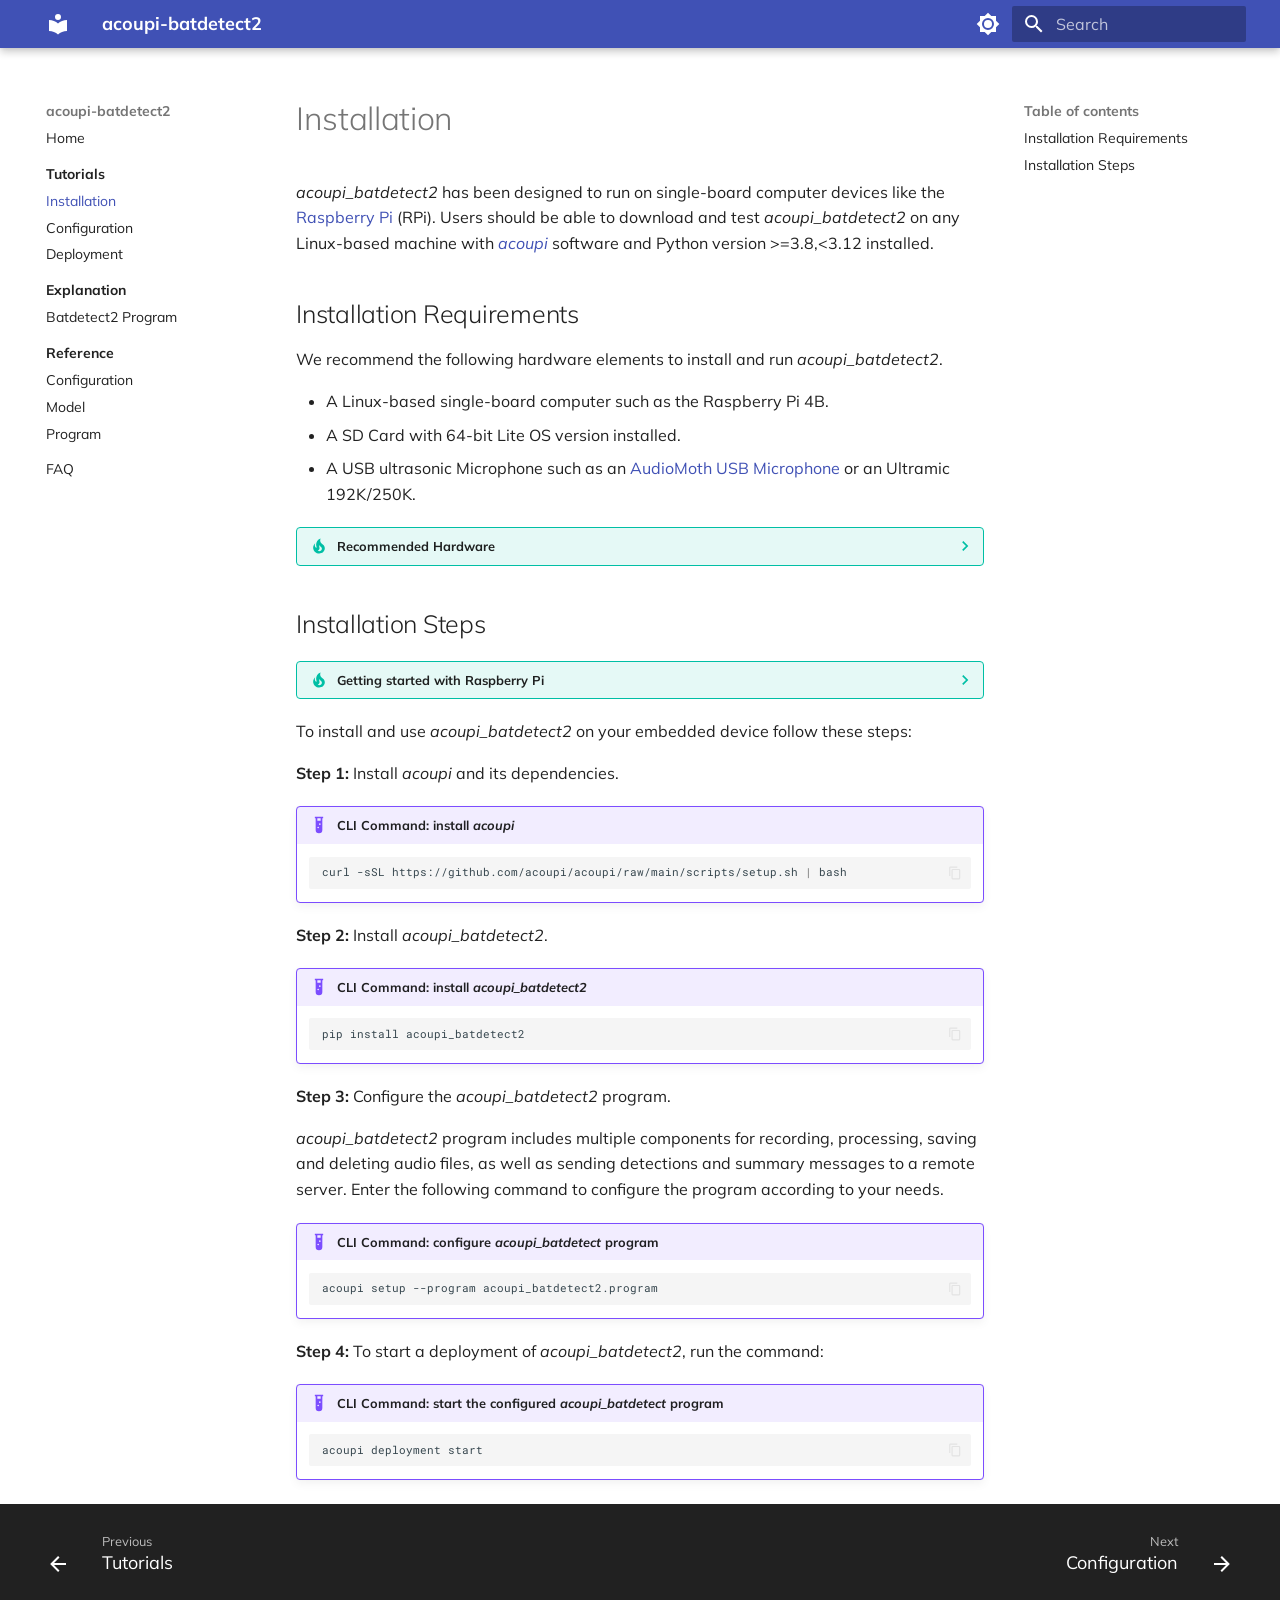
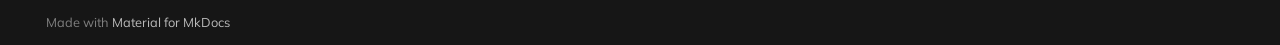
<file: tutorials/installation/index.html>
<!doctype html>
<html lang="en" class="no-js">
  <head>
    
      <meta charset="utf-8">
      <meta name="viewport" content="width=device-width,initial-scale=1">
      
      
      
        <link rel="canonical" href="https://acoupi.github.io/acoupi-batdetect2/tutorials/installation/">
      
      
        <link rel="prev" href="../">
      
      
        <link rel="next" href="../configuration/">
      
      
      <link rel="icon" href="../../assets/favicon.svg">
      <meta name="generator" content="mkdocs-1.6.1, mkdocs-material-9.5.42">
    
    
      
        <title>Installation - acoupi-batdetect2</title>
      
    
    
      <link rel="stylesheet" href="../../assets/stylesheets/main.0253249f.min.css">
      
        
        <link rel="stylesheet" href="../../assets/stylesheets/palette.06af60db.min.css">
      
      


    
    
      
    
    
      
        
        
        <link rel="preconnect" href="https://fonts.gstatic.com" crossorigin>
        <link rel="stylesheet" href="https://fonts.googleapis.com/css?family=Mulish:300,300i,400,400i,700,700i%7CRoboto+Mono:400,400i,700,700i&display=fallback">
        <style>:root{--md-text-font:"Mulish";--md-code-font:"Roboto Mono"}</style>
      
    
    
      <link rel="stylesheet" href="../../assets/_mkdocstrings.css">
    
      <link rel="stylesheet" href="../../css/style.css">
    
    <script>__md_scope=new URL("../..",location),__md_hash=e=>[...e].reduce(((e,_)=>(e<<5)-e+_.charCodeAt(0)),0),__md_get=(e,_=localStorage,t=__md_scope)=>JSON.parse(_.getItem(t.pathname+"."+e)),__md_set=(e,_,t=localStorage,a=__md_scope)=>{try{t.setItem(a.pathname+"."+e,JSON.stringify(_))}catch(e){}}</script>
    
      

    
    
    
  </head>
  
  
    
    
      
    
    
    
    
    <body dir="ltr" data-md-color-scheme="default" data-md-color-primary="indigo" data-md-color-accent="indigo">
  
    
    <input class="md-toggle" data-md-toggle="drawer" type="checkbox" id="__drawer" autocomplete="off">
    <input class="md-toggle" data-md-toggle="search" type="checkbox" id="__search" autocomplete="off">
    <label class="md-overlay" for="__drawer"></label>
    <div data-md-component="skip">
      
        
        <a href="#installation" class="md-skip">
          Skip to content
        </a>
      
    </div>
    <div data-md-component="announce">
      
    </div>
    
    
      

  

<header class="md-header md-header--shadow" data-md-component="header">
  <nav class="md-header__inner md-grid" aria-label="Header">
    <a href="../.." title="acoupi-batdetect2" class="md-header__button md-logo" aria-label="acoupi-batdetect2" data-md-component="logo">
      
  
  <svg xmlns="http://www.w3.org/2000/svg" viewBox="0 0 24 24"><path d="M12 8a3 3 0 0 0 3-3 3 3 0 0 0-3-3 3 3 0 0 0-3 3 3 3 0 0 0 3 3m0 3.54C9.64 9.35 6.5 8 3 8v11c3.5 0 6.64 1.35 9 3.54 2.36-2.19 5.5-3.54 9-3.54V8c-3.5 0-6.64 1.35-9 3.54"/></svg>

    </a>
    <label class="md-header__button md-icon" for="__drawer">
      
      <svg xmlns="http://www.w3.org/2000/svg" viewBox="0 0 24 24"><path d="M3 6h18v2H3zm0 5h18v2H3zm0 5h18v2H3z"/></svg>
    </label>
    <div class="md-header__title" data-md-component="header-title">
      <div class="md-header__ellipsis">
        <div class="md-header__topic">
          <span class="md-ellipsis">
            acoupi-batdetect2
          </span>
        </div>
        <div class="md-header__topic" data-md-component="header-topic">
          <span class="md-ellipsis">
            
              Installation
            
          </span>
        </div>
      </div>
    </div>
    
      
        <form class="md-header__option" data-md-component="palette">
  
    
    
    
    <input class="md-option" data-md-color-media="" data-md-color-scheme="default" data-md-color-primary="indigo" data-md-color-accent="indigo"  aria-label="Switch to dark mode"  type="radio" name="__palette" id="__palette_0">
    
      <label class="md-header__button md-icon" title="Switch to dark mode" for="__palette_1" hidden>
        <svg xmlns="http://www.w3.org/2000/svg" viewBox="0 0 24 24"><path d="M12 8a4 4 0 0 0-4 4 4 4 0 0 0 4 4 4 4 0 0 0 4-4 4 4 0 0 0-4-4m0 10a6 6 0 0 1-6-6 6 6 0 0 1 6-6 6 6 0 0 1 6 6 6 6 0 0 1-6 6m8-9.31V4h-4.69L12 .69 8.69 4H4v4.69L.69 12 4 15.31V20h4.69L12 23.31 15.31 20H20v-4.69L23.31 12z"/></svg>
      </label>
    
  
    
    
    
    <input class="md-option" data-md-color-media="" data-md-color-scheme="slate" data-md-color-primary="indigo" data-md-color-accent="indigo"  aria-label="Switch to light mode"  type="radio" name="__palette" id="__palette_1">
    
      <label class="md-header__button md-icon" title="Switch to light mode" for="__palette_0" hidden>
        <svg xmlns="http://www.w3.org/2000/svg" viewBox="0 0 24 24"><path d="M12 18c-.89 0-1.74-.2-2.5-.55C11.56 16.5 13 14.42 13 12s-1.44-4.5-3.5-5.45C10.26 6.2 11.11 6 12 6a6 6 0 0 1 6 6 6 6 0 0 1-6 6m8-9.31V4h-4.69L12 .69 8.69 4H4v4.69L.69 12 4 15.31V20h4.69L12 23.31 15.31 20H20v-4.69L23.31 12z"/></svg>
      </label>
    
  
</form>
      
    
    
      <script>var palette=__md_get("__palette");if(palette&&palette.color){if("(prefers-color-scheme)"===palette.color.media){var media=matchMedia("(prefers-color-scheme: light)"),input=document.querySelector(media.matches?"[data-md-color-media='(prefers-color-scheme: light)']":"[data-md-color-media='(prefers-color-scheme: dark)']");palette.color.media=input.getAttribute("data-md-color-media"),palette.color.scheme=input.getAttribute("data-md-color-scheme"),palette.color.primary=input.getAttribute("data-md-color-primary"),palette.color.accent=input.getAttribute("data-md-color-accent")}for(var[key,value]of Object.entries(palette.color))document.body.setAttribute("data-md-color-"+key,value)}</script>
    
    
    
      <label class="md-header__button md-icon" for="__search">
        
        <svg xmlns="http://www.w3.org/2000/svg" viewBox="0 0 24 24"><path d="M9.5 3A6.5 6.5 0 0 1 16 9.5c0 1.61-.59 3.09-1.56 4.23l.27.27h.79l5 5-1.5 1.5-5-5v-.79l-.27-.27A6.52 6.52 0 0 1 9.5 16 6.5 6.5 0 0 1 3 9.5 6.5 6.5 0 0 1 9.5 3m0 2C7 5 5 7 5 9.5S7 14 9.5 14 14 12 14 9.5 12 5 9.5 5"/></svg>
      </label>
      <div class="md-search" data-md-component="search" role="dialog">
  <label class="md-search__overlay" for="__search"></label>
  <div class="md-search__inner" role="search">
    <form class="md-search__form" name="search">
      <input type="text" class="md-search__input" name="query" aria-label="Search" placeholder="Search" autocapitalize="off" autocorrect="off" autocomplete="off" spellcheck="false" data-md-component="search-query" required>
      <label class="md-search__icon md-icon" for="__search">
        
        <svg xmlns="http://www.w3.org/2000/svg" viewBox="0 0 24 24"><path d="M9.5 3A6.5 6.5 0 0 1 16 9.5c0 1.61-.59 3.09-1.56 4.23l.27.27h.79l5 5-1.5 1.5-5-5v-.79l-.27-.27A6.52 6.52 0 0 1 9.5 16 6.5 6.5 0 0 1 3 9.5 6.5 6.5 0 0 1 9.5 3m0 2C7 5 5 7 5 9.5S7 14 9.5 14 14 12 14 9.5 12 5 9.5 5"/></svg>
        
        <svg xmlns="http://www.w3.org/2000/svg" viewBox="0 0 24 24"><path d="M20 11v2H8l5.5 5.5-1.42 1.42L4.16 12l7.92-7.92L13.5 5.5 8 11z"/></svg>
      </label>
      <nav class="md-search__options" aria-label="Search">
        
        <button type="reset" class="md-search__icon md-icon" title="Clear" aria-label="Clear" tabindex="-1">
          
          <svg xmlns="http://www.w3.org/2000/svg" viewBox="0 0 24 24"><path d="M19 6.41 17.59 5 12 10.59 6.41 5 5 6.41 10.59 12 5 17.59 6.41 19 12 13.41 17.59 19 19 17.59 13.41 12z"/></svg>
        </button>
      </nav>
      
    </form>
    <div class="md-search__output">
      <div class="md-search__scrollwrap" tabindex="0" data-md-scrollfix>
        <div class="md-search-result" data-md-component="search-result">
          <div class="md-search-result__meta">
            Initializing search
          </div>
          <ol class="md-search-result__list" role="presentation"></ol>
        </div>
      </div>
    </div>
  </div>
</div>
    
    
  </nav>
  
</header>
    
    <div class="md-container" data-md-component="container">
      
      
        
          
        
      
      <main class="md-main" data-md-component="main">
        <div class="md-main__inner md-grid">
          
            
              
              <div class="md-sidebar md-sidebar--primary" data-md-component="sidebar" data-md-type="navigation" >
                <div class="md-sidebar__scrollwrap">
                  <div class="md-sidebar__inner">
                    



<nav class="md-nav md-nav--primary" aria-label="Navigation" data-md-level="0">
  <label class="md-nav__title" for="__drawer">
    <a href="../.." title="acoupi-batdetect2" class="md-nav__button md-logo" aria-label="acoupi-batdetect2" data-md-component="logo">
      
  
  <svg xmlns="http://www.w3.org/2000/svg" viewBox="0 0 24 24"><path d="M12 8a3 3 0 0 0 3-3 3 3 0 0 0-3-3 3 3 0 0 0-3 3 3 3 0 0 0 3 3m0 3.54C9.64 9.35 6.5 8 3 8v11c3.5 0 6.64 1.35 9 3.54 2.36-2.19 5.5-3.54 9-3.54V8c-3.5 0-6.64 1.35-9 3.54"/></svg>

    </a>
    acoupi-batdetect2
  </label>
  
  <ul class="md-nav__list" data-md-scrollfix>
    
      
      
  
  
  
  
    <li class="md-nav__item">
      <a href="../.." class="md-nav__link">
        
  
  <span class="md-ellipsis">
    Home
  </span>
  

      </a>
    </li>
  

    
      
      
  
  
    
  
  
  
    
    
      
        
          
        
      
        
      
        
      
        
      
    
    
      
        
        
      
    
    
    <li class="md-nav__item md-nav__item--active md-nav__item--section md-nav__item--nested">
      
        
        
        <input class="md-nav__toggle md-toggle " type="checkbox" id="__nav_2" checked>
        
          
          
          <div class="md-nav__link md-nav__container">
            <a href="../" class="md-nav__link ">
              
  
  <span class="md-ellipsis">
    Tutorials
  </span>
  

            </a>
            
              
              <label class="md-nav__link " for="__nav_2" id="__nav_2_label" tabindex="">
                <span class="md-nav__icon md-icon"></span>
              </label>
            
          </div>
        
        <nav class="md-nav" data-md-level="1" aria-labelledby="__nav_2_label" aria-expanded="true">
          <label class="md-nav__title" for="__nav_2">
            <span class="md-nav__icon md-icon"></span>
            Tutorials
          </label>
          <ul class="md-nav__list" data-md-scrollfix>
            
              
            
              
                
  
  
    
  
  
  
    <li class="md-nav__item md-nav__item--active">
      
      <input class="md-nav__toggle md-toggle" type="checkbox" id="__toc">
      
      
        
      
      
        <label class="md-nav__link md-nav__link--active" for="__toc">
          
  
  <span class="md-ellipsis">
    Installation
  </span>
  

          <span class="md-nav__icon md-icon"></span>
        </label>
      
      <a href="./" class="md-nav__link md-nav__link--active">
        
  
  <span class="md-ellipsis">
    Installation
  </span>
  

      </a>
      
        

<nav class="md-nav md-nav--secondary" aria-label="Table of contents">
  
  
  
    
  
  
    <label class="md-nav__title" for="__toc">
      <span class="md-nav__icon md-icon"></span>
      Table of contents
    </label>
    <ul class="md-nav__list" data-md-component="toc" data-md-scrollfix>
      
        <li class="md-nav__item">
  <a href="#installation_requirements" class="md-nav__link">
    <span class="md-ellipsis">
      Installation Requirements
    </span>
  </a>
  
</li>
      
        <li class="md-nav__item">
  <a href="#installation_steps" class="md-nav__link">
    <span class="md-ellipsis">
      Installation Steps
    </span>
  </a>
  
</li>
      
    </ul>
  
</nav>
      
    </li>
  

              
            
              
                
  
  
  
  
    <li class="md-nav__item">
      <a href="../configuration/" class="md-nav__link">
        
  
  <span class="md-ellipsis">
    Configuration
  </span>
  

      </a>
    </li>
  

              
            
              
                
  
  
  
  
    <li class="md-nav__item">
      <a href="../deployment/" class="md-nav__link">
        
  
  <span class="md-ellipsis">
    Deployment
  </span>
  

      </a>
    </li>
  

              
            
          </ul>
        </nav>
      
    </li>
  

    
      
      
  
  
  
  
    
    
      
        
          
        
      
        
      
    
    
      
        
        
      
    
    
    <li class="md-nav__item md-nav__item--section md-nav__item--nested">
      
        
        
        <input class="md-nav__toggle md-toggle " type="checkbox" id="__nav_3" >
        
          
          
          <div class="md-nav__link md-nav__container">
            <a href="../../explanation/" class="md-nav__link ">
              
  
  <span class="md-ellipsis">
    Explanation
  </span>
  

            </a>
            
              
              <label class="md-nav__link " for="__nav_3" id="__nav_3_label" tabindex="">
                <span class="md-nav__icon md-icon"></span>
              </label>
            
          </div>
        
        <nav class="md-nav" data-md-level="1" aria-labelledby="__nav_3_label" aria-expanded="false">
          <label class="md-nav__title" for="__nav_3">
            <span class="md-nav__icon md-icon"></span>
            Explanation
          </label>
          <ul class="md-nav__list" data-md-scrollfix>
            
              
            
              
                
  
  
  
  
    <li class="md-nav__item">
      <a href="../../explanation/batdetect2_program/" class="md-nav__link">
        
  
  <span class="md-ellipsis">
    Batdetect2 Program
  </span>
  

      </a>
    </li>
  

              
            
          </ul>
        </nav>
      
    </li>
  

    
      
      
  
  
  
  
    
    
      
        
          
        
      
        
      
        
      
        
      
    
    
      
        
        
      
    
    
    <li class="md-nav__item md-nav__item--section md-nav__item--nested">
      
        
        
        <input class="md-nav__toggle md-toggle " type="checkbox" id="__nav_4" >
        
          
          
          <div class="md-nav__link md-nav__container">
            <a href="../../reference/" class="md-nav__link ">
              
  
  <span class="md-ellipsis">
    Reference
  </span>
  

            </a>
            
              
              <label class="md-nav__link " for="__nav_4" id="__nav_4_label" tabindex="">
                <span class="md-nav__icon md-icon"></span>
              </label>
            
          </div>
        
        <nav class="md-nav" data-md-level="1" aria-labelledby="__nav_4_label" aria-expanded="false">
          <label class="md-nav__title" for="__nav_4">
            <span class="md-nav__icon md-icon"></span>
            Reference
          </label>
          <ul class="md-nav__list" data-md-scrollfix>
            
              
            
              
                
  
  
  
  
    <li class="md-nav__item">
      <a href="../../reference/configuration/" class="md-nav__link">
        
  
  <span class="md-ellipsis">
    Configuration
  </span>
  

      </a>
    </li>
  

              
            
              
                
  
  
  
  
    <li class="md-nav__item">
      <a href="../../reference/model/" class="md-nav__link">
        
  
  <span class="md-ellipsis">
    Model
  </span>
  

      </a>
    </li>
  

              
            
              
                
  
  
  
  
    <li class="md-nav__item">
      <a href="../../reference/program/" class="md-nav__link">
        
  
  <span class="md-ellipsis">
    Program
  </span>
  

      </a>
    </li>
  

              
            
          </ul>
        </nav>
      
    </li>
  

    
      
      
  
  
  
  
    <li class="md-nav__item">
      <a href="../../faq/" class="md-nav__link">
        
  
  <span class="md-ellipsis">
    FAQ
  </span>
  

      </a>
    </li>
  

    
  </ul>
</nav>
                  </div>
                </div>
              </div>
            
            
              
              <div class="md-sidebar md-sidebar--secondary" data-md-component="sidebar" data-md-type="toc" >
                <div class="md-sidebar__scrollwrap">
                  <div class="md-sidebar__inner">
                    

<nav class="md-nav md-nav--secondary" aria-label="Table of contents">
  
  
  
    
  
  
    <label class="md-nav__title" for="__toc">
      <span class="md-nav__icon md-icon"></span>
      Table of contents
    </label>
    <ul class="md-nav__list" data-md-component="toc" data-md-scrollfix>
      
        <li class="md-nav__item">
  <a href="#installation_requirements" class="md-nav__link">
    <span class="md-ellipsis">
      Installation Requirements
    </span>
  </a>
  
</li>
      
        <li class="md-nav__item">
  <a href="#installation_steps" class="md-nav__link">
    <span class="md-ellipsis">
      Installation Steps
    </span>
  </a>
  
</li>
      
    </ul>
  
</nav>
                  </div>
                </div>
              </div>
            
          
          
            <div class="md-content" data-md-component="content">
              <article class="md-content__inner md-typeset">
                
                  


<div><h1 id="installation">Installation<a class="headerlink" href="#installation" title="Permanent link">#</a></h1>
<p><em>acoupi_batdetect2</em> has been designed to run on single-board computer devices like the <a href="https://www.raspberrypi.org/">Raspberry Pi</a> (RPi).
Users should be able to download and test <em>acoupi_batdetect2</em> on any Linux-based machine with <a href="https://pypi.org/project/acoupi/0.1.0/"><em>acoupi</em></a> software and Python version &gt;=3.8,&lt;3.12 installed.</p>
<h2 id="installation_requirements">Installation Requirements<a class="headerlink" href="#installation_requirements" title="Permanent link">#</a></h2>
<p>We recommend the following hardware elements to install and run <em>acoupi_batdetect2</em>.</p>
<ul>
<li>A Linux-based single-board computer such as the Raspberry Pi 4B.</li>
<li>A SD Card with 64-bit Lite OS version installed.</li>
<li>A USB ultrasonic Microphone such as an <a href="https://www.openacousticdevices.info/audiomoth">AudioMoth USB Microphone</a> or an Ultramic 192K/250K.</li>
</ul>
<details class="tip">
<summary>Recommended Hardware</summary>
<p>The software has been extensively developed and tested with the RPi 4B.
We advise users to select the RPi 4B or a device featuring similar or higher specifications.</p>
</details>
<h2 id="installation_steps">Installation Steps<a class="headerlink" href="#installation_steps" title="Permanent link">#</a></h2>
<details class="tip">
<summary>Getting started with Raspberry Pi</summary>
<p>If you are new to RPi, we recommend you reading and following the RPi's <a href="https://www.raspberrypi.com/documentation/computers/getting-started.html"><strong>Getting started</strong></a> documentation.</p>
</details>
<p>To install and use <em>acoupi_batdetect2</em> on your embedded device follow these steps:</p>
<p><strong>Step 1:</strong> Install <em>acoupi</em> and its dependencies.</p>
<div class="admonition example">
<p class="admonition-title">CLI Command: install <em>acoupi</em></p>
<div class="language-bash highlight"><pre><span></span><code><span id="__span-0-1"><a id="__codelineno-0-1" name="__codelineno-0-1" href="#__codelineno-0-1"></a>curl<span class="w"> </span>-sSL<span class="w"> </span>https://github.com/acoupi/acoupi/raw/main/scripts/setup.sh<span class="w"> </span><span class="p">|</span><span class="w"> </span>bash
</span></code></pre></div>
</div>
<p><strong>Step 2:</strong> Install <em>acoupi_batdetect2</em>.</p>
<div class="admonition example">
<p class="admonition-title">CLI Command: install <em>acoupi_batdetect2</em></p>
<div class="language-bash highlight"><pre><span></span><code><span id="__span-1-1"><a id="__codelineno-1-1" name="__codelineno-1-1" href="#__codelineno-1-1"></a>pip<span class="w"> </span>install<span class="w"> </span>acoupi_batdetect2
</span></code></pre></div>
</div>
<p><strong>Step 3:</strong> Configure the <em>acoupi_batdetect2</em> program.</p>
<p><em>acoupi_batdetect2</em> program includes multiple components for recording, processing, saving and deleting audio files, as well as sending detections and summary messages to a remote server. Enter the following command to configure the program according to your needs.</p>
<div class="admonition example">
<p class="admonition-title">CLI Command: configure <em>acoupi_batdetect</em> program</p>
<div class="language-bash highlight"><pre><span></span><code><span id="__span-2-1"><a id="__codelineno-2-1" name="__codelineno-2-1" href="#__codelineno-2-1"></a>acoupi<span class="w"> </span>setup<span class="w"> </span>--program<span class="w"> </span>acoupi_batdetect2.program
</span></code></pre></div>
</div>
<p><strong>Step 4:</strong> To start a deployment of <em>acoupi_batdetect2</em>, run the command:</p>
<div class="admonition example">
<p class="admonition-title">CLI Command: start the configured <em>acoupi_batdetect</em> program</p>
<div class="language-bash highlight"><pre><span></span><code><span id="__span-3-1"><a id="__codelineno-3-1" name="__codelineno-3-1" href="#__codelineno-3-1"></a>acoupi<span class="w"> </span>deployment<span class="w"> </span>start
</span></code></pre></div>
</div></div>












                
              </article>
            </div>
          
          
<script>var target=document.getElementById(location.hash.slice(1));target&&target.name&&(target.checked=target.name.startsWith("__tabbed_"))</script>
        </div>
        
          <button type="button" class="md-top md-icon" data-md-component="top" hidden>
  
  <svg xmlns="http://www.w3.org/2000/svg" viewBox="0 0 24 24"><path d="M13 20h-2V8l-5.5 5.5-1.42-1.42L12 4.16l7.92 7.92-1.42 1.42L13 8z"/></svg>
  Back to top
</button>
        
      </main>
      
        <footer class="md-footer">
  
    
      
      <nav class="md-footer__inner md-grid" aria-label="Footer" >
        
          
          <a href="../" class="md-footer__link md-footer__link--prev" aria-label="Previous: Tutorials">
            <div class="md-footer__button md-icon">
              
              <svg xmlns="http://www.w3.org/2000/svg" viewBox="0 0 24 24"><path d="M20 11v2H8l5.5 5.5-1.42 1.42L4.16 12l7.92-7.92L13.5 5.5 8 11z"/></svg>
            </div>
            <div class="md-footer__title">
              <span class="md-footer__direction">
                Previous
              </span>
              <div class="md-ellipsis">
                Tutorials
              </div>
            </div>
          </a>
        
        
          
          <a href="../configuration/" class="md-footer__link md-footer__link--next" aria-label="Next: Configuration">
            <div class="md-footer__title">
              <span class="md-footer__direction">
                Next
              </span>
              <div class="md-ellipsis">
                Configuration
              </div>
            </div>
            <div class="md-footer__button md-icon">
              
              <svg xmlns="http://www.w3.org/2000/svg" viewBox="0 0 24 24"><path d="M4 11v2h12l-5.5 5.5 1.42 1.42L19.84 12l-7.92-7.92L10.5 5.5 16 11z"/></svg>
            </div>
          </a>
        
      </nav>
    
  
  <div class="md-footer-meta md-typeset">
    <div class="md-footer-meta__inner md-grid">
      <div class="md-copyright">
  
  
    Made with
    <a href="https://squidfunk.github.io/mkdocs-material/" target="_blank" rel="noopener">
      Material for MkDocs
    </a>
  
</div>
      
    </div>
  </div>
</footer>
      
    </div>
    <div class="md-dialog" data-md-component="dialog">
      <div class="md-dialog__inner md-typeset"></div>
    </div>
    
    
    <script id="__config" type="application/json">{"base": "../..", "features": ["content.code.copy", "navigation.tracking", "navigation.indexes", "navigation.sections", "navigation.top", "navigation.footer", "toc.follow"], "search": "../../assets/javascripts/workers/search.6ce7567c.min.js", "translations": {"clipboard.copied": "Copied to clipboard", "clipboard.copy": "Copy to clipboard", "search.result.more.one": "1 more on this page", "search.result.more.other": "# more on this page", "search.result.none": "No matching documents", "search.result.one": "1 matching document", "search.result.other": "# matching documents", "search.result.placeholder": "Type to start searching", "search.result.term.missing": "Missing", "select.version": "Select version"}}</script>
    
    
      <script src="../../assets/javascripts/bundle.83f73b43.min.js"></script>
      
    
  </body>
</html>
</file>
<file: assets/_mkdocstrings.css>
/* Avoid breaking parameter names, etc. in table cells. */
.doc-contents td code {
  word-break: normal !important;
}

/* No line break before first paragraph of descriptions. */
.doc-md-description,
.doc-md-description>p:first-child {
  display: inline;
}

/* Max width for docstring sections tables. */
.doc .md-typeset__table,
.doc .md-typeset__table table {
  display: table !important;
  width: 100%;
}

.doc .md-typeset__table tr {
  display: table-row;
}

/* Defaults in Spacy table style. */
.doc-param-default {
  float: right;
}

/* Parameter headings must be inline, not blocks. */
.doc-heading-parameter {
  display: inline;
}

/* Prefer space on the right, not the left of parameter permalinks. */
.doc-heading-parameter .headerlink {
  margin-left: 0 !important;
  margin-right: 0.2rem;
}

/* Backward-compatibility: docstring section titles in bold. */
.doc-section-title {
  font-weight: bold;
}

/* Symbols in Navigation and ToC. */
:root, :host,
[data-md-color-scheme="default"] {
  --doc-symbol-parameter-fg-color: #df50af;
  --doc-symbol-attribute-fg-color: #953800;
  --doc-symbol-function-fg-color: #8250df;
  --doc-symbol-method-fg-color: #8250df;
  --doc-symbol-class-fg-color: #0550ae;
  --doc-symbol-module-fg-color: #5cad0f;

  --doc-symbol-parameter-bg-color: #df50af1a;
  --doc-symbol-attribute-bg-color: #9538001a;
  --doc-symbol-function-bg-color: #8250df1a;
  --doc-symbol-method-bg-color: #8250df1a;
  --doc-symbol-class-bg-color: #0550ae1a;
  --doc-symbol-module-bg-color: #5cad0f1a;
}

[data-md-color-scheme="slate"] {
  --doc-symbol-parameter-fg-color: #ffa8cc;
  --doc-symbol-attribute-fg-color: #ffa657;
  --doc-symbol-function-fg-color: #d2a8ff;
  --doc-symbol-method-fg-color: #d2a8ff;
  --doc-symbol-class-fg-color: #79c0ff;
  --doc-symbol-module-fg-color: #baff79;

  --doc-symbol-parameter-bg-color: #ffa8cc1a;
  --doc-symbol-attribute-bg-color: #ffa6571a;
  --doc-symbol-function-bg-color: #d2a8ff1a;
  --doc-symbol-method-bg-color: #d2a8ff1a;
  --doc-symbol-class-bg-color: #79c0ff1a;
  --doc-symbol-module-bg-color: #baff791a;
}

code.doc-symbol {
  border-radius: .1rem;
  font-size: .85em;
  padding: 0 .3em;
  font-weight: bold;
}

code.doc-symbol-parameter {
  color: var(--doc-symbol-parameter-fg-color);
  background-color: var(--doc-symbol-parameter-bg-color);
}

code.doc-symbol-parameter::after {
  content: "param";
}

code.doc-symbol-attribute {
  color: var(--doc-symbol-attribute-fg-color);
  background-color: var(--doc-symbol-attribute-bg-color);
}

code.doc-symbol-attribute::after {
  content: "attr";
}

code.doc-symbol-function {
  color: var(--doc-symbol-function-fg-color);
  background-color: var(--doc-symbol-function-bg-color);
}

code.doc-symbol-function::after {
  content: "func";
}

code.doc-symbol-method {
  color: var(--doc-symbol-method-fg-color);
  background-color: var(--doc-symbol-method-bg-color);
}

code.doc-symbol-method::after {
  content: "meth";
}

code.doc-symbol-class {
  color: var(--doc-symbol-class-fg-color);
  background-color: var(--doc-symbol-class-bg-color);
}

code.doc-symbol-class::after {
  content: "class";
}

code.doc-symbol-module {
  color: var(--doc-symbol-module-fg-color);
  background-color: var(--doc-symbol-module-bg-color);
}

code.doc-symbol-module::after {
  content: "mod";
}

.doc-signature .autorefs {
  color: inherit;
  border-bottom: 1px dotted currentcolor;
}
</file>
<file: css/style.css>
/* Indentation. */
div.doc-contents:not(.first) {
    padding-left: 25px;
    border-left: .05rem solid rgba(200, 200, 200, 0.2);
  }
  
  .doc h3 {
    font-size: 1.2rem;
  }
  
  .doc-class h4 code {
    font-size: 0.78rem;
    font-weight: 200;
  }
  
  .doc-class h6 code {
    font-size: 0.7rem;
    font-weight: 200;
  }
  
  .doc-md-description {
    font-size: 0.62rem;
  }
  
  .doc-md-table {
    border: 0;
    border-collapse: collapse;
    caption-side: bottom;
    line-height: 1.5rem;
    margin-bottom: 1.5rem;
    overflow-x: auto;
    width: 100%;
  }
</file>
<file: assets/stylesheets/main.0253249f.min.css>
@charset "UTF-8";html{-webkit-text-size-adjust:none;-moz-text-size-adjust:none;text-size-adjust:none;box-sizing:border-box}*,:after,:before{box-sizing:inherit}@media (prefers-reduced-motion){*,:after,:before{transition:none!important}}body{margin:0}a,button,input,label{-webkit-tap-highlight-color:transparent}a{color:inherit;text-decoration:none}hr{border:0;box-sizing:initial;display:block;height:.05rem;overflow:visible;padding:0}small{font-size:80%}sub,sup{line-height:1em}img{border-style:none}table{border-collapse:initial;border-spacing:0}td,th{font-weight:400;vertical-align:top}button{background:#0000;border:0;font-family:inherit;font-size:inherit;margin:0;padding:0}input{border:0;outline:none}:root{--md-primary-fg-color:#4051b5;--md-primary-fg-color--light:#5d6cc0;--md-primary-fg-color--dark:#303fa1;--md-primary-bg-color:#fff;--md-primary-bg-color--light:#ffffffb3;--md-accent-fg-color:#526cfe;--md-accent-fg-color--transparent:#526cfe1a;--md-accent-bg-color:#fff;--md-accent-bg-color--light:#ffffffb3}[data-md-color-scheme=default]{color-scheme:light}[data-md-color-scheme=default] img[src$="#gh-dark-mode-only"],[data-md-color-scheme=default] img[src$="#only-dark"]{display:none}:root,[data-md-color-scheme=default]{--md-hue:225deg;--md-default-fg-color:#000000de;--md-default-fg-color--light:#0000008a;--md-default-fg-color--lighter:#00000052;--md-default-fg-color--lightest:#00000012;--md-default-bg-color:#fff;--md-default-bg-color--light:#ffffffb3;--md-default-bg-color--lighter:#ffffff4d;--md-default-bg-color--lightest:#ffffff1f;--md-code-fg-color:#36464e;--md-code-bg-color:#f5f5f5;--md-code-hl-color:#4287ff;--md-code-hl-color--light:#4287ff1a;--md-code-hl-number-color:#d52a2a;--md-code-hl-special-color:#db1457;--md-code-hl-function-color:#a846b9;--md-code-hl-constant-color:#6e59d9;--md-code-hl-keyword-color:#3f6ec6;--md-code-hl-string-color:#1c7d4d;--md-code-hl-name-color:var(--md-code-fg-color);--md-code-hl-operator-color:var(--md-default-fg-color--light);--md-code-hl-punctuation-color:var(--md-default-fg-color--light);--md-code-hl-comment-color:var(--md-default-fg-color--light);--md-code-hl-generic-color:var(--md-default-fg-color--light);--md-code-hl-variable-color:var(--md-default-fg-color--light);--md-typeset-color:var(--md-default-fg-color);--md-typeset-a-color:var(--md-primary-fg-color);--md-typeset-del-color:#f5503d26;--md-typeset-ins-color:#0bd57026;--md-typeset-kbd-color:#fafafa;--md-typeset-kbd-accent-color:#fff;--md-typeset-kbd-border-color:#b8b8b8;--md-typeset-mark-color:#ffff0080;--md-typeset-table-color:#0000001f;--md-typeset-table-color--light:rgba(0,0,0,.035);--md-admonition-fg-color:var(--md-default-fg-color);--md-admonition-bg-color:var(--md-default-bg-color);--md-warning-fg-color:#000000de;--md-warning-bg-color:#ff9;--md-footer-fg-color:#fff;--md-footer-fg-color--light:#ffffffb3;--md-footer-fg-color--lighter:#ffffff73;--md-footer-bg-color:#000000de;--md-footer-bg-color--dark:#00000052;--md-shadow-z1:0 0.2rem 0.5rem #0000000d,0 0 0.05rem #0000001a;--md-shadow-z2:0 0.2rem 0.5rem #0000001a,0 0 0.05rem #00000040;--md-shadow-z3:0 0.2rem 0.5rem #0003,0 0 0.05rem #00000059}.md-icon svg{fill:currentcolor;display:block;height:1.2rem;width:1.2rem}body{-webkit-font-smoothing:antialiased;-moz-osx-font-smoothing:grayscale;--md-text-font-family:var(--md-text-font,_),-apple-system,BlinkMacSystemFont,Helvetica,Arial,sans-serif;--md-code-font-family:var(--md-code-font,_),SFMono-Regular,Consolas,Menlo,monospace}aside,body,input{font-feature-settings:"kern","liga";color:var(--md-typeset-color);font-family:var(--md-text-font-family)}code,kbd,pre{font-feature-settings:"kern";font-family:var(--md-code-font-family)}:root{--md-typeset-table-sort-icon:url('data:image/svg+xml;charset=utf-8,<svg xmlns="http://www.w3.org/2000/svg" viewBox="0 0 24 24"><path d="m18 21-4-4h3V7h-3l4-4 4 4h-3v10h3M2 19v-2h10v2M2 13v-2h7v2M2 7V5h4v2z"/></svg>');--md-typeset-table-sort-icon--asc:url('data:image/svg+xml;charset=utf-8,<svg xmlns="http://www.w3.org/2000/svg" viewBox="0 0 24 24"><path d="M19 17h3l-4 4-4-4h3V3h2M2 17h10v2H2M6 5v2H2V5m0 6h7v2H2z"/></svg>');--md-typeset-table-sort-icon--desc:url('data:image/svg+xml;charset=utf-8,<svg xmlns="http://www.w3.org/2000/svg" viewBox="0 0 24 24"><path d="M19 7h3l-4-4-4 4h3v14h2M2 17h10v2H2M6 5v2H2V5m0 6h7v2H2z"/></svg>')}.md-typeset{-webkit-print-color-adjust:exact;color-adjust:exact;font-size:.8rem;line-height:1.6}@media print{.md-typeset{font-size:.68rem}}.md-typeset blockquote,.md-typeset dl,.md-typeset figure,.md-typeset ol,.md-typeset pre,.md-typeset ul{margin-bottom:1em;margin-top:1em}.md-typeset h1{color:var(--md-default-fg-color--light);font-size:2em;line-height:1.3;margin:0 0 1.25em}.md-typeset h1,.md-typeset h2{font-weight:300;letter-spacing:-.01em}.md-typeset h2{font-size:1.5625em;line-height:1.4;margin:1.6em 0 .64em}.md-typeset h3{font-size:1.25em;font-weight:400;letter-spacing:-.01em;line-height:1.5;margin:1.6em 0 .8em}.md-typeset h2+h3{margin-top:.8em}.md-typeset h4{font-weight:700;letter-spacing:-.01em;margin:1em 0}.md-typeset h5,.md-typeset h6{color:var(--md-default-fg-color--light);font-size:.8em;font-weight:700;letter-spacing:-.01em;margin:1.25em 0}.md-typeset h5{text-transform:uppercase}.md-typeset hr{border-bottom:.05rem solid var(--md-default-fg-color--lightest);display:flow-root;margin:1.5em 0}.md-typeset a{color:var(--md-typeset-a-color);word-break:break-word}.md-typeset a,.md-typeset a:before{transition:color 125ms}.md-typeset a:focus,.md-typeset a:hover{color:var(--md-accent-fg-color)}.md-typeset a:focus code,.md-typeset a:hover code{background-color:var(--md-accent-fg-color--transparent)}.md-typeset a code{color:currentcolor;transition:background-color 125ms}.md-typeset a.focus-visible{outline-color:var(--md-accent-fg-color);outline-offset:.2rem}.md-typeset code,.md-typeset kbd,.md-typeset pre{color:var(--md-code-fg-color);direction:ltr;font-variant-ligatures:none}@media print{.md-typeset code,.md-typeset kbd,.md-typeset pre{white-space:pre-wrap}}.md-typeset code{background-color:var(--md-code-bg-color);border-radius:.1rem;-webkit-box-decoration-break:clone;box-decoration-break:clone;font-size:.85em;padding:0 .2941176471em;word-break:break-word}.md-typeset code:not(.focus-visible){-webkit-tap-highlight-color:transparent;outline:none}.md-typeset pre{display:flow-root;line-height:1.4;position:relative}.md-typeset pre>code{-webkit-box-decoration-break:slice;box-decoration-break:slice;box-shadow:none;display:block;margin:0;outline-color:var(--md-accent-fg-color);overflow:auto;padding:.7720588235em 1.1764705882em;scrollbar-color:var(--md-default-fg-color--lighter) #0000;scrollbar-width:thin;touch-action:auto;word-break:normal}.md-typeset pre>code:hover{scrollbar-color:var(--md-accent-fg-color) #0000}.md-typeset pre>code::-webkit-scrollbar{height:.2rem;width:.2rem}.md-typeset pre>code::-webkit-scrollbar-thumb{background-color:var(--md-default-fg-color--lighter)}.md-typeset pre>code::-webkit-scrollbar-thumb:hover{background-color:var(--md-accent-fg-color)}.md-typeset kbd{background-color:var(--md-typeset-kbd-color);border-radius:.1rem;box-shadow:0 .1rem 0 .05rem var(--md-typeset-kbd-border-color),0 .1rem 0 var(--md-typeset-kbd-border-color),0 -.1rem .2rem var(--md-typeset-kbd-accent-color) inset;color:var(--md-default-fg-color);display:inline-block;font-size:.75em;padding:0 .6666666667em;vertical-align:text-top;word-break:break-word}.md-typeset mark{background-color:var(--md-typeset-mark-color);-webkit-box-decoration-break:clone;box-decoration-break:clone;color:inherit;word-break:break-word}.md-typeset abbr{border-bottom:.05rem dotted var(--md-default-fg-color--light);cursor:help;text-decoration:none}.md-typeset small{opacity:.75}[dir=ltr] .md-typeset sub,[dir=ltr] .md-typeset sup{margin-left:.078125em}[dir=rtl] .md-typeset sub,[dir=rtl] .md-typeset sup{margin-right:.078125em}[dir=ltr] .md-typeset blockquote{padding-left:.6rem}[dir=rtl] .md-typeset blockquote{padding-right:.6rem}[dir=ltr] .md-typeset blockquote{border-left:.2rem solid var(--md-default-fg-color--lighter)}[dir=rtl] .md-typeset blockquote{border-right:.2rem solid var(--md-default-fg-color--lighter)}.md-typeset blockquote{color:var(--md-default-fg-color--light);margin-left:0;margin-right:0}.md-typeset ul{list-style-type:disc}.md-typeset ul[type]{list-style-type:revert-layer}[dir=ltr] .md-typeset ol,[dir=ltr] .md-typeset ul{margin-left:.625em}[dir=rtl] .md-typeset ol,[dir=rtl] .md-typeset ul{margin-right:.625em}.md-typeset ol,.md-typeset ul{padding:0}.md-typeset ol:not([hidden]),.md-typeset ul:not([hidden]){display:flow-root}.md-typeset ol ol,.md-typeset ul ol{list-style-type:lower-alpha}.md-typeset ol ol ol,.md-typeset ul ol ol{list-style-type:lower-roman}.md-typeset ol ol ol ol,.md-typeset ul ol ol ol{list-style-type:upper-alpha}.md-typeset ol ol ol ol ol,.md-typeset ul ol ol ol ol{list-style-type:upper-roman}.md-typeset ol[type],.md-typeset ul[type]{list-style-type:revert-layer}[dir=ltr] .md-typeset ol li,[dir=ltr] .md-typeset ul li{margin-left:1.25em}[dir=rtl] .md-typeset ol li,[dir=rtl] .md-typeset ul li{margin-right:1.25em}.md-typeset ol li,.md-typeset ul li{margin-bottom:.5em}.md-typeset ol li blockquote,.md-typeset ol li p,.md-typeset ul li blockquote,.md-typeset ul li p{margin:.5em 0}.md-typeset ol li:last-child,.md-typeset ul li:last-child{margin-bottom:0}[dir=ltr] .md-typeset ol li ol,[dir=ltr] .md-typeset ol li ul,[dir=ltr] .md-typeset ul li ol,[dir=ltr] .md-typeset ul li ul{margin-left:.625em}[dir=rtl] .md-typeset ol li ol,[dir=rtl] .md-typeset ol li ul,[dir=rtl] .md-typeset ul li ol,[dir=rtl] .md-typeset ul li ul{margin-right:.625em}.md-typeset ol li ol,.md-typeset ol li ul,.md-typeset ul li ol,.md-typeset ul li ul{margin-bottom:.5em;margin-top:.5em}[dir=ltr] .md-typeset dd{margin-left:1.875em}[dir=rtl] .md-typeset dd{margin-right:1.875em}.md-typeset dd{margin-bottom:1.5em;margin-top:1em}.md-typeset img,.md-typeset svg,.md-typeset video{height:auto;max-width:100%}.md-typeset img[align=left]{margin:1em 1em 1em 0}.md-typeset img[align=right]{margin:1em 0 1em 1em}.md-typeset img[align]:only-child{margin-top:0}.md-typeset figure{display:flow-root;margin:1em auto;max-width:100%;text-align:center;width:-moz-fit-content;width:fit-content}.md-typeset figure img{display:block;margin:0 auto}.md-typeset figcaption{font-style:italic;margin:1em auto;max-width:24rem}.md-typeset iframe{max-width:100%}.md-typeset table:not([class]){background-color:var(--md-default-bg-color);border:.05rem solid var(--md-typeset-table-color);border-radius:.1rem;display:inline-block;font-size:.64rem;max-width:100%;overflow:auto;touch-action:auto}@media print{.md-typeset table:not([class]){display:table}}.md-typeset table:not([class])+*{margin-top:1.5em}.md-typeset table:not([class]) td>:first-child,.md-typeset table:not([class]) th>:first-child{margin-top:0}.md-typeset table:not([class]) td>:last-child,.md-typeset table:not([class]) th>:last-child{margin-bottom:0}.md-typeset table:not([class]) td:not([align]),.md-typeset table:not([class]) th:not([align]){text-align:left}[dir=rtl] .md-typeset table:not([class]) td:not([align]),[dir=rtl] .md-typeset table:not([class]) th:not([align]){text-align:right}.md-typeset table:not([class]) th{font-weight:700;min-width:5rem;padding:.9375em 1.25em;vertical-align:top}.md-typeset table:not([class]) td{border-top:.05rem solid var(--md-typeset-table-color);padding:.9375em 1.25em;vertical-align:top}.md-typeset table:not([class]) tbody tr{transition:background-color 125ms}.md-typeset table:not([class]) tbody tr:hover{background-color:var(--md-typeset-table-color--light);box-shadow:0 .05rem 0 var(--md-default-bg-color) inset}.md-typeset table:not([class]) a{word-break:normal}.md-typeset table th[role=columnheader]{cursor:pointer}[dir=ltr] .md-typeset table th[role=columnheader]:after{margin-left:.5em}[dir=rtl] .md-typeset table th[role=columnheader]:after{margin-right:.5em}.md-typeset table th[role=columnheader]:after{content:"";display:inline-block;height:1.2em;-webkit-mask-image:var(--md-typeset-table-sort-icon);mask-image:var(--md-typeset-table-sort-icon);-webkit-mask-repeat:no-repeat;mask-repeat:no-repeat;-webkit-mask-size:contain;mask-size:contain;transition:background-color 125ms;vertical-align:text-bottom;width:1.2em}.md-typeset table th[role=columnheader]:hover:after{background-color:var(--md-default-fg-color--lighter)}.md-typeset table th[role=columnheader][aria-sort=ascending]:after{background-color:var(--md-default-fg-color--light);-webkit-mask-image:var(--md-typeset-table-sort-icon--asc);mask-image:var(--md-typeset-table-sort-icon--asc)}.md-typeset table th[role=columnheader][aria-sort=descending]:after{background-color:var(--md-default-fg-color--light);-webkit-mask-image:var(--md-typeset-table-sort-icon--desc);mask-image:var(--md-typeset-table-sort-icon--desc)}.md-typeset__scrollwrap{margin:1em -.8rem;overflow-x:auto;touch-action:auto}.md-typeset__table{display:inline-block;margin-bottom:.5em;padding:0 .8rem}@media print{.md-typeset__table{display:block}}html .md-typeset__table table{display:table;margin:0;overflow:hidden;width:100%}@media screen and (max-width:44.984375em){.md-content__inner>pre{margin:1em -.8rem}.md-content__inner>pre code{border-radius:0}}.md-typeset .md-author{border-radius:100%;display:block;flex-shrink:0;height:1.6rem;overflow:hidden;position:relative;transition:color 125ms,transform 125ms;width:1.6rem}.md-typeset .md-author img{display:block}.md-typeset .md-author--more{background:var(--md-default-fg-color--lightest);color:var(--md-default-fg-color--lighter);font-size:.6rem;font-weight:700;line-height:1.6rem;text-align:center}.md-typeset .md-author--long{height:2.4rem;width:2.4rem}.md-typeset a.md-author{transform:scale(1)}.md-typeset a.md-author img{border-radius:100%;filter:grayscale(100%) opacity(75%);transition:filter 125ms}.md-typeset a.md-author:focus,.md-typeset a.md-author:hover{transform:scale(1.1);z-index:1}.md-typeset a.md-author:focus img,.md-typeset a.md-author:hover img{filter:grayscale(0)}.md-banner{background-color:var(--md-footer-bg-color);color:var(--md-footer-fg-color);overflow:auto}@media print{.md-banner{display:none}}.md-banner--warning{background-color:var(--md-warning-bg-color);color:var(--md-warning-fg-color)}.md-banner__inner{font-size:.7rem;margin:.6rem auto;padding:0 .8rem}[dir=ltr] .md-banner__button{float:right}[dir=rtl] .md-banner__button{float:left}.md-banner__button{color:inherit;cursor:pointer;transition:opacity .25s}.no-js .md-banner__button{display:none}.md-banner__button:hover{opacity:.7}html{font-size:125%;height:100%;overflow-x:hidden}@media screen and (min-width:100em){html{font-size:137.5%}}@media screen and (min-width:125em){html{font-size:150%}}body{background-color:var(--md-default-bg-color);display:flex;flex-direction:column;font-size:.5rem;min-height:100%;position:relative;width:100%}@media print{body{display:block}}@media screen and (max-width:59.984375em){body[data-md-scrolllock]{position:fixed}}.md-grid{margin-left:auto;margin-right:auto;max-width:61rem}.md-container{display:flex;flex-direction:column;flex-grow:1}@media print{.md-container{display:block}}.md-main{flex-grow:1}.md-main__inner{display:flex;height:100%;margin-top:1.5rem}.md-ellipsis{overflow:hidden;text-overflow:ellipsis}.md-toggle{display:none}.md-option{height:0;opacity:0;position:absolute;width:0}.md-option:checked+label:not([hidden]){display:block}.md-option.focus-visible+label{outline-color:var(--md-accent-fg-color);outline-style:auto}.md-skip{background-color:var(--md-default-fg-color);border-radius:.1rem;color:var(--md-default-bg-color);font-size:.64rem;margin:.5rem;opacity:0;outline-color:var(--md-accent-fg-color);padding:.3rem .5rem;position:fixed;transform:translateY(.4rem);z-index:-1}.md-skip:focus{opacity:1;transform:translateY(0);transition:transform .25s cubic-bezier(.4,0,.2,1),opacity 175ms 75ms;z-index:10}@page{margin:25mm}:root{--md-clipboard-icon:url('data:image/svg+xml;charset=utf-8,<svg xmlns="http://www.w3.org/2000/svg" viewBox="0 0 24 24"><path d="M19 21H8V7h11m0-2H8a2 2 0 0 0-2 2v14a2 2 0 0 0 2 2h11a2 2 0 0 0 2-2V7a2 2 0 0 0-2-2m-3-4H4a2 2 0 0 0-2 2v14h2V3h12z"/></svg>')}.md-clipboard{border-radius:.1rem;color:var(--md-default-fg-color--lightest);cursor:pointer;height:1.5em;outline-color:var(--md-accent-fg-color);outline-offset:.1rem;position:absolute;right:.5em;top:.5em;transition:color .25s;width:1.5em;z-index:1}@media print{.md-clipboard{display:none}}.md-clipboard:not(.focus-visible){-webkit-tap-highlight-color:transparent;outline:none}:hover>.md-clipboard{color:var(--md-default-fg-color--light)}.md-clipboard:focus,.md-clipboard:hover{color:var(--md-accent-fg-color)}.md-clipboard:after{background-color:currentcolor;content:"";display:block;height:1.125em;margin:0 auto;-webkit-mask-image:var(--md-clipboard-icon);mask-image:var(--md-clipboard-icon);-webkit-mask-position:center;mask-position:center;-webkit-mask-repeat:no-repeat;mask-repeat:no-repeat;-webkit-mask-size:contain;mask-size:contain;width:1.125em}.md-clipboard--inline{cursor:pointer}.md-clipboard--inline code{transition:color .25s,background-color .25s}.md-clipboard--inline:focus code,.md-clipboard--inline:hover code{background-color:var(--md-accent-fg-color--transparent);color:var(--md-accent-fg-color)}.md-typeset .md-code__content{display:grid}@keyframes consent{0%{opacity:0;transform:translateY(100%)}to{opacity:1;transform:translateY(0)}}@keyframes overlay{0%{opacity:0}to{opacity:1}}.md-consent__overlay{animation:overlay .25s both;-webkit-backdrop-filter:blur(.1rem);backdrop-filter:blur(.1rem);background-color:#0000008a;height:100%;opacity:1;position:fixed;top:0;width:100%;z-index:5}.md-consent__inner{animation:consent .5s cubic-bezier(.1,.7,.1,1) both;background-color:var(--md-default-bg-color);border:0;border-radius:.1rem;bottom:0;box-shadow:0 0 .2rem #0000001a,0 .2rem .4rem #0003;max-height:100%;overflow:auto;padding:0;position:fixed;width:100%;z-index:5}.md-consent__form{padding:.8rem}.md-consent__settings{display:none;margin:1em 0}input:checked+.md-consent__settings{display:block}.md-consent__controls{margin-bottom:.8rem}.md-typeset .md-consent__controls .md-button{display:inline}@media screen and (max-width:44.984375em){.md-typeset .md-consent__controls .md-button{display:block;margin-top:.4rem;text-align:center;width:100%}}.md-consent label{cursor:pointer}.md-content{flex-grow:1;min-width:0}.md-content__inner{margin:0 .8rem 1.2rem;padding-top:.6rem}@media screen and (min-width:76.25em){[dir=ltr] .md-sidebar--primary:not([hidden])~.md-content>.md-content__inner{margin-left:1.2rem}[dir=ltr] .md-sidebar--secondary:not([hidden])~.md-content>.md-content__inner,[dir=rtl] .md-sidebar--primary:not([hidden])~.md-content>.md-content__inner{margin-right:1.2rem}[dir=rtl] .md-sidebar--secondary:not([hidden])~.md-content>.md-content__inner{margin-left:1.2rem}}.md-content__inner:before{content:"";display:block;height:.4rem}.md-content__inner>:last-child{margin-bottom:0}[dir=ltr] .md-content__button{float:right}[dir=rtl] .md-content__button{float:left}[dir=ltr] .md-content__button{margin-left:.4rem}[dir=rtl] .md-content__button{margin-right:.4rem}.md-content__button{margin:.4rem 0;padding:0}@media print{.md-content__button{display:none}}.md-typeset .md-content__button{color:var(--md-default-fg-color--lighter)}.md-content__button svg{display:inline;vertical-align:top}[dir=rtl] .md-content__button svg{transform:scaleX(-1)}[dir=ltr] .md-dialog{right:.8rem}[dir=rtl] .md-dialog{left:.8rem}.md-dialog{background-color:var(--md-default-fg-color);border-radius:.1rem;bottom:.8rem;box-shadow:var(--md-shadow-z3);min-width:11.1rem;opacity:0;padding:.4rem .6rem;pointer-events:none;position:fixed;transform:translateY(100%);transition:transform 0ms .4s,opacity .4s;z-index:4}@media print{.md-dialog{display:none}}.md-dialog--active{opacity:1;pointer-events:auto;transform:translateY(0);transition:transform .4s cubic-bezier(.075,.85,.175,1),opacity .4s}.md-dialog__inner{color:var(--md-default-bg-color);font-size:.7rem}.md-feedback{margin:2em 0 1em;text-align:center}.md-feedback fieldset{border:none;margin:0;padding:0}.md-feedback__title{font-weight:700;margin:1em auto}.md-feedback__inner{position:relative}.md-feedback__list{display:flex;flex-wrap:wrap;place-content:baseline center;position:relative}.md-feedback__list:hover .md-icon:not(:disabled){color:var(--md-default-fg-color--lighter)}:disabled .md-feedback__list{min-height:1.8rem}.md-feedback__icon{color:var(--md-default-fg-color--light);cursor:pointer;flex-shrink:0;margin:0 .1rem;transition:color 125ms}.md-feedback__icon:not(:disabled).md-icon:hover{color:var(--md-accent-fg-color)}.md-feedback__icon:disabled{color:var(--md-default-fg-color--lightest);pointer-events:none}.md-feedback__note{opacity:0;position:relative;transform:translateY(.4rem);transition:transform .4s cubic-bezier(.1,.7,.1,1),opacity .15s}.md-feedback__note>*{margin:0 auto;max-width:16rem}:disabled .md-feedback__note{opacity:1;transform:translateY(0)}@media print{.md-feedback{display:none}}.md-footer{background-color:var(--md-footer-bg-color);color:var(--md-footer-fg-color)}@media print{.md-footer{display:none}}.md-footer__inner{justify-content:space-between;overflow:auto;padding:.2rem}.md-footer__inner:not([hidden]){display:flex}.md-footer__link{align-items:end;display:flex;flex-grow:0.01;margin-bottom:.4rem;margin-top:1rem;max-width:100%;outline-color:var(--md-accent-fg-color);overflow:hidden;transition:opacity .25s}.md-footer__link:focus,.md-footer__link:hover{opacity:.7}[dir=rtl] .md-footer__link svg{transform:scaleX(-1)}@media screen and (max-width:44.984375em){.md-footer__link--prev{flex-shrink:0}.md-footer__link--prev .md-footer__title{display:none}}[dir=ltr] .md-footer__link--next{margin-left:auto}[dir=rtl] .md-footer__link--next{margin-right:auto}.md-footer__link--next{text-align:right}[dir=rtl] .md-footer__link--next{text-align:left}.md-footer__title{flex-grow:1;font-size:.9rem;margin-bottom:.7rem;max-width:calc(100% - 2.4rem);padding:0 1rem;white-space:nowrap}.md-footer__button{margin:.2rem;padding:.4rem}.md-footer__direction{font-size:.64rem;opacity:.7}.md-footer-meta{background-color:var(--md-footer-bg-color--dark)}.md-footer-meta__inner{display:flex;flex-wrap:wrap;justify-content:space-between;padding:.2rem}html .md-footer-meta.md-typeset a{color:var(--md-footer-fg-color--light)}html .md-footer-meta.md-typeset a:focus,html .md-footer-meta.md-typeset a:hover{color:var(--md-footer-fg-color)}.md-copyright{color:var(--md-footer-fg-color--lighter);font-size:.64rem;margin:auto .6rem;padding:.4rem 0;width:100%}@media screen and (min-width:45em){.md-copyright{width:auto}}.md-copyright__highlight{color:var(--md-footer-fg-color--light)}.md-social{display:inline-flex;gap:.2rem;margin:0 .4rem;padding:.2rem 0 .6rem}@media screen and (min-width:45em){.md-social{padding:.6rem 0}}.md-social__link{display:inline-block;height:1.6rem;text-align:center;width:1.6rem}.md-social__link:before{line-height:1.9}.md-social__link svg{fill:currentcolor;max-height:.8rem;vertical-align:-25%}.md-typeset .md-button{border:.1rem solid;border-radius:.1rem;color:var(--md-primary-fg-color);cursor:pointer;display:inline-block;font-weight:700;padding:.625em 2em;transition:color 125ms,background-color 125ms,border-color 125ms}.md-typeset .md-button--primary{background-color:var(--md-primary-fg-color);border-color:var(--md-primary-fg-color);color:var(--md-primary-bg-color)}.md-typeset .md-button:focus,.md-typeset .md-button:hover{background-color:var(--md-accent-fg-color);border-color:var(--md-accent-fg-color);color:var(--md-accent-bg-color)}[dir=ltr] .md-typeset .md-input{border-top-left-radius:.1rem}[dir=ltr] .md-typeset .md-input,[dir=rtl] .md-typeset .md-input{border-top-right-radius:.1rem}[dir=rtl] .md-typeset .md-input{border-top-left-radius:.1rem}.md-typeset .md-input{border-bottom:.1rem solid var(--md-default-fg-color--lighter);box-shadow:var(--md-shadow-z1);font-size:.8rem;height:1.8rem;padding:0 .6rem;transition:border .25s,box-shadow .25s}.md-typeset .md-input:focus,.md-typeset .md-input:hover{border-bottom-color:var(--md-accent-fg-color);box-shadow:var(--md-shadow-z2)}.md-typeset .md-input--stretch{width:100%}.md-header{background-color:var(--md-primary-fg-color);box-shadow:0 0 .2rem #0000,0 .2rem .4rem #0000;color:var(--md-primary-bg-color);display:block;left:0;position:sticky;right:0;top:0;z-index:4}@media print{.md-header{display:none}}.md-header[hidden]{transform:translateY(-100%);transition:transform .25s cubic-bezier(.8,0,.6,1),box-shadow .25s}.md-header--shadow{box-shadow:0 0 .2rem #0000001a,0 .2rem .4rem #0003;transition:transform .25s cubic-bezier(.1,.7,.1,1),box-shadow .25s}.md-header__inner{align-items:center;display:flex;padding:0 .2rem}.md-header__button{color:currentcolor;cursor:pointer;margin:.2rem;outline-color:var(--md-accent-fg-color);padding:.4rem;position:relative;transition:opacity .25s;vertical-align:middle;z-index:1}.md-header__button:hover{opacity:.7}.md-header__button:not([hidden]){display:inline-block}.md-header__button:not(.focus-visible){-webkit-tap-highlight-color:transparent;outline:none}.md-header__button.md-logo{margin:.2rem;padding:.4rem}@media screen and (max-width:76.234375em){.md-header__button.md-logo{display:none}}.md-header__button.md-logo img,.md-header__button.md-logo svg{fill:currentcolor;display:block;height:1.2rem;width:auto}@media screen and (min-width:60em){.md-header__button[for=__search]{display:none}}.no-js .md-header__button[for=__search]{display:none}[dir=rtl] .md-header__button[for=__search] svg{transform:scaleX(-1)}@media screen and (min-width:76.25em){.md-header__button[for=__drawer]{display:none}}.md-header__topic{display:flex;max-width:100%;position:absolute;transition:transform .4s cubic-bezier(.1,.7,.1,1),opacity .15s;white-space:nowrap}.md-header__topic+.md-header__topic{opacity:0;pointer-events:none;transform:translateX(1.25rem);transition:transform .4s cubic-bezier(1,.7,.1,.1),opacity .15s;z-index:-1}[dir=rtl] .md-header__topic+.md-header__topic{transform:translateX(-1.25rem)}.md-header__topic:first-child{font-weight:700}[dir=ltr] .md-header__title{margin-left:1rem;margin-right:.4rem}[dir=rtl] .md-header__title{margin-left:.4rem;margin-right:1rem}.md-header__title{flex-grow:1;font-size:.9rem;height:2.4rem;line-height:2.4rem}.md-header__title--active .md-header__topic{opacity:0;pointer-events:none;transform:translateX(-1.25rem);transition:transform .4s cubic-bezier(1,.7,.1,.1),opacity .15s;z-index:-1}[dir=rtl] .md-header__title--active .md-header__topic{transform:translateX(1.25rem)}.md-header__title--active .md-header__topic+.md-header__topic{opacity:1;pointer-events:auto;transform:translateX(0);transition:transform .4s cubic-bezier(.1,.7,.1,1),opacity .15s;z-index:0}.md-header__title>.md-header__ellipsis{height:100%;position:relative;width:100%}.md-header__option{display:flex;flex-shrink:0;max-width:100%;transition:max-width 0ms .25s,opacity .25s .25s;white-space:nowrap}[data-md-toggle=search]:checked~.md-header .md-header__option{max-width:0;opacity:0;transition:max-width 0ms,opacity 0ms}.md-header__option>input{bottom:0}.md-header__source{display:none}@media screen and (min-width:60em){[dir=ltr] .md-header__source{margin-left:1rem}[dir=rtl] .md-header__source{margin-right:1rem}.md-header__source{display:block;max-width:11.7rem;width:11.7rem}}@media screen and (min-width:76.25em){[dir=ltr] .md-header__source{margin-left:1.4rem}[dir=rtl] .md-header__source{margin-right:1.4rem}}.md-meta{color:var(--md-default-fg-color--light);font-size:.7rem;line-height:1.3}.md-meta__list{display:inline-flex;flex-wrap:wrap;list-style:none;margin:0;padding:0}.md-meta__item:not(:last-child):after{content:"·";margin-left:.2rem;margin-right:.2rem}.md-meta__link{color:var(--md-typeset-a-color)}.md-meta__link:focus,.md-meta__link:hover{color:var(--md-accent-fg-color)}.md-draft{background-color:#ff1744;border-radius:.125em;color:#fff;display:inline-block;font-weight:700;padding-left:.5714285714em;padding-right:.5714285714em}:root{--md-nav-icon--prev:url('data:image/svg+xml;charset=utf-8,<svg xmlns="http://www.w3.org/2000/svg" viewBox="0 0 24 24"><path d="M20 11v2H8l5.5 5.5-1.42 1.42L4.16 12l7.92-7.92L13.5 5.5 8 11z"/></svg>');--md-nav-icon--next:url('data:image/svg+xml;charset=utf-8,<svg xmlns="http://www.w3.org/2000/svg" viewBox="0 0 24 24"><path d="M8.59 16.58 13.17 12 8.59 7.41 10 6l6 6-6 6z"/></svg>');--md-toc-icon:url('data:image/svg+xml;charset=utf-8,<svg xmlns="http://www.w3.org/2000/svg" viewBox="0 0 24 24"><path d="M3 9h14V7H3zm0 4h14v-2H3zm0 4h14v-2H3zm16 0h2v-2h-2zm0-10v2h2V7zm0 6h2v-2h-2z"/></svg>')}.md-nav{font-size:.7rem;line-height:1.3}.md-nav__title{color:var(--md-default-fg-color--light);display:block;font-weight:700;overflow:hidden;padding:0 .6rem;text-overflow:ellipsis}.md-nav__title .md-nav__button{display:none}.md-nav__title .md-nav__button img{height:100%;width:auto}.md-nav__title .md-nav__button.md-logo img,.md-nav__title .md-nav__button.md-logo svg{fill:currentcolor;display:block;height:2.4rem;max-width:100%;object-fit:contain;width:auto}.md-nav__list{list-style:none;margin:0;padding:0}.md-nav__link{align-items:flex-start;display:flex;gap:.4rem;margin-top:.625em;scroll-snap-align:start;transition:color 125ms}.md-nav__link--passed{color:var(--md-default-fg-color--light)}.md-nav__item .md-nav__link--active,.md-nav__item .md-nav__link--active code{color:var(--md-typeset-a-color)}.md-nav__link .md-ellipsis{position:relative}[dir=ltr] .md-nav__link .md-icon:last-child{margin-left:auto}[dir=rtl] .md-nav__link .md-icon:last-child{margin-right:auto}.md-nav__link svg{fill:currentcolor;flex-shrink:0;height:1.3em;position:relative}.md-nav__link[for]:focus,.md-nav__link[for]:hover,.md-nav__link[href]:focus,.md-nav__link[href]:hover{color:var(--md-accent-fg-color);cursor:pointer}.md-nav__link.focus-visible{outline-color:var(--md-accent-fg-color);outline-offset:.2rem}.md-nav--primary .md-nav__link[for=__toc]{display:none}.md-nav--primary .md-nav__link[for=__toc] .md-icon:after{background-color:currentcolor;display:block;height:100%;-webkit-mask-image:var(--md-toc-icon);mask-image:var(--md-toc-icon);width:100%}.md-nav--primary .md-nav__link[for=__toc]~.md-nav{display:none}.md-nav__container>.md-nav__link{margin-top:0}.md-nav__container>.md-nav__link:first-child{flex-grow:1;min-width:0}.md-nav__icon{flex-shrink:0}.md-nav__source{display:none}@media screen and (max-width:76.234375em){.md-nav--primary,.md-nav--primary .md-nav{background-color:var(--md-default-bg-color);display:flex;flex-direction:column;height:100%;left:0;position:absolute;right:0;top:0;z-index:1}.md-nav--primary .md-nav__item,.md-nav--primary .md-nav__title{font-size:.8rem;line-height:1.5}.md-nav--primary .md-nav__title{background-color:var(--md-default-fg-color--lightest);color:var(--md-default-fg-color--light);cursor:pointer;height:5.6rem;line-height:2.4rem;padding:3rem .8rem .2rem;position:relative;white-space:nowrap}[dir=ltr] .md-nav--primary .md-nav__title .md-nav__icon{left:.4rem}[dir=rtl] .md-nav--primary .md-nav__title .md-nav__icon{right:.4rem}.md-nav--primary .md-nav__title .md-nav__icon{display:block;height:1.2rem;margin:.2rem;position:absolute;top:.4rem;width:1.2rem}.md-nav--primary .md-nav__title .md-nav__icon:after{background-color:currentcolor;content:"";display:block;height:100%;-webkit-mask-image:var(--md-nav-icon--prev);mask-image:var(--md-nav-icon--prev);-webkit-mask-position:center;mask-position:center;-webkit-mask-repeat:no-repeat;mask-repeat:no-repeat;-webkit-mask-size:contain;mask-size:contain;width:100%}.md-nav--primary .md-nav__title~.md-nav__list{background-color:var(--md-default-bg-color);box-shadow:0 .05rem 0 var(--md-default-fg-color--lightest) inset;overflow-y:auto;scroll-snap-type:y mandatory;touch-action:pan-y}.md-nav--primary .md-nav__title~.md-nav__list>:first-child{border-top:0}.md-nav--primary .md-nav__title[for=__drawer]{background-color:var(--md-primary-fg-color);color:var(--md-primary-bg-color);font-weight:700}.md-nav--primary .md-nav__title .md-logo{display:block;left:.2rem;margin:.2rem;padding:.4rem;position:absolute;right:.2rem;top:.2rem}.md-nav--primary .md-nav__list{flex:1}.md-nav--primary .md-nav__item{border-top:.05rem solid var(--md-default-fg-color--lightest)}.md-nav--primary .md-nav__item--active>.md-nav__link{color:var(--md-typeset-a-color)}.md-nav--primary .md-nav__item--active>.md-nav__link:focus,.md-nav--primary .md-nav__item--active>.md-nav__link:hover{color:var(--md-accent-fg-color)}.md-nav--primary .md-nav__link{margin-top:0;padding:.6rem .8rem}.md-nav--primary .md-nav__link svg{margin-top:.1em}.md-nav--primary .md-nav__link>.md-nav__link{padding:0}[dir=ltr] .md-nav--primary .md-nav__link .md-nav__icon{margin-right:-.2rem}[dir=rtl] .md-nav--primary .md-nav__link .md-nav__icon{margin-left:-.2rem}.md-nav--primary .md-nav__link .md-nav__icon{font-size:1.2rem;height:1.2rem;width:1.2rem}.md-nav--primary .md-nav__link .md-nav__icon:after{background-color:currentcolor;content:"";display:block;height:100%;-webkit-mask-image:var(--md-nav-icon--next);mask-image:var(--md-nav-icon--next);-webkit-mask-position:center;mask-position:center;-webkit-mask-repeat:no-repeat;mask-repeat:no-repeat;-webkit-mask-size:contain;mask-size:contain;width:100%}[dir=rtl] .md-nav--primary .md-nav__icon:after{transform:scale(-1)}.md-nav--primary .md-nav--secondary .md-nav{background-color:initial;position:static}[dir=ltr] .md-nav--primary .md-nav--secondary .md-nav .md-nav__link{padding-left:1.4rem}[dir=rtl] .md-nav--primary .md-nav--secondary .md-nav .md-nav__link{padding-right:1.4rem}[dir=ltr] .md-nav--primary .md-nav--secondary .md-nav .md-nav .md-nav__link{padding-left:2rem}[dir=rtl] .md-nav--primary .md-nav--secondary .md-nav .md-nav .md-nav__link{padding-right:2rem}[dir=ltr] .md-nav--primary .md-nav--secondary .md-nav .md-nav .md-nav .md-nav__link{padding-left:2.6rem}[dir=rtl] .md-nav--primary .md-nav--secondary .md-nav .md-nav .md-nav .md-nav__link{padding-right:2.6rem}[dir=ltr] .md-nav--primary .md-nav--secondary .md-nav .md-nav .md-nav .md-nav .md-nav__link{padding-left:3.2rem}[dir=rtl] .md-nav--primary .md-nav--secondary .md-nav .md-nav .md-nav .md-nav .md-nav__link{padding-right:3.2rem}.md-nav--secondary{background-color:initial}.md-nav__toggle~.md-nav{display:flex;opacity:0;transform:translateX(100%);transition:transform .25s cubic-bezier(.8,0,.6,1),opacity 125ms 50ms}[dir=rtl] .md-nav__toggle~.md-nav{transform:translateX(-100%)}.md-nav__toggle:checked~.md-nav{opacity:1;transform:translateX(0);transition:transform .25s cubic-bezier(.4,0,.2,1),opacity 125ms 125ms}.md-nav__toggle:checked~.md-nav>.md-nav__list{-webkit-backface-visibility:hidden;backface-visibility:hidden}}@media screen and (max-width:59.984375em){.md-nav--primary .md-nav__link[for=__toc]{display:flex}.md-nav--primary .md-nav__link[for=__toc] .md-icon:after{content:""}.md-nav--primary .md-nav__link[for=__toc]+.md-nav__link{display:none}.md-nav--primary .md-nav__link[for=__toc]~.md-nav{display:flex}.md-nav__source{background-color:var(--md-primary-fg-color--dark);color:var(--md-primary-bg-color);display:block;padding:0 .2rem}}@media screen and (min-width:60em) and (max-width:76.234375em){.md-nav--integrated .md-nav__link[for=__toc]{display:flex}.md-nav--integrated .md-nav__link[for=__toc] .md-icon:after{content:""}.md-nav--integrated .md-nav__link[for=__toc]+.md-nav__link{display:none}.md-nav--integrated .md-nav__link[for=__toc]~.md-nav{display:flex}}@media screen and (min-width:60em){.md-nav{margin-bottom:-.4rem}.md-nav--secondary .md-nav__title{background:var(--md-default-bg-color);box-shadow:0 0 .4rem .4rem var(--md-default-bg-color);position:sticky;top:0;z-index:1}.md-nav--secondary .md-nav__title[for=__toc]{scroll-snap-align:start}.md-nav--secondary .md-nav__title .md-nav__icon{display:none}[dir=ltr] .md-nav--secondary .md-nav__list{padding-left:.6rem}[dir=rtl] .md-nav--secondary .md-nav__list{padding-right:.6rem}.md-nav--secondary .md-nav__list{padding-bottom:.4rem}[dir=ltr] .md-nav--secondary .md-nav__item>.md-nav__link{margin-right:.4rem}[dir=rtl] .md-nav--secondary .md-nav__item>.md-nav__link{margin-left:.4rem}}@media screen and (min-width:76.25em){.md-nav{margin-bottom:-.4rem;transition:max-height .25s cubic-bezier(.86,0,.07,1)}.md-nav--primary .md-nav__title{background:var(--md-default-bg-color);box-shadow:0 0 .4rem .4rem var(--md-default-bg-color);position:sticky;top:0;z-index:1}.md-nav--primary .md-nav__title[for=__drawer]{scroll-snap-align:start}.md-nav--primary .md-nav__title .md-nav__icon{display:none}[dir=ltr] .md-nav--primary .md-nav__list{padding-left:.6rem}[dir=rtl] .md-nav--primary .md-nav__list{padding-right:.6rem}.md-nav--primary .md-nav__list{padding-bottom:.4rem}[dir=ltr] .md-nav--primary .md-nav__item>.md-nav__link{margin-right:.4rem}[dir=rtl] .md-nav--primary .md-nav__item>.md-nav__link{margin-left:.4rem}.md-nav__toggle~.md-nav{display:grid;grid-template-rows:0fr;opacity:0;transition:grid-template-rows .25s cubic-bezier(.86,0,.07,1),opacity .25s,visibility 0ms .25s;visibility:collapse}.md-nav__toggle~.md-nav>.md-nav__list{overflow:hidden}.md-nav__toggle.md-toggle--indeterminate~.md-nav,.md-nav__toggle:checked~.md-nav{grid-template-rows:1fr;opacity:1;transition:grid-template-rows .25s cubic-bezier(.86,0,.07,1),opacity .15s .1s,visibility 0ms;visibility:visible}.md-nav__toggle.md-toggle--indeterminate~.md-nav{transition:none}.md-nav__item--nested>.md-nav>.md-nav__title{display:none}.md-nav__item--section{display:block;margin:1.25em 0}.md-nav__item--section:last-child{margin-bottom:0}.md-nav__item--section>.md-nav__link{font-weight:700}.md-nav__item--section>.md-nav__link[for]{color:var(--md-default-fg-color--light)}.md-nav__item--section>.md-nav__link:not(.md-nav__container){pointer-events:none}.md-nav__item--section>.md-nav__link .md-icon,.md-nav__item--section>.md-nav__link>[for]{display:none}[dir=ltr] .md-nav__item--section>.md-nav{margin-left:-.6rem}[dir=rtl] .md-nav__item--section>.md-nav{margin-right:-.6rem}.md-nav__item--section>.md-nav{display:block;opacity:1;visibility:visible}.md-nav__item--section>.md-nav>.md-nav__list>.md-nav__item{padding:0}.md-nav__icon{border-radius:100%;height:.9rem;transition:background-color .25s;width:.9rem}.md-nav__icon:hover{background-color:var(--md-accent-fg-color--transparent)}.md-nav__icon:after{background-color:currentcolor;border-radius:100%;content:"";display:inline-block;height:100%;-webkit-mask-image:var(--md-nav-icon--next);mask-image:var(--md-nav-icon--next);-webkit-mask-position:center;mask-position:center;-webkit-mask-repeat:no-repeat;mask-repeat:no-repeat;-webkit-mask-size:contain;mask-size:contain;transition:transform .25s;vertical-align:-.1rem;width:100%}[dir=rtl] .md-nav__icon:after{transform:rotate(180deg)}.md-nav__item--nested .md-nav__toggle:checked~.md-nav__link .md-nav__icon:after,.md-nav__item--nested .md-toggle--indeterminate~.md-nav__link .md-nav__icon:after{transform:rotate(90deg)}.md-nav--lifted>.md-nav__list>.md-nav__item,.md-nav--lifted>.md-nav__title{display:none}.md-nav--lifted>.md-nav__list>.md-nav__item--active{display:block}.md-nav--lifted>.md-nav__list>.md-nav__item--active>.md-nav__link{background:var(--md-default-bg-color);box-shadow:0 0 .4rem .4rem var(--md-default-bg-color);margin-top:0;position:sticky;top:0;z-index:1}.md-nav--lifted>.md-nav__list>.md-nav__item--active>.md-nav__link:not(.md-nav__container){pointer-events:none}.md-nav--lifted>.md-nav__list>.md-nav__item--active.md-nav__item--section{margin:0}[dir=ltr] .md-nav--lifted>.md-nav__list>.md-nav__item>.md-nav:not(.md-nav--secondary){margin-left:-.6rem}[dir=rtl] .md-nav--lifted>.md-nav__list>.md-nav__item>.md-nav:not(.md-nav--secondary){margin-right:-.6rem}.md-nav--lifted>.md-nav__list>.md-nav__item>[for]{color:var(--md-default-fg-color--light)}.md-nav--lifted .md-nav[data-md-level="1"]{grid-template-rows:1fr;opacity:1;visibility:visible}[dir=ltr] .md-nav--integrated>.md-nav__list>.md-nav__item--active .md-nav--secondary{border-left:.05rem solid var(--md-primary-fg-color)}[dir=rtl] .md-nav--integrated>.md-nav__list>.md-nav__item--active .md-nav--secondary{border-right:.05rem solid var(--md-primary-fg-color)}.md-nav--integrated>.md-nav__list>.md-nav__item--active .md-nav--secondary{display:block;margin-bottom:1.25em;opacity:1;visibility:visible}.md-nav--integrated>.md-nav__list>.md-nav__item--active .md-nav--secondary>.md-nav__list{overflow:visible;padding-bottom:0}.md-nav--integrated>.md-nav__list>.md-nav__item--active .md-nav--secondary>.md-nav__title{display:none}}.md-pagination{font-size:.8rem;font-weight:700;gap:.4rem}.md-pagination,.md-pagination>*{align-items:center;display:flex;justify-content:center}.md-pagination>*{border-radius:.2rem;height:1.8rem;min-width:1.8rem;text-align:center}.md-pagination__current{background-color:var(--md-default-fg-color--lightest);color:var(--md-default-fg-color--light)}.md-pagination__link{transition:color 125ms,background-color 125ms}.md-pagination__link:focus,.md-pagination__link:hover{background-color:var(--md-accent-fg-color--transparent);color:var(--md-accent-fg-color)}.md-pagination__link:focus svg,.md-pagination__link:hover svg{color:var(--md-accent-fg-color)}.md-pagination__link.focus-visible{outline-color:var(--md-accent-fg-color);outline-offset:.2rem}.md-pagination__link svg{fill:currentcolor;color:var(--md-default-fg-color--lighter);display:block;max-height:100%;width:1.2rem}.md-post__back{border-bottom:.05rem solid var(--md-default-fg-color--lightest);margin-bottom:1.2rem;padding-bottom:1.2rem}@media screen and (max-width:76.234375em){.md-post__back{display:none}}[dir=rtl] .md-post__back svg{transform:scaleX(-1)}.md-post__authors{display:flex;flex-direction:column;gap:.6rem;margin:0 .6rem 1.2rem}.md-post .md-post__meta a{transition:color 125ms}.md-post .md-post__meta a:focus,.md-post .md-post__meta a:hover{color:var(--md-accent-fg-color)}.md-post__title{color:var(--md-default-fg-color--light);font-weight:700}.md-post--excerpt{margin-bottom:3.2rem}.md-post--excerpt .md-post__header{align-items:center;display:flex;gap:.6rem;min-height:1.6rem}.md-post--excerpt .md-post__authors{align-items:center;display:inline-flex;flex-direction:row;gap:.2rem;margin:0;min-height:2.4rem}[dir=ltr] .md-post--excerpt .md-post__meta .md-meta__list{margin-right:.4rem}[dir=rtl] .md-post--excerpt .md-post__meta .md-meta__list{margin-left:.4rem}.md-post--excerpt .md-post__content>:first-child{--md-scroll-margin:6rem;margin-top:0}.md-post>.md-nav--secondary{margin:1em 0}.md-profile{align-items:center;display:flex;font-size:.7rem;gap:.6rem;line-height:1.4;width:100%}.md-profile__description{flex-grow:1}.md-content--post{display:flex}@media screen and (max-width:76.234375em){.md-content--post{flex-flow:column-reverse}}.md-content--post>.md-content__inner{min-width:0}@media screen and (min-width:76.25em){[dir=ltr] .md-content--post>.md-content__inner{margin-left:1.2rem}[dir=rtl] .md-content--post>.md-content__inner{margin-right:1.2rem}}@media screen and (max-width:76.234375em){.md-sidebar.md-sidebar--post{padding:0;position:static;width:100%}.md-sidebar.md-sidebar--post .md-sidebar__scrollwrap{overflow:visible}.md-sidebar.md-sidebar--post .md-sidebar__inner{padding:0}.md-sidebar.md-sidebar--post .md-post__meta{margin-left:.6rem;margin-right:.6rem}.md-sidebar.md-sidebar--post .md-nav__item{border:none;display:inline}.md-sidebar.md-sidebar--post .md-nav__list{display:inline-flex;flex-wrap:wrap;gap:.6rem;padding-bottom:.6rem;padding-top:.6rem}.md-sidebar.md-sidebar--post .md-nav__link{padding:0}.md-sidebar.md-sidebar--post .md-nav{height:auto;margin-bottom:0;position:static}}:root{--md-progress-value:0;--md-progress-delay:400ms}.md-progress{background:var(--md-primary-bg-color);height:.075rem;opacity:min(clamp(0,var(--md-progress-value),1),clamp(0,100 - var(--md-progress-value),1));position:fixed;top:0;transform:scaleX(calc(var(--md-progress-value)*1%));transform-origin:left;transition:transform .5s cubic-bezier(.19,1,.22,1),opacity .25s var(--md-progress-delay);width:100%;z-index:4}:root{--md-search-result-icon:url('data:image/svg+xml;charset=utf-8,<svg xmlns="http://www.w3.org/2000/svg" viewBox="0 0 24 24"><path d="M14 2H6a2 2 0 0 0-2 2v16a2 2 0 0 0 2 2h7c-.41-.25-.8-.56-1.14-.9-.33-.33-.61-.7-.86-1.1H6V4h7v5h5v1.18c.71.16 1.39.43 2 .82V8zm6.31 16.9c1.33-2.11.69-4.9-1.4-6.22-2.11-1.33-4.91-.68-6.22 1.4-1.34 2.11-.69 4.89 1.4 6.22 1.46.93 3.32.93 4.79.02L22 23.39 23.39 22zm-3.81.1a2.5 2.5 0 0 1-2.5-2.5 2.5 2.5 0 0 1 2.5-2.5 2.5 2.5 0 0 1 2.5 2.5 2.5 2.5 0 0 1-2.5 2.5"/></svg>')}.md-search{position:relative}@media screen and (min-width:60em){.md-search{padding:.2rem 0}}.no-js .md-search{display:none}.md-search__overlay{opacity:0;z-index:1}@media screen and (max-width:59.984375em){[dir=ltr] .md-search__overlay{left:-2.2rem}[dir=rtl] .md-search__overlay{right:-2.2rem}.md-search__overlay{background-color:var(--md-default-bg-color);border-radius:1rem;height:2rem;overflow:hidden;pointer-events:none;position:absolute;top:-1rem;transform-origin:center;transition:transform .3s .1s,opacity .2s .2s;width:2rem}[data-md-toggle=search]:checked~.md-header .md-search__overlay{opacity:1;transition:transform .4s,opacity .1s}}@media screen and (min-width:60em){[dir=ltr] .md-search__overlay{left:0}[dir=rtl] .md-search__overlay{right:0}.md-search__overlay{background-color:#0000008a;cursor:pointer;height:0;position:fixed;top:0;transition:width 0ms .25s,height 0ms .25s,opacity .25s;width:0}[data-md-toggle=search]:checked~.md-header .md-search__overlay{height:200vh;opacity:1;transition:width 0ms,height 0ms,opacity .25s;width:100%}}@media screen and (max-width:29.984375em){[data-md-toggle=search]:checked~.md-header .md-search__overlay{transform:scale(45)}}@media screen and (min-width:30em) and (max-width:44.984375em){[data-md-toggle=search]:checked~.md-header .md-search__overlay{transform:scale(60)}}@media screen and (min-width:45em) and (max-width:59.984375em){[data-md-toggle=search]:checked~.md-header .md-search__overlay{transform:scale(75)}}.md-search__inner{-webkit-backface-visibility:hidden;backface-visibility:hidden}@media screen and (max-width:59.984375em){[dir=ltr] .md-search__inner{left:0}[dir=rtl] .md-search__inner{right:0}.md-search__inner{height:0;opacity:0;overflow:hidden;position:fixed;top:0;transform:translateX(5%);transition:width 0ms .3s,height 0ms .3s,transform .15s cubic-bezier(.4,0,.2,1) .15s,opacity .15s .15s;width:0;z-index:2}[dir=rtl] .md-search__inner{transform:translateX(-5%)}[data-md-toggle=search]:checked~.md-header .md-search__inner{height:100%;opacity:1;transform:translateX(0);transition:width 0ms 0ms,height 0ms 0ms,transform .15s cubic-bezier(.1,.7,.1,1) .15s,opacity .15s .15s;width:100%}}@media screen and (min-width:60em){[dir=ltr] .md-search__inner{float:right}[dir=rtl] .md-search__inner{float:left}.md-search__inner{padding:.1rem 0;position:relative;transition:width .25s cubic-bezier(.1,.7,.1,1);width:11.7rem}}@media screen and (min-width:60em) and (max-width:76.234375em){[data-md-toggle=search]:checked~.md-header .md-search__inner{width:23.4rem}}@media screen and (min-width:76.25em){[data-md-toggle=search]:checked~.md-header .md-search__inner{width:34.4rem}}.md-search__form{background-color:var(--md-default-bg-color);box-shadow:0 0 .6rem #0000;height:2.4rem;position:relative;transition:color .25s,background-color .25s;z-index:2}@media screen and (min-width:60em){.md-search__form{background-color:#00000042;border-radius:.1rem;height:1.8rem}.md-search__form:hover{background-color:#ffffff1f}}[data-md-toggle=search]:checked~.md-header .md-search__form{background-color:var(--md-default-bg-color);border-radius:.1rem .1rem 0 0;box-shadow:0 0 .6rem #00000012;color:var(--md-default-fg-color)}[dir=ltr] .md-search__input{padding-left:3.6rem;padding-right:2.2rem}[dir=rtl] .md-search__input{padding-left:2.2rem;padding-right:3.6rem}.md-search__input{background:#0000;font-size:.9rem;height:100%;position:relative;text-overflow:ellipsis;width:100%;z-index:2}.md-search__input::placeholder{transition:color .25s}.md-search__input::placeholder,.md-search__input~.md-search__icon{color:var(--md-default-fg-color--light)}.md-search__input::-ms-clear{display:none}@media screen and (max-width:59.984375em){.md-search__input{font-size:.9rem;height:2.4rem;width:100%}}@media screen and (min-width:60em){[dir=ltr] .md-search__input{padding-left:2.2rem}[dir=rtl] .md-search__input{padding-right:2.2rem}.md-search__input{color:inherit;font-size:.8rem}.md-search__input::placeholder{color:var(--md-primary-bg-color--light)}.md-search__input+.md-search__icon{color:var(--md-primary-bg-color)}[data-md-toggle=search]:checked~.md-header .md-search__input{text-overflow:clip}[data-md-toggle=search]:checked~.md-header .md-search__input+.md-search__icon{color:var(--md-default-fg-color--light)}[data-md-toggle=search]:checked~.md-header .md-search__input::placeholder{color:#0000}}.md-search__icon{cursor:pointer;display:inline-block;height:1.2rem;transition:color .25s,opacity .25s;width:1.2rem}.md-search__icon:hover{opacity:.7}[dir=ltr] .md-search__icon[for=__search]{left:.5rem}[dir=rtl] .md-search__icon[for=__search]{right:.5rem}.md-search__icon[for=__search]{position:absolute;top:.3rem;z-index:2}[dir=rtl] .md-search__icon[for=__search] svg{transform:scaleX(-1)}@media screen and (max-width:59.984375em){[dir=ltr] .md-search__icon[for=__search]{left:.8rem}[dir=rtl] .md-search__icon[for=__search]{right:.8rem}.md-search__icon[for=__search]{top:.6rem}.md-search__icon[for=__search] svg:first-child{display:none}}@media screen and (min-width:60em){.md-search__icon[for=__search]{pointer-events:none}.md-search__icon[for=__search] svg:last-child{display:none}}[dir=ltr] .md-search__options{right:.5rem}[dir=rtl] .md-search__options{left:.5rem}.md-search__options{pointer-events:none;position:absolute;top:.3rem;z-index:2}@media screen and (max-width:59.984375em){[dir=ltr] .md-search__options{right:.8rem}[dir=rtl] .md-search__options{left:.8rem}.md-search__options{top:.6rem}}[dir=ltr] .md-search__options>.md-icon{margin-left:.2rem}[dir=rtl] .md-search__options>.md-icon{margin-right:.2rem}.md-search__options>.md-icon{color:var(--md-default-fg-color--light);opacity:0;transform:scale(.75);transition:transform .15s cubic-bezier(.1,.7,.1,1),opacity .15s}.md-search__options>.md-icon:not(.focus-visible){-webkit-tap-highlight-color:transparent;outline:none}[data-md-toggle=search]:checked~.md-header .md-search__input:valid~.md-search__options>.md-icon{opacity:1;pointer-events:auto;transform:scale(1)}[data-md-toggle=search]:checked~.md-header .md-search__input:valid~.md-search__options>.md-icon:hover{opacity:.7}[dir=ltr] .md-search__suggest{padding-left:3.6rem;padding-right:2.2rem}[dir=rtl] .md-search__suggest{padding-left:2.2rem;padding-right:3.6rem}.md-search__suggest{align-items:center;color:var(--md-default-fg-color--lighter);display:flex;font-size:.9rem;height:100%;opacity:0;position:absolute;top:0;transition:opacity 50ms;white-space:nowrap;width:100%}@media screen and (min-width:60em){[dir=ltr] .md-search__suggest{padding-left:2.2rem}[dir=rtl] .md-search__suggest{padding-right:2.2rem}.md-search__suggest{font-size:.8rem}}[data-md-toggle=search]:checked~.md-header .md-search__suggest{opacity:1;transition:opacity .3s .1s}[dir=ltr] .md-search__output{border-bottom-left-radius:.1rem}[dir=ltr] .md-search__output,[dir=rtl] .md-search__output{border-bottom-right-radius:.1rem}[dir=rtl] .md-search__output{border-bottom-left-radius:.1rem}.md-search__output{overflow:hidden;position:absolute;width:100%;z-index:1}@media screen and (max-width:59.984375em){.md-search__output{bottom:0;top:2.4rem}}@media screen and (min-width:60em){.md-search__output{opacity:0;top:1.9rem;transition:opacity .4s}[data-md-toggle=search]:checked~.md-header .md-search__output{box-shadow:var(--md-shadow-z3);opacity:1}}.md-search__scrollwrap{-webkit-backface-visibility:hidden;backface-visibility:hidden;background-color:var(--md-default-bg-color);height:100%;overflow-y:auto;touch-action:pan-y}@media (-webkit-max-device-pixel-ratio:1),(max-resolution:1dppx){.md-search__scrollwrap{transform:translateZ(0)}}@media screen and (min-width:60em) and (max-width:76.234375em){.md-search__scrollwrap{width:23.4rem}}@media screen and (min-width:76.25em){.md-search__scrollwrap{width:34.4rem}}@media screen and (min-width:60em){.md-search__scrollwrap{max-height:0;scrollbar-color:var(--md-default-fg-color--lighter) #0000;scrollbar-width:thin}[data-md-toggle=search]:checked~.md-header .md-search__scrollwrap{max-height:75vh}.md-search__scrollwrap:hover{scrollbar-color:var(--md-accent-fg-color) #0000}.md-search__scrollwrap::-webkit-scrollbar{height:.2rem;width:.2rem}.md-search__scrollwrap::-webkit-scrollbar-thumb{background-color:var(--md-default-fg-color--lighter)}.md-search__scrollwrap::-webkit-scrollbar-thumb:hover{background-color:var(--md-accent-fg-color)}}.md-search-result{color:var(--md-default-fg-color);word-break:break-word}.md-search-result__meta{background-color:var(--md-default-fg-color--lightest);color:var(--md-default-fg-color--light);font-size:.64rem;line-height:1.8rem;padding:0 .8rem;scroll-snap-align:start}@media screen and (min-width:60em){[dir=ltr] .md-search-result__meta{padding-left:2.2rem}[dir=rtl] .md-search-result__meta{padding-right:2.2rem}}.md-search-result__list{list-style:none;margin:0;padding:0;-webkit-user-select:none;user-select:none}.md-search-result__item{box-shadow:0 -.05rem var(--md-default-fg-color--lightest)}.md-search-result__item:first-child{box-shadow:none}.md-search-result__link{display:block;outline:none;scroll-snap-align:start;transition:background-color .25s}.md-search-result__link:focus,.md-search-result__link:hover{background-color:var(--md-accent-fg-color--transparent)}.md-search-result__link:last-child p:last-child{margin-bottom:.6rem}.md-search-result__more>summary{cursor:pointer;display:block;outline:none;position:sticky;scroll-snap-align:start;top:0;z-index:1}.md-search-result__more>summary::marker{display:none}.md-search-result__more>summary::-webkit-details-marker{display:none}.md-search-result__more>summary>div{color:var(--md-typeset-a-color);font-size:.64rem;padding:.75em .8rem;transition:color .25s,background-color .25s}@media screen and (min-width:60em){[dir=ltr] .md-search-result__more>summary>div{padding-left:2.2rem}[dir=rtl] .md-search-result__more>summary>div{padding-right:2.2rem}}.md-search-result__more>summary:focus>div,.md-search-result__more>summary:hover>div{background-color:var(--md-accent-fg-color--transparent);color:var(--md-accent-fg-color)}.md-search-result__more[open]>summary{background-color:var(--md-default-bg-color)}.md-search-result__article{overflow:hidden;padding:0 .8rem;position:relative}@media screen and (min-width:60em){[dir=ltr] .md-search-result__article{padding-left:2.2rem}[dir=rtl] .md-search-result__article{padding-right:2.2rem}}[dir=ltr] .md-search-result__icon{left:0}[dir=rtl] .md-search-result__icon{right:0}.md-search-result__icon{color:var(--md-default-fg-color--light);height:1.2rem;margin:.5rem;position:absolute;width:1.2rem}@media screen and (max-width:59.984375em){.md-search-result__icon{display:none}}.md-search-result__icon:after{background-color:currentcolor;content:"";display:inline-block;height:100%;-webkit-mask-image:var(--md-search-result-icon);mask-image:var(--md-search-result-icon);-webkit-mask-position:center;mask-position:center;-webkit-mask-repeat:no-repeat;mask-repeat:no-repeat;-webkit-mask-size:contain;mask-size:contain;width:100%}[dir=rtl] .md-search-result__icon:after{transform:scaleX(-1)}.md-search-result .md-typeset{color:var(--md-default-fg-color--light);font-size:.64rem;line-height:1.6}.md-search-result .md-typeset h1{color:var(--md-default-fg-color);font-size:.8rem;font-weight:400;line-height:1.4;margin:.55rem 0}.md-search-result .md-typeset h1 mark{text-decoration:none}.md-search-result .md-typeset h2{color:var(--md-default-fg-color);font-size:.64rem;font-weight:700;line-height:1.6;margin:.5em 0}.md-search-result .md-typeset h2 mark{text-decoration:none}.md-search-result__terms{color:var(--md-default-fg-color);display:block;font-size:.64rem;font-style:italic;margin:.5em 0}.md-search-result mark{background-color:initial;color:var(--md-accent-fg-color);text-decoration:underline}.md-select{position:relative;z-index:1}.md-select__inner{background-color:var(--md-default-bg-color);border-radius:.1rem;box-shadow:var(--md-shadow-z2);color:var(--md-default-fg-color);left:50%;margin-top:.2rem;max-height:0;opacity:0;position:absolute;top:calc(100% - .2rem);transform:translate3d(-50%,.3rem,0);transition:transform .25s 375ms,opacity .25s .25s,max-height 0ms .5s}.md-select:focus-within .md-select__inner,.md-select:hover .md-select__inner{max-height:10rem;opacity:1;transform:translate3d(-50%,0,0);transition:transform .25s cubic-bezier(.1,.7,.1,1),opacity .25s,max-height 0ms}.md-select__inner:after{border-bottom:.2rem solid #0000;border-bottom-color:var(--md-default-bg-color);border-left:.2rem solid #0000;border-right:.2rem solid #0000;border-top:0;content:"";height:0;left:50%;margin-left:-.2rem;margin-top:-.2rem;position:absolute;top:0;width:0}.md-select__list{border-radius:.1rem;font-size:.8rem;list-style-type:none;margin:0;max-height:inherit;overflow:auto;padding:0}.md-select__item{line-height:1.8rem}[dir=ltr] .md-select__link{padding-left:.6rem;padding-right:1.2rem}[dir=rtl] .md-select__link{padding-left:1.2rem;padding-right:.6rem}.md-select__link{cursor:pointer;display:block;outline:none;scroll-snap-align:start;transition:background-color .25s,color .25s;width:100%}.md-select__link:focus,.md-select__link:hover{color:var(--md-accent-fg-color)}.md-select__link:focus{background-color:var(--md-default-fg-color--lightest)}.md-sidebar{align-self:flex-start;flex-shrink:0;padding:1.2rem 0;position:sticky;top:2.4rem;width:12.1rem}@media print{.md-sidebar{display:none}}@media screen and (max-width:76.234375em){[dir=ltr] .md-sidebar--primary{left:-12.1rem}[dir=rtl] .md-sidebar--primary{right:-12.1rem}.md-sidebar--primary{background-color:var(--md-default-bg-color);display:block;height:100%;position:fixed;top:0;transform:translateX(0);transition:transform .25s cubic-bezier(.4,0,.2,1),box-shadow .25s;width:12.1rem;z-index:5}[data-md-toggle=drawer]:checked~.md-container .md-sidebar--primary{box-shadow:var(--md-shadow-z3);transform:translateX(12.1rem)}[dir=rtl] [data-md-toggle=drawer]:checked~.md-container .md-sidebar--primary{transform:translateX(-12.1rem)}.md-sidebar--primary .md-sidebar__scrollwrap{bottom:0;left:0;margin:0;overflow:hidden;position:absolute;right:0;scroll-snap-type:none;top:0}}@media screen and (min-width:76.25em){.md-sidebar{height:0}.no-js .md-sidebar{height:auto}.md-header--lifted~.md-container .md-sidebar{top:4.8rem}}.md-sidebar--secondary{display:none;order:2}@media screen and (min-width:60em){.md-sidebar--secondary{height:0}.no-js .md-sidebar--secondary{height:auto}.md-sidebar--secondary:not([hidden]){display:block}.md-sidebar--secondary .md-sidebar__scrollwrap{touch-action:pan-y}}.md-sidebar__scrollwrap{scrollbar-gutter:stable;-webkit-backface-visibility:hidden;backface-visibility:hidden;margin:0 .2rem;overflow-y:auto;scrollbar-color:var(--md-default-fg-color--lighter) #0000;scrollbar-width:thin}.md-sidebar__scrollwrap::-webkit-scrollbar{height:.2rem;width:.2rem}.md-sidebar__scrollwrap:focus-within,.md-sidebar__scrollwrap:hover{scrollbar-color:var(--md-accent-fg-color) #0000}.md-sidebar__scrollwrap:focus-within::-webkit-scrollbar-thumb,.md-sidebar__scrollwrap:hover::-webkit-scrollbar-thumb{background-color:var(--md-default-fg-color--lighter)}.md-sidebar__scrollwrap:focus-within::-webkit-scrollbar-thumb:hover,.md-sidebar__scrollwrap:hover::-webkit-scrollbar-thumb:hover{background-color:var(--md-accent-fg-color)}@supports selector(::-webkit-scrollbar){.md-sidebar__scrollwrap{scrollbar-gutter:auto}[dir=ltr] .md-sidebar__inner{padding-right:calc(100% - 11.5rem)}[dir=rtl] .md-sidebar__inner{padding-left:calc(100% - 11.5rem)}}@media screen and (max-width:76.234375em){.md-overlay{background-color:#0000008a;height:0;opacity:0;position:fixed;top:0;transition:width 0ms .25s,height 0ms .25s,opacity .25s;width:0;z-index:5}[data-md-toggle=drawer]:checked~.md-overlay{height:100%;opacity:1;transition:width 0ms,height 0ms,opacity .25s;width:100%}}@keyframes facts{0%{height:0}to{height:.65rem}}@keyframes fact{0%{opacity:0;transform:translateY(100%)}50%{opacity:0}to{opacity:1;transform:translateY(0)}}:root{--md-source-forks-icon:url('data:image/svg+xml;charset=utf-8,<svg xmlns="http://www.w3.org/2000/svg" viewBox="0 0 16 16"><path d="M5 5.372v.878c0 .414.336.75.75.75h4.5a.75.75 0 0 0 .75-.75v-.878a2.25 2.25 0 1 1 1.5 0v.878a2.25 2.25 0 0 1-2.25 2.25h-1.5v2.128a2.251 2.251 0 1 1-1.5 0V8.5h-1.5A2.25 2.25 0 0 1 3.5 6.25v-.878a2.25 2.25 0 1 1 1.5 0M5 3.25a.75.75 0 1 0-1.5 0 .75.75 0 0 0 1.5 0m6.75.75a.75.75 0 1 0 0-1.5.75.75 0 0 0 0 1.5m-3 8.75a.75.75 0 1 0-1.5 0 .75.75 0 0 0 1.5 0"/></svg>');--md-source-repositories-icon:url('data:image/svg+xml;charset=utf-8,<svg xmlns="http://www.w3.org/2000/svg" viewBox="0 0 16 16"><path d="M2 2.5A2.5 2.5 0 0 1 4.5 0h8.75a.75.75 0 0 1 .75.75v12.5a.75.75 0 0 1-.75.75h-2.5a.75.75 0 0 1 0-1.5h1.75v-2h-8a1 1 0 0 0-.714 1.7.75.75 0 1 1-1.072 1.05A2.5 2.5 0 0 1 2 11.5Zm10.5-1h-8a1 1 0 0 0-1 1v6.708A2.5 2.5 0 0 1 4.5 9h8ZM5 12.25a.25.25 0 0 1 .25-.25h3.5a.25.25 0 0 1 .25.25v3.25a.25.25 0 0 1-.4.2l-1.45-1.087a.25.25 0 0 0-.3 0L5.4 15.7a.25.25 0 0 1-.4-.2Z"/></svg>');--md-source-stars-icon:url('data:image/svg+xml;charset=utf-8,<svg xmlns="http://www.w3.org/2000/svg" viewBox="0 0 16 16"><path d="M8 .25a.75.75 0 0 1 .673.418l1.882 3.815 4.21.612a.75.75 0 0 1 .416 1.279l-3.046 2.97.719 4.192a.751.751 0 0 1-1.088.791L8 12.347l-3.766 1.98a.75.75 0 0 1-1.088-.79l.72-4.194L.818 6.374a.75.75 0 0 1 .416-1.28l4.21-.611L7.327.668A.75.75 0 0 1 8 .25m0 2.445L6.615 5.5a.75.75 0 0 1-.564.41l-3.097.45 2.24 2.184a.75.75 0 0 1 .216.664l-.528 3.084 2.769-1.456a.75.75 0 0 1 .698 0l2.77 1.456-.53-3.084a.75.75 0 0 1 .216-.664l2.24-2.183-3.096-.45a.75.75 0 0 1-.564-.41z"/></svg>');--md-source-version-icon:url('data:image/svg+xml;charset=utf-8,<svg xmlns="http://www.w3.org/2000/svg" viewBox="0 0 16 16"><path d="M1 7.775V2.75C1 1.784 1.784 1 2.75 1h5.025c.464 0 .91.184 1.238.513l6.25 6.25a1.75 1.75 0 0 1 0 2.474l-5.026 5.026a1.75 1.75 0 0 1-2.474 0l-6.25-6.25A1.75 1.75 0 0 1 1 7.775m1.5 0c0 .066.026.13.073.177l6.25 6.25a.25.25 0 0 0 .354 0l5.025-5.025a.25.25 0 0 0 0-.354l-6.25-6.25a.25.25 0 0 0-.177-.073H2.75a.25.25 0 0 0-.25.25ZM6 5a1 1 0 1 1 0 2 1 1 0 0 1 0-2"/></svg>')}.md-source{-webkit-backface-visibility:hidden;backface-visibility:hidden;display:block;font-size:.65rem;line-height:1.2;outline-color:var(--md-accent-fg-color);transition:opacity .25s;white-space:nowrap}.md-source:hover{opacity:.7}.md-source__icon{display:inline-block;height:2.4rem;vertical-align:middle;width:2rem}[dir=ltr] .md-source__icon svg{margin-left:.6rem}[dir=rtl] .md-source__icon svg{margin-right:.6rem}.md-source__icon svg{margin-top:.6rem}[dir=ltr] .md-source__icon+.md-source__repository{padding-left:2rem}[dir=rtl] .md-source__icon+.md-source__repository{padding-right:2rem}[dir=ltr] .md-source__icon+.md-source__repository{margin-left:-2rem}[dir=rtl] .md-source__icon+.md-source__repository{margin-right:-2rem}[dir=ltr] .md-source__repository{margin-left:.6rem}[dir=rtl] .md-source__repository{margin-right:.6rem}.md-source__repository{display:inline-block;max-width:calc(100% - 1.2rem);overflow:hidden;text-overflow:ellipsis;vertical-align:middle}.md-source__facts{display:flex;font-size:.55rem;gap:.4rem;list-style-type:none;margin:.1rem 0 0;opacity:.75;overflow:hidden;padding:0;width:100%}.md-source__repository--active .md-source__facts{animation:facts .25s ease-in}.md-source__fact{overflow:hidden;text-overflow:ellipsis}.md-source__repository--active .md-source__fact{animation:fact .4s ease-out}[dir=ltr] .md-source__fact:before{margin-right:.1rem}[dir=rtl] .md-source__fact:before{margin-left:.1rem}.md-source__fact:before{background-color:currentcolor;content:"";display:inline-block;height:.6rem;-webkit-mask-position:center;mask-position:center;-webkit-mask-repeat:no-repeat;mask-repeat:no-repeat;-webkit-mask-size:contain;mask-size:contain;vertical-align:text-top;width:.6rem}.md-source__fact:nth-child(1n+2){flex-shrink:0}.md-source__fact--version:before{-webkit-mask-image:var(--md-source-version-icon);mask-image:var(--md-source-version-icon)}.md-source__fact--stars:before{-webkit-mask-image:var(--md-source-stars-icon);mask-image:var(--md-source-stars-icon)}.md-source__fact--forks:before{-webkit-mask-image:var(--md-source-forks-icon);mask-image:var(--md-source-forks-icon)}.md-source__fact--repositories:before{-webkit-mask-image:var(--md-source-repositories-icon);mask-image:var(--md-source-repositories-icon)}.md-source-file{margin:1em 0}[dir=ltr] .md-source-file__fact{margin-right:.6rem}[dir=rtl] .md-source-file__fact{margin-left:.6rem}.md-source-file__fact{align-items:center;color:var(--md-default-fg-color--light);display:inline-flex;font-size:.68rem;gap:.3rem}.md-source-file__fact .md-icon{flex-shrink:0;margin-bottom:.05rem}[dir=ltr] .md-source-file__fact .md-author{float:left}[dir=rtl] .md-source-file__fact .md-author{float:right}.md-source-file__fact .md-author{margin-right:.2rem}.md-source-file__fact svg{width:.9rem}:root{--md-status:url('data:image/svg+xml;charset=utf-8,<svg xmlns="http://www.w3.org/2000/svg" viewBox="0 0 24 24"><path d="M11 9h2V7h-2m1 13c-4.41 0-8-3.59-8-8s3.59-8 8-8 8 3.59 8 8-3.59 8-8 8m0-18A10 10 0 0 0 2 12a10 10 0 0 0 10 10 10 10 0 0 0 10-10A10 10 0 0 0 12 2m-1 15h2v-6h-2z"/></svg>');--md-status--new:url('data:image/svg+xml;charset=utf-8,<svg xmlns="http://www.w3.org/2000/svg" viewBox="0 0 24 24"><path d="m23 12-2.44-2.78.34-3.68-3.61-.82-1.89-3.18L12 3 8.6 1.54 6.71 4.72l-3.61.81.34 3.68L1 12l2.44 2.78-.34 3.69 3.61.82 1.89 3.18L12 21l3.4 1.46 1.89-3.18 3.61-.82-.34-3.68zm-10 5h-2v-2h2zm0-4h-2V7h2z"/></svg>');--md-status--deprecated:url('data:image/svg+xml;charset=utf-8,<svg xmlns="http://www.w3.org/2000/svg" viewBox="0 0 24 24"><path d="M9 3v1H4v2h1v13a2 2 0 0 0 2 2h10a2 2 0 0 0 2-2V6h1V4h-5V3zm0 5h2v9H9zm4 0h2v9h-2z"/></svg>');--md-status--encrypted:url('data:image/svg+xml;charset=utf-8,<svg xmlns="http://www.w3.org/2000/svg" viewBox="0 0 24 24"><path d="M12 1 3 5v6c0 5.55 3.84 10.74 9 12 5.16-1.26 9-6.45 9-12V5zm0 6c1.4 0 2.8 1.1 2.8 2.5V11c.6 0 1.2.6 1.2 1.3v3.5c0 .6-.6 1.2-1.3 1.2H9.2c-.6 0-1.2-.6-1.2-1.3v-3.5c0-.6.6-1.2 1.2-1.2V9.5C9.2 8.1 10.6 7 12 7m0 1.2c-.8 0-1.5.5-1.5 1.3V11h3V9.5c0-.8-.7-1.3-1.5-1.3"/></svg>')}.md-status:after{background-color:var(--md-default-fg-color--light);content:"";display:inline-block;height:1.125em;-webkit-mask-image:var(--md-status);mask-image:var(--md-status);-webkit-mask-position:center;mask-position:center;-webkit-mask-repeat:no-repeat;mask-repeat:no-repeat;-webkit-mask-size:contain;mask-size:contain;vertical-align:text-bottom;width:1.125em}.md-status:hover:after{background-color:currentcolor}.md-status--new:after{-webkit-mask-image:var(--md-status--new);mask-image:var(--md-status--new)}.md-status--deprecated:after{-webkit-mask-image:var(--md-status--deprecated);mask-image:var(--md-status--deprecated)}.md-status--encrypted:after{-webkit-mask-image:var(--md-status--encrypted);mask-image:var(--md-status--encrypted)}.md-tabs{background-color:var(--md-primary-fg-color);color:var(--md-primary-bg-color);display:block;line-height:1.3;overflow:auto;width:100%;z-index:3}@media print{.md-tabs{display:none}}@media screen and (max-width:76.234375em){.md-tabs{display:none}}.md-tabs[hidden]{pointer-events:none}[dir=ltr] .md-tabs__list{margin-left:.2rem}[dir=rtl] .md-tabs__list{margin-right:.2rem}.md-tabs__list{contain:content;display:flex;list-style:none;margin:0;overflow:auto;padding:0;scrollbar-width:none;white-space:nowrap}.md-tabs__list::-webkit-scrollbar{display:none}.md-tabs__item{height:2.4rem;padding-left:.6rem;padding-right:.6rem}.md-tabs__item--active .md-tabs__link{color:inherit;opacity:1}.md-tabs__link{-webkit-backface-visibility:hidden;backface-visibility:hidden;display:flex;font-size:.7rem;margin-top:.8rem;opacity:.7;outline-color:var(--md-accent-fg-color);outline-offset:.2rem;transition:transform .4s cubic-bezier(.1,.7,.1,1),opacity .25s}.md-tabs__link:focus,.md-tabs__link:hover{color:inherit;opacity:1}[dir=ltr] .md-tabs__link svg{margin-right:.4rem}[dir=rtl] .md-tabs__link svg{margin-left:.4rem}.md-tabs__link svg{fill:currentcolor;height:1.3em}.md-tabs__item:nth-child(2) .md-tabs__link{transition-delay:20ms}.md-tabs__item:nth-child(3) .md-tabs__link{transition-delay:40ms}.md-tabs__item:nth-child(4) .md-tabs__link{transition-delay:60ms}.md-tabs__item:nth-child(5) .md-tabs__link{transition-delay:80ms}.md-tabs__item:nth-child(6) .md-tabs__link{transition-delay:.1s}.md-tabs__item:nth-child(7) .md-tabs__link{transition-delay:.12s}.md-tabs__item:nth-child(8) .md-tabs__link{transition-delay:.14s}.md-tabs__item:nth-child(9) .md-tabs__link{transition-delay:.16s}.md-tabs__item:nth-child(10) .md-tabs__link{transition-delay:.18s}.md-tabs__item:nth-child(11) .md-tabs__link{transition-delay:.2s}.md-tabs__item:nth-child(12) .md-tabs__link{transition-delay:.22s}.md-tabs__item:nth-child(13) .md-tabs__link{transition-delay:.24s}.md-tabs__item:nth-child(14) .md-tabs__link{transition-delay:.26s}.md-tabs__item:nth-child(15) .md-tabs__link{transition-delay:.28s}.md-tabs__item:nth-child(16) .md-tabs__link{transition-delay:.3s}.md-tabs[hidden] .md-tabs__link{opacity:0;transform:translateY(50%);transition:transform 0ms .1s,opacity .1s}:root{--md-tag-icon:url('data:image/svg+xml;charset=utf-8,<svg xmlns="http://www.w3.org/2000/svg" viewBox="0 0 24 24"><path d="m5.41 21 .71-4h-4l.35-2h4l1.06-6h-4l.35-2h4l.71-4h2l-.71 4h6l.71-4h2l-.71 4h4l-.35 2h-4l-1.06 6h4l-.35 2h-4l-.71 4h-2l.71-4h-6l-.71 4zM9.53 9l-1.06 6h6l1.06-6z"/></svg>')}.md-typeset .md-tags:not([hidden]){display:inline-flex;flex-wrap:wrap;gap:.5em;margin-bottom:.75em;margin-top:-.125em}.md-typeset .md-tag{align-items:center;background:var(--md-default-fg-color--lightest);border-radius:2.4rem;display:inline-flex;font-size:.64rem;font-size:min(.8em,.64rem);font-weight:700;gap:.5em;letter-spacing:normal;line-height:1.6;padding:.3125em .78125em}.md-typeset .md-tag[href]{-webkit-tap-highlight-color:transparent;color:inherit;outline:none;transition:color 125ms,background-color 125ms}.md-typeset .md-tag[href]:focus,.md-typeset .md-tag[href]:hover{background-color:var(--md-accent-fg-color);color:var(--md-accent-bg-color)}[id]>.md-typeset .md-tag{vertical-align:text-top}.md-typeset .md-tag-icon:before{background-color:var(--md-default-fg-color--lighter);content:"";display:inline-block;height:1.2em;-webkit-mask-image:var(--md-tag-icon);mask-image:var(--md-tag-icon);-webkit-mask-position:center;mask-position:center;-webkit-mask-repeat:no-repeat;mask-repeat:no-repeat;-webkit-mask-size:contain;mask-size:contain;transition:background-color 125ms;vertical-align:text-bottom;width:1.2em}.md-typeset .md-tag-icon[href]:focus:before,.md-typeset .md-tag-icon[href]:hover:before{background-color:var(--md-accent-bg-color)}@keyframes pulse{0%{transform:scale(.95)}75%{transform:scale(1)}to{transform:scale(.95)}}:root{--md-annotation-bg-icon:url('data:image/svg+xml;charset=utf-8,<svg xmlns="http://www.w3.org/2000/svg" viewBox="0 0 24 24"><path d="M12 2A10 10 0 0 0 2 12a10 10 0 0 0 10 10 10 10 0 0 0 10-10A10 10 0 0 0 12 2"/></svg>');--md-annotation-icon:url('data:image/svg+xml;charset=utf-8,<svg xmlns="http://www.w3.org/2000/svg" viewBox="0 0 24 24"><path d="M17 13h-4v4h-2v-4H7v-2h4V7h2v4h4m-5-9A10 10 0 0 0 2 12a10 10 0 0 0 10 10 10 10 0 0 0 10-10A10 10 0 0 0 12 2"/></svg>')}.md-tooltip{-webkit-backface-visibility:hidden;backface-visibility:hidden;background-color:var(--md-default-bg-color);border-radius:.1rem;box-shadow:var(--md-shadow-z2);color:var(--md-default-fg-color);font-family:var(--md-text-font-family);left:clamp(var(--md-tooltip-0,0rem) + .8rem,var(--md-tooltip-x),100vw + var(--md-tooltip-0,0rem) + .8rem - var(--md-tooltip-width) - 2 * .8rem);max-width:calc(100vw - 1.6rem);opacity:0;position:absolute;top:var(--md-tooltip-y);transform:translateY(-.4rem);transition:transform 0ms .25s,opacity .25s,z-index .25s;width:var(--md-tooltip-width);z-index:0}.md-tooltip--active{opacity:1;transform:translateY(0);transition:transform .25s cubic-bezier(.1,.7,.1,1),opacity .25s,z-index 0ms;z-index:2}.md-tooltip--inline{font-weight:700;-webkit-user-select:none;user-select:none;width:auto}.md-tooltip--inline:not(.md-tooltip--active){transform:translateY(.2rem) scale(.9)}.md-tooltip--inline .md-tooltip__inner{font-size:.5rem;padding:.2rem .4rem}[hidden]+.md-tooltip--inline{display:none}.focus-visible>.md-tooltip,.md-tooltip:target{outline:var(--md-accent-fg-color) auto}.md-tooltip__inner{font-size:.64rem;padding:.8rem}.md-tooltip__inner.md-typeset>:first-child{margin-top:0}.md-tooltip__inner.md-typeset>:last-child{margin-bottom:0}.md-annotation{font-style:normal;font-weight:400;outline:none;text-align:initial;vertical-align:text-bottom;white-space:normal}[dir=rtl] .md-annotation{direction:rtl}code .md-annotation{font-family:var(--md-code-font-family);font-size:inherit}.md-annotation:not([hidden]){display:inline-block;line-height:1.25}.md-annotation__index{border-radius:.01px;cursor:pointer;display:inline-block;margin-left:.4ch;margin-right:.4ch;outline:none;overflow:hidden;position:relative;-webkit-user-select:none;user-select:none;vertical-align:text-top;z-index:0}.md-annotation .md-annotation__index{transition:z-index .25s}@media screen{.md-annotation__index{width:2.2ch}[data-md-visible]>.md-annotation__index{animation:pulse 2s infinite}.md-annotation__index:before{background:var(--md-default-bg-color);-webkit-mask-image:var(--md-annotation-bg-icon);mask-image:var(--md-annotation-bg-icon)}.md-annotation__index:after,.md-annotation__index:before{content:"";height:2.2ch;-webkit-mask-position:center;mask-position:center;-webkit-mask-repeat:no-repeat;mask-repeat:no-repeat;-webkit-mask-size:contain;mask-size:contain;position:absolute;top:-.1ch;width:2.2ch;z-index:-1}.md-annotation__index:after{background-color:var(--md-default-fg-color--lighter);-webkit-mask-image:var(--md-annotation-icon);mask-image:var(--md-annotation-icon);transform:scale(1.0001);transition:background-color .25s,transform .25s}.md-tooltip--active+.md-annotation__index:after{transform:rotate(45deg)}.md-tooltip--active+.md-annotation__index:after,:hover>.md-annotation__index:after{background-color:var(--md-accent-fg-color)}}.md-tooltip--active+.md-annotation__index{animation-play-state:paused;transition-duration:0ms;z-index:2}.md-annotation__index [data-md-annotation-id]{display:inline-block}@media print{.md-annotation__index [data-md-annotation-id]{background:var(--md-default-fg-color--lighter);border-radius:2ch;color:var(--md-default-bg-color);font-weight:700;padding:0 .6ch;white-space:nowrap}.md-annotation__index [data-md-annotation-id]:after{content:attr(data-md-annotation-id)}}.md-typeset .md-annotation-list{counter-reset:xxx;list-style:none}.md-typeset .md-annotation-list li{position:relative}[dir=ltr] .md-typeset .md-annotation-list li:before{left:-2.125em}[dir=rtl] .md-typeset .md-annotation-list li:before{right:-2.125em}.md-typeset .md-annotation-list li:before{background:var(--md-default-fg-color--lighter);border-radius:2ch;color:var(--md-default-bg-color);content:counter(xxx);counter-increment:xxx;font-size:.8875em;font-weight:700;height:2ch;line-height:1.25;min-width:2ch;padding:0 .6ch;position:absolute;text-align:center;top:.25em}:root{--md-tooltip-width:20rem;--md-tooltip-tail:0.3rem}.md-tooltip2{-webkit-backface-visibility:hidden;backface-visibility:hidden;color:var(--md-default-fg-color);font-family:var(--md-text-font-family);opacity:0;pointer-events:none;position:absolute;top:calc(var(--md-tooltip-host-y) + var(--md-tooltip-y));transform:translateY(-.4rem);transform-origin:calc(var(--md-tooltip-host-x) + var(--md-tooltip-x)) 0;transition:transform 0ms .25s,opacity .25s,z-index .25s;width:100%;z-index:0}.md-tooltip2:before{border-left:var(--md-tooltip-tail) solid #0000;border-right:var(--md-tooltip-tail) solid #0000;content:"";display:block;left:clamp(1.5 * .8rem,var(--md-tooltip-host-x) + var(--md-tooltip-x) - var(--md-tooltip-tail),100vw - 2 * var(--md-tooltip-tail) - 1.5 * .8rem);position:absolute;z-index:1}.md-tooltip2--top:before{border-top:var(--md-tooltip-tail) solid var(--md-default-bg-color);bottom:calc(var(--md-tooltip-tail)*-1 + .025rem);filter:drop-shadow(0 1px 0 hsla(0,0%,0%,.05))}.md-tooltip2--bottom:before{border-bottom:var(--md-tooltip-tail) solid var(--md-default-bg-color);filter:drop-shadow(0 -1px 0 hsla(0,0%,0%,.05));top:calc(var(--md-tooltip-tail)*-1 + .025rem)}.md-tooltip2--active{opacity:1;transform:translateY(0);transition:transform .4s cubic-bezier(0,1,.5,1),opacity .25s,z-index 0ms;z-index:2}.md-tooltip2__inner{scrollbar-gutter:stable;background-color:var(--md-default-bg-color);border-radius:.1rem;box-shadow:var(--md-shadow-z2);left:clamp(.8rem,var(--md-tooltip-host-x) - .8rem,100vw - var(--md-tooltip-width) - .8rem);max-height:40vh;max-width:calc(100vw - 1.6rem);position:relative;scrollbar-width:thin}.md-tooltip2__inner::-webkit-scrollbar{height:.2rem;width:.2rem}.md-tooltip2__inner::-webkit-scrollbar-thumb{background-color:var(--md-default-fg-color--lighter)}.md-tooltip2__inner::-webkit-scrollbar-thumb:hover{background-color:var(--md-accent-fg-color)}[role=tooltip]>.md-tooltip2__inner{font-size:.5rem;font-weight:700;left:clamp(.8rem,var(--md-tooltip-host-x) + var(--md-tooltip-x) - var(--md-tooltip-width)/2,100vw - var(--md-tooltip-width) - .8rem);max-width:min(100vw - 2 * .8rem,400px);padding:.2rem .4rem;-webkit-user-select:none;user-select:none;width:-moz-fit-content;width:fit-content}.md-tooltip2__inner.md-typeset>:first-child{margin-top:0}.md-tooltip2__inner.md-typeset>:last-child{margin-bottom:0}[dir=ltr] .md-top{margin-left:50%}[dir=rtl] .md-top{margin-right:50%}.md-top{background-color:var(--md-default-bg-color);border-radius:1.6rem;box-shadow:var(--md-shadow-z2);color:var(--md-default-fg-color--light);cursor:pointer;display:block;font-size:.7rem;outline:none;padding:.4rem .8rem;position:fixed;top:3.2rem;transform:translate(-50%);transition:color 125ms,background-color 125ms,transform 125ms cubic-bezier(.4,0,.2,1),opacity 125ms;z-index:2}@media print{.md-top{display:none}}[dir=rtl] .md-top{transform:translate(50%)}.md-top[hidden]{opacity:0;pointer-events:none;transform:translate(-50%,.2rem);transition-duration:0ms}[dir=rtl] .md-top[hidden]{transform:translate(50%,.2rem)}.md-top:focus,.md-top:hover{background-color:var(--md-accent-fg-color);color:var(--md-accent-bg-color)}.md-top svg{display:inline-block;vertical-align:-.5em}@keyframes hoverfix{0%{pointer-events:none}}:root{--md-version-icon:url('data:image/svg+xml;charset=utf-8,<svg xmlns="http://www.w3.org/2000/svg" viewBox="0 0 320 512"><!--! Font Awesome Free 6.6.0 by @fontawesome - https://fontawesome.com License - https://fontawesome.com/license/free (Icons: CC BY 4.0, Fonts: SIL OFL 1.1, Code: MIT License) Copyright 2024 Fonticons, Inc.--><path d="M137.4 374.6c12.5 12.5 32.8 12.5 45.3 0l128-128c9.2-9.2 11.9-22.9 6.9-34.9S301 191.9 288 191.9L32 192c-12.9 0-24.6 7.8-29.6 19.8s-2.2 25.7 6.9 34.9l128 128z"/></svg>')}.md-version{flex-shrink:0;font-size:.8rem;height:2.4rem}[dir=ltr] .md-version__current{margin-left:1.4rem;margin-right:.4rem}[dir=rtl] .md-version__current{margin-left:.4rem;margin-right:1.4rem}.md-version__current{color:inherit;cursor:pointer;outline:none;position:relative;top:.05rem}[dir=ltr] .md-version__current:after{margin-left:.4rem}[dir=rtl] .md-version__current:after{margin-right:.4rem}.md-version__current:after{background-color:currentcolor;content:"";display:inline-block;height:.6rem;-webkit-mask-image:var(--md-version-icon);mask-image:var(--md-version-icon);-webkit-mask-position:center;mask-position:center;-webkit-mask-repeat:no-repeat;mask-repeat:no-repeat;-webkit-mask-size:contain;mask-size:contain;width:.4rem}.md-version__alias{margin-left:.3rem;opacity:.7}.md-version__list{background-color:var(--md-default-bg-color);border-radius:.1rem;box-shadow:var(--md-shadow-z2);color:var(--md-default-fg-color);list-style-type:none;margin:.2rem .8rem;max-height:0;opacity:0;overflow:auto;padding:0;position:absolute;scroll-snap-type:y mandatory;top:.15rem;transition:max-height 0ms .5s,opacity .25s .25s;z-index:3}.md-version:focus-within .md-version__list,.md-version:hover .md-version__list{max-height:10rem;opacity:1;transition:max-height 0ms,opacity .25s}@media (hover:none),(pointer:coarse){.md-version:hover .md-version__list{animation:hoverfix .25s forwards}.md-version:focus-within .md-version__list{animation:none}}.md-version__item{line-height:1.8rem}[dir=ltr] .md-version__link{padding-left:.6rem;padding-right:1.2rem}[dir=rtl] .md-version__link{padding-left:1.2rem;padding-right:.6rem}.md-version__link{cursor:pointer;display:block;outline:none;scroll-snap-align:start;transition:color .25s,background-color .25s;white-space:nowrap;width:100%}.md-version__link:focus,.md-version__link:hover{color:var(--md-accent-fg-color)}.md-version__link:focus{background-color:var(--md-default-fg-color--lightest)}:root{--md-admonition-icon--note:url('data:image/svg+xml;charset=utf-8,<svg xmlns="http://www.w3.org/2000/svg" viewBox="0 0 24 24"><path d="M12 2C6.47 2 2 6.47 2 12s4.47 10 10 10 10-4.47 10-10S17.53 2 12 2m3.1 5.07c.14 0 .28.05.4.16l1.27 1.27c.23.22.23.57 0 .78l-1 1-2.05-2.05 1-1c.1-.11.24-.16.38-.16m-1.97 1.74 2.06 2.06-6.06 6.06H7.07v-2.06z"/></svg>');--md-admonition-icon--abstract:url('data:image/svg+xml;charset=utf-8,<svg xmlns="http://www.w3.org/2000/svg" viewBox="0 0 24 24"><path d="M17 9H7V7h10m0 6H7v-2h10m-3 6H7v-2h7M12 3a1 1 0 0 1 1 1 1 1 0 0 1-1 1 1 1 0 0 1-1-1 1 1 0 0 1 1-1m7 0h-4.18C14.4 1.84 13.3 1 12 1s-2.4.84-2.82 2H5a2 2 0 0 0-2 2v14a2 2 0 0 0 2 2h14a2 2 0 0 0 2-2V5a2 2 0 0 0-2-2"/></svg>');--md-admonition-icon--info:url('data:image/svg+xml;charset=utf-8,<svg xmlns="http://www.w3.org/2000/svg" viewBox="0 0 24 24"><path d="M13 9h-2V7h2m0 10h-2v-6h2m-1-9A10 10 0 0 0 2 12a10 10 0 0 0 10 10 10 10 0 0 0 10-10A10 10 0 0 0 12 2"/></svg>');--md-admonition-icon--tip:url('data:image/svg+xml;charset=utf-8,<svg xmlns="http://www.w3.org/2000/svg" viewBox="0 0 24 24"><path d="M17.66 11.2c-.23-.3-.51-.56-.77-.82-.67-.6-1.43-1.03-2.07-1.66C13.33 7.26 13 4.85 13.95 3c-.95.23-1.78.75-2.49 1.32-2.59 2.08-3.61 5.75-2.39 8.9.04.1.08.2.08.33 0 .22-.15.42-.35.5-.23.1-.47.04-.66-.12a.6.6 0 0 1-.14-.17c-1.13-1.43-1.31-3.48-.55-5.12C5.78 10 4.87 12.3 5 14.47c.06.5.12 1 .29 1.5.14.6.41 1.2.71 1.73 1.08 1.73 2.95 2.97 4.96 3.22 2.14.27 4.43-.12 6.07-1.6 1.83-1.66 2.47-4.32 1.53-6.6l-.13-.26c-.21-.46-.77-1.26-.77-1.26m-3.16 6.3c-.28.24-.74.5-1.1.6-1.12.4-2.24-.16-2.9-.82 1.19-.28 1.9-1.16 2.11-2.05.17-.8-.15-1.46-.28-2.23-.12-.74-.1-1.37.17-2.06.19.38.39.76.63 1.06.77 1 1.98 1.44 2.24 2.8.04.14.06.28.06.43.03.82-.33 1.72-.93 2.27"/></svg>');--md-admonition-icon--success:url('data:image/svg+xml;charset=utf-8,<svg xmlns="http://www.w3.org/2000/svg" viewBox="0 0 24 24"><path d="M21 7 9 19l-5.5-5.5 1.41-1.41L9 16.17 19.59 5.59z"/></svg>');--md-admonition-icon--question:url('data:image/svg+xml;charset=utf-8,<svg xmlns="http://www.w3.org/2000/svg" viewBox="0 0 24 24"><path d="m15.07 11.25-.9.92C13.45 12.89 13 13.5 13 15h-2v-.5c0-1.11.45-2.11 1.17-2.83l1.24-1.26c.37-.36.59-.86.59-1.41a2 2 0 0 0-2-2 2 2 0 0 0-2 2H8a4 4 0 0 1 4-4 4 4 0 0 1 4 4 3.2 3.2 0 0 1-.93 2.25M13 19h-2v-2h2M12 2A10 10 0 0 0 2 12a10 10 0 0 0 10 10 10 10 0 0 0 10-10c0-5.53-4.5-10-10-10"/></svg>');--md-admonition-icon--warning:url('data:image/svg+xml;charset=utf-8,<svg xmlns="http://www.w3.org/2000/svg" viewBox="0 0 24 24"><path d="M13 14h-2V9h2m0 9h-2v-2h2M1 21h22L12 2z"/></svg>');--md-admonition-icon--failure:url('data:image/svg+xml;charset=utf-8,<svg xmlns="http://www.w3.org/2000/svg" viewBox="0 0 24 24"><path d="M19 6.41 17.59 5 12 10.59 6.41 5 5 6.41 10.59 12 5 17.59 6.41 19 12 13.41 17.59 19 19 17.59 13.41 12z"/></svg>');--md-admonition-icon--danger:url('data:image/svg+xml;charset=utf-8,<svg xmlns="http://www.w3.org/2000/svg" viewBox="0 0 24 24"><path d="m11.5 20 4.86-9.73H13V4l-5 9.73h3.5zM12 2c2.75 0 5.1 1 7.05 2.95S22 9.25 22 12s-1 5.1-2.95 7.05S14.75 22 12 22s-5.1-1-7.05-2.95S2 14.75 2 12s1-5.1 2.95-7.05S9.25 2 12 2"/></svg>');--md-admonition-icon--bug:url('data:image/svg+xml;charset=utf-8,<svg xmlns="http://www.w3.org/2000/svg" viewBox="0 0 24 24"><path d="M11 13h2v1h-2zm10-8v6c0 5.5-3.8 10.7-9 12-5.2-1.3-9-6.5-9-12V5l9-4zm-4 5h-2.2c-.2-.6-.6-1.1-1.1-1.5l1.2-1.2-.7-.7L12.8 8H12c-.2 0-.5 0-.7.1L9.9 6.6l-.8.8 1.2 1.2c-.5.3-.9.8-1.1 1.4H7v1h2v1H7v1h2v1H7v1h2.2c.4 1.2 1.5 2 2.8 2s2.4-.8 2.8-2H17v-1h-2v-1h2v-1h-2v-1h2zm-6 2h2v-1h-2z"/></svg>');--md-admonition-icon--example:url('data:image/svg+xml;charset=utf-8,<svg xmlns="http://www.w3.org/2000/svg" viewBox="0 0 24 24"><path d="M7 2v2h1v14a4 4 0 0 0 4 4 4 4 0 0 0 4-4V4h1V2zm4 14c-.6 0-1-.4-1-1s.4-1 1-1 1 .4 1 1-.4 1-1 1m2-4c-.6 0-1-.4-1-1s.4-1 1-1 1 .4 1 1-.4 1-1 1m1-5h-4V4h4z"/></svg>');--md-admonition-icon--quote:url('data:image/svg+xml;charset=utf-8,<svg xmlns="http://www.w3.org/2000/svg" viewBox="0 0 24 24"><path d="M14 17h3l2-4V7h-6v6h3M6 17h3l2-4V7H5v6h3z"/></svg>')}.md-typeset .admonition,.md-typeset details{background-color:var(--md-admonition-bg-color);border:.075rem solid #448aff;border-radius:.2rem;box-shadow:var(--md-shadow-z1);color:var(--md-admonition-fg-color);display:flow-root;font-size:.64rem;margin:1.5625em 0;padding:0 .6rem;page-break-inside:avoid;transition:box-shadow 125ms}@media print{.md-typeset .admonition,.md-typeset details{box-shadow:none}}.md-typeset .admonition:focus-within,.md-typeset details:focus-within{box-shadow:0 0 0 .2rem #448aff1a}.md-typeset .admonition>*,.md-typeset details>*{box-sizing:border-box}.md-typeset .admonition .admonition,.md-typeset .admonition details,.md-typeset details .admonition,.md-typeset details details{margin-bottom:1em;margin-top:1em}.md-typeset .admonition .md-typeset__scrollwrap,.md-typeset details .md-typeset__scrollwrap{margin:1em -.6rem}.md-typeset .admonition .md-typeset__table,.md-typeset details .md-typeset__table{padding:0 .6rem}.md-typeset .admonition>.tabbed-set:only-child,.md-typeset details>.tabbed-set:only-child{margin-top:0}html .md-typeset .admonition>:last-child,html .md-typeset details>:last-child{margin-bottom:.6rem}[dir=ltr] .md-typeset .admonition-title,[dir=ltr] .md-typeset summary{padding-left:2rem;padding-right:.6rem}[dir=rtl] .md-typeset .admonition-title,[dir=rtl] .md-typeset summary{padding-left:.6rem;padding-right:2rem}[dir=ltr] .md-typeset .admonition-title,[dir=ltr] .md-typeset summary{border-left-width:.2rem}[dir=rtl] .md-typeset .admonition-title,[dir=rtl] .md-typeset summary{border-right-width:.2rem}[dir=ltr] .md-typeset .admonition-title,[dir=ltr] .md-typeset summary{border-top-left-radius:.1rem}[dir=ltr] .md-typeset .admonition-title,[dir=ltr] .md-typeset summary,[dir=rtl] .md-typeset .admonition-title,[dir=rtl] .md-typeset summary{border-top-right-radius:.1rem}[dir=rtl] .md-typeset .admonition-title,[dir=rtl] .md-typeset summary{border-top-left-radius:.1rem}.md-typeset .admonition-title,.md-typeset summary{background-color:#448aff1a;border:none;font-weight:700;margin:0 -.6rem;padding-bottom:.4rem;padding-top:.4rem;position:relative}html .md-typeset .admonition-title:last-child,html .md-typeset summary:last-child{margin-bottom:0}[dir=ltr] .md-typeset .admonition-title:before,[dir=ltr] .md-typeset summary:before{left:.6rem}[dir=rtl] .md-typeset .admonition-title:before,[dir=rtl] .md-typeset summary:before{right:.6rem}.md-typeset .admonition-title:before,.md-typeset summary:before{background-color:#448aff;content:"";height:1rem;-webkit-mask-image:var(--md-admonition-icon--note);mask-image:var(--md-admonition-icon--note);-webkit-mask-position:center;mask-position:center;-webkit-mask-repeat:no-repeat;mask-repeat:no-repeat;-webkit-mask-size:contain;mask-size:contain;position:absolute;top:.625em;width:1rem}.md-typeset .admonition-title code,.md-typeset summary code{box-shadow:0 0 0 .05rem var(--md-default-fg-color--lightest)}.md-typeset .admonition.note,.md-typeset details.note{border-color:#448aff}.md-typeset .admonition.note:focus-within,.md-typeset details.note:focus-within{box-shadow:0 0 0 .2rem #448aff1a}.md-typeset .note>.admonition-title,.md-typeset .note>summary{background-color:#448aff1a}.md-typeset .note>.admonition-title:before,.md-typeset .note>summary:before{background-color:#448aff;-webkit-mask-image:var(--md-admonition-icon--note);mask-image:var(--md-admonition-icon--note)}.md-typeset .note>.admonition-title:after,.md-typeset .note>summary:after{color:#448aff}.md-typeset .admonition.abstract,.md-typeset details.abstract{border-color:#00b0ff}.md-typeset .admonition.abstract:focus-within,.md-typeset details.abstract:focus-within{box-shadow:0 0 0 .2rem #00b0ff1a}.md-typeset .abstract>.admonition-title,.md-typeset .abstract>summary{background-color:#00b0ff1a}.md-typeset .abstract>.admonition-title:before,.md-typeset .abstract>summary:before{background-color:#00b0ff;-webkit-mask-image:var(--md-admonition-icon--abstract);mask-image:var(--md-admonition-icon--abstract)}.md-typeset .abstract>.admonition-title:after,.md-typeset .abstract>summary:after{color:#00b0ff}.md-typeset .admonition.info,.md-typeset details.info{border-color:#00b8d4}.md-typeset .admonition.info:focus-within,.md-typeset details.info:focus-within{box-shadow:0 0 0 .2rem #00b8d41a}.md-typeset .info>.admonition-title,.md-typeset .info>summary{background-color:#00b8d41a}.md-typeset .info>.admonition-title:before,.md-typeset .info>summary:before{background-color:#00b8d4;-webkit-mask-image:var(--md-admonition-icon--info);mask-image:var(--md-admonition-icon--info)}.md-typeset .info>.admonition-title:after,.md-typeset .info>summary:after{color:#00b8d4}.md-typeset .admonition.tip,.md-typeset details.tip{border-color:#00bfa5}.md-typeset .admonition.tip:focus-within,.md-typeset details.tip:focus-within{box-shadow:0 0 0 .2rem #00bfa51a}.md-typeset .tip>.admonition-title,.md-typeset .tip>summary{background-color:#00bfa51a}.md-typeset .tip>.admonition-title:before,.md-typeset .tip>summary:before{background-color:#00bfa5;-webkit-mask-image:var(--md-admonition-icon--tip);mask-image:var(--md-admonition-icon--tip)}.md-typeset .tip>.admonition-title:after,.md-typeset .tip>summary:after{color:#00bfa5}.md-typeset .admonition.success,.md-typeset details.success{border-color:#00c853}.md-typeset .admonition.success:focus-within,.md-typeset details.success:focus-within{box-shadow:0 0 0 .2rem #00c8531a}.md-typeset .success>.admonition-title,.md-typeset .success>summary{background-color:#00c8531a}.md-typeset .success>.admonition-title:before,.md-typeset .success>summary:before{background-color:#00c853;-webkit-mask-image:var(--md-admonition-icon--success);mask-image:var(--md-admonition-icon--success)}.md-typeset .success>.admonition-title:after,.md-typeset .success>summary:after{color:#00c853}.md-typeset .admonition.question,.md-typeset details.question{border-color:#64dd17}.md-typeset .admonition.question:focus-within,.md-typeset details.question:focus-within{box-shadow:0 0 0 .2rem #64dd171a}.md-typeset .question>.admonition-title,.md-typeset .question>summary{background-color:#64dd171a}.md-typeset .question>.admonition-title:before,.md-typeset .question>summary:before{background-color:#64dd17;-webkit-mask-image:var(--md-admonition-icon--question);mask-image:var(--md-admonition-icon--question)}.md-typeset .question>.admonition-title:after,.md-typeset .question>summary:after{color:#64dd17}.md-typeset .admonition.warning,.md-typeset details.warning{border-color:#ff9100}.md-typeset .admonition.warning:focus-within,.md-typeset details.warning:focus-within{box-shadow:0 0 0 .2rem #ff91001a}.md-typeset .warning>.admonition-title,.md-typeset .warning>summary{background-color:#ff91001a}.md-typeset .warning>.admonition-title:before,.md-typeset .warning>summary:before{background-color:#ff9100;-webkit-mask-image:var(--md-admonition-icon--warning);mask-image:var(--md-admonition-icon--warning)}.md-typeset .warning>.admonition-title:after,.md-typeset .warning>summary:after{color:#ff9100}.md-typeset .admonition.failure,.md-typeset details.failure{border-color:#ff5252}.md-typeset .admonition.failure:focus-within,.md-typeset details.failure:focus-within{box-shadow:0 0 0 .2rem #ff52521a}.md-typeset .failure>.admonition-title,.md-typeset .failure>summary{background-color:#ff52521a}.md-typeset .failure>.admonition-title:before,.md-typeset .failure>summary:before{background-color:#ff5252;-webkit-mask-image:var(--md-admonition-icon--failure);mask-image:var(--md-admonition-icon--failure)}.md-typeset .failure>.admonition-title:after,.md-typeset .failure>summary:after{color:#ff5252}.md-typeset .admonition.danger,.md-typeset details.danger{border-color:#ff1744}.md-typeset .admonition.danger:focus-within,.md-typeset details.danger:focus-within{box-shadow:0 0 0 .2rem #ff17441a}.md-typeset .danger>.admonition-title,.md-typeset .danger>summary{background-color:#ff17441a}.md-typeset .danger>.admonition-title:before,.md-typeset .danger>summary:before{background-color:#ff1744;-webkit-mask-image:var(--md-admonition-icon--danger);mask-image:var(--md-admonition-icon--danger)}.md-typeset .danger>.admonition-title:after,.md-typeset .danger>summary:after{color:#ff1744}.md-typeset .admonition.bug,.md-typeset details.bug{border-color:#f50057}.md-typeset .admonition.bug:focus-within,.md-typeset details.bug:focus-within{box-shadow:0 0 0 .2rem #f500571a}.md-typeset .bug>.admonition-title,.md-typeset .bug>summary{background-color:#f500571a}.md-typeset .bug>.admonition-title:before,.md-typeset .bug>summary:before{background-color:#f50057;-webkit-mask-image:var(--md-admonition-icon--bug);mask-image:var(--md-admonition-icon--bug)}.md-typeset .bug>.admonition-title:after,.md-typeset .bug>summary:after{color:#f50057}.md-typeset .admonition.example,.md-typeset details.example{border-color:#7c4dff}.md-typeset .admonition.example:focus-within,.md-typeset details.example:focus-within{box-shadow:0 0 0 .2rem #7c4dff1a}.md-typeset .example>.admonition-title,.md-typeset .example>summary{background-color:#7c4dff1a}.md-typeset .example>.admonition-title:before,.md-typeset .example>summary:before{background-color:#7c4dff;-webkit-mask-image:var(--md-admonition-icon--example);mask-image:var(--md-admonition-icon--example)}.md-typeset .example>.admonition-title:after,.md-typeset .example>summary:after{color:#7c4dff}.md-typeset .admonition.quote,.md-typeset details.quote{border-color:#9e9e9e}.md-typeset .admonition.quote:focus-within,.md-typeset details.quote:focus-within{box-shadow:0 0 0 .2rem #9e9e9e1a}.md-typeset .quote>.admonition-title,.md-typeset .quote>summary{background-color:#9e9e9e1a}.md-typeset .quote>.admonition-title:before,.md-typeset .quote>summary:before{background-color:#9e9e9e;-webkit-mask-image:var(--md-admonition-icon--quote);mask-image:var(--md-admonition-icon--quote)}.md-typeset .quote>.admonition-title:after,.md-typeset .quote>summary:after{color:#9e9e9e}:root{--md-footnotes-icon:url('data:image/svg+xml;charset=utf-8,<svg xmlns="http://www.w3.org/2000/svg" viewBox="0 0 24 24"><path d="M19 7v4H5.83l3.58-3.59L8 6l-6 6 6 6 1.41-1.42L5.83 13H21V7z"/></svg>')}.md-typeset .footnote{color:var(--md-default-fg-color--light);font-size:.64rem}[dir=ltr] .md-typeset .footnote>ol{margin-left:0}[dir=rtl] .md-typeset .footnote>ol{margin-right:0}.md-typeset .footnote>ol>li{transition:color 125ms}.md-typeset .footnote>ol>li:target{color:var(--md-default-fg-color)}.md-typeset .footnote>ol>li:focus-within .footnote-backref{opacity:1;transform:translateX(0);transition:none}.md-typeset .footnote>ol>li:hover .footnote-backref,.md-typeset .footnote>ol>li:target .footnote-backref{opacity:1;transform:translateX(0)}.md-typeset .footnote>ol>li>:first-child{margin-top:0}.md-typeset .footnote-ref{font-size:.75em;font-weight:700}html .md-typeset .footnote-ref{outline-offset:.1rem}.md-typeset [id^="fnref:"]:target>.footnote-ref{outline:auto}.md-typeset .footnote-backref{color:var(--md-typeset-a-color);display:inline-block;font-size:0;opacity:0;transform:translateX(.25rem);transition:color .25s,transform .25s .25s,opacity 125ms .25s;vertical-align:text-bottom}@media print{.md-typeset .footnote-backref{color:var(--md-typeset-a-color);opacity:1;transform:translateX(0)}}[dir=rtl] .md-typeset .footnote-backref{transform:translateX(-.25rem)}.md-typeset .footnote-backref:hover{color:var(--md-accent-fg-color)}.md-typeset .footnote-backref:before{background-color:currentcolor;content:"";display:inline-block;height:.8rem;-webkit-mask-image:var(--md-footnotes-icon);mask-image:var(--md-footnotes-icon);-webkit-mask-position:center;mask-position:center;-webkit-mask-repeat:no-repeat;mask-repeat:no-repeat;-webkit-mask-size:contain;mask-size:contain;width:.8rem}[dir=rtl] .md-typeset .footnote-backref:before svg{transform:scaleX(-1)}[dir=ltr] .md-typeset .headerlink{margin-left:.5rem}[dir=rtl] .md-typeset .headerlink{margin-right:.5rem}.md-typeset .headerlink{color:var(--md-default-fg-color--lighter);display:inline-block;opacity:0;transition:color .25s,opacity 125ms}@media print{.md-typeset .headerlink{display:none}}.md-typeset .headerlink:focus,.md-typeset :hover>.headerlink,.md-typeset :target>.headerlink{opacity:1;transition:color .25s,opacity 125ms}.md-typeset .headerlink:focus,.md-typeset .headerlink:hover,.md-typeset :target>.headerlink{color:var(--md-accent-fg-color)}.md-typeset :target{--md-scroll-margin:3.6rem;--md-scroll-offset:0rem;scroll-margin-top:calc(var(--md-scroll-margin) - var(--md-scroll-offset))}@media screen and (min-width:76.25em){.md-header--lifted~.md-container .md-typeset :target{--md-scroll-margin:6rem}}.md-typeset h1:target,.md-typeset h2:target,.md-typeset h3:target{--md-scroll-offset:0.2rem}.md-typeset h4:target{--md-scroll-offset:0.15rem}.md-typeset div.arithmatex{overflow:auto}@media screen and (max-width:44.984375em){.md-typeset div.arithmatex{margin:0 -.8rem}.md-typeset div.arithmatex>*{width:min-content}}.md-typeset div.arithmatex>*{margin-left:auto!important;margin-right:auto!important;padding:0 .8rem;touch-action:auto}.md-typeset div.arithmatex>* mjx-container{margin:0!important}.md-typeset div.arithmatex mjx-assistive-mml{height:0}.md-typeset del.critic{background-color:var(--md-typeset-del-color)}.md-typeset del.critic,.md-typeset ins.critic{-webkit-box-decoration-break:clone;box-decoration-break:clone}.md-typeset ins.critic{background-color:var(--md-typeset-ins-color)}.md-typeset .critic.comment{-webkit-box-decoration-break:clone;box-decoration-break:clone;color:var(--md-code-hl-comment-color)}.md-typeset .critic.comment:before{content:"/* "}.md-typeset .critic.comment:after{content:" */"}.md-typeset .critic.block{box-shadow:none;display:block;margin:1em 0;overflow:auto;padding-left:.8rem;padding-right:.8rem}.md-typeset .critic.block>:first-child{margin-top:.5em}.md-typeset .critic.block>:last-child{margin-bottom:.5em}:root{--md-details-icon:url('data:image/svg+xml;charset=utf-8,<svg xmlns="http://www.w3.org/2000/svg" viewBox="0 0 24 24"><path d="M8.59 16.58 13.17 12 8.59 7.41 10 6l6 6-6 6z"/></svg>')}.md-typeset details{display:flow-root;overflow:visible;padding-top:0}.md-typeset details[open]>summary:after{transform:rotate(90deg)}.md-typeset details:not([open]){box-shadow:none;padding-bottom:0}.md-typeset details:not([open])>summary{border-radius:.1rem}[dir=ltr] .md-typeset summary{padding-right:1.8rem}[dir=rtl] .md-typeset summary{padding-left:1.8rem}[dir=ltr] .md-typeset summary{border-top-left-radius:.1rem}[dir=ltr] .md-typeset summary,[dir=rtl] .md-typeset summary{border-top-right-radius:.1rem}[dir=rtl] .md-typeset summary{border-top-left-radius:.1rem}.md-typeset summary{cursor:pointer;display:block;min-height:1rem;overflow:hidden}.md-typeset summary.focus-visible{outline-color:var(--md-accent-fg-color);outline-offset:.2rem}.md-typeset summary:not(.focus-visible){-webkit-tap-highlight-color:transparent;outline:none}[dir=ltr] .md-typeset summary:after{right:.4rem}[dir=rtl] .md-typeset summary:after{left:.4rem}.md-typeset summary:after{background-color:currentcolor;content:"";height:1rem;-webkit-mask-image:var(--md-details-icon);mask-image:var(--md-details-icon);-webkit-mask-position:center;mask-position:center;-webkit-mask-repeat:no-repeat;mask-repeat:no-repeat;-webkit-mask-size:contain;mask-size:contain;position:absolute;top:.625em;transform:rotate(0deg);transition:transform .25s;width:1rem}[dir=rtl] .md-typeset summary:after{transform:rotate(180deg)}.md-typeset summary::marker{display:none}.md-typeset summary::-webkit-details-marker{display:none}.md-typeset .emojione,.md-typeset .gemoji,.md-typeset .twemoji{--md-icon-size:1.125em;display:inline-flex;height:var(--md-icon-size);vertical-align:text-top}.md-typeset .emojione svg,.md-typeset .gemoji svg,.md-typeset .twemoji svg{fill:currentcolor;max-height:100%;width:var(--md-icon-size)}.md-typeset .lg,.md-typeset .xl,.md-typeset .xxl,.md-typeset .xxxl{vertical-align:text-bottom}.md-typeset .middle{vertical-align:middle}.md-typeset .lg{--md-icon-size:1.5em}.md-typeset .xl{--md-icon-size:2.25em}.md-typeset .xxl{--md-icon-size:3em}.md-typeset .xxxl{--md-icon-size:4em}.highlight .o,.highlight .ow{color:var(--md-code-hl-operator-color)}.highlight .p{color:var(--md-code-hl-punctuation-color)}.highlight .cpf,.highlight .l,.highlight .s,.highlight .s1,.highlight .s2,.highlight .sb,.highlight .sc,.highlight .si,.highlight .ss{color:var(--md-code-hl-string-color)}.highlight .cp,.highlight .se,.highlight .sh,.highlight .sr,.highlight .sx{color:var(--md-code-hl-special-color)}.highlight .il,.highlight .m,.highlight .mb,.highlight .mf,.highlight .mh,.highlight .mi,.highlight .mo{color:var(--md-code-hl-number-color)}.highlight .k,.highlight .kd,.highlight .kn,.highlight .kp,.highlight .kr,.highlight .kt{color:var(--md-code-hl-keyword-color)}.highlight .kc,.highlight .n{color:var(--md-code-hl-name-color)}.highlight .bp,.highlight .nb,.highlight .no{color:var(--md-code-hl-constant-color)}.highlight .nc,.highlight .ne,.highlight .nf,.highlight .nn{color:var(--md-code-hl-function-color)}.highlight .nd,.highlight .ni,.highlight .nl,.highlight .nt{color:var(--md-code-hl-keyword-color)}.highlight .c,.highlight .c1,.highlight .ch,.highlight .cm,.highlight .cs,.highlight .sd{color:var(--md-code-hl-comment-color)}.highlight .na,.highlight .nv,.highlight .vc,.highlight .vg,.highlight .vi{color:var(--md-code-hl-variable-color)}.highlight .ge,.highlight .gh,.highlight .go,.highlight .gp,.highlight .gr,.highlight .gs,.highlight .gt,.highlight .gu{color:var(--md-code-hl-generic-color)}.highlight .gd,.highlight .gi{border-radius:.1rem;margin:0 -.125em;padding:0 .125em}.highlight .gd{background-color:var(--md-typeset-del-color)}.highlight .gi{background-color:var(--md-typeset-ins-color)}.highlight .hll{background-color:var(--md-code-hl-color--light);box-shadow:2px 0 0 0 var(--md-code-hl-color) inset;display:block;margin:0 -1.1764705882em;padding:0 1.1764705882em}.highlight span.filename{background-color:var(--md-code-bg-color);border-bottom:.05rem solid var(--md-default-fg-color--lightest);border-top-left-radius:.1rem;border-top-right-radius:.1rem;display:flow-root;font-size:.85em;font-weight:700;margin-top:1em;padding:.6617647059em 1.1764705882em;position:relative}.highlight span.filename+pre{margin-top:0}.highlight span.filename+pre>code{border-top-left-radius:0;border-top-right-radius:0}.highlight [data-linenos]:before{background-color:var(--md-code-bg-color);box-shadow:-.05rem 0 var(--md-default-fg-color--lightest) inset;color:var(--md-default-fg-color--light);content:attr(data-linenos);float:left;left:-1.1764705882em;margin-left:-1.1764705882em;margin-right:1.1764705882em;padding-left:1.1764705882em;position:sticky;-webkit-user-select:none;user-select:none;z-index:3}.highlight code a[id]{position:absolute;visibility:hidden}.highlight code[data-md-copying]{display:initial}.highlight code[data-md-copying] .hll{display:contents}.highlight code[data-md-copying] .md-annotation{display:none}.highlighttable{display:flow-root}.highlighttable tbody,.highlighttable td{display:block;padding:0}.highlighttable tr{display:flex}.highlighttable pre{margin:0}.highlighttable th.filename{flex-grow:1;padding:0;text-align:left}.highlighttable th.filename span.filename{margin-top:0}.highlighttable .linenos{background-color:var(--md-code-bg-color);border-bottom-left-radius:.1rem;border-top-left-radius:.1rem;font-size:.85em;padding:.7720588235em 0 .7720588235em 1.1764705882em;-webkit-user-select:none;user-select:none}.highlighttable .linenodiv{box-shadow:-.05rem 0 var(--md-default-fg-color--lightest) inset;padding-right:.5882352941em}.highlighttable .linenodiv pre{color:var(--md-default-fg-color--light);text-align:right}.highlighttable .code{flex:1;min-width:0}.linenodiv a{color:inherit}.md-typeset .highlighttable{direction:ltr;margin:1em 0}.md-typeset .highlighttable>tbody>tr>.code>div>pre>code{border-bottom-left-radius:0;border-top-left-radius:0}.md-typeset .highlight+.result{border:.05rem solid var(--md-code-bg-color);border-bottom-left-radius:.1rem;border-bottom-right-radius:.1rem;border-top-width:.1rem;margin-top:-1.125em;overflow:visible;padding:0 1em}.md-typeset .highlight+.result:after{clear:both;content:"";display:block}@media screen and (max-width:44.984375em){.md-content__inner>.highlight{margin:1em -.8rem}.md-content__inner>.highlight>.filename,.md-content__inner>.highlight>.highlighttable>tbody>tr>.code>div>pre>code,.md-content__inner>.highlight>.highlighttable>tbody>tr>.filename span.filename,.md-content__inner>.highlight>.highlighttable>tbody>tr>.linenos,.md-content__inner>.highlight>pre>code{border-radius:0}.md-content__inner>.highlight+.result{border-left-width:0;border-radius:0;border-right-width:0;margin-left:-.8rem;margin-right:-.8rem}}.md-typeset .keys kbd:after,.md-typeset .keys kbd:before{-moz-osx-font-smoothing:initial;-webkit-font-smoothing:initial;color:inherit;margin:0;position:relative}.md-typeset .keys span{color:var(--md-default-fg-color--light);padding:0 .2em}.md-typeset .keys .key-alt:before,.md-typeset .keys .key-left-alt:before,.md-typeset .keys .key-right-alt:before{content:"⎇";padding-right:.4em}.md-typeset .keys .key-command:before,.md-typeset .keys .key-left-command:before,.md-typeset .keys .key-right-command:before{content:"⌘";padding-right:.4em}.md-typeset .keys .key-control:before,.md-typeset .keys .key-left-control:before,.md-typeset .keys .key-right-control:before{content:"⌃";padding-right:.4em}.md-typeset .keys .key-left-meta:before,.md-typeset .keys .key-meta:before,.md-typeset .keys .key-right-meta:before{content:"◆";padding-right:.4em}.md-typeset .keys .key-left-option:before,.md-typeset .keys .key-option:before,.md-typeset .keys .key-right-option:before{content:"⌥";padding-right:.4em}.md-typeset .keys .key-left-shift:before,.md-typeset .keys .key-right-shift:before,.md-typeset .keys .key-shift:before{content:"⇧";padding-right:.4em}.md-typeset .keys .key-left-super:before,.md-typeset .keys .key-right-super:before,.md-typeset .keys .key-super:before{content:"❖";padding-right:.4em}.md-typeset .keys .key-left-windows:before,.md-typeset .keys .key-right-windows:before,.md-typeset .keys .key-windows:before{content:"⊞";padding-right:.4em}.md-typeset .keys .key-arrow-down:before{content:"↓";padding-right:.4em}.md-typeset .keys .key-arrow-left:before{content:"←";padding-right:.4em}.md-typeset .keys .key-arrow-right:before{content:"→";padding-right:.4em}.md-typeset .keys .key-arrow-up:before{content:"↑";padding-right:.4em}.md-typeset .keys .key-backspace:before{content:"⌫";padding-right:.4em}.md-typeset .keys .key-backtab:before{content:"⇤";padding-right:.4em}.md-typeset .keys .key-caps-lock:before{content:"⇪";padding-right:.4em}.md-typeset .keys .key-clear:before{content:"⌧";padding-right:.4em}.md-typeset .keys .key-context-menu:before{content:"☰";padding-right:.4em}.md-typeset .keys .key-delete:before{content:"⌦";padding-right:.4em}.md-typeset .keys .key-eject:before{content:"⏏";padding-right:.4em}.md-typeset .keys .key-end:before{content:"⤓";padding-right:.4em}.md-typeset .keys .key-escape:before{content:"⎋";padding-right:.4em}.md-typeset .keys .key-home:before{content:"⤒";padding-right:.4em}.md-typeset .keys .key-insert:before{content:"⎀";padding-right:.4em}.md-typeset .keys .key-page-down:before{content:"⇟";padding-right:.4em}.md-typeset .keys .key-page-up:before{content:"⇞";padding-right:.4em}.md-typeset .keys .key-print-screen:before{content:"⎙";padding-right:.4em}.md-typeset .keys .key-tab:after{content:"⇥";padding-left:.4em}.md-typeset .keys .key-num-enter:after{content:"⌤";padding-left:.4em}.md-typeset .keys .key-enter:after{content:"⏎";padding-left:.4em}:root{--md-tabbed-icon--prev:url('data:image/svg+xml;charset=utf-8,<svg xmlns="http://www.w3.org/2000/svg" viewBox="0 0 24 24"><path d="M15.41 16.58 10.83 12l4.58-4.59L14 6l-6 6 6 6z"/></svg>');--md-tabbed-icon--next:url('data:image/svg+xml;charset=utf-8,<svg xmlns="http://www.w3.org/2000/svg" viewBox="0 0 24 24"><path d="M8.59 16.58 13.17 12 8.59 7.41 10 6l6 6-6 6z"/></svg>')}.md-typeset .tabbed-set{border-radius:.1rem;display:flex;flex-flow:column wrap;margin:1em 0;position:relative}.md-typeset .tabbed-set>input{height:0;opacity:0;position:absolute;width:0}.md-typeset .tabbed-set>input:target{--md-scroll-offset:0.625em}.md-typeset .tabbed-set>input.focus-visible~.tabbed-labels:before{background-color:var(--md-accent-fg-color)}.md-typeset .tabbed-labels{-ms-overflow-style:none;box-shadow:0 -.05rem var(--md-default-fg-color--lightest) inset;display:flex;max-width:100%;overflow:auto;scrollbar-width:none}@media print{.md-typeset .tabbed-labels{display:contents}}@media screen{.js .md-typeset .tabbed-labels{position:relative}.js .md-typeset .tabbed-labels:before{background:var(--md-default-fg-color);bottom:0;content:"";display:block;height:2px;left:0;position:absolute;transform:translateX(var(--md-indicator-x));transition:width 225ms,background-color .25s,transform .25s;transition-timing-function:cubic-bezier(.4,0,.2,1);width:var(--md-indicator-width)}}.md-typeset .tabbed-labels::-webkit-scrollbar{display:none}.md-typeset .tabbed-labels>label{border-bottom:.1rem solid #0000;border-radius:.1rem .1rem 0 0;color:var(--md-default-fg-color--light);cursor:pointer;flex-shrink:0;font-size:.64rem;font-weight:700;padding:.78125em 1.25em .625em;scroll-margin-inline-start:1rem;transition:background-color .25s,color .25s;white-space:nowrap;width:auto}@media print{.md-typeset .tabbed-labels>label:first-child{order:1}.md-typeset .tabbed-labels>label:nth-child(2){order:2}.md-typeset .tabbed-labels>label:nth-child(3){order:3}.md-typeset .tabbed-labels>label:nth-child(4){order:4}.md-typeset .tabbed-labels>label:nth-child(5){order:5}.md-typeset .tabbed-labels>label:nth-child(6){order:6}.md-typeset .tabbed-labels>label:nth-child(7){order:7}.md-typeset .tabbed-labels>label:nth-child(8){order:8}.md-typeset .tabbed-labels>label:nth-child(9){order:9}.md-typeset .tabbed-labels>label:nth-child(10){order:10}.md-typeset .tabbed-labels>label:nth-child(11){order:11}.md-typeset .tabbed-labels>label:nth-child(12){order:12}.md-typeset .tabbed-labels>label:nth-child(13){order:13}.md-typeset .tabbed-labels>label:nth-child(14){order:14}.md-typeset .tabbed-labels>label:nth-child(15){order:15}.md-typeset .tabbed-labels>label:nth-child(16){order:16}.md-typeset .tabbed-labels>label:nth-child(17){order:17}.md-typeset .tabbed-labels>label:nth-child(18){order:18}.md-typeset .tabbed-labels>label:nth-child(19){order:19}.md-typeset .tabbed-labels>label:nth-child(20){order:20}}.md-typeset .tabbed-labels>label:hover{color:var(--md-default-fg-color)}.md-typeset .tabbed-labels>label>[href]:first-child{color:inherit}.md-typeset .tabbed-labels--linked>label{padding:0}.md-typeset .tabbed-labels--linked>label>a{display:block;padding:.78125em 1.25em .625em}.md-typeset .tabbed-content{width:100%}@media print{.md-typeset .tabbed-content{display:contents}}.md-typeset .tabbed-block{display:none}@media print{.md-typeset .tabbed-block{display:block}.md-typeset .tabbed-block:first-child{order:1}.md-typeset .tabbed-block:nth-child(2){order:2}.md-typeset .tabbed-block:nth-child(3){order:3}.md-typeset .tabbed-block:nth-child(4){order:4}.md-typeset .tabbed-block:nth-child(5){order:5}.md-typeset .tabbed-block:nth-child(6){order:6}.md-typeset .tabbed-block:nth-child(7){order:7}.md-typeset .tabbed-block:nth-child(8){order:8}.md-typeset .tabbed-block:nth-child(9){order:9}.md-typeset .tabbed-block:nth-child(10){order:10}.md-typeset .tabbed-block:nth-child(11){order:11}.md-typeset .tabbed-block:nth-child(12){order:12}.md-typeset .tabbed-block:nth-child(13){order:13}.md-typeset .tabbed-block:nth-child(14){order:14}.md-typeset .tabbed-block:nth-child(15){order:15}.md-typeset .tabbed-block:nth-child(16){order:16}.md-typeset .tabbed-block:nth-child(17){order:17}.md-typeset .tabbed-block:nth-child(18){order:18}.md-typeset .tabbed-block:nth-child(19){order:19}.md-typeset .tabbed-block:nth-child(20){order:20}}.md-typeset .tabbed-block>.highlight:first-child>pre,.md-typeset .tabbed-block>pre:first-child{margin:0}.md-typeset .tabbed-block>.highlight:first-child>pre>code,.md-typeset .tabbed-block>pre:first-child>code{border-top-left-radius:0;border-top-right-radius:0}.md-typeset .tabbed-block>.highlight:first-child>.filename{border-top-left-radius:0;border-top-right-radius:0;margin:0}.md-typeset .tabbed-block>.highlight:first-child>.highlighttable{margin:0}.md-typeset .tabbed-block>.highlight:first-child>.highlighttable>tbody>tr>.filename span.filename,.md-typeset .tabbed-block>.highlight:first-child>.highlighttable>tbody>tr>.linenos{border-top-left-radius:0;border-top-right-radius:0;margin:0}.md-typeset .tabbed-block>.highlight:first-child>.highlighttable>tbody>tr>.code>div>pre>code{border-top-left-radius:0;border-top-right-radius:0}.md-typeset .tabbed-block>.highlight:first-child+.result{margin-top:-.125em}.md-typeset .tabbed-block>.tabbed-set{margin:0}.md-typeset .tabbed-button{align-self:center;border-radius:100%;color:var(--md-default-fg-color--light);cursor:pointer;display:block;height:.9rem;margin-top:.1rem;pointer-events:auto;transition:background-color .25s;width:.9rem}.md-typeset .tabbed-button:hover{background-color:var(--md-accent-fg-color--transparent);color:var(--md-accent-fg-color)}.md-typeset .tabbed-button:after{background-color:currentcolor;content:"";display:block;height:100%;-webkit-mask-image:var(--md-tabbed-icon--prev);mask-image:var(--md-tabbed-icon--prev);-webkit-mask-position:center;mask-position:center;-webkit-mask-repeat:no-repeat;mask-repeat:no-repeat;-webkit-mask-size:contain;mask-size:contain;transition:background-color .25s,transform .25s;width:100%}.md-typeset .tabbed-control{background:linear-gradient(to right,var(--md-default-bg-color) 60%,#0000);display:flex;height:1.9rem;justify-content:start;pointer-events:none;position:absolute;transition:opacity 125ms;width:1.2rem}[dir=rtl] .md-typeset .tabbed-control{transform:rotate(180deg)}.md-typeset .tabbed-control[hidden]{opacity:0}.md-typeset .tabbed-control--next{background:linear-gradient(to left,var(--md-default-bg-color) 60%,#0000);justify-content:end;right:0}.md-typeset .tabbed-control--next .tabbed-button:after{-webkit-mask-image:var(--md-tabbed-icon--next);mask-image:var(--md-tabbed-icon--next)}@media screen and (max-width:44.984375em){[dir=ltr] .md-content__inner>.tabbed-set .tabbed-labels{padding-left:.8rem}[dir=rtl] .md-content__inner>.tabbed-set .tabbed-labels{padding-right:.8rem}.md-content__inner>.tabbed-set .tabbed-labels{margin:0 -.8rem;max-width:100vw;scroll-padding-inline-start:.8rem}[dir=ltr] .md-content__inner>.tabbed-set .tabbed-labels:after{padding-right:.8rem}[dir=rtl] .md-content__inner>.tabbed-set .tabbed-labels:after{padding-left:.8rem}.md-content__inner>.tabbed-set .tabbed-labels:after{content:""}[dir=ltr] .md-content__inner>.tabbed-set .tabbed-labels~.tabbed-control--prev{padding-left:.8rem}[dir=rtl] .md-content__inner>.tabbed-set .tabbed-labels~.tabbed-control--prev{padding-right:.8rem}[dir=ltr] .md-content__inner>.tabbed-set .tabbed-labels~.tabbed-control--prev{margin-left:-.8rem}[dir=rtl] .md-content__inner>.tabbed-set .tabbed-labels~.tabbed-control--prev{margin-right:-.8rem}.md-content__inner>.tabbed-set .tabbed-labels~.tabbed-control--prev{width:2rem}[dir=ltr] .md-content__inner>.tabbed-set .tabbed-labels~.tabbed-control--next{padding-right:.8rem}[dir=rtl] .md-content__inner>.tabbed-set .tabbed-labels~.tabbed-control--next{padding-left:.8rem}[dir=ltr] .md-content__inner>.tabbed-set .tabbed-labels~.tabbed-control--next{margin-right:-.8rem}[dir=rtl] .md-content__inner>.tabbed-set .tabbed-labels~.tabbed-control--next{margin-left:-.8rem}.md-content__inner>.tabbed-set .tabbed-labels~.tabbed-control--next{width:2rem}}@media screen{.md-typeset .tabbed-set>input:first-child:checked~.tabbed-labels>:first-child,.md-typeset .tabbed-set>input:nth-child(10):checked~.tabbed-labels>:nth-child(10),.md-typeset .tabbed-set>input:nth-child(11):checked~.tabbed-labels>:nth-child(11),.md-typeset .tabbed-set>input:nth-child(12):checked~.tabbed-labels>:nth-child(12),.md-typeset .tabbed-set>input:nth-child(13):checked~.tabbed-labels>:nth-child(13),.md-typeset .tabbed-set>input:nth-child(14):checked~.tabbed-labels>:nth-child(14),.md-typeset .tabbed-set>input:nth-child(15):checked~.tabbed-labels>:nth-child(15),.md-typeset .tabbed-set>input:nth-child(16):checked~.tabbed-labels>:nth-child(16),.md-typeset .tabbed-set>input:nth-child(17):checked~.tabbed-labels>:nth-child(17),.md-typeset .tabbed-set>input:nth-child(18):checked~.tabbed-labels>:nth-child(18),.md-typeset .tabbed-set>input:nth-child(19):checked~.tabbed-labels>:nth-child(19),.md-typeset .tabbed-set>input:nth-child(2):checked~.tabbed-labels>:nth-child(2),.md-typeset .tabbed-set>input:nth-child(20):checked~.tabbed-labels>:nth-child(20),.md-typeset .tabbed-set>input:nth-child(3):checked~.tabbed-labels>:nth-child(3),.md-typeset .tabbed-set>input:nth-child(4):checked~.tabbed-labels>:nth-child(4),.md-typeset .tabbed-set>input:nth-child(5):checked~.tabbed-labels>:nth-child(5),.md-typeset .tabbed-set>input:nth-child(6):checked~.tabbed-labels>:nth-child(6),.md-typeset .tabbed-set>input:nth-child(7):checked~.tabbed-labels>:nth-child(7),.md-typeset .tabbed-set>input:nth-child(8):checked~.tabbed-labels>:nth-child(8),.md-typeset .tabbed-set>input:nth-child(9):checked~.tabbed-labels>:nth-child(9){color:var(--md-default-fg-color)}.md-typeset .no-js .tabbed-set>input:first-child:checked~.tabbed-labels>:first-child,.md-typeset .no-js .tabbed-set>input:nth-child(10):checked~.tabbed-labels>:nth-child(10),.md-typeset .no-js .tabbed-set>input:nth-child(11):checked~.tabbed-labels>:nth-child(11),.md-typeset .no-js .tabbed-set>input:nth-child(12):checked~.tabbed-labels>:nth-child(12),.md-typeset .no-js .tabbed-set>input:nth-child(13):checked~.tabbed-labels>:nth-child(13),.md-typeset .no-js .tabbed-set>input:nth-child(14):checked~.tabbed-labels>:nth-child(14),.md-typeset .no-js .tabbed-set>input:nth-child(15):checked~.tabbed-labels>:nth-child(15),.md-typeset .no-js .tabbed-set>input:nth-child(16):checked~.tabbed-labels>:nth-child(16),.md-typeset .no-js .tabbed-set>input:nth-child(17):checked~.tabbed-labels>:nth-child(17),.md-typeset .no-js .tabbed-set>input:nth-child(18):checked~.tabbed-labels>:nth-child(18),.md-typeset .no-js .tabbed-set>input:nth-child(19):checked~.tabbed-labels>:nth-child(19),.md-typeset .no-js .tabbed-set>input:nth-child(2):checked~.tabbed-labels>:nth-child(2),.md-typeset .no-js .tabbed-set>input:nth-child(20):checked~.tabbed-labels>:nth-child(20),.md-typeset .no-js .tabbed-set>input:nth-child(3):checked~.tabbed-labels>:nth-child(3),.md-typeset .no-js .tabbed-set>input:nth-child(4):checked~.tabbed-labels>:nth-child(4),.md-typeset .no-js .tabbed-set>input:nth-child(5):checked~.tabbed-labels>:nth-child(5),.md-typeset .no-js .tabbed-set>input:nth-child(6):checked~.tabbed-labels>:nth-child(6),.md-typeset .no-js .tabbed-set>input:nth-child(7):checked~.tabbed-labels>:nth-child(7),.md-typeset .no-js .tabbed-set>input:nth-child(8):checked~.tabbed-labels>:nth-child(8),.md-typeset .no-js .tabbed-set>input:nth-child(9):checked~.tabbed-labels>:nth-child(9),.no-js .md-typeset .tabbed-set>input:first-child:checked~.tabbed-labels>:first-child,.no-js .md-typeset .tabbed-set>input:nth-child(10):checked~.tabbed-labels>:nth-child(10),.no-js .md-typeset .tabbed-set>input:nth-child(11):checked~.tabbed-labels>:nth-child(11),.no-js .md-typeset .tabbed-set>input:nth-child(12):checked~.tabbed-labels>:nth-child(12),.no-js .md-typeset .tabbed-set>input:nth-child(13):checked~.tabbed-labels>:nth-child(13),.no-js .md-typeset .tabbed-set>input:nth-child(14):checked~.tabbed-labels>:nth-child(14),.no-js .md-typeset .tabbed-set>input:nth-child(15):checked~.tabbed-labels>:nth-child(15),.no-js .md-typeset .tabbed-set>input:nth-child(16):checked~.tabbed-labels>:nth-child(16),.no-js .md-typeset .tabbed-set>input:nth-child(17):checked~.tabbed-labels>:nth-child(17),.no-js .md-typeset .tabbed-set>input:nth-child(18):checked~.tabbed-labels>:nth-child(18),.no-js .md-typeset .tabbed-set>input:nth-child(19):checked~.tabbed-labels>:nth-child(19),.no-js .md-typeset .tabbed-set>input:nth-child(2):checked~.tabbed-labels>:nth-child(2),.no-js .md-typeset .tabbed-set>input:nth-child(20):checked~.tabbed-labels>:nth-child(20),.no-js .md-typeset .tabbed-set>input:nth-child(3):checked~.tabbed-labels>:nth-child(3),.no-js .md-typeset .tabbed-set>input:nth-child(4):checked~.tabbed-labels>:nth-child(4),.no-js .md-typeset .tabbed-set>input:nth-child(5):checked~.tabbed-labels>:nth-child(5),.no-js .md-typeset .tabbed-set>input:nth-child(6):checked~.tabbed-labels>:nth-child(6),.no-js .md-typeset .tabbed-set>input:nth-child(7):checked~.tabbed-labels>:nth-child(7),.no-js .md-typeset .tabbed-set>input:nth-child(8):checked~.tabbed-labels>:nth-child(8),.no-js .md-typeset .tabbed-set>input:nth-child(9):checked~.tabbed-labels>:nth-child(9){border-color:var(--md-default-fg-color)}}.md-typeset .tabbed-set>input:first-child.focus-visible~.tabbed-labels>:first-child,.md-typeset .tabbed-set>input:nth-child(10).focus-visible~.tabbed-labels>:nth-child(10),.md-typeset .tabbed-set>input:nth-child(11).focus-visible~.tabbed-labels>:nth-child(11),.md-typeset .tabbed-set>input:nth-child(12).focus-visible~.tabbed-labels>:nth-child(12),.md-typeset .tabbed-set>input:nth-child(13).focus-visible~.tabbed-labels>:nth-child(13),.md-typeset .tabbed-set>input:nth-child(14).focus-visible~.tabbed-labels>:nth-child(14),.md-typeset .tabbed-set>input:nth-child(15).focus-visible~.tabbed-labels>:nth-child(15),.md-typeset .tabbed-set>input:nth-child(16).focus-visible~.tabbed-labels>:nth-child(16),.md-typeset .tabbed-set>input:nth-child(17).focus-visible~.tabbed-labels>:nth-child(17),.md-typeset .tabbed-set>input:nth-child(18).focus-visible~.tabbed-labels>:nth-child(18),.md-typeset .tabbed-set>input:nth-child(19).focus-visible~.tabbed-labels>:nth-child(19),.md-typeset .tabbed-set>input:nth-child(2).focus-visible~.tabbed-labels>:nth-child(2),.md-typeset .tabbed-set>input:nth-child(20).focus-visible~.tabbed-labels>:nth-child(20),.md-typeset .tabbed-set>input:nth-child(3).focus-visible~.tabbed-labels>:nth-child(3),.md-typeset .tabbed-set>input:nth-child(4).focus-visible~.tabbed-labels>:nth-child(4),.md-typeset .tabbed-set>input:nth-child(5).focus-visible~.tabbed-labels>:nth-child(5),.md-typeset .tabbed-set>input:nth-child(6).focus-visible~.tabbed-labels>:nth-child(6),.md-typeset .tabbed-set>input:nth-child(7).focus-visible~.tabbed-labels>:nth-child(7),.md-typeset .tabbed-set>input:nth-child(8).focus-visible~.tabbed-labels>:nth-child(8),.md-typeset .tabbed-set>input:nth-child(9).focus-visible~.tabbed-labels>:nth-child(9){color:var(--md-accent-fg-color)}.md-typeset .tabbed-set>input:first-child:checked~.tabbed-content>:first-child,.md-typeset .tabbed-set>input:nth-child(10):checked~.tabbed-content>:nth-child(10),.md-typeset .tabbed-set>input:nth-child(11):checked~.tabbed-content>:nth-child(11),.md-typeset .tabbed-set>input:nth-child(12):checked~.tabbed-content>:nth-child(12),.md-typeset .tabbed-set>input:nth-child(13):checked~.tabbed-content>:nth-child(13),.md-typeset .tabbed-set>input:nth-child(14):checked~.tabbed-content>:nth-child(14),.md-typeset .tabbed-set>input:nth-child(15):checked~.tabbed-content>:nth-child(15),.md-typeset .tabbed-set>input:nth-child(16):checked~.tabbed-content>:nth-child(16),.md-typeset .tabbed-set>input:nth-child(17):checked~.tabbed-content>:nth-child(17),.md-typeset .tabbed-set>input:nth-child(18):checked~.tabbed-content>:nth-child(18),.md-typeset .tabbed-set>input:nth-child(19):checked~.tabbed-content>:nth-child(19),.md-typeset .tabbed-set>input:nth-child(2):checked~.tabbed-content>:nth-child(2),.md-typeset .tabbed-set>input:nth-child(20):checked~.tabbed-content>:nth-child(20),.md-typeset .tabbed-set>input:nth-child(3):checked~.tabbed-content>:nth-child(3),.md-typeset .tabbed-set>input:nth-child(4):checked~.tabbed-content>:nth-child(4),.md-typeset .tabbed-set>input:nth-child(5):checked~.tabbed-content>:nth-child(5),.md-typeset .tabbed-set>input:nth-child(6):checked~.tabbed-content>:nth-child(6),.md-typeset .tabbed-set>input:nth-child(7):checked~.tabbed-content>:nth-child(7),.md-typeset .tabbed-set>input:nth-child(8):checked~.tabbed-content>:nth-child(8),.md-typeset .tabbed-set>input:nth-child(9):checked~.tabbed-content>:nth-child(9){display:block}:root{--md-tasklist-icon:url('data:image/svg+xml;charset=utf-8,<svg xmlns="http://www.w3.org/2000/svg" viewBox="0 0 24 24"><path d="M1 12C1 5.925 5.925 1 12 1s11 4.925 11 11-4.925 11-11 11S1 18.075 1 12m16.28-2.72a.75.75 0 0 0-.018-1.042.75.75 0 0 0-1.042-.018l-5.97 5.97-2.47-2.47a.75.75 0 0 0-1.042.018.75.75 0 0 0-.018 1.042l3 3a.75.75 0 0 0 1.06 0Z"/></svg>');--md-tasklist-icon--checked:url('data:image/svg+xml;charset=utf-8,<svg xmlns="http://www.w3.org/2000/svg" viewBox="0 0 24 24"><path d="M1 12C1 5.925 5.925 1 12 1s11 4.925 11 11-4.925 11-11 11S1 18.075 1 12m16.28-2.72a.75.75 0 0 0-.018-1.042.75.75 0 0 0-1.042-.018l-5.97 5.97-2.47-2.47a.75.75 0 0 0-1.042.018.75.75 0 0 0-.018 1.042l3 3a.75.75 0 0 0 1.06 0Z"/></svg>')}.md-typeset .task-list-item{list-style-type:none;position:relative}[dir=ltr] .md-typeset .task-list-item [type=checkbox]{left:-2em}[dir=rtl] .md-typeset .task-list-item [type=checkbox]{right:-2em}.md-typeset .task-list-item [type=checkbox]{position:absolute;top:.45em}.md-typeset .task-list-control [type=checkbox]{opacity:0;z-index:-1}[dir=ltr] .md-typeset .task-list-indicator:before{left:-1.5em}[dir=rtl] .md-typeset .task-list-indicator:before{right:-1.5em}.md-typeset .task-list-indicator:before{background-color:var(--md-default-fg-color--lightest);content:"";height:1.25em;-webkit-mask-image:var(--md-tasklist-icon);mask-image:var(--md-tasklist-icon);-webkit-mask-position:center;mask-position:center;-webkit-mask-repeat:no-repeat;mask-repeat:no-repeat;-webkit-mask-size:contain;mask-size:contain;position:absolute;top:.15em;width:1.25em}.md-typeset [type=checkbox]:checked+.task-list-indicator:before{background-color:#00e676;-webkit-mask-image:var(--md-tasklist-icon--checked);mask-image:var(--md-tasklist-icon--checked)}@media print{.giscus,[id=__comments]{display:none}}:root>*{--md-mermaid-font-family:var(--md-text-font-family),sans-serif;--md-mermaid-edge-color:var(--md-code-fg-color);--md-mermaid-node-bg-color:var(--md-accent-fg-color--transparent);--md-mermaid-node-fg-color:var(--md-accent-fg-color);--md-mermaid-label-bg-color:var(--md-default-bg-color);--md-mermaid-label-fg-color:var(--md-code-fg-color);--md-mermaid-sequence-actor-bg-color:var(--md-mermaid-label-bg-color);--md-mermaid-sequence-actor-fg-color:var(--md-mermaid-label-fg-color);--md-mermaid-sequence-actor-border-color:var(--md-mermaid-node-fg-color);--md-mermaid-sequence-actor-line-color:var(--md-default-fg-color--lighter);--md-mermaid-sequence-actorman-bg-color:var(--md-mermaid-label-bg-color);--md-mermaid-sequence-actorman-line-color:var(--md-mermaid-node-fg-color);--md-mermaid-sequence-box-bg-color:var(--md-mermaid-node-bg-color);--md-mermaid-sequence-box-fg-color:var(--md-mermaid-edge-color);--md-mermaid-sequence-label-bg-color:var(--md-mermaid-node-bg-color);--md-mermaid-sequence-label-fg-color:var(--md-mermaid-node-fg-color);--md-mermaid-sequence-loop-bg-color:var(--md-mermaid-node-bg-color);--md-mermaid-sequence-loop-fg-color:var(--md-mermaid-edge-color);--md-mermaid-sequence-loop-border-color:var(--md-mermaid-node-fg-color);--md-mermaid-sequence-message-fg-color:var(--md-mermaid-edge-color);--md-mermaid-sequence-message-line-color:var(--md-mermaid-edge-color);--md-mermaid-sequence-note-bg-color:var(--md-mermaid-label-bg-color);--md-mermaid-sequence-note-fg-color:var(--md-mermaid-edge-color);--md-mermaid-sequence-note-border-color:var(--md-mermaid-label-fg-color);--md-mermaid-sequence-number-bg-color:var(--md-mermaid-node-fg-color);--md-mermaid-sequence-number-fg-color:var(--md-accent-bg-color)}.mermaid{line-height:normal;margin:1em 0}.md-typeset .grid{grid-gap:.4rem;display:grid;grid-template-columns:repeat(auto-fit,minmax(min(100%,16rem),1fr));margin:1em 0}.md-typeset .grid.cards>ol,.md-typeset .grid.cards>ul{display:contents}.md-typeset .grid.cards>ol>li,.md-typeset .grid.cards>ul>li,.md-typeset .grid>.card{border:.05rem solid var(--md-default-fg-color--lightest);border-radius:.1rem;display:block;margin:0;padding:.8rem;transition:border .25s,box-shadow .25s}.md-typeset .grid.cards>ol>li:focus-within,.md-typeset .grid.cards>ol>li:hover,.md-typeset .grid.cards>ul>li:focus-within,.md-typeset .grid.cards>ul>li:hover,.md-typeset .grid>.card:focus-within,.md-typeset .grid>.card:hover{border-color:#0000;box-shadow:var(--md-shadow-z2)}.md-typeset .grid.cards>ol>li>hr,.md-typeset .grid.cards>ul>li>hr,.md-typeset .grid>.card>hr{margin-bottom:1em;margin-top:1em}.md-typeset .grid.cards>ol>li>:first-child,.md-typeset .grid.cards>ul>li>:first-child,.md-typeset .grid>.card>:first-child{margin-top:0}.md-typeset .grid.cards>ol>li>:last-child,.md-typeset .grid.cards>ul>li>:last-child,.md-typeset .grid>.card>:last-child{margin-bottom:0}.md-typeset .grid>*,.md-typeset .grid>.admonition,.md-typeset .grid>.highlight>*,.md-typeset .grid>.highlighttable,.md-typeset .grid>.md-typeset details,.md-typeset .grid>details,.md-typeset .grid>pre{margin-bottom:0;margin-top:0}.md-typeset .grid>.highlight>pre:only-child,.md-typeset .grid>.highlight>pre>code,.md-typeset .grid>.highlighttable,.md-typeset .grid>.highlighttable>tbody,.md-typeset .grid>.highlighttable>tbody>tr,.md-typeset .grid>.highlighttable>tbody>tr>.code,.md-typeset .grid>.highlighttable>tbody>tr>.code>.highlight,.md-typeset .grid>.highlighttable>tbody>tr>.code>.highlight>pre,.md-typeset .grid>.highlighttable>tbody>tr>.code>.highlight>pre>code{height:100%}.md-typeset .grid>.tabbed-set{margin-bottom:0;margin-top:0}@media screen and (min-width:45em){[dir=ltr] .md-typeset .inline{float:left}[dir=rtl] .md-typeset .inline{float:right}[dir=ltr] .md-typeset .inline{margin-right:.8rem}[dir=rtl] .md-typeset .inline{margin-left:.8rem}.md-typeset .inline{margin-bottom:.8rem;margin-top:0;width:11.7rem}[dir=ltr] .md-typeset .inline.end{float:right}[dir=rtl] .md-typeset .inline.end{float:left}[dir=ltr] .md-typeset .inline.end{margin-left:.8rem;margin-right:0}[dir=rtl] .md-typeset .inline.end{margin-left:0;margin-right:.8rem}}
</file>
<file: assets/stylesheets/palette.06af60db.min.css>
@media screen{[data-md-color-scheme=slate]{--md-default-fg-color:hsla(var(--md-hue),15%,90%,0.82);--md-default-fg-color--light:hsla(var(--md-hue),15%,90%,0.56);--md-default-fg-color--lighter:hsla(var(--md-hue),15%,90%,0.32);--md-default-fg-color--lightest:hsla(var(--md-hue),15%,90%,0.12);--md-default-bg-color:hsla(var(--md-hue),15%,14%,1);--md-default-bg-color--light:hsla(var(--md-hue),15%,14%,0.54);--md-default-bg-color--lighter:hsla(var(--md-hue),15%,14%,0.26);--md-default-bg-color--lightest:hsla(var(--md-hue),15%,14%,0.07);--md-code-fg-color:hsla(var(--md-hue),18%,86%,0.82);--md-code-bg-color:hsla(var(--md-hue),15%,18%,1);--md-code-hl-color:#2977ff;--md-code-hl-color--light:#2977ff1a;--md-code-hl-number-color:#e6695b;--md-code-hl-special-color:#f06090;--md-code-hl-function-color:#c973d9;--md-code-hl-constant-color:#9383e2;--md-code-hl-keyword-color:#6791e0;--md-code-hl-string-color:#2fb170;--md-code-hl-name-color:var(--md-code-fg-color);--md-code-hl-operator-color:var(--md-default-fg-color--light);--md-code-hl-punctuation-color:var(--md-default-fg-color--light);--md-code-hl-comment-color:var(--md-default-fg-color--light);--md-code-hl-generic-color:var(--md-default-fg-color--light);--md-code-hl-variable-color:var(--md-default-fg-color--light);--md-typeset-color:var(--md-default-fg-color);--md-typeset-a-color:var(--md-primary-fg-color);--md-typeset-kbd-color:hsla(var(--md-hue),15%,90%,0.12);--md-typeset-kbd-accent-color:hsla(var(--md-hue),15%,90%,0.2);--md-typeset-kbd-border-color:hsla(var(--md-hue),15%,14%,1);--md-typeset-mark-color:#4287ff4d;--md-typeset-table-color:hsla(var(--md-hue),15%,95%,0.12);--md-typeset-table-color--light:hsla(var(--md-hue),15%,95%,0.035);--md-admonition-fg-color:var(--md-default-fg-color);--md-admonition-bg-color:var(--md-default-bg-color);--md-footer-bg-color:hsla(var(--md-hue),15%,10%,0.87);--md-footer-bg-color--dark:hsla(var(--md-hue),15%,8%,1);--md-shadow-z1:0 0.2rem 0.5rem #0000000d,0 0 0.05rem #0000001a;--md-shadow-z2:0 0.2rem 0.5rem #00000040,0 0 0.05rem #00000040;--md-shadow-z3:0 0.2rem 0.5rem #0006,0 0 0.05rem #00000059;color-scheme:dark}[data-md-color-scheme=slate] img[src$="#gh-light-mode-only"],[data-md-color-scheme=slate] img[src$="#only-light"]{display:none}[data-md-color-scheme=slate][data-md-color-primary=pink]{--md-typeset-a-color:#ed5487}[data-md-color-scheme=slate][data-md-color-primary=purple]{--md-typeset-a-color:#c46fd3}[data-md-color-scheme=slate][data-md-color-primary=deep-purple]{--md-typeset-a-color:#a47bea}[data-md-color-scheme=slate][data-md-color-primary=indigo]{--md-typeset-a-color:#5488e8}[data-md-color-scheme=slate][data-md-color-primary=teal]{--md-typeset-a-color:#00ccb8}[data-md-color-scheme=slate][data-md-color-primary=green]{--md-typeset-a-color:#71c174}[data-md-color-scheme=slate][data-md-color-primary=deep-orange]{--md-typeset-a-color:#ff764d}[data-md-color-scheme=slate][data-md-color-primary=brown]{--md-typeset-a-color:#c1775c}[data-md-color-scheme=slate][data-md-color-primary=black],[data-md-color-scheme=slate][data-md-color-primary=blue-grey],[data-md-color-scheme=slate][data-md-color-primary=grey],[data-md-color-scheme=slate][data-md-color-primary=white]{--md-typeset-a-color:#5e8bde}[data-md-color-switching] *,[data-md-color-switching] :after,[data-md-color-switching] :before{transition-duration:0ms!important}}[data-md-color-accent=red]{--md-accent-fg-color:#ff1947;--md-accent-fg-color--transparent:#ff19471a;--md-accent-bg-color:#fff;--md-accent-bg-color--light:#ffffffb3}[data-md-color-accent=pink]{--md-accent-fg-color:#f50056;--md-accent-fg-color--transparent:#f500561a;--md-accent-bg-color:#fff;--md-accent-bg-color--light:#ffffffb3}[data-md-color-accent=purple]{--md-accent-fg-color:#df41fb;--md-accent-fg-color--transparent:#df41fb1a;--md-accent-bg-color:#fff;--md-accent-bg-color--light:#ffffffb3}[data-md-color-accent=deep-purple]{--md-accent-fg-color:#7c4dff;--md-accent-fg-color--transparent:#7c4dff1a;--md-accent-bg-color:#fff;--md-accent-bg-color--light:#ffffffb3}[data-md-color-accent=indigo]{--md-accent-fg-color:#526cfe;--md-accent-fg-color--transparent:#526cfe1a;--md-accent-bg-color:#fff;--md-accent-bg-color--light:#ffffffb3}[data-md-color-accent=blue]{--md-accent-fg-color:#4287ff;--md-accent-fg-color--transparent:#4287ff1a;--md-accent-bg-color:#fff;--md-accent-bg-color--light:#ffffffb3}[data-md-color-accent=light-blue]{--md-accent-fg-color:#0091eb;--md-accent-fg-color--transparent:#0091eb1a;--md-accent-bg-color:#fff;--md-accent-bg-color--light:#ffffffb3}[data-md-color-accent=cyan]{--md-accent-fg-color:#00bad6;--md-accent-fg-color--transparent:#00bad61a;--md-accent-bg-color:#fff;--md-accent-bg-color--light:#ffffffb3}[data-md-color-accent=teal]{--md-accent-fg-color:#00bda4;--md-accent-fg-color--transparent:#00bda41a;--md-accent-bg-color:#fff;--md-accent-bg-color--light:#ffffffb3}[data-md-color-accent=green]{--md-accent-fg-color:#00c753;--md-accent-fg-color--transparent:#00c7531a;--md-accent-bg-color:#fff;--md-accent-bg-color--light:#ffffffb3}[data-md-color-accent=light-green]{--md-accent-fg-color:#63de17;--md-accent-fg-color--transparent:#63de171a;--md-accent-bg-color:#fff;--md-accent-bg-color--light:#ffffffb3}[data-md-color-accent=lime]{--md-accent-fg-color:#b0eb00;--md-accent-fg-color--transparent:#b0eb001a;--md-accent-bg-color:#000000de;--md-accent-bg-color--light:#0000008a}[data-md-color-accent=yellow]{--md-accent-fg-color:#ffd500;--md-accent-fg-color--transparent:#ffd5001a;--md-accent-bg-color:#000000de;--md-accent-bg-color--light:#0000008a}[data-md-color-accent=amber]{--md-accent-fg-color:#fa0;--md-accent-fg-color--transparent:#ffaa001a;--md-accent-bg-color:#000000de;--md-accent-bg-color--light:#0000008a}[data-md-color-accent=orange]{--md-accent-fg-color:#ff9100;--md-accent-fg-color--transparent:#ff91001a;--md-accent-bg-color:#000000de;--md-accent-bg-color--light:#0000008a}[data-md-color-accent=deep-orange]{--md-accent-fg-color:#ff6e42;--md-accent-fg-color--transparent:#ff6e421a;--md-accent-bg-color:#fff;--md-accent-bg-color--light:#ffffffb3}[data-md-color-primary=red]{--md-primary-fg-color:#ef5552;--md-primary-fg-color--light:#e57171;--md-primary-fg-color--dark:#e53734;--md-primary-bg-color:#fff;--md-primary-bg-color--light:#ffffffb3}[data-md-color-primary=pink]{--md-primary-fg-color:#e92063;--md-primary-fg-color--light:#ec417a;--md-primary-fg-color--dark:#c3185d;--md-primary-bg-color:#fff;--md-primary-bg-color--light:#ffffffb3}[data-md-color-primary=purple]{--md-primary-fg-color:#ab47bd;--md-primary-fg-color--light:#bb69c9;--md-primary-fg-color--dark:#8c24a8;--md-primary-bg-color:#fff;--md-primary-bg-color--light:#ffffffb3}[data-md-color-primary=deep-purple]{--md-primary-fg-color:#7e56c2;--md-primary-fg-color--light:#9574cd;--md-primary-fg-color--dark:#673ab6;--md-primary-bg-color:#fff;--md-primary-bg-color--light:#ffffffb3}[data-md-color-primary=indigo]{--md-primary-fg-color:#4051b5;--md-primary-fg-color--light:#5d6cc0;--md-primary-fg-color--dark:#303fa1;--md-primary-bg-color:#fff;--md-primary-bg-color--light:#ffffffb3}[data-md-color-primary=blue]{--md-primary-fg-color:#2094f3;--md-primary-fg-color--light:#42a5f5;--md-primary-fg-color--dark:#1975d2;--md-primary-bg-color:#fff;--md-primary-bg-color--light:#ffffffb3}[data-md-color-primary=light-blue]{--md-primary-fg-color:#02a6f2;--md-primary-fg-color--light:#28b5f6;--md-primary-fg-color--dark:#0287cf;--md-primary-bg-color:#fff;--md-primary-bg-color--light:#ffffffb3}[data-md-color-primary=cyan]{--md-primary-fg-color:#00bdd6;--md-primary-fg-color--light:#25c5da;--md-primary-fg-color--dark:#0097a8;--md-primary-bg-color:#fff;--md-primary-bg-color--light:#ffffffb3}[data-md-color-primary=teal]{--md-primary-fg-color:#009485;--md-primary-fg-color--light:#26a699;--md-primary-fg-color--dark:#007a6c;--md-primary-bg-color:#fff;--md-primary-bg-color--light:#ffffffb3}[data-md-color-primary=green]{--md-primary-fg-color:#4cae4f;--md-primary-fg-color--light:#68bb6c;--md-primary-fg-color--dark:#398e3d;--md-primary-bg-color:#fff;--md-primary-bg-color--light:#ffffffb3}[data-md-color-primary=light-green]{--md-primary-fg-color:#8bc34b;--md-primary-fg-color--light:#9ccc66;--md-primary-fg-color--dark:#689f38;--md-primary-bg-color:#fff;--md-primary-bg-color--light:#ffffffb3}[data-md-color-primary=lime]{--md-primary-fg-color:#cbdc38;--md-primary-fg-color--light:#d3e156;--md-primary-fg-color--dark:#b0b52c;--md-primary-bg-color:#000000de;--md-primary-bg-color--light:#0000008a}[data-md-color-primary=yellow]{--md-primary-fg-color:#ffec3d;--md-primary-fg-color--light:#ffee57;--md-primary-fg-color--dark:#fbc02d;--md-primary-bg-color:#000000de;--md-primary-bg-color--light:#0000008a}[data-md-color-primary=amber]{--md-primary-fg-color:#ffc105;--md-primary-fg-color--light:#ffc929;--md-primary-fg-color--dark:#ffa200;--md-primary-bg-color:#000000de;--md-primary-bg-color--light:#0000008a}[data-md-color-primary=orange]{--md-primary-fg-color:#ffa724;--md-primary-fg-color--light:#ffa724;--md-primary-fg-color--dark:#fa8900;--md-primary-bg-color:#000000de;--md-primary-bg-color--light:#0000008a}[data-md-color-primary=deep-orange]{--md-primary-fg-color:#ff6e42;--md-primary-fg-color--light:#ff8a66;--md-primary-fg-color--dark:#f4511f;--md-primary-bg-color:#fff;--md-primary-bg-color--light:#ffffffb3}[data-md-color-primary=brown]{--md-primary-fg-color:#795649;--md-primary-fg-color--light:#8d6e62;--md-primary-fg-color--dark:#5d4037;--md-primary-bg-color:#fff;--md-primary-bg-color--light:#ffffffb3}[data-md-color-primary=grey]{--md-primary-fg-color:#757575;--md-primary-fg-color--light:#9e9e9e;--md-primary-fg-color--dark:#616161;--md-primary-bg-color:#fff;--md-primary-bg-color--light:#ffffffb3;--md-typeset-a-color:#4051b5}[data-md-color-primary=blue-grey]{--md-primary-fg-color:#546d78;--md-primary-fg-color--light:#607c8a;--md-primary-fg-color--dark:#455a63;--md-primary-bg-color:#fff;--md-primary-bg-color--light:#ffffffb3;--md-typeset-a-color:#4051b5}[data-md-color-primary=light-green]:not([data-md-color-scheme=slate]){--md-typeset-a-color:#72ad2e}[data-md-color-primary=lime]:not([data-md-color-scheme=slate]){--md-typeset-a-color:#8b990a}[data-md-color-primary=yellow]:not([data-md-color-scheme=slate]){--md-typeset-a-color:#b8a500}[data-md-color-primary=amber]:not([data-md-color-scheme=slate]){--md-typeset-a-color:#d19d00}[data-md-color-primary=orange]:not([data-md-color-scheme=slate]){--md-typeset-a-color:#e68a00}[data-md-color-primary=white]{--md-primary-fg-color:hsla(var(--md-hue),0%,100%,1);--md-primary-fg-color--light:hsla(var(--md-hue),0%,100%,0.7);--md-primary-fg-color--dark:hsla(var(--md-hue),0%,0%,0.07);--md-primary-bg-color:hsla(var(--md-hue),0%,0%,0.87);--md-primary-bg-color--light:hsla(var(--md-hue),0%,0%,0.54);--md-typeset-a-color:#4051b5}[data-md-color-primary=white] .md-button{color:var(--md-typeset-a-color)}[data-md-color-primary=white] .md-button--primary{background-color:var(--md-typeset-a-color);border-color:var(--md-typeset-a-color);color:hsla(var(--md-hue),0%,100%,1)}@media screen and (min-width:60em){[data-md-color-primary=white] .md-search__form{background-color:hsla(var(--md-hue),0%,0%,.07)}[data-md-color-primary=white] .md-search__form:hover{background-color:hsla(var(--md-hue),0%,0%,.32)}[data-md-color-primary=white] .md-search__input+.md-search__icon{color:hsla(var(--md-hue),0%,0%,.87)}}@media screen and (min-width:76.25em){[data-md-color-primary=white] .md-tabs{border-bottom:.05rem solid #00000012}}[data-md-color-primary=black]{--md-primary-fg-color:hsla(var(--md-hue),15%,9%,1);--md-primary-fg-color--light:hsla(var(--md-hue),15%,9%,0.54);--md-primary-fg-color--dark:hsla(var(--md-hue),15%,9%,1);--md-primary-bg-color:hsla(var(--md-hue),15%,100%,1);--md-primary-bg-color--light:hsla(var(--md-hue),15%,100%,0.7);--md-typeset-a-color:#4051b5}[data-md-color-primary=black] .md-button{color:var(--md-typeset-a-color)}[data-md-color-primary=black] .md-button--primary{background-color:var(--md-typeset-a-color);border-color:var(--md-typeset-a-color);color:hsla(var(--md-hue),0%,100%,1)}[data-md-color-primary=black] .md-header{background-color:hsla(var(--md-hue),15%,9%,1)}@media screen and (max-width:59.984375em){[data-md-color-primary=black] .md-nav__source{background-color:hsla(var(--md-hue),15%,11%,.87)}}@media screen and (max-width:76.234375em){html [data-md-color-primary=black] .md-nav--primary .md-nav__title[for=__drawer]{background-color:hsla(var(--md-hue),15%,9%,1)}}@media screen and (min-width:76.25em){[data-md-color-primary=black] .md-tabs{background-color:hsla(var(--md-hue),15%,9%,1)}}
</file>
